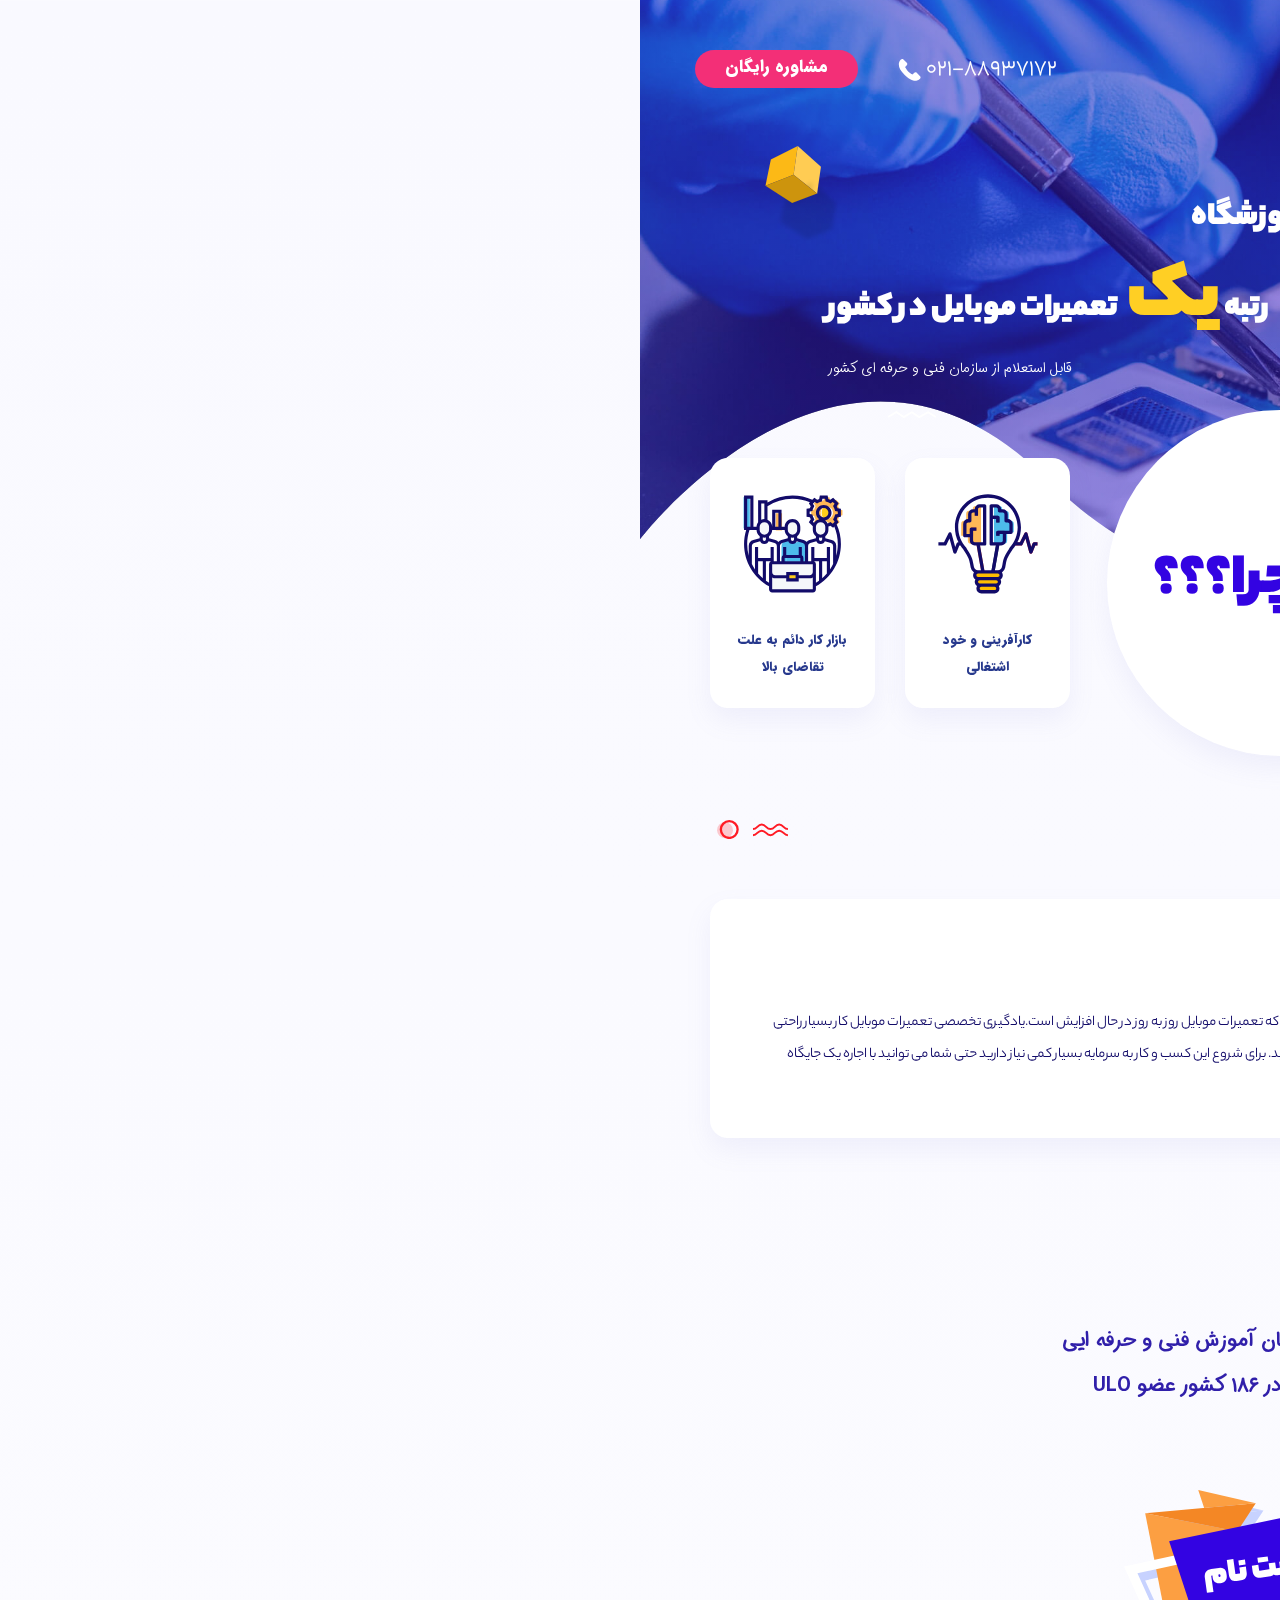
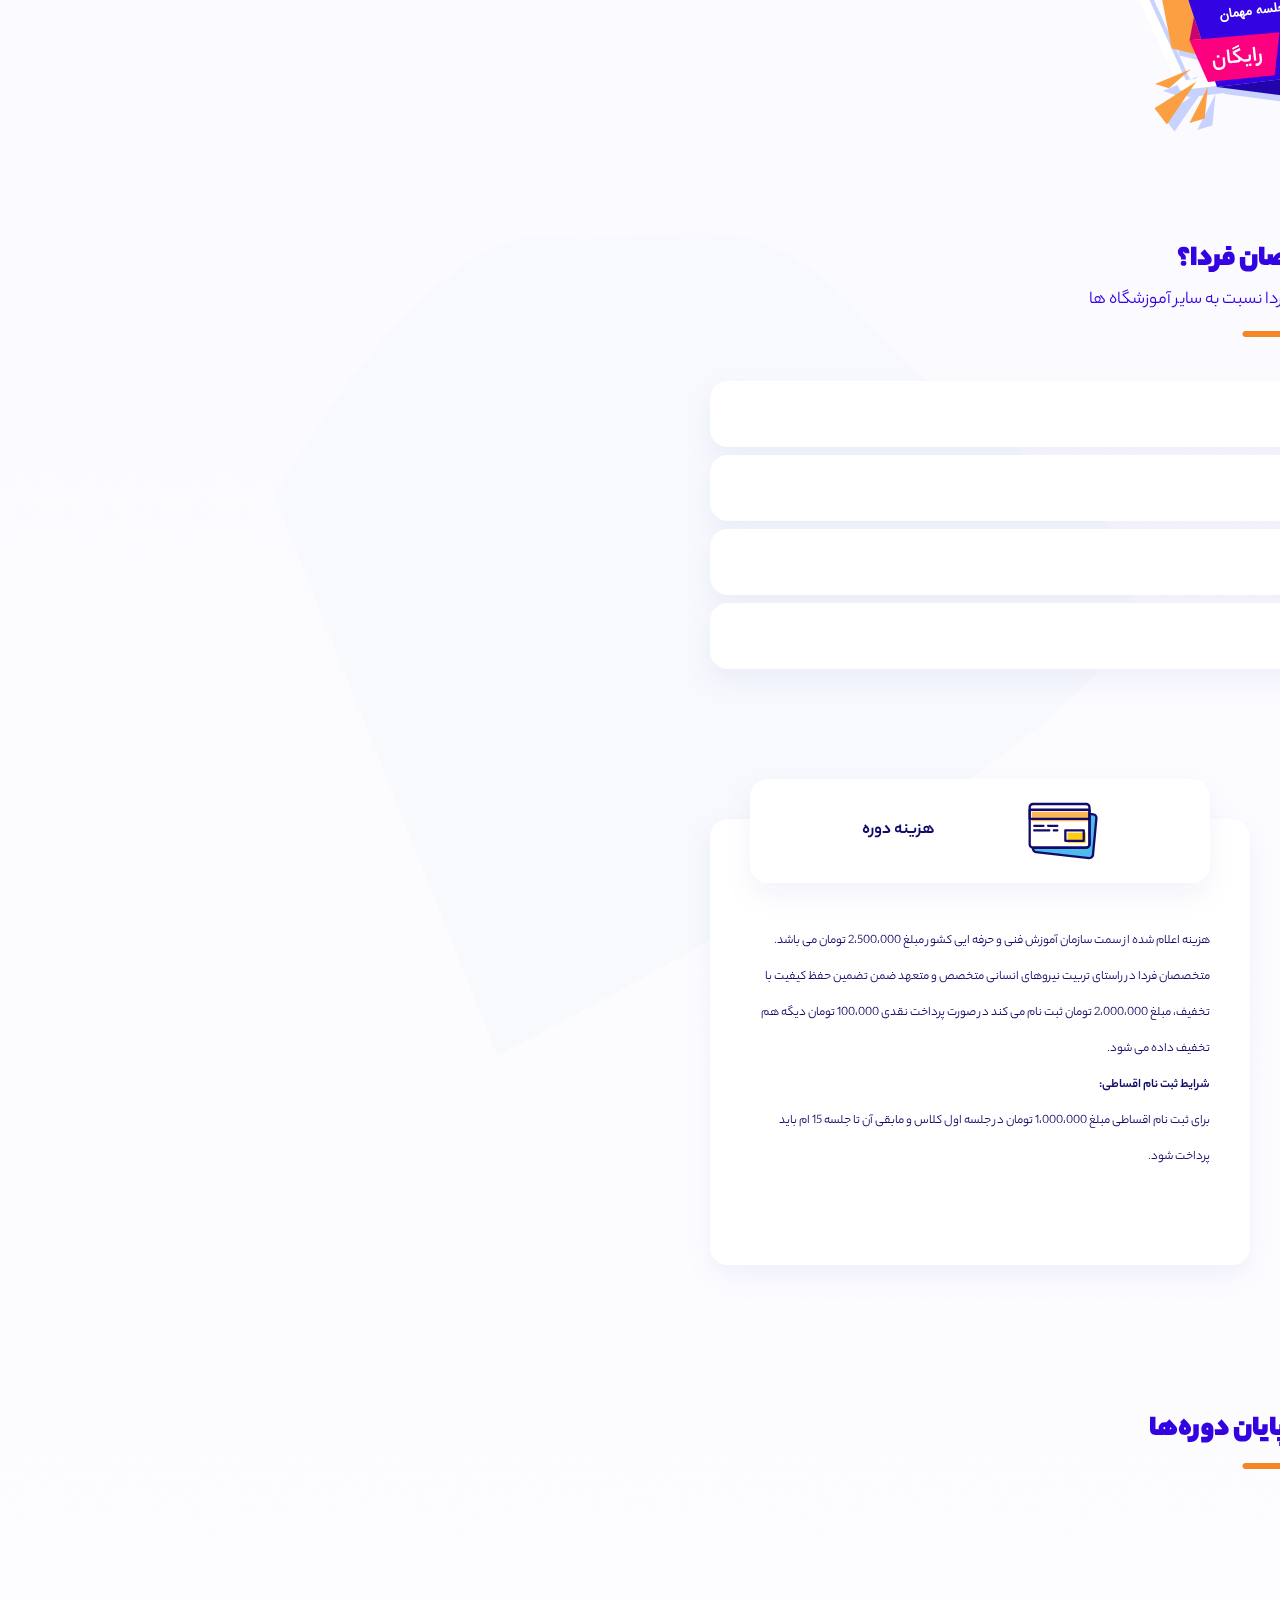
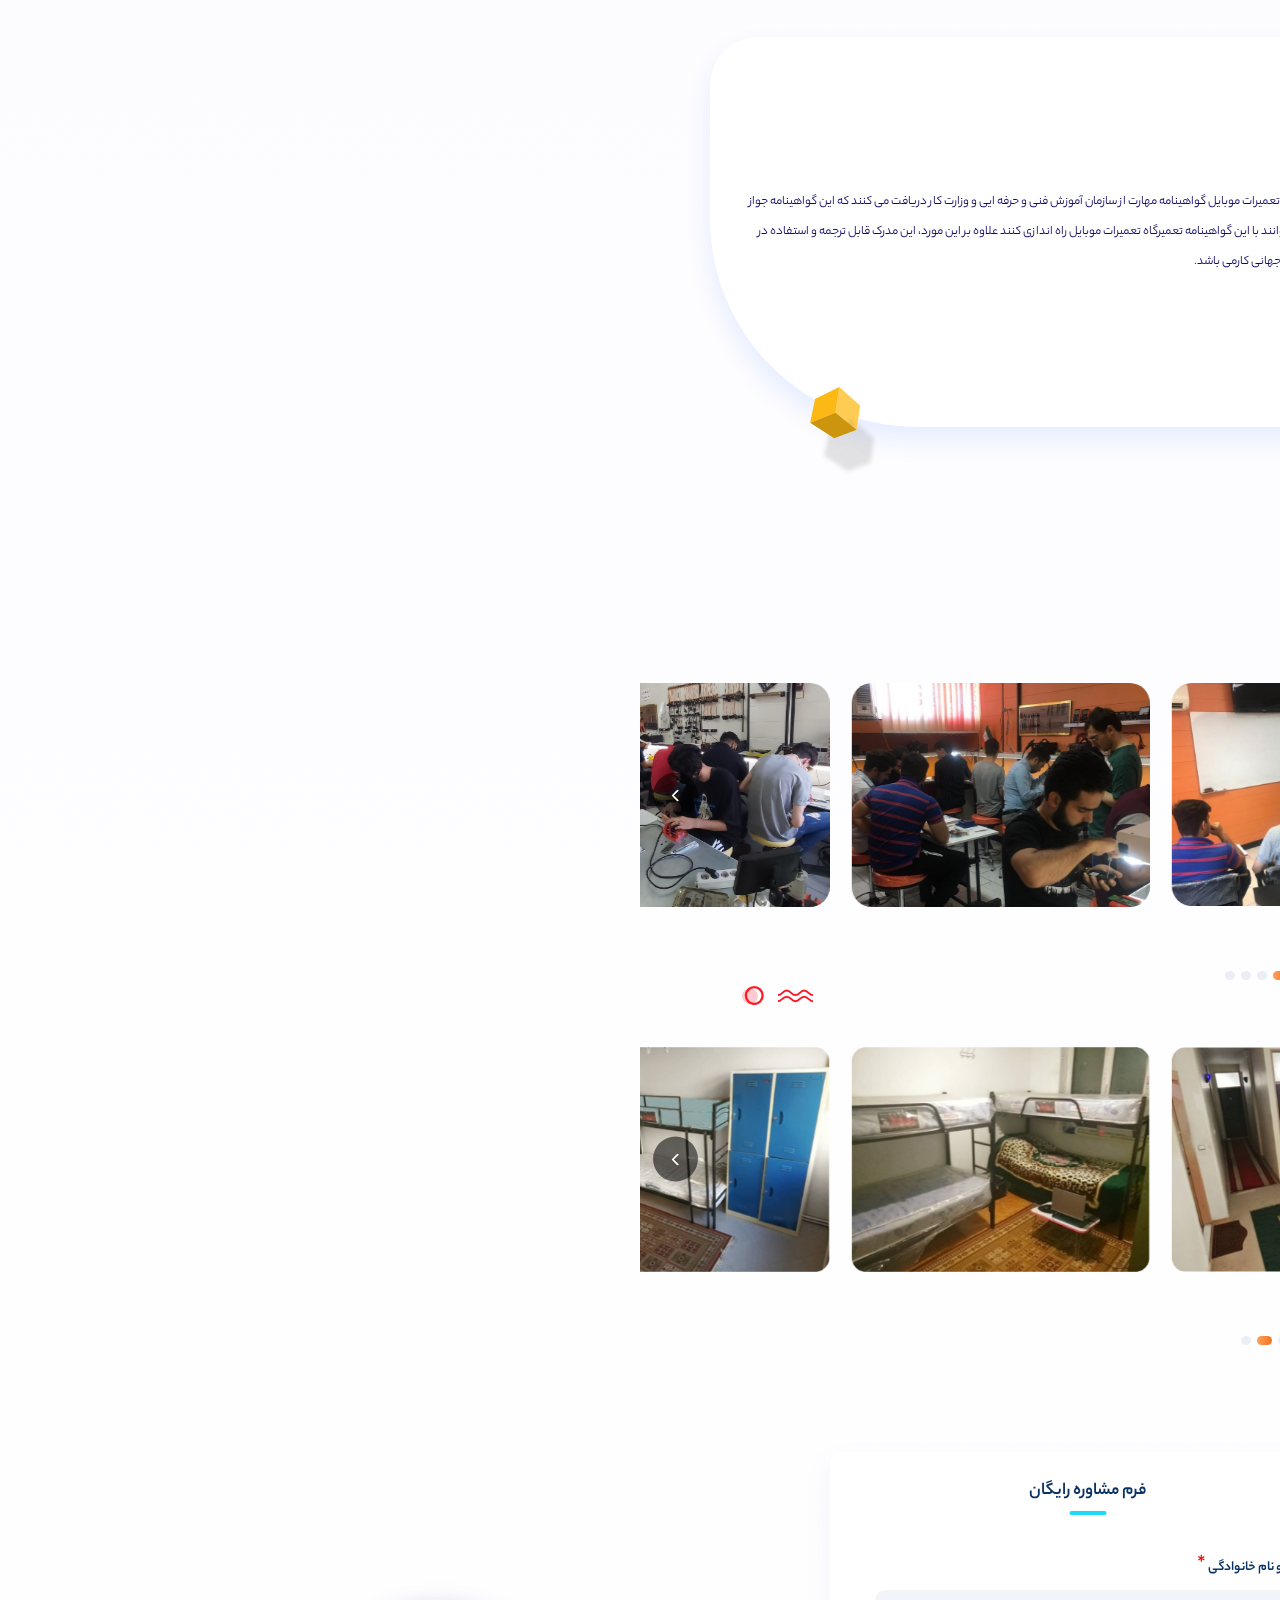
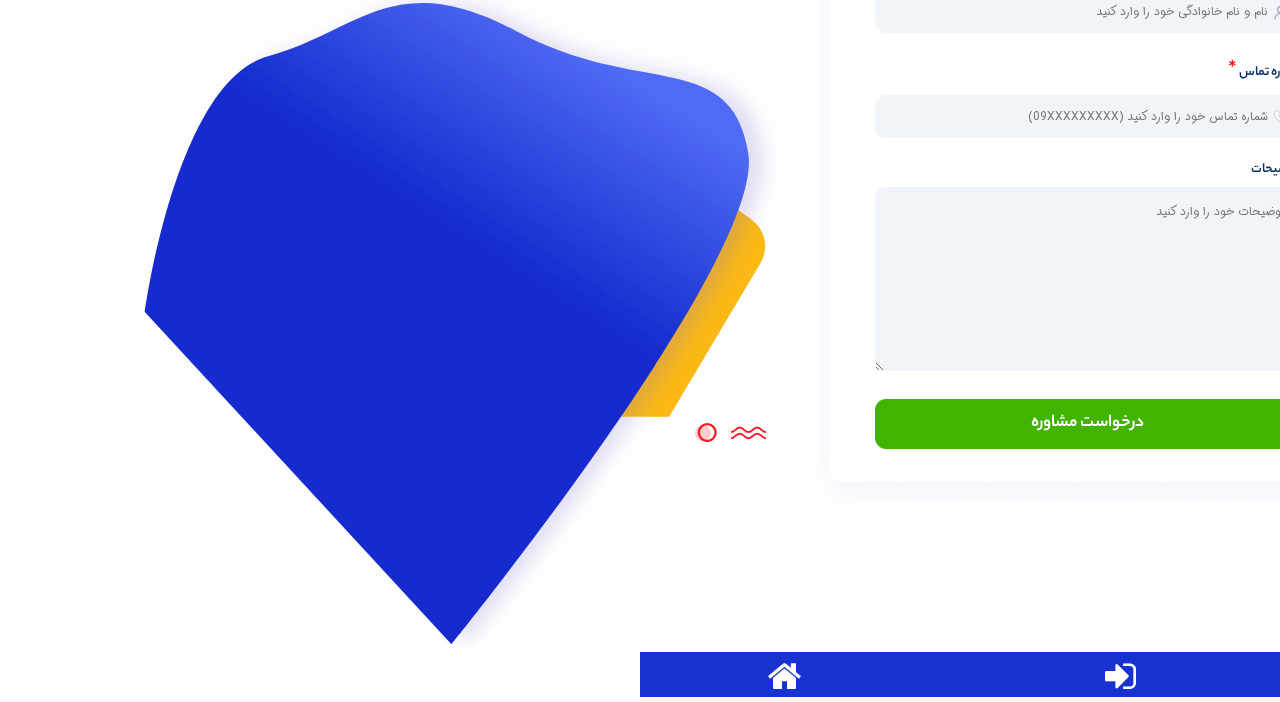
<file: index.html>
<!DOCTYPE html>
<html class="no-js" lang="fa-IR" dir="rtl">

<head>
  <title>آموزشگاه تعمیرات موبایل متخصصان فردا</title>
  <meta charset="UTF-8">
  <meta http-equiv="X-UA-Compatible" content="IE=edge">
  <meta name="viewport" content="width=device-width, initial-scale=1, minimum-scale=1, user-scalable=no">
  <meta name="Designer" content="Made with love by dornaweb, UI design by ivahid.com">
  <link rel="stylesheet" href="assets/css/plugins.css">
  <link rel="stylesheet" href="assets/css/styles.css">
  <link rel="stylesheet" href="https://stackpath.bootstrapcdn.com/font-awesome/4.7.0/css/font-awesome.min.css">
  <script src="assets/js/jquery-2.2.4.min.js"></script>

  <!-- Global site tag (gtag.js) - Google Analytics -->
  <script async src="https://www.googletagmanager.com/gtag/js?id=UA-168789720-1"></script>
  <script>
    window.dataLayer = window.dataLayer || [];
    function gtag(){dataLayer.push(arguments);}
    gtag('js', new Date());

    gtag('config', 'UA-168789720-1');
  </script>

  <!-- Google Tag Manager -->
  <script>
    (function (w, d, s, l, i) {
      w[l] = w[l] || [];
      w[l].push({
        'gtm.start': new Date().getTime(),
        event: 'gtm.js'
      });
      var f = d.getElementsByTagName(s)[0],
        j = d.createElement(s),
        dl = l != 'dataLayer' ? '&l=' + l : '';
      j.async = true;
      j.src =
        'https://www.googletagmanager.com/gtm.js?id=' + i + dl;
      f.parentNode.insertBefore(j, f);
    })(window, document, 'script', 'dataLayer', 'GTM-5TWN5MF');
  </script>
  <!-- End Google Tag Manager -->
</head>

<body class="home">

  <svg xmlns="http://www.w3.org/2000/svg" xmlns:xlink="http://www.w3.org/1999/xlink" width="0" height="0"
    style="position:absolute">

    <symbol id="LinkedIn" viewBox="0 0 19 17">
      <path
        d="M.926 16.747h3.756v-11.3H.926zM2.829 0C1.543 0 .702.843.702 1.952c0 1.085.817 1.953 2.077 1.953h.025c1.31 0 2.125-.868 2.125-1.953C4.904.843 4.114 0 2.83 0zm15.399 10.267c0-3.47-1.853-5.085-4.325-5.085-1.996 0-2.887 1.098-3.387 1.867v.036h-.024l.024-.036V5.447H6.76c.05 1.06 0 11.3 0 11.3h3.758v-6.31c0-.339.025-.675.124-.917.272-.675.89-1.374 1.928-1.374 1.36 0 1.903 1.037 1.903 2.555v6.046h3.756v-6.48z">
      </path>
    </symbol>

    <symbol id="arrow" viewBox="0 0 11 18">
      <path
        d="M10.585 9.87l-7.723 7.723a1.257 1.257 0 1 1-1.78-1.778L7.918 8.98 1.083 2.147A1.258 1.258 0 0 1 2.863.368l7.722 7.724a1.253 1.253 0 0 1 0 1.778z">
      </path>
    </symbol>

    <symbol id="arrowleft" viewBox="0 0 11 18">
      <path
        d="M1.075 9.87l7.723 7.724a1.257 1.257 0 1 0 1.779-1.78L3.743 8.982l6.834-6.834A1.258 1.258 0 0 0 8.797.37L1.075 8.092a1.253 1.253 0 0 0 0 1.778z">
      </path>
    </symbol>

    <symbol id="bg_1" viewBox="0 0 66.795 86.479">
      <defs>
        <filter id="a" x="0" y="0" width="44.246" height="76.932" filterUnits="userSpaceOnUse">
          <feOffset dx="10" dy="28"></feOffset>
          <feGaussianBlur stdDeviation="3" result="blur"></feGaussianBlur>
          <feFlood flood-opacity=".09"></feFlood>
          <feComposite operator="in" in2="blur"></feComposite>
          <feComposite in="SourceGraphic"></feComposite>
        </filter>
        <filter id="b" x="19.122" y="1.625" width="47.673" height="71.146" filterUnits="userSpaceOnUse">
          <feOffset dx="10" dy="28"></feOffset>
          <feGaussianBlur stdDeviation="3" result="blur-2"></feGaussianBlur>
          <feFlood flood-opacity=".09"></feFlood>
          <feComposite operator="in" in2="blur-2"></feComposite>
          <feComposite in="SourceGraphic"></feComposite>
        </filter>
        <filter id="c" x="2.396" y="23.232" width="62.391" height="63.248" filterUnits="userSpaceOnUse">
          <feOffset dx="10" dy="28"></feOffset>
          <feGaussianBlur stdDeviation="3" result="blur-3"></feGaussianBlur>
          <feFlood flood-opacity=".09"></feFlood>
          <feComposite operator="in" in2="blur-3"></feComposite>
          <feComposite in="SourceGraphic"></feComposite>
        </filter>
      </defs>
      <g data-name="Group 5740" transform="matrix(1 0 0 1 .002 .003)">
        <path data-name="Path 11" d="M0 15.107L3.347 38.16 22 21.516 18.934 0z" transform="rotate(-175 11.832 19.486)"
          fill="#ff5895" filter="url(#a)"></path>
        <path data-name="Path 12" d="M0 0l4.339 21.184L25.982 32 22.635 8.951z" transform="rotate(-175 23.286 16.902)"
          fill="#ff6fa4" filter="url(#b)"></path>
        <path data-name="Path 13" d="M22.635 22.711L41.569 7.6 21.484 0 0 13.76z" transform="rotate(-175 22.985 23.784)"
          fill="#c32961" filter="url(#c)"></path>
      </g>
    </symbol>

    <symbol id="card" viewBox="0 0 98 80">
      <path fill="#4dbbeb"
        d="M91.416 16.556l-5.314-.483v42.512c0 2.737-2.094 4.83-4.831 4.83H7.037l-.161.806c-.323 2.576 1.61 4.992 4.347 5.314l74.396 8.373c2.576.322 4.991-1.61 5.314-4.348l4.83-51.69c.322-2.576-1.61-4.992-4.347-5.314">
      </path>
      <path fill="#fff"
        d="M81.27 63.416H7.198c-2.737 0-4.83-2.094-4.83-4.831V7.055c0-2.737 2.093-4.83 4.83-4.83h74.074c2.737 0 4.83 2.093 4.83 4.83v51.53c0 2.737-2.093 4.83-4.83 4.83">
      </path>
      <path fill="#feb756" d="M5.367 26.437h81.668V12.909H5.367z"></path>
      <path fill="#ffcd19" d="M55.286 56.754H81.05V42.26H55.286z"></path>
      <path fill="#120b69"
        d="M81.27 3.835a3.23 3.23 0 0 1 3.221 3.22v51.53a3.23 3.23 0 0 1-3.22 3.22H7.197a3.23 3.23 0 0 1-3.22-3.22V7.055a3.23 3.23 0 0 1 3.22-3.22zm0 61.191c3.543 0 6.442-2.898 6.442-6.441V7.055c0-3.542-2.899-6.44-6.441-6.44H7.197c-3.542 0-6.44 2.898-6.44 6.44v51.53c0 3.543 2.898 6.441 6.44 6.441h74.074z">
      </path>
      <path fill="#120b69"
        d="M3.977 11.887h80.514v9.661H3.978zm83.735 11.272V10.276c0-.966-.644-1.61-1.61-1.61H2.367c-.967 0-1.61.644-1.61 1.61V23.16c0 .966.643 1.61 1.61 1.61h83.735c.966 0 1.61-.644 1.61-1.61zM53.896 40.872H76.44v11.272H53.896zM79.66 53.754V39.262c0-.967-.644-1.61-1.61-1.61H52.286c-.967 0-1.61.643-1.61 1.61v14.492c0 .966.643 1.61 1.61 1.61H78.05c.966 0 1.61-.644 1.61-1.61zM21.69 34.43H8.808c-.966 0-1.61-.644-1.61-1.61 0-.966.644-1.61 1.61-1.61H21.69c.966 0 1.61.644 1.61 1.61 0 .966-.644 1.61-1.61 1.61zM41.014 34.43H28.13c-.966 0-1.61-.644-1.61-1.61 0-.966.644-1.61 1.61-1.61h12.882c.967 0 1.61.644 1.61 1.61 0 .966-.643 1.61-1.61 1.61zM29.742 40.872H8.808c-.966 0-1.61-.644-1.61-1.61 0-.967.644-1.61 1.61-1.61h20.934c.966 0 1.61.643 1.61 1.61 0 .966-.644 1.61-1.61 1.61zM41.014 40.872h-4.831c-.967 0-1.61-.644-1.61-1.61 0-.967.643-1.61 1.61-1.61h4.83c.967 0 1.61.643 1.61 1.61.001.966-.643 1.61-1.61 1.61z">
      </path>
      <path fill="#120b69"
        d="M8.647 65.026H81.27c3.542 0 6.44-2.899 6.44-6.441v-40.74l3.705.322c.805 0 1.61.483 2.093 1.127.483.644.805 1.61.644 2.415l-4.83 51.69c-.162 1.772-1.772 3.06-3.543 2.899l-74.235-8.373c-1.61-.161-2.737-1.45-2.898-2.899zm77.455 14.493c3.22 0 6.119-2.416 6.441-5.475l4.83-51.69c.162-1.611-.321-3.382-1.448-4.67-1.128-1.45-2.577-2.255-4.348-2.416l-5.314-.644c-.483-.161-.966 0-1.288.322-.323.161-.484.644-.484 1.127v42.512a3.23 3.23 0 0 1-3.22 3.22H7.036c-.805 0-1.449.645-1.449 1.45l-.16.805a6.266 6.266 0 0 0 5.635 7.085l74.396 8.374h.644z">
      </path>
    </symbol>

    <symbol id="condominium" viewBox="0 0 64 64">
      <g data-name="Condominium">
        <path d="M9 11h46v47H9z" fill="#c6c5ca"></path>
        <path d="M27 29h10v10H27z" fill="#c2dff6"></path>
        <g fill="#83d8f4">
          <path d="M13 29h10v10H13zM41 29h10v10H41zM27 15h10v10H27z"></path>
        </g>
        <path d="M13 15h10v10H13z" fill="#c2dff6"></path>
        <path d="M41 15h10v10H41zM13 43h10v10H13zM27 43h10v10H27z" fill="#83d8f4"></path>
        <path d="M42 43h8v12h-8z" fill="#898890"></path>
        <path d="M40 55h12v3H40z" fill="#57565c"></path>
        <path d="M6 7h52v4H6z" fill="#ed1c24"></path>
        <path
          d="M62 57h-1a1 1 0 0 0 0 2h1a1 1 0 0 0 0-2zM27 40h10a1 1 0 0 0 1-1V29a1 1 0 0 0-1-1H27a1 1 0 0 0-1 1v10a1 1 0 0 0 1 1zm1-2v-2h3v2zm8 0h-3v-2h3zm-8-8h8v4h-8zM13 40h10a1 1 0 0 0 1-1V29a1 1 0 0 0-1-1H13a1 1 0 0 0-1 1v10a1 1 0 0 0 1 1zm1-2v-2h3v2zm8 0h-3v-2h3zm-8-8h8v4h-8zM41 40h10a1 1 0 0 0 1-1V29a1 1 0 0 0-1-1H41a1 1 0 0 0-1 1v10a1 1 0 0 0 1 1zm1-2v-2h3v2zm8 0h-3v-2h3zm-8-8h8v4h-8zM27 26h10a1 1 0 0 0 1-1V15a1 1 0 0 0-1-1H27a1 1 0 0 0-1 1v10a1 1 0 0 0 1 1zm1-2v-2h3v2zm8 0h-3v-2h3zm-8-8h8v4h-8zM13 26h10a1 1 0 0 0 1-1V15a1 1 0 0 0-1-1H13a1 1 0 0 0-1 1v10a1 1 0 0 0 1 1zm1-2v-2h3v2zm8 0h-3v-2h3zm-8-8h8v4h-8zM41 26h10a1 1 0 0 0 1-1V15a1 1 0 0 0-1-1H41a1 1 0 0 0-1 1v10a1 1 0 0 0 1 1zm1-2v-2h3v2zm8 0h-3v-2h3zm-8-8h8v4h-8zM13 54h10a1 1 0 0 0 1-1V43a1 1 0 0 0-1-1H13a1 1 0 0 0-1 1v10a1 1 0 0 0 1 1zm1-2v-2h3v2zm8 0h-3v-2h3zm-8-8h8v4h-8zM27 54h10a1 1 0 0 0 1-1V43a1 1 0 0 0-1-1H27a1 1 0 0 0-1 1v10a1 1 0 0 0 1 1zm1-2v-2h3v2zm8 0h-3v-2h3zm-8-8h8v4h-8z">
        </path>
        <path
          d="M58 6H6a1 1 0 0 0-1 1v4a1 1 0 0 0 1 1h2v45H2a1 1 0 0 0 0 2h56a1 1 0 0 0 0-2h-2V12h2a1 1 0 0 0 1-1V7a1 1 0 0 0-1-1zM41 57v-1h10v1zm8-3h-6V44h6zm5 3h-1v-2a1 1 0 0 0-1-1h-1V43a1 1 0 0 0-1-1h-8a1 1 0 0 0-1 1v11h-1a1 1 0 0 0-1 1v2H10V12h44zm3-47H7V8h50z">
        </path>
      </g>
    </symbol>

    <symbol id="deg-icon" viewBox="0 0 95 97">
      <path fill="#fff"
        d="M30.757 9.353a1.405 1.405 0 1 1 2.152-1.806 1.405 1.405 0 0 1-2.152 1.806zM20.097 18.298a1.181 1.181 0 1 1 1.81-1.52 1.181 1.181 0 0 1-1.81 1.52zM55.063 15.597a1.628 1.628 0 1 1 2.302-2.303 1.628 1.628 0 0 1-2.302 2.303zM45.223 25.435a1.405 1.405 0 1 1 1.987-1.987 1.405 1.405 0 0 1-1.987 1.987zM35.384 35.276a1.18 1.18 0 0 1 0-1.67 1.181 1.181 0 1 1 0 1.67zM87.87 8.218a2.074 2.074 0 1 1 2.667-3.177 2.074 2.074 0 0 1-2.667 3.177zM78.925 18.876a1.85 1.85 0 1 1 2.378-2.834 1.85 1.85 0 0 1-2.378 2.834zM69.981 29.537a1.627 1.627 0 1 1 2.092-2.494 1.627 1.627 0 0 1-2.092 2.494zM61.036 40.196a1.405 1.405 0 1 1 1.806-2.152 1.405 1.405 0 0 1-1.806 2.153zM52.092 50.856a1.182 1.182 0 1 1 1.519-1.811 1.182 1.182 0 0 1-1.52 1.81zM102.02 19.327a2.073 2.073 0 1 1 2.378-3.397 2.073 2.073 0 0 1-2.377 3.397zM94.038 30.726a1.85 1.85 0 1 1 2.124-3.032 1.85 1.85 0 0 1-2.124 3.032zM86.057 42.124a1.627 1.627 0 1 1 1.865-2.666 1.627 1.627 0 0 1-1.865 2.666zM78.076 53.523a1.404 1.404 0 1 1 1.609-2.301 1.404 1.404 0 0 1-1.61 2.301zM70.094 64.92a1.182 1.182 0 1 1 1.356-1.936 1.182 1.182 0 0 1-1.356 1.936zM103.17 53.264a1.63 1.63 0 0 1-.596-2.225 1.628 1.628 0 1 1 .596 2.225zM96.212 65.315a1.406 1.406 0 0 1 1.405-2.435 1.405 1.405 0 0 1-1.405 2.435zM89.254 77.365a1.183 1.183 0 1 1 1.184-2.048 1.183 1.183 0 0 1-1.184 2.048z"
        opacity=".34"></path>
      <path fill="#fff"
        d="M30.033 11.759H73.26a6.65 6.65 0 0 1 6.65 6.65v71.488a6.65 6.65 0 0 1-6.65 6.65H30.033a6.65 6.65 0 0 1-6.65-6.65V18.409a6.65 6.65 0 0 1 6.65-6.65z">
      </path>
      <path fill="#ffcd19" d="M84.983 18.409a6.65 6.65 0 1 1-13.3 0 6.65 6.65 0 0 1 13.3 0z"></path>
      <path fill="#649454"
        d="M64.946 43.347H36.683a1.663 1.663 0 0 1 0-3.326h28.263a1.662 1.662 0 1 1 0 3.326zM64.946 51.659H41.67a1.663 1.663 0 1 1 0-3.325h23.275a1.662 1.662 0 1 1 0 3.325zM64.946 59.972H53.308a1.663 1.663 0 1 1 0-3.326h11.638a1.662 1.662 0 1 1 0 3.326z">
      </path>
      <path fill="#d87d00"
        d="M31.099 96.291l-1.097-4.1a.832.832 0 0 0-1.01-.582l-4.098 1.1a.83.83 0 0 1-.926-1.208l9.39-16.566 8.645 4.987-9.39 16.567a.831.831 0 0 1-1.514-.198z">
      </path>
      <path fill="#2695c6" d="M15.16 39l30.093 26.015L79.95 76.406l-7.481 12.96L7.678 51.96z"></path>
      <path fill="#4dbbeb"
        d="M58.44 92.64l-26.317-17L4.242 61.35a7.822 7.822 0 0 1-2.864-10.686l.783-1.355a7.824 7.824 0 0 1 10.686-2.865l26.317 17.008 27.881 14.29a7.823 7.823 0 0 1 2.865 10.685l-.001.002-.783 1.354A7.822 7.822 0 0 1 58.44 92.64z">
      </path>
      <path fill="#feb756"
        d="M39.101 60.3l5.759 3.325a1.663 1.663 0 0 1 .609 2.271L34.663 84.613a1.663 1.663 0 0 1-2.271.61l-5.76-3.326a1.663 1.663 0 0 1-.608-2.271L36.83 60.909a1.663 1.663 0 0 1 2.271-.61z">
      </path>
      <path fill="#120b69"
        d="M89.402 18.92l1.792 5.539-5.184 2.649a1.659 1.659 0 0 0-.723.724l-2.652 5.183-5.54-1.792a1.638 1.638 0 0 0-1.022 0l-5.54 1.792-2.648-5.183a1.656 1.656 0 0 0-.725-.724l-5.184-2.65 1.792-5.538c.11-.332.11-.69 0-1.023l-1.792-5.538 5.185-2.649c.311-.159.565-.413.724-.724l2.649-5.184 5.54 1.793c.331.107.69.107 1.022 0l5.54-1.793 2.647 5.184c.16.311.412.565.724.724l5.184 2.65-1.793 5.537a1.67 1.67 0 0 0 0 1.023zm3.324-.511l2.063-6.374c.252-.78-.1-1.626-.831-1.995l-5.96-3.046-3.048-5.967a1.661 1.661 0 0 0-1.994-.831l-6.373 2.07L70.207.201a1.663 1.663 0 0 0-1.995.832l-3.043 5.96-5.967 3.047c-.027.015-.046.04-.072.055H30.033a8.323 8.323 0 0 0-8.313 8.313v22.86a1.662 1.662 0 0 0 3.326 0v-22.86a4.988 4.988 0 0 1 4.987-4.988h28.793l1.615 4.988-2.063 6.373c-.253.78.1 1.626.83 1.995l5.967 3.048 3.048 5.967a1.663 1.663 0 0 0 1.995.831l6.366-2.071 1.663.539v36.518a1.662 1.662 0 1 0 3.325 0V36.166l1.388.449c.778.252 1.625-.1 1.995-.83l3.048-5.968 5.966-3.048a1.662 1.662 0 0 0 .832-1.994z">
      </path>
      <path fill="#120b69"
        d="M76.583 23.396a4.987 4.987 0 1 1 0-9.974 4.987 4.987 0 0 1 0 9.974zm0-13.3a8.312 8.312 0 1 0 8.313 8.312 8.323 8.323 0 0 0-8.313-8.312zM36.683 43.347h28.263a1.663 1.663 0 0 0 0-3.326H36.683a1.663 1.663 0 1 0 0 3.326zM64.946 48.334H41.67a1.663 1.663 0 1 0 0 3.326h23.275a1.663 1.663 0 0 0 0-3.326z">
      </path>
      <g>
        <path fill="#120b69" d="M64.946 56.646H53.308a1.663 1.663 0 0 0 0 3.326h11.638a1.662 1.662 0 1 0 0-3.326z">
        </path>
      </g>
      <g>
        <path fill="#120b69"
          d="M40.008 26.722h9.975a1.663 1.663 0 0 0 0-3.326h-9.975a4.988 4.988 0 0 0 0 9.975h9.975a1.663 1.663 0 1 0 0-3.325h-9.975a1.662 1.662 0 0 1 0-3.324z">
        </path>
      </g>
    </symbol>

    <symbol id="facebook-icon" viewBox="0 0 10 17">
      <path
        d="M8.946.003L6.774 0c-2.44 0-4.016 1.617-4.016 4.121v1.9H.575a.341.341 0 0 0-.342.342v2.753c0 .188.153.341.342.341h2.183v6.947c0 .188.153.341.342.341h2.848a.341.341 0 0 0 .342-.341V9.457h2.552a.341.341 0 0 0 .342-.341V6.363a.342.342 0 0 0-.34-.342H6.29v-1.61c0-.775.184-1.168 1.193-1.168h1.462a.341.341 0 0 0 .342-.342V.345a.342.342 0 0 0-.341-.342z">
      </path>
    </symbol>

    <symbol id="glub-icon" viewBox="0 0 111 111">
      <path fill="#fff"
        d="M80.805 60.875h.293c-7.332 10.997-6.58 11.987-8.358 20.547-.605 2.95-3.116 5.113-6.14 5.113H44.275c-3.024 0-5.535-2.162-6.14-5.113-1.778-8.56-1.026-9.55-8.358-20.547h.294a34.611 34.611 0 0 1-9.458-23.827c0-19.227 15.598-34.825 34.825-34.825 19.226 0 34.824 15.598 34.824 34.825 0 9.22-3.592 17.614-9.457 23.827z">
      </path>
      <path fill="#feb756"
        d="M47.772 55.377V13.22h-5.499a3.666 3.666 0 0 0-3.665 3.665v1.833h-3.666a3.666 3.666 0 0 0-3.666 3.666v7.331h-1.833a3.666 3.666 0 0 0-3.666 3.666v12.83h7.332v5.499a3.666 3.666 0 0 0 3.666 3.666z">
      </path>
      <path fill="#4dbbeb"
        d="M62.103 55.377V13.22h5.499a3.666 3.666 0 0 1 3.666 3.665v1.833h3.665a3.666 3.666 0 0 1 3.666 3.666v7.331h1.833a3.666 3.666 0 0 1 3.666 3.666v9.164h-7.332v9.165a3.666 3.666 0 0 1-3.665 3.666z">
      </path>
      <path fill="#2e5166"
        d="M68.268 46.212h-3.666v-3.665c0-1.013.82-1.833 1.833-1.833h7.331v3.665h-5.498zM68.268 31.55h-3.666v-3.666h-5.499v-3.666h7.332c1.013 0 1.833.82 1.833 1.833z">
      </path>
      <path fill="#e15d2d"
        d="M38.942 46.212h-3.666v-7.331c0-1.012.82-1.833 1.833-1.833h5.499v3.666h-3.666zM40.775 24.218v-5.499h3.665v5.499z">
      </path>
      <path fill="#ffbe00" d="M44.44 86.535h21.995a3.666 3.666 0 1 1 0 7.331H44.44a3.666 3.666 0 1 1 0-7.331z"></path>
      <path fill="#ffbe00" d="M46.273 93.867h18.329a3.666 3.666 0 1 1 0 7.331H46.273a3.666 3.666 0 1 1 0-7.331z"></path>
      <path fill="#ffbe00" d="M48.106 101.198H62.77a3.666 3.666 0 1 1 0 7.331H48.106a3.666 3.666 0 1 1 0-7.331z"></path>
      <g>
        <path fill="#e15d2d" d="M46.242 55.057l5.5 31.16-3.61.636-5.498-31.16z"></path>
      </g>
      <g>
        <path fill="#2e5166" d="M64.63 55.057l3.608.638-5.503 31.16-3.608-.638z"></path>
      </g>
      <g>
        <path fill="#e7343a"
          d="M103.092 66.374a1.835 1.835 0 0 1-1.768-1.35l-4.237-15.535-3.353 6.707a1.833 1.833 0 0 1-1.639 1.013h-7.332v-3.666h6.199l4.992-9.984a1.813 1.813 0 0 1 1.82-1.004 1.835 1.835 0 0 1 1.588 1.342l4.06 14.885 1.634-4.087c.284-.708 1.02-1.128 1.74-1.152l3.665.074-.075 3.666-2.396-.049-3.195 7.988a1.834 1.834 0 0 1-1.703 1.152z">
        </path>
      </g>
      <g>
        <path fill="#120b69"
          d="M38.942 46.212v-5.498h3.666v-3.666h-5.5c-1.012 0-1.832.82-1.832 1.833v5.498H31.61V33.382c0-1.01.822-1.833 1.833-1.833h1.833c1.013 0 1.833-.82 1.833-1.833v-7.331c0-1.01.821-1.833 1.833-1.833h1.833v3.666h3.665v-7.332c0-1.01.822-1.833 1.833-1.833h3.666v38.49h-9.164a1.835 1.835 0 0 1-1.833-1.832zm21.994-18.328h3.666v3.665h3.666v-5.498c0-1.013-.82-1.833-1.833-1.833h-5.499v-9.165h3.666c1.011 0 1.833.823 1.833 1.833v1.833c0 1.012.82 1.833 1.833 1.833h3.665c1.012 0 1.833.823 1.833 1.833v7.331c0 1.013.82 1.833 1.833 1.833h1.833c1.011 0 1.833.823 1.833 1.833v7.332h-12.83c-1.013 0-1.833.82-1.833 1.832v3.666h3.666V44.38h3.665v7.332c0 1.01-.821 1.833-1.832 1.833h-9.165zm18.535 31.733a1.84 1.84 0 0 0-.496 1.144c-5.862 8.898-6.315 11.313-7.366 16.896-.187 1-.397 2.11-.664 3.397-.44 2.148-2.228 3.648-4.345 3.648h-3.48l4.852-27.493H70.1a5.505 5.505 0 0 0 5.498-5.498v-7.332h5.499c1.013 0 1.833-.82 1.833-1.832v-9.165a5.505 5.505 0 0 0-5.499-5.498v-5.499a5.505 5.505 0 0 0-5.499-5.499H70.1a5.505 5.505 0 0 0-5.5-5.498h-5.498c-1.013 0-1.833.82-1.833 1.833v42.156c0 1.012.82 1.832 1.833 1.832h5.148l-4.852 27.493h-7.923L46.624 57.21h5.148c1.013 0 1.833-.82 1.833-1.832V13.22c0-1.013-.82-1.833-1.833-1.833h-5.499a5.505 5.505 0 0 0-5.498 5.498h-1.833a5.505 5.505 0 0 0-5.499 5.499v5.499a5.505 5.505 0 0 0-5.498 5.498v12.83c0 1.012.82 1.833 1.832 1.833h5.5v3.666a5.505 5.505 0 0 0 5.498 5.498h2.129l4.851 27.493h-3.48c-2.117 0-3.905-1.5-4.345-3.653a173.455 173.455 0 0 1-.664-3.392c-1.05-5.583-1.504-7.998-7.366-16.896a1.84 1.84 0 0 0-.495-1.144c-5.778-6.12-8.959-14.134-8.959-22.57 0-18.19 14.8-32.99 32.992-32.99 18.19 0 32.991 14.8 32.991 32.99 0 8.436-3.18 16.45-8.958 22.57zm-16.702 47.08H48.106a1.835 1.835 0 0 1-1.833-1.833c0-1.01.822-1.833 1.833-1.833H62.77c1.011 0 1.833.823 1.833 1.833s-.822 1.833-1.833 1.833zm3.666-9.164c0 1.01-.822 1.832-1.833 1.832H46.273a1.835 1.835 0 0 1-1.833-1.832c0-1.01.822-1.833 1.833-1.833h18.329c1.011 0 1.833.822 1.833 1.833zm0-9.165c1.011 0 1.833.823 1.833 1.833s-.822 1.833-1.833 1.833H44.44a1.835 1.835 0 0 1-1.832-1.833c0-1.01.821-1.833 1.832-1.833zm40.36-34.824c-.72.023-1.455.444-1.74 1.151l-1.634 4.088-4.06-14.886a1.835 1.835 0 0 0-1.587-1.342 1.813 1.813 0 0 0-1.82 1.005l-4.992 9.984h-2.807a36.457 36.457 0 0 0 3.94-16.496C92.095 16.835 75.65.39 55.437.39S18.78 16.835 18.78 37.048a36.46 36.46 0 0 0 3.942 16.5l-.239-.004c-.737.023-1.455.444-1.74 1.151l-1.634 4.088-4.06-14.886a1.835 1.835 0 0 0-1.587-1.342 1.807 1.807 0 0 0-1.82 1.005L6.65 53.544H.452v3.665h7.331c.694 0 1.328-.392 1.64-1.013l3.352-6.706 4.237 15.533a1.835 1.835 0 0 0 3.47.2l3.195-7.988 1.23.025c.94 1.413 1.952 2.786 3.095 4.07.05.197.134.388.25.562 6.016 9.023 6.367 10.893 7.41 16.443.194 1.02.407 2.152.677 3.455a8.208 8.208 0 0 0 3.59 5.282 5.46 5.46 0 0 0-.987 3.13c0 1.952 1.03 3.66 2.568 4.635a5.433 5.433 0 0 0-.735 2.696c0 1.953 1.03 3.66 2.568 4.636a5.433 5.433 0 0 0-.735 2.696 5.505 5.505 0 0 0 5.498 5.498H62.77a5.505 5.505 0 0 0 5.499-5.498c0-.985-.281-1.896-.736-2.696 1.538-.976 2.569-2.683 2.569-4.636 0-.984-.281-1.896-.736-2.696 1.538-.976 2.568-2.683 2.568-4.635 0-1.164-.368-2.24-.987-3.13a8.203 8.203 0 0 0 3.59-5.278c.27-1.307.483-2.44.676-3.459 1.044-5.55 1.395-7.42 7.41-16.443.117-.174.201-.365.251-.562 1.157-1.3 2.18-2.689 3.129-4.12h6.093c.694 0 1.328-.392 1.64-1.013l3.352-6.707 4.237 15.534a1.835 1.835 0 0 0 3.47.199l3.195-7.988 2.397.049.075-3.666z">
        </path>
      </g>
    </symbol>

    <symbol id="handd-icon" viewBox="0 0 94 86">
      <path fill="#fff"
        d="M-9.657 22.222a2.52 2.52 0 1 1 .44-5.02 2.52 2.52 0 0 1-.44 5.02zM5.88 23.1a2.518 2.518 0 1 1 0-5.039 2.52 2.52 0 0 1 0 5.039zM5.88 37.013a2.295 2.295 0 1 1-.001-4.591 2.296 2.296 0 1 1 0 4.591zM5.88 50.93a2.074 2.074 0 1 1 .001-4.147 2.074 2.074 0 0 1-.001 4.147zM5.88 64.846a1.85 1.85 0 1 1 0-3.7 1.85 1.85 0 1 1 0 3.7zM5.88 78.76a1.628 1.628 0 1 1 0-3.255 1.628 1.628 0 0 1 0 3.255zM21.435 22.62a2.518 2.518 0 1 1-.44-5.019 2.518 2.518 0 0 1 2.73 2.29 2.521 2.521 0 0 1-2.29 2.73zM22.648 36.481a2.296 2.296 0 1 1-.402-4.573 2.296 2.296 0 0 1 .402 4.573zM23.862 50.344a2.074 2.074 0 0 1-2.247-1.884 2.07 2.07 0 0 1 1.883-2.246 2.072 2.072 0 1 1 .364 4.13zM25.073 64.206a1.85 1.85 0 1 1-.321-3.687 1.85 1.85 0 0 1 .321 3.687zM26.287 78.07a1.628 1.628 0 1 1-.285-3.245 1.628 1.628 0 0 1 .285 3.245zM36.888 20.786a2.517 2.517 0 0 1-2.918-2.042 2.518 2.518 0 1 1 2.918 2.042zM39.305 34.491a2.296 2.296 0 1 1-.797-4.522 2.296 2.296 0 0 1 .797 4.522zM41.722 48.193a2.073 2.073 0 1 1-.721-4.083 2.073 2.073 0 0 1 .721 4.083zM44.137 61.898a1.852 1.852 0 0 1-2.143-1.502 1.85 1.85 0 1 1 2.143 1.502zM46.554 75.602a1.627 1.627 0 1 1-.567-3.203 1.627 1.627 0 0 1 .567 3.203zM52.125 17.614a2.52 2.52 0 1 1-1.304-4.867 2.52 2.52 0 0 1 1.304 4.867zM55.726 31.054a2.297 2.297 0 1 1-1.189-4.436 2.297 2.297 0 0 1 1.189 4.436zM59.327 44.496a2.074 2.074 0 1 1-1.071-4.006 2.074 2.074 0 0 1 1.071 4.006zM62.929 57.937a1.85 1.85 0 1 1-.958-3.574 1.85 1.85 0 0 1 .958 3.574zM66.53 71.377a1.627 1.627 0 1 1-.841-3.144 1.628 1.628 0 0 1 .841 3.144zM71.785 26.2a2.296 2.296 0 1 1-1.572-4.315 2.296 2.296 0 0 1 1.572 4.315zM76.543 39.277a2.073 2.073 0 1 1-1.418-3.896 2.074 2.074 0 1 1 1.417 3.896zM81.303 52.352a1.85 1.85 0 1 1-1.266-3.476 1.85 1.85 0 0 1 1.266 3.476zM86.063 65.428a1.626 1.626 0 1 1-1.114-3.058 1.628 1.628 0 0 1 1.114 3.058zM90.822 78.506a1.406 1.406 0 0 1-.96-2.642 1.405 1.405 0 0 1 .96 2.642zM87.358 19.965a2.297 2.297 0 1 1-1.94-4.164 2.297 2.297 0 0 1 1.94 4.164zM93.24 32.578a2.073 2.073 0 1 1-1.752-3.759 2.073 2.073 0 0 1 1.751 3.76zM99.12 45.191a1.852 1.852 0 0 1-1.563-3.356 1.85 1.85 0 0 1 1.564 3.356z"
        opacity=".34"></path>
      <path fill="#feb756"
        d="M75.815 31.679a9.151 9.151 0 0 0-5.946 8.57 9.151 9.151 0 0 0 5.946 8.57 9.151 9.151 0 0 0 5.946-8.57 9.151 9.151 0 0 0-5.946-8.57zM68.497 2.407a9.151 9.151 0 0 0-5.946 8.57 9.151 9.151 0 0 0 5.946 8.57 9.151 9.151 0 0 0 5.946-8.57 9.151 9.151 0 0 0-5.946-8.57zM46.183 25.63a9.148 9.148 0 0 0-5.305 8.3 9.148 9.148 0 0 0 5.305 8.302 9.148 9.148 0 0 0 5.306-8.301 9.148 9.148 0 0 0-5.306-8.302z">
      </path>
      <path fill="#4dbbeb" d="M1.995 50.122v28.546h15.184V50.122z"></path>
      <path fill="#120b69" d="M9.862 51.226a1.83 1.83 0 1 0 .001 3.66 1.83 1.83 0 0 0-.001-3.66z"></path>
      <path fill="#120b69"
        d="M88.042 66.208a1.67 1.67 0 0 0-.105.047L58.81 80.102a24.66 24.66 0 0 1-10.275 2.225 24.76 24.76 0 0 1-9.322-1.814l-17.785-7.2a1.836 1.836 0 0 0-.687-.133H19.01V51.226h12.106c1.57 0 3.12.406 4.485 1.175l9.667 5.437a5.5 5.5 0 0 0 2.692.706h11.848a3.663 3.663 0 0 1 3.659 3.659 3.667 3.667 0 0 1-1.743 3.113l-.014.005a1.853 1.853 0 0 0-.382.208 3.646 3.646 0 0 1-1.52.333h-18.6a5.494 5.494 0 0 0-5.488 5.488 1.83 1.83 0 1 0 3.659 0c0-1.009.82-1.83 1.83-1.83h18.598a7.283 7.283 0 0 0 3.496-.894l22.347-8.768a3.355 3.355 0 0 1 3.083.422 3.352 3.352 0 0 1 1.443 2.777 3.378 3.378 0 0 1-2.134 3.151zM15.35 76.838H3.824v-29.27H15.35zm75.486-19.553a7.06 7.06 0 0 0-6.496-.843l-17.29 6.783c.047-.336.074-.677.074-1.022 0-4.035-3.284-7.318-7.318-7.318H47.958a1.83 1.83 0 0 1-.897-.235l-9.666-5.437a12.819 12.819 0 0 0-6.28-1.646H19.009v-1.83a1.83 1.83 0 0 0-1.83-1.83H1.995a1.83 1.83 0 0 0-1.83 1.83v32.931c0 1.01.82 1.83 1.83 1.83h15.184a1.83 1.83 0 0 0 1.83-1.83v-1.83h1.376l17.455 7.066a28.396 28.396 0 0 0 10.695 2.082 28.3 28.3 0 0 0 11.804-2.559l.028-.013 29.092-13.831a7.022 7.022 0 0 0 4.376-6.526 7.06 7.06 0 0 0-3-5.772z">
      </path>
      <path fill="#120b69"
        d="M9.862 58.544a1.83 1.83 0 0 0-1.83 1.83V71.35a1.83 1.83 0 1 0 3.659 0V60.373a1.83 1.83 0 0 0-1.83-1.83zM79.931 40.249c0 4.035-3.283 7.318-7.318 7.318s-7.318-3.283-7.318-7.318 3.283-7.318 7.318-7.318 7.318 3.283 7.318 7.318zm-18.295 0c0 6.053 4.924 10.977 10.977 10.977S83.59 46.302 83.59 40.249s-4.924-10.977-10.977-10.977-10.977 4.924-10.977 10.977zM65.295 3.659c4.035 0 7.318 3.283 7.318 7.318s-3.283 7.318-7.318 7.318-7.318-3.283-7.318-7.318 3.283-7.318 7.318-7.318zm0 18.295c6.053 0 10.977-4.924 10.977-10.977S71.348 0 65.295 0 54.318 4.924 54.318 10.977s4.924 10.977 10.977 10.977zM43.341 25.613c4.035 0 7.318 3.283 7.318 7.318s-3.283 7.318-7.318 7.318-7.318-3.283-7.318-7.318 3.283-7.318 7.318-7.318zm0 18.295c6.053 0 10.977-4.924 10.977-10.977s-4.924-10.977-10.977-10.977-10.977 4.924-10.977 10.977 4.924 10.977 10.977 10.977z">
      </path>
    </symbol>

    <symbol id="insta-icon" viewBox="0 0 18 18">
      <path
        d="M9.121 5.048a3.542 3.542 0 0 0-3.538 3.538 3.542 3.542 0 0 0 3.538 3.538 3.542 3.542 0 0 0 3.539-3.538 3.542 3.542 0 0 0-3.54-3.538z">
      </path>
      <path
        d="M14.156 4.263a.507.507 0 0 1-.712 0 .506.506 0 0 1 0-.712.506.506 0 0 1 .712 0 .506.506 0 0 1 0 .712zM9.12 13.13a4.55 4.55 0 0 1-4.544-4.544A4.55 4.55 0 0 1 9.12 4.04a4.55 4.55 0 0 1 4.545 4.545A4.55 4.55 0 0 1 9.12 13.13zm6.856-11.4A5.85 5.85 0 0 0 11.816 0h-5.39a5.85 5.85 0 0 0-4.16 1.73 5.85 5.85 0 0 0-1.73 4.162v5.388a5.85 5.85 0 0 0 1.73 4.162 5.85 5.85 0 0 0 4.16 1.73h5.39a5.85 5.85 0 0 0 4.16-1.73 5.85 5.85 0 0 0 1.731-4.162V5.892a5.85 5.85 0 0 0-1.73-4.162z">
      </path>
    </symbol>

    <symbol id="line-icon" viewBox="0 0 64 10">
      <path fill="none" stroke="#fff" stroke-miterlimit="50" stroke-width="2.31"
        d="M1.324 8.333L12.01 1.757l9.453 6.576L31.74 2.168l9.453 6.165L52.7 2.168l9.864 6.165"></path>
    </symbol>

    <symbol id="linee-icon" viewBox="0 0 35 13">
      <path fill="none" stroke="#ff1b25" stroke-miterlimit="50" stroke-width="2"
        d="M34.944 12.046c-4.369 0-4.369-4.474-8.738-4.474-4.37 0-4.37 4.474-8.738 4.474-4.37 0-4.37-4.474-8.739-4.474-4.37 0-4.37 4.474-8.74 4.474M34.944 5.993c-4.369 0-4.369-4.475-8.738-4.475-4.37 0-4.37 4.475-8.738 4.475-4.37 0-4.37-4.475-8.739-4.475-4.37 0-4.37 4.475-8.74 4.475">
      </path>
    </symbol>

    <symbol id="notee" viewBox="0 0 98 98">
      <path fill="#fff"
        d="M96.464 21.94v64.868H75.896v-9.493h11.075V21.941zM63.24 82.062v4.746H41.864a22.112 22.112 0 0 0 3.75-9.493h17.624zM17.357 52.001l.238.855a22.22 22.22 0 0 0-9.572 5.631l-.158-.157V21.94h9.492z">
      </path>
      <path fill="#fff"
        d="M52.164 77.315h-6.55c.143-1.029.222-2.089.222-3.164 0-7.056-3.307-13.338-8.449-17.388v-.015h5.285V44.09H23.686V52c-2.12 0-4.16.3-6.091.855L17.357 52V14.03h22.15c6.993 0 12.657 5.663 12.657 12.656zM79.06 14.03H64.821c-6.993 0-12.657 5.664-12.657 12.657v50.628H63.24v-37.97l6.329-9.493 1.218 1.819 5.11 7.673v37.971h11.075V14.03z">
      </path>
      <path fill="#4dbbeb" d="M79.06 2.955V14.03h-9.492V2.955l4.746 3.165z"></path>
      <path fill="#ffcd19" d="M46.148 46.698v12.657h-5.284v.015a21.98 21.98 0 0 0-13.702-4.762v-7.91z"></path>
      <path fill="#4dbbeb"
        d="M48.221 79.053a22.112 22.112 0 0 1-3.749 9.493C40.47 94.29 33.808 98.04 26.293 98.04c-12.23 0-22.15-9.92-22.15-22.15 0-6.107 2.484-11.645 6.487-15.663a22.219 22.219 0 0 1 9.572-5.632 22.044 22.044 0 0 1 6.091-.855c5.174 0 9.92 1.772 13.702 4.762 5.142 4.05 8.448 10.332 8.448 17.388 0 1.076-.079 2.135-.222 3.164z">
      </path>
      <path fill="#fff"
        d="M39.507 74.151c0 8.737-7.083 15.821-15.821 15.821S7.865 82.888 7.865 74.152c0-8.739 7.083-15.822 15.821-15.822s15.821 7.083 15.821 15.821zM75.896 86.808v3.164a6.327 6.327 0 0 1-6.328 6.329 6.327 6.327 0 0 1-6.329-6.329v-7.91h12.657z">
      </path>
      <path fill="#feb756" d="M72.175 82.061h-6.328V39.344h12.656V82.06z"></path>
      <path fill="#120b69" d="M22.104 66.24v9.493h6.328V72.57h-3.164v-6.33z"></path>
      <path fill="#120b69"
        d="M23.686 56.748a17.438 17.438 0 0 0-11.013 3.931l2.005 2.447a14.256 14.256 0 0 1 7.426-3.114v3.064h3.164v-3.071c6.588.733 11.831 5.974 12.564 12.564H34.76v3.164h3.064a14.241 14.241 0 0 1-3.115 7.425l2.45 2.006a17.437 17.437 0 0 0 3.93-11.013c0-9.595-7.809-17.403-17.404-17.403zM25.268 88.29v-3.064h-3.164v3.07c-6.588-.732-11.831-5.973-12.564-12.563h3.071V72.57H9.547a14.244 14.244 0 0 1 3.115-7.426l-2.45-2.005a17.435 17.435 0 0 0-3.93 11.013c0 9.596 7.808 17.403 17.404 17.403a17.44 17.44 0 0 0 11.013-3.932l-2.005-2.447a14.258 14.258 0 0 1-7.426 3.115z">
      </path>
      <path fill="#120b69"
        d="M94.882 85.226H77.478v-6.329h11.075V23.523h6.329zm-25.314 9.493a4.753 4.753 0 0 1-4.747-4.747v-6.328h9.493v6.328a4.753 4.753 0 0 1-4.746 4.747zm-24.91-9.493a23.49 23.49 0 0 0 2.28-6.329h14.719v6.329zm-20.972 9.493c-11.34 0-20.568-9.227-20.568-20.568 0-11.34 9.227-20.568 20.568-20.568 11.34 0 20.568 9.227 20.568 20.568 0 11.34-9.227 20.568-20.568 20.568zm-7.91-71.196v28.28a23.658 23.658 0 0 0-6.33 3.407V23.523zm25.313 31.643h-3.224a23.556 23.556 0 0 0-12.597-4.667v-4.826H41.09zm-1.582-39.554c6.107 0 11.075 4.97 11.075 11.075v49.046h-3.244c.034-.525.08-1.047.08-1.582 0-6.082-2.32-11.618-6.093-15.821h2.929V42.509h-22.15v7.99c-1.073.072-2.135.189-3.164.4V15.611zm30.06 17.092l3.373 5.058h-6.744zm-1.581 28.79V80.48H64.82V40.926h3.165V58.33h3.164V40.926h3.164V80.48H71.15V61.494zm17.403-45.882v60.121h-7.91V38.864l-3.9-5.848h8.646V29.85H71.47L69.568 27l-1.902 2.852h-7.591v3.165h5.482l-3.9 5.848v36.87h-7.91V26.686c0-6.106 4.967-11.075 11.074-11.075zM71.149 5.91l3.165 2.11 3.164-2.11v6.538H71.15zm26.898 14.45h-9.493v-7.91h-7.91V-.002l-6.329 4.219L67.986 0v12.448H64.82c-5.51 0-10.291 3.153-12.657 7.746-2.365-4.593-7.146-7.746-12.657-7.746H15.775v7.91H6.283V58.07C2.368 62.304-.046 67.944-.046 74.151c0 13.086 10.646 23.732 23.732 23.732 7.74 0 14.606-3.742 18.941-9.493h19.03v1.582c0 4.362 3.549 7.911 7.91 7.911 4.362 0 7.911-3.549 7.911-7.91V88.39h20.568z">
      </path>
      <path fill="#120b69"
        d="M22.104 23.523h3.164v3.164h-3.164zM28.432 23.523h15.822v3.164H28.432zM22.104 29.852h3.164v3.164h-3.164zM28.432 29.852h15.822v3.164H28.432zM22.104 36.18h22.15v3.164h-22.15z">
      </path>
    </symbol>

    <symbol id="pepolee-icon" viewBox="0 0 97 94">
      <path fill="#fff"
        d="M93.461 47c0 25.107-20.354 45.46-45.461 45.46C22.892 92.461 2.538 72.107 2.538 47 2.538 21.892 22.892 1.538 48 1.538c25.107 0 45.46 20.354 45.46 45.462z">
      </path>
      <path fill="#f5f7fa"
        d="M61.638 65.184H67.7a1.52 1.52 0 0 1 1.515 1.516v7.577a4.54 4.54 0 0 1-4.546 4.546H52.546v-3.031h-9.092v3.03H31.33a4.54 4.54 0 0 1-4.547-4.545V66.7a1.52 1.52 0 0 1 1.516-1.516z">
      </path>
      <path fill="#f5f7fa"
        d="M31.33 78.823h12.124v3.03h9.092v-3.03H64.67a4.54 4.54 0 0 0 4.546-4.546v16.669A1.52 1.52 0 0 1 67.7 92.46H28.3a1.52 1.52 0 0 1-1.515-1.515v-16.67a4.54 4.54 0 0 0 4.546 4.547z">
      </path>
      <path fill="#ffcd19" d="M52.546 78.823v3.03h-9.092v-6.06h9.092z"></path>
      <path fill="#4dbbeb"
        d="M60.092 59.638v4.546H41.908v-4.546a1.52 1.52 0 0 1 1.515-1.515h15.154a1.52 1.52 0 0 1 1.515 1.515z"></path>
      <path fill="#4dbbeb"
        d="M64.638 48.909v16.275h-4.546v-4.546a1.52 1.52 0 0 0-1.515-1.515H43.423a1.52 1.52 0 0 0-1.515 1.515v4.546H37.36V48.91a4.542 4.542 0 0 1 3.304-4.364l7.304-2.091s0 3.03 3.03 3.03c3.032 0 3.032-3.03 3.032-3.03l7.304 2.09a4.542 4.542 0 0 1 3.303 4.365z">
      </path>
      <path fill="#fff"
        d="M88.976 66.73a46.253 46.253 0 0 1-5.926 9.228l-.196-.166V62.154H67.7v3.03h-6.062V48.91a4.542 4.542 0 0 1 3.304-4.364l7.304-2.091s0 3.03 3.03 3.03c3.032 0 3.032-3.03 3.032-3.03l7.303 2.09a4.542 4.542 0 0 1 3.304 4.365V66.7zM28.3 62.154H13.146v13.638l-.197.167a46.253 46.253 0 0 1-5.925-9.229l.06-.03V48.909a4.542 4.542 0 0 1 3.304-4.364l7.304-2.091s0 3.03 3.03 3.03c3.032 0 3.032-3.03 3.032-3.03l7.304 2.09a4.542 4.542 0 0 1 3.303 4.365v16.275H28.3z">
      </path>
      <path fill="#fff"
        d="M82.854 75.792l.197.167a45.548 45.548 0 0 1-7.774 7.41V62.154h7.577zM67.7 62.154h7.577v21.215a45.013 45.013 0 0 1-6.062 3.85v-20.52a1.52 1.52 0 0 0-1.515-1.515zM20.723 62.154v21.215a45.55 45.55 0 0 1-7.774-7.41l.197-.167V62.154zM28.3 62.154v3.03a1.52 1.52 0 0 0-1.516 1.516v20.518a45.008 45.008 0 0 1-6.061-3.85V62.155z">
      </path>
      <path fill="#feb756"
        d="M87.748 27.542a12.464 12.464 0 0 1-3.334 1.379l-.227.06a6.054 6.054 0 0 0-1.622-2.94 6.101 6.101 0 0 0-4.288-1.772 6.05 6.05 0 0 0-5.94 4.88l-3.531-3.531 1.651-2.486a12.464 12.464 0 0 1-1.378-3.334l-2.925-.575V14.16l2.925-.575a12.464 12.464 0 0 1 1.378-3.334l-1.651-2.486 1.788-1.787 1.788-1.789 2.485 1.652a12.464 12.464 0 0 1 3.334-1.379l.576-2.925h5.061l.576 2.925c1.197.303 2.319.773 3.334 1.379l2.485-1.652 3.577 3.576-1.652 2.486a12.464 12.464 0 0 1 1.378 3.334l2.925.575v5.062l-2.925.575a12.464 12.464 0 0 1-1.378 3.334l1.652 2.486-1.789 1.788-1.788 1.788zm-6.44-4.788a6.06 6.06 0 0 0 6.061-6.062 6.06 6.06 0 0 0-6.061-6.061 6.06 6.06 0 0 0-6.062 6.061 6.06 6.06 0 0 0 6.062 6.062z">
      </path>
      <path fill="#ffcd19"
        d="M84.37 16.692c0 3.348-1.81 6.062-4.042 6.062-2.232 0-4.041-2.714-4.041-6.062 0-3.347 1.81-6.061 4.041-6.061 2.232 0 4.041 2.714 4.041 6.061z">
      </path>
      <path fill="#f5f7fa"
        d="M78.308 38.605v3.849s0 3.03-3.031 3.03-3.031-3.03-3.031-3.03v-3.85a6.047 6.047 0 0 0 3.03.819 6.047 6.047 0 0 0 3.032-.818z">
      </path>
      <path fill="#f5f7fa"
        d="M78.308 38.605a6.047 6.047 0 0 1-3.031.818 6.047 6.047 0 0 1-3.031-.818 6.03 6.03 0 0 1-3.03-5.244v-3.03c0-.41.044-.803.12-1.182a6.05 6.05 0 0 1 5.94-4.88c1.668 0 3.183.682 4.29 1.773a6.054 6.054 0 0 1 1.62 2.94c.107.424.152.879.152 1.349v3.03a6.03 6.03 0 0 1-3.03 5.244zM51.03 38.605v3.849s0 3.03-3.03 3.03-3.03-3.03-3.03-3.03v-3.85a6.047 6.047 0 0 0 3.03.819 6.047 6.047 0 0 0 3.03-.818z">
      </path>
      <path fill="#f5f7fa"
        d="M51.03 38.605a6.047 6.047 0 0 1-3.03.818 6.047 6.047 0 0 1-3.03-.818 6.03 6.03 0 0 1-3.032-5.244v-3.03A6.06 6.06 0 0 1 48 24.269c1.667 0 3.182.682 4.289 1.773a6.101 6.101 0 0 1 1.772 4.289v3.03a6.03 6.03 0 0 1-3.03 5.244zM23.754 38.605v3.849s0 3.03-3.031 3.03c-3.03 0-3.03-3.03-3.03-3.03v-3.85a6.047 6.047 0 0 0 3.03.819 6.047 6.047 0 0 0 3.03-.818z">
      </path>
      <path fill="#f5f7fa"
        d="M23.754 38.605a6.048 6.048 0 0 1-3.031.818 6.048 6.048 0 0 1-3.03-.818 6.03 6.03 0 0 1-3.032-5.244v-3.03c0-1.668.683-3.183 1.773-4.29a6.101 6.101 0 0 1 4.289-1.772c.5 0 1 .06 1.47.182a6.216 6.216 0 0 1 2.819 1.59 6.101 6.101 0 0 1 1.772 4.29v3.03a6.03 6.03 0 0 1-3.03 5.244z">
      </path>
      <g>
        <path fill="#feb756" d="M31.815 17.177h6.062v16.669h-6.062z"></path>
      </g>
      <g>
        <path fill="#fff"
          d="M22.238 9.54v14.729l-.045.182a5.915 5.915 0 0 0-1.47-.182 6.101 6.101 0 0 0-4.289 1.773l-.257-.258v-19.7h6.061z">
        </path>
      </g>
      <g>
        <path fill="#4dbbeb" d="M6.6 1.538v30.308H.538V1.538z"></path>
      </g>
      <g>
        <path fill="#120b69"
          d="M89.3 18.504l-.235.927a11.052 11.052 0 0 1-1.214 2.932l-.489.821 1.497 2.246-1.815 1.815-2.246-1.497-.821.49c-.593.353-1.226.627-1.877.862a7.613 7.613 0 0 0-2.486-2.963c3.555-.624 6.27-3.716 6.27-7.445 0-4.177-3.399-7.577-7.576-7.577-4.178 0-7.577 3.4-7.577 7.577 0 2.563 1.285 4.822 3.238 6.193a7.557 7.557 0 0 0-5.173 3.582l-1.038-1.038 1.496-2.246-.489-.821a11.09 11.09 0 0 1-1.214-2.933l-.234-.926-2.648-.527V15.41l2.646-.53.235-.926c.262-1.035.672-2.02 1.214-2.933l.489-.821-1.497-2.246 1.815-1.815 2.246 1.497.821-.489c.911-.543 1.898-.95 2.933-1.214l.926-.235.527-2.644h2.566l.53 2.646.926.234c1.035.263 2.02.672 2.932 1.215l.822.489 2.246-1.497 1.815 1.815-1.497 2.245.489.822c.543.91.95 1.898 1.214 2.932l.235.927 2.644.526v2.567zM91.946 47c0 3.919-.53 7.752-1.515 11.426v-9.512a6.086 6.086 0 0 0-4.396-5.828l-6.212-1.775v-1.926c1.83-1.385 3.03-3.558 3.03-6.022v-3.03c0-.092-.024-.178-.027-.269a14.027 14.027 0 0 0 1.851-.756l2.753 1.835 1.115-1.116c2.256 5.37 3.401 11.068 3.401 16.973zM76.792 80.185V63.67h4.546v11.947a43.945 43.945 0 0 1-4.546 4.57zM70.731 66.7a3.021 3.021 0 0 0-1.516-2.61v-.42h4.546v18.94a44.41 44.41 0 0 1-3.03 1.994zM28.3 90.946v-11.45c.895.521 1.921.842 3.03.842h10.608v3.031h12.123v-3.03H64.67c1.11 0 2.137-.322 3.032-.845v11.452zm-6.062-27.277h4.546v.421a3.021 3.021 0 0 0-1.515 2.61v17.904a44.404 44.404 0 0 1-3.03-1.994zm-7.577 11.947V63.67h4.547v16.516a43.944 43.944 0 0 1-4.547-4.569zM6.245 33.361h6.901c0 2.466 1.202 4.64 3.03 6.023v1.926l-6.21 1.774a6.088 6.088 0 0 0-4.397 5.83v9.512A44.101 44.101 0 0 1 4.054 47c0-4.67.757-9.247 2.19-13.639zM4.054 3.054h3.03V30.33h-3.03zM20.723 7.6v15.154a7.5 7.5 0 0 0-3.03.642V7.6zm56.07 34.835c-.02.7-.296 1.534-1.516 1.534s-1.497-.833-1.516-1.534v-1.65a7.584 7.584 0 0 0 3.031 0zm-56.07-1.497c.518 0 1.025-.053 1.515-.153v1.65c-.018.7-.295 1.534-1.515 1.534s-1.497-.833-1.515-1.534v-1.65c.49.1.997.153 1.515.153zM48 37.908a4.552 4.552 0 0 1-4.546-4.547v-3.03A4.552 4.552 0 0 1 48 25.784a4.552 4.552 0 0 1 4.546 4.547v3.03A4.552 4.552 0 0 1 48 37.908zm1.515 4.527c-.018.7-.295 1.534-1.515 1.534s-1.497-.833-1.515-1.534v-1.65a7.584 7.584 0 0 0 3.03 0zm-9.092 18.203h15.154v3.031H40.423zm19.7 3.031h-1.515v-3.03a3.021 3.021 0 0 0-1.516-2.61V50.03h-3.03v7.577H41.937V50.03h-3.03v7.998a3.021 3.021 0 0 0-1.516 2.61v3.03h-1.515V48.914c0-1.346.903-2.545 2.199-2.915l5.791-1.654C44.454 45.73 45.722 47 48 47c2.277 0 3.546-1.27 4.134-2.655l5.791 1.654a3.044 3.044 0 0 1 2.198 2.915zM28.3 33.361zm12.123 0c0 2.466 1.202 4.64 3.03 6.023v1.926l-6.211 1.774a6.01 6.01 0 0 0-2.88 1.857 6.01 6.01 0 0 0-2.881-1.857l-6.212-1.773v-1.926C27.1 38 28.3 35.827 28.3 33.361zm-6.062-3.03h-3.03V16.692h3.03zm-9.092 0v3.03a4.552 4.552 0 0 1-4.546 4.547 4.552 4.552 0 0 1-4.546-4.547v-3.03a4.552 4.552 0 0 1 4.546-4.547 4.552 4.552 0 0 1 4.546 4.547zM14.661 60.638V50.031h-3.03v21.637a43.904 43.904 0 0 1-3.031-5.21V48.913c0-1.346.903-2.545 2.199-2.915l5.791-1.654C17.177 45.73 18.445 47 20.723 47c2.277 0 3.546-1.27 4.134-2.655l5.791 1.654a3.044 3.044 0 0 1 2.198 2.915v14.755h-3.03V50.031h-3.032v10.607zm36.37 16.67v3.03h-6.062v-3.03zm-9.093-3.031v3.03H31.331a3.034 3.034 0 0 1-3.031-3.03V66.7h39.4v7.577c0 1.671-1.36 3.03-3.03 3.03H54.06v-3.03zm45.462-7.82a43.902 43.902 0 0 1-3.03 5.212V50.03h-3.032v10.607H69.215V50.031h-3.03v13.638h-3.031V48.914c0-1.346.903-2.544 2.199-2.914l5.791-1.655C71.731 45.73 73 47 75.277 47s3.546-1.27 4.134-2.655L85.202 46a3.044 3.044 0 0 1 2.198 2.914zm-7.577-36.126v3.03a4.552 4.552 0 0 1-4.546 4.547 4.552 4.552 0 0 1-4.546-4.547v-3.03a4.552 4.552 0 0 1 4.546-4.547 4.552 4.552 0 0 1 4.546 4.547zm-6.062-13.639a4.552 4.552 0 0 1 4.547-4.546 4.552 4.552 0 0 1 4.546 4.546 4.552 4.552 0 0 1-4.546 4.546 4.552 4.552 0 0 1-4.547-4.546zM48 3.054c5.908 0 11.606 1.144 16.974 3.399l-1.117 1.116 1.835 2.754a13.91 13.91 0 0 0-.808 1.952l-3.246.65v7.536l3.246.65c.222.671.49 1.323.808 1.952l-1.835 2.753 3.905 3.906c-.017.202-.062.4-.062.609v3.03c0 2.466 1.202 4.639 3.03 6.023v1.926l-6.211 1.774a6.01 6.01 0 0 0-2.88 1.857 6.01 6.01 0 0 0-2.881-1.857l-6.212-1.773v-1.926c1.83-1.385 3.03-3.558 3.03-6.022v-3.03c0-4.179-3.398-7.578-7.576-7.578-4.178 0-7.577 3.4-7.577 7.577h-3.03v-16.67H28.3V30.33c0-3.1-1.874-5.762-4.546-6.935V10.369A43.674 43.674 0 0 1 48 3.054zm46.977 17.405v-7.534l-3.246-.65a14.092 14.092 0 0 0-.808-1.952l1.835-2.754-5.328-5.328-2.753 1.835a13.912 13.912 0 0 0-1.952-.807l-.65-3.246h-7.536l-.65 3.246c-.671.221-1.323.49-1.952.807l-2.752-1.835-1.922 1.922A46.492 46.492 0 0 0 48 .023 46.69 46.69 0 0 0 23.754 6.78V4.57H14.66v21.215h.04c-.962 1.27-1.555 2.834-1.555 4.547h-3.03V.023H1.022V33.36h2.055C1.74 37.77 1.023 42.341 1.023 47c0 17.154 9.274 32.802 24.246 41.094v2.852c0 1.671 1.36 3.03 3.03 3.03h39.4a3.034 3.034 0 0 0 3.032-3.03v-2.852C85.703 79.802 94.977 64.154 94.977 47a46.54 46.54 0 0 0-4.139-19.265l1.92-1.92-1.835-2.754c.319-.629.588-1.28.808-1.952z">
        </path>
      </g>
    </symbol>

    <symbol id="phone-icon" viewBox="0 0 23 22">
      <path fill="#fff"
        d="M22.081 17.159l-3.355-3.356c-.668-.665-1.774-.645-2.466.047l-1.69 1.69-.334-.186c-1.067-.591-2.528-1.402-4.065-2.94-1.542-1.542-2.353-3.005-2.947-4.073a26.537 26.537 0 0 0-.181-.326l1.134-1.133.558-.558c.692-.693.711-1.799.045-2.467L5.425.502C4.758-.165 3.65-.145 2.958.548l-.945.951.026.026a5.468 5.468 0 0 0-.78 1.374 5.698 5.698 0 0 0-.346 1.394c-.443 3.673 1.235 7.03 5.79 11.584 6.296 6.295 11.37 5.82 11.588 5.796.477-.057.934-.17 1.398-.35a5.45 5.45 0 0 0 1.37-.777l.02.019.958-.938c.69-.693.71-1.8.044-2.468z">
      </path>
    </symbol>

    <symbol id="twitter-icon" viewBox="0 0 21 17">
      <path
        d="M20.858 1.983a8.81 8.81 0 0 1-2.435.667A4.202 4.202 0 0 0 20.282.314a8.444 8.444 0 0 1-2.68 1.023 4.224 4.224 0 0 0-7.31 2.89c.001.335.03.657.099.963C6.878 5.02 3.77 3.335 1.681.77a4.254 4.254 0 0 0-.578 2.136c0 1.464.754 2.76 1.877 3.512a4.173 4.173 0 0 1-1.91-.52v.046a4.245 4.245 0 0 0 3.386 4.152 4.22 4.22 0 0 1-1.108.139c-.27 0-.543-.015-.8-.072.548 1.673 2.101 2.903 3.949 2.943a8.49 8.49 0 0 1-5.24 1.803 7.99 7.99 0 0 1-1.01-.058 11.896 11.896 0 0 0 6.482 1.896c7.775 0 12.026-6.441 12.026-12.024 0-.187-.006-.368-.015-.547a8.43 8.43 0 0 0 2.118-2.193z">
      </path>
    </symbol>

    <symbol id="user-icon" viewBox="0 0 18 19">
      <path
        d="M8.619 2.394a3.528 3.528 0 0 1 3.523 3.524 3.5 3.5 0 0 1-1.032 2.49 3.5 3.5 0 0 1-2.49 1.034 3.527 3.527 0 0 1-3.524-3.523A3.527 3.527 0 0 1 8.62 2.394zM.755 18.254c.451 0 .83-.339.878-.789a7.04 7.04 0 0 1 7.003-6.26 7.041 7.041 0 0 1 7.003 6.26.879.879 0 0 0 .875.784h.103a.883.883 0 0 0 .775-.968 8.792 8.792 0 0 0-5.506-7.215 5.288 5.288 0 0 0 1.727-5.882A5.29 5.29 0 0 0 8.619.628a5.29 5.29 0 0 0-4.995 3.556 5.29 5.29 0 0 0 1.727 5.882 8.796 8.796 0 0 0-5.48 7.206.88.88 0 0 0 .19.651.88.88 0 0 0 .693.332z">
      </path>
    </symbol>

  </svg>


  <svg width="0" height="0" style="position: absolute;">

    <defs>
      <clipPath id="header_background" clipPathUnits="objectBoundingBox"
        transform="scale(5.205622071837585e-4  0.0012870012870013 )">
        <path fill="#1042c9"
          d="M1919.913 481.499c-196.925-110.36-422.057-23.486-550.878 105.745-128.821 129.232-452.516 316.31-759.39 65.642C302.771 402.217 0 727.963 0 727.963V.895l1920.176.186z" />
      </clipPath>
    </defs>

    <defs>
      <clipPath id="mainright_background" clipPathUnits="objectBoundingBox"
        transform="scale(6.596306068601583e-4 6.891798759476223e-4)">
        <path fill="#f7f9fd"
          d="M392.993 1450.859L.673 464.879S261.99-13.599 485.768 8.15c223.778 21.748 350.95-92.985 567.353 155.958 216.403 248.943 469.643 269.638 462.268 496.832-7.374 227.195-1122.395 789.918-1122.395 789.918z" />
      </clipPath>
    </defs>

    <defs>
      <clipPath id="mainleft_background" clipPathUnits="objectBoundingBox"
        transform="scale(‭0.0011695906432749‬  ‭0.0011086474501109‬)">
        <path
          d="M413.235 886.46L.733 439.397S42.286 129.654 166.51 95.323C290.735 60.99 335.222-26.534 502.173 62.235c166.95 88.769 286.697 21.955 310.432 163.153 23.736 141.198-399.37 661.072-399.37 661.072z" />
      </clipPath>
    </defs>

    <defs>
      <clipPath id="yellow_background" clipPathUnits="objectBoundingBox"
        transform="scale(‭‭‭0.0040322580645161‬ ‭‭0.0031446540880503‬)">
        <path fill="#fcb913"
          d="M118.308 317.266l122.95-206.881c11.635-19.58 6.446-44.798-11.972-58.191l-71.5-52L.478 317.265z" />
      </clipPath>
    </defs>

    <defs>
      <clipPath id="blue_background" clipPathUnits="objectBoundingBox"
        transform="scale(‭‭‭0.0011695906432749‬ ‭‭0.0011086474501109‬‬‬)">
        <path
          d="M413.235 886.46L.733 439.397S42.286 129.654 166.51 95.323C290.735 60.99 335.222-26.534 502.173 62.235c166.95 88.769 286.697 21.955 310.432 163.153 23.736 141.198-399.37 661.072-399.37 661.072z" />
      </clipPath>
    </defs>

  </svg>
  <!-------------------------------start-announcement---------------------------------
  <div id="alert" class="alert alert-info text-center draw" role="alert">
    به قسمت ثبت‌نام خوش آمدید
    <button type="button" class="close" data-dismiss="alert" aria-label="Close">
      <span aria-hidden="true" style="font-size: 28px;">&times;</span>
    </button>
  </div>

  <div class="site-wrap" id="site_wrap">
  -->
    <!-------------------------------start-header----------------------------------->
    <header class="site-header">
      <div class="head-item container grid-row">
        <a href="https://academymobileset.com"><h1 class="site-logo">
          <img src="assets/images/logo-site.png" alt="img">
        </h1></a>

        <div class="left-top-header grid-row center-md">
          <div class="phone-number">
            <a href="tel:+982188937172">
              <h5><span class="text ">۰۲۱-۸۸۹۳۷۱۷۲</span></h5>
            </a>
            <svg class="icon phone-icon">
              <use xlink:href="#phone-icon"></use>
            </svg>
          </div>
          <!--phone-number-->
          <a href="#section_register" class="login-head scroll_link bounce-in-fwd">
           مشاوره رایگان
          </a>
        </div>
        <!--left-top-header-->
      </div>
      <!--head-item-->

      <div class="header-body container grid-row">
          <div class="right-head-body col-lg-4 hidden-sm hidden-xs">
              <img src="assets/images/onenumber.png" alt="img">
          </div><!--right-head-body-->
  
          <div class="left-head-body">
            <div class="col-12 p-0">
              <h2 class="dd-767"> تنها آموزشگاه </h2>
              <h2 class="text-head dd-767">  رتبه <span> یک </span> تعمیرات موبایل در کشور </h2>
              <div class="d-767">
                <h2> تنها آموزشگاه رتبه <span> یک </span> تعمیرات موبایل در کشور </h2>
              </div>
              <span class="bottom-txt text-nowarp"> قابل استعلام از سازمان فنی و حرفه ای کشور </span>
              <svg class="icon visible-xl visible-xxl line-icon"><use xlink:href="#line-icon"></use></svg>
              <span class="mokaab1 visible-xl visible-xxl">
                  <svg id="Group_5741" data-name="Group 5741" xmlns="http://www.w3.org/2000/svg" xmlns:xlink="http://www.w3.org/1999/xlink" width="102.33" height="132.176" viewBox="0 0 102.33 132.176">
                      <defs>
                        <filter id="Path_11" x="37.184" y="0" width="300px" height="250px" filterUnits="userSpaceOnUse">
                          <feOffset dx="20" dy="48" input="SourceAlpha"></feOffset>
                          <feGaussianBlur stdDeviation="3" result="blur"></feGaussianBlur>
                          <feFlood flood-opacity="0.11"></feFlood>
                          <feComposite operator="in" in2="blur"></feComposite>
                          <feComposite in="SourceGraphic"></feComposite>
                        </filter>
                        <filter id="Path_12" x="0" y="0" width="71.682" height="109.573" filterUnits="userSpaceOnUse">
                          <feOffset dx="20" dy="48" input="SourceAlpha"></feOffset>
                          <feGaussianBlur stdDeviation="3" result="blur-2"></feGaussianBlur>
                          <feFlood flood-opacity="0.11"></feFlood>
                          <feComposite operator="in" in2="blur-2"></feComposite>
                          <feComposite in="SourceGraphic"></feComposite>
                        </filter>
                        <filter id="Path_13" x="0" y="37.869" width="97.287" height="94.308" filterUnits="userSpaceOnUse">
                          <feOffset dx="20" dy="48" input="SourceAlpha"></feOffset>
                          <feGaussianBlur stdDeviation="3" result="blur-3"></feGaussianBlur>
                          <feFlood flood-opacity="0.11"></feFlood>
                          <feComposite operator="in" in2="blur-3"></feComposite>
                          <feComposite in="SourceGraphic"></feComposite>
                        </filter>
                      </defs>
                      <g transform="matrix(1, 0, 0, 1, 0, 0)" filter="url(#Path_11)">
                        <path id="Path_11-2" data-name="Path 11" d="M54.99,301.094l5.5-37.869,30.648,27.34-5.043,35.345Z" transform="translate(-17.81 -263.23)" fill="#ffcc53"></path>
                      </g>
                      <g transform="matrix(1, 0, 0, 1, 0, 0)" filter="url(#Path_12)">
                        <path id="Path_12-2" data-name="Path 12" d="M23.29,315.8,30.417,281l35.555-17.773-5.5,37.869Z" transform="translate(-23.29 -263.23)" fill="#fcb913"></path>
                      </g>
                      <g transform="matrix(1, 0, 0, 1, 0, 0)" filter="url(#Path_13)">
                        <path id="Path_13-2" data-name="Path 13" d="M60.474,295.509l31.1,24.817-33,12.491-35.292-22.6Z" transform="translate(-23.29 -257.64)" fill="#cd9407"></path>
                      </g>
                    </svg>
              </span>
            </div>
              
          </div><!--left-head-body-->
      </div>
      
      <!--header-body-->
      <div class="bg-header"></div>
    </header>

    <!-------------------------------end(header)------------------------->
    <!-- <div class="branch-address">

      <div class="icon-address grid-row" data-modal="#login_register_model">
        <span class="icon-apartment"><img src="assets/images/location.png" height="50" width="50"
            alt="location icon"></span>
        <h3 class="title-branch"> آدرس شعبه ها</h3>
      </div>
      
    -->
      <div id="login_register_model" hidden>
        <div class="login-modal-inner">

          <h3> آدرس شعبه ها</h3>
          <div class="address-modal">
            <span>
              شعبه انقلاب:
            </span>

            <p>
              تهران، خیابان انقلاب، روبروی درب اصلی دانشگاه تهران، ابتدای خیابان فخر رازی، پلاک 85، طبقه چهارم، واحد 10،
              آموزشگاه تعمیرات موبایل متخصصان فردا
            </p>
          </div>
          <!--address-modal-->

          <div class="address-modal">
            <span>
              شعبه اصلی ولیعصر:
            </span>

            <p>
              تهران، بالاتر از میدان ولیعصر، بعد از سینما استقلال، پلاک 1706، طبقه سوم، آموزشگاه تعمیرات موبایل متخصصان
              فردا
            </p>
          </div>
          <!--address-modal-->

        </div>
      </div>
      <!--share-model-content-->
    </div>
    <!--branch-address-->
    <!--------------------------------------end(branch-address)------------->
    
    <section class="job-condition container trans-y-250">
      <div class="row">

        <div class="job-condition-wrap  col-md-6 col-lg-2">
          <div class="job-item">
            <svg class="icon handd-icon">
              <use xlink:href="#handd-icon"></use>
            </svg>
            <h2 class="about-job">
              دریافت وام تا سقف
              ۴۰میلیون تومان
            </h2>
          </div>
          <!--job-item-->
        </div>
        <!--job-condition-wrap-->

        <div class="job-condition-wrap  col-md-6 col-lg-2">
          <div class="job-item">
            <svg class="deg-icon" xmlns="http://www.w3.org/2000/svg" width="99.76" height="99.757"
              viewBox="0 0 99.76 99.757">
              <g id="diploma" transform="translate(-0.001 -0.228)">
                <path id="Path_10966" data-name="Path 10966"
                  d="M125.069,49.016h43.225a6.65,6.65,0,0,1,6.65,6.65v71.488a6.65,6.65,0,0,1-6.65,6.65H125.069a6.65,6.65,0,0,1-6.651-6.65V55.665a6.651,6.651,0,0,1,6.651-6.65Zm0,0"
                  transform="translate(-90.156 -37.144)" fill="#fff" />
                <path id="Path_10969" data-name="Path 10969"
                  d="M287.642,10.274l4.35-1.493a1.407,1.407,0,0,1,1.725.762l2.08,4.322a1.484,1.484,0,0,0,.626.663l4.071,2.208a1.563,1.563,0,0,1,.712,1.831L299.8,23.185a1.6,1.6,0,0,0,0,.937l1.407,4.617a1.563,1.563,0,0,1-.712,1.831l-4.071,2.208a1.482,1.482,0,0,0-.626.664l-2.08,4.321a1.408,1.408,0,0,1-1.725.763l-4.35-1.494a1.346,1.346,0,0,0-.883,0l-4.351,1.494a1.408,1.408,0,0,1-1.725-.763l-2.08-4.321a1.486,1.486,0,0,0-.626-.664l-4.071-2.208a1.564,1.564,0,0,1-.712-1.831l1.408-4.617a1.6,1.6,0,0,0,0-.937L273.2,18.568a1.564,1.564,0,0,1,.712-1.831l4.071-2.208a1.484,1.484,0,0,0,.626-.663l2.08-4.322a1.407,1.407,0,0,1,1.725-.762l4.351,1.493A1.346,1.346,0,0,0,287.642,10.274Zm0,0"
                  transform="translate(-204.323 -5.117)" fill="#feb756" />
                <path id="Path_10970" data-name="Path 10970"
                  d="M326.768,55.665a6.65,6.65,0,1,1-6.65-6.65,6.649,6.649,0,0,1,6.65,6.65Zm0,0"
                  transform="translate(-236.905 -37.144)" fill="#ffcd19" />
                <g id="Group_5635" data-name="Group 5635" transform="translate(39.899 40.134)">
                  <path id="Path_10971" data-name="Path 10971"
                    d="M197.105,170.763H168.842a1.663,1.663,0,1,1,0-3.325h28.263a1.663,1.663,0,0,1,0,3.325Zm0,0"
                    transform="translate(-167.179 -167.437)" fill="#649454" />
                  <path id="Path_10972" data-name="Path 10972"
                    d="M213.016,205.594H189.741a1.662,1.662,0,1,1,0-3.324h23.275a1.662,1.662,0,1,1,0,3.324Zm0,0"
                    transform="translate(-183.09 -193.956)" fill="#649454" />
                  <path id="Path_10973" data-name="Path 10973"
                    d="M250.14,240.423H238.5a1.663,1.663,0,1,1,0-3.325H250.14a1.663,1.663,0,0,1,0,3.325Zm0,0"
                    transform="translate(-220.214 -220.472)" fill="#649454" />
                </g>
                <path id="Path_10975" data-name="Path 10975"
                  d="M127.676,335.083l-1.1-4.1a.832.832,0,0,0-1.01-.582l-4.1,1.1a.832.832,0,0,1-.926-1.207l9.39-16.566,8.645,4.988-9.39,16.566a.83.83,0,0,1-1.514-.2Zm0,0"
                  transform="translate(-91.698 -238.679)" fill="#d87d00" />
                <path id="Path_10976" data-name="Path 10976"
                  d="M52.763,174.16l30.094,26.015,34.7,11.391-7.481,12.959L45.281,187.12Zm0,0"
                  transform="translate(-32.724 -135.047)" fill="#2695c6" />
                <path id="Path_10977" data-name="Path 10977"
                  d="M65.068,240.866l-26.317-17L10.869,209.576A7.822,7.822,0,0,1,8.006,198.89l.783-1.355a7.824,7.824,0,0,1,10.686-2.865h0l26.317,17.008,27.881,14.289a7.823,7.823,0,0,1,2.864,10.686v0l-.783,1.355a7.822,7.822,0,0,1-10.686,2.857Zm0,0"
                  transform="translate(-1.748 -148.114)" fill="#4dbbeb" />
                <path id="Path_10978" data-name="Path 10978"
                  d="M141.851,251.7l5.759,3.325a1.663,1.663,0,0,1,.609,2.271l-10.806,18.717a1.663,1.663,0,0,1-2.271.609l-5.76-3.325a1.663,1.663,0,0,1-.609-2.271L139.58,252.3a1.663,1.663,0,0,1,2.271-.609Zm0,0"
                  transform="translate(-97.87 -191.283)" fill="#feb756" />
                <path id="Path_10979" data-name="Path 10979"
                  d="M83.6,204.686l-32.618-10.71a6.583,6.583,0,0,0-8.831-6.693L19.37,167.6a1.663,1.663,0,0,0-2.346.17,1.761,1.761,0,0,0-.182.255l-2.56,4.448A9.957,9.957,0,0,0,2.17,176.83l-.832,1.438A9.976,9.976,0,0,0,4.99,191.895l.073.041,25.383,13.011a6.658,6.658,0,0,0,1.2,5.609l-5.236,9.067a1.663,1.663,0,0,0,1.87,2.438l5.209-1.4,1.395,5.209a1.664,1.664,0,0,0,1.387,1.217,1.537,1.537,0,0,0,.217.015,1.66,1.66,0,0,0,1.441-.831L45.1,213.856l17.478,11.29A9.975,9.975,0,0,0,76.208,221.5l.006-.009.831-1.438,7.481-12.959a1.663,1.663,0,0,0-.609-2.271,1.682,1.682,0,0,0-.313-.14ZM46.023,190.635a3.325,3.325,0,0,1,1.216,4.542l-7.481,12.968A3.325,3.325,0,0,1,34,204.819l7.481-12.958a3.324,3.324,0,0,1,4.536-1.235l.015.008Zm-27.3-19.2,16.648,14.39-18.18-11.741ZM3.552,184.978a6.617,6.617,0,0,1,.665-5.047l.832-1.438a6.651,6.651,0,0,1,9.012-2.477l23.844,15.4L31.84,201.921,6.649,189.015a6.6,6.6,0,0,1-3.1-4.037Zm33.507,36.156-.785-2.936a1.663,1.663,0,0,0-2.036-1.176h0l-2.938.787,3.009-5.21a6.612,6.612,0,0,0,7.01-1.186l.985.636Zm27.255,1.176L43.27,208.716,49.5,197.921l22.222,11.4a6.65,6.65,0,0,1,2.433,9.084l-.831,1.438a6.651,6.651,0,0,1-9.013,2.472ZM77.85,212a9.932,9.932,0,0,0-4.534-5.613L64.735,202l15.88,5.214Zm0,0"
                  transform="translate(0 -127.12)" fill="#120b69" />
                <path id="Path_10980" data-name="Path 10980"
                  d="M182.46,18.521l2.063-6.374a1.662,1.662,0,0,0-.832-2l-5.96-3.046L174.684,1.14a1.661,1.661,0,0,0-1.994-.832l-6.373,2.07L159.941.315a1.663,1.663,0,0,0-2,.832L154.9,7.107l-5.966,3.048c-.027.015-.046.04-.072.055h-29.1a8.323,8.323,0,0,0-8.313,8.312v22.86a1.663,1.663,0,0,0,3.325,0V18.521a4.988,4.988,0,0,1,4.988-4.988H148.56l1.615,4.988L148.111,24.9a1.662,1.662,0,0,0,.831,2l5.966,3.048,3.048,5.967a1.663,1.663,0,0,0,2,.832l6.366-2.071,1.662.539V71.722a1.663,1.663,0,0,0,3.325,0V36.279l1.388.448a1.663,1.663,0,0,0,2-.831l3.048-5.967,5.967-3.048a1.662,1.662,0,0,0,.832-1.994Zm-3.324.512,1.792,5.539-5.183,2.649a1.661,1.661,0,0,0-.723.724l-2.652,5.183-5.54-1.792a1.636,1.636,0,0,0-1.022,0l-5.54,1.792-2.649-5.183a1.656,1.656,0,0,0-.725-.724l-5.183-2.649,1.792-5.539a1.629,1.629,0,0,0,0-1.024l-1.792-5.538,5.184-2.649a1.668,1.668,0,0,0,.724-.724l2.649-5.184,5.54,1.793a1.666,1.666,0,0,0,1.023,0l5.54-1.793L175.016,9.1a1.666,1.666,0,0,0,.723.724l5.184,2.649-1.793,5.538a1.669,1.669,0,0,0,0,1.024Zm0,0"
                  transform="translate(-84.854 0)" fill="#120b69" />
                <path id="Path_10981" data-name="Path 10981"
                  d="M314.816,42.051a8.313,8.313,0,1,0,8.313,8.312A8.312,8.312,0,0,0,314.816,42.051Zm0,13.3a4.988,4.988,0,1,1,4.988-4.988A4.987,4.987,0,0,1,314.816,55.351Zm0,0"
                  transform="translate(-233.353 -31.842)" fill="#120b69" />
                <path id="Path_10982" data-name="Path 10982"
                  d="M168.842,170.763h28.263a1.663,1.663,0,0,0,0-3.325H168.842a1.663,1.663,0,1,0,0,3.325Zm0,0"
                  transform="translate(-127.28 -127.303)" fill="#120b69" />
                <path id="Path_10983" data-name="Path 10983"
                  d="M213.016,202.27H189.741a1.663,1.663,0,1,0,0,3.325h23.275a1.663,1.663,0,0,0,0-3.325Zm0,0"
                  transform="translate(-143.191 -153.823)" fill="#120b69" />
                <path id="Path_10984" data-name="Path 10984"
                  d="M250.14,237.1H238.5a1.663,1.663,0,1,0,0,3.325H250.14a1.663,1.663,0,0,0,0-3.325Zm0,0"
                  transform="translate(-180.315 -180.339)" fill="#120b69" />
                <path id="Path_10985" data-name="Path 10985"
                  d="M172.167,101.1h9.975a1.663,1.663,0,1,0,0-3.325h-9.975a4.988,4.988,0,0,0,0,9.975h9.975a1.663,1.663,0,1,0,0-3.325h-9.975a1.662,1.662,0,1,1,0-3.324Zm0,0"
                  transform="translate(-127.28 -74.268)" fill="#120b69" />
              </g>
            </svg>
            <h2 class="about-job">
              دریافت مدرک معتبر
              از سازمان آموزش فنی
              و حرفه ای کشور
            </h2>
          </div>
          <!--job-item-->
        </div>
        <!--job-condition-wrap-->


        <div class="job-condition-wraper  col-md-12 col-lg-4">
          <div class="job-item-circule">
            <h2 class="about-jobs">
              بیکار چرا؟؟؟
            </h2>
          </div><!-- .job-item-circule -->
        </div>
        <!--job-condition-wraper-->

        <div class="job-condition-wrap   col-md-6 col-lg-2">
          <div class="job-item">
            <svg class="icon glub-icon">
              <use xlink:href="#glub-icon"></use>
            </svg>
            <h2 class="about-job">
              کارآفرینی و
              خود اشتغالی
            </h2>
          </div>
          <!--job-item-->
        </div>
        <!--job-condition-wrap-->

        <div class="job-condition-wrap   col-md-6 col-lg-2">
          <div class="job-item">
            <svg class="icon pepolee-icon">
              <use xlink:href="#pepolee-icon"></use>
            </svg>
            <h2 class="about-job">
              بازار کار دائم به
              علت تقاضای بالا
            </h2>
          </div>
          <!--job-item-->
        </div>
        <!--job-condition-wrap-->
      </div>

    </section>
    <!--job-condition-->
    <!-----------------------------------end(job-condition)--------------------------->
    
    <section class="main-product trans-y-150">
      <div class="left-icons visible-xl visible-xxl visible-lg">
        <svg class="left-iconns" xmlns="http://www.w3.org/2000/svg" width="70.939" height="19.089"
          viewBox="0 0 70.939 19.089">
          <g id="Group_5744" data-name="Group 5744" transform="translate(0 1.157)">
            <g id="Group_5589" data-name="Group 5589" transform="translate(0)">
              <ellipse id="Ellipse_14" data-name="Ellipse 14" cx="8.387" cy="8.387" rx="8.387" ry="8.387"
                transform="translate(3.84)" fill="none" stroke="#ff1b25" stroke-miterlimit="10" stroke-width="2.314" />
              <ellipse id="Ellipse_30" data-name="Ellipse 30" cx="7.972" cy="7.972" rx="7.972" ry="7.972"
                transform="translate(0 1.039)" fill="#ff1b25" opacity="0.22" />
            </g>
            <g id="Group_5590" data-name="Group 5590" transform="translate(35.985 3.451)">
              <g id="Group_609" data-name="Group 609" transform="translate(0 0)">
                <path id="Path_1799" data-name="Path 1799"
                  d="M295.968,94.978c-4.368,0-4.368-4.474-8.738-4.474s-4.369,4.474-8.739,4.474-4.369-4.474-8.739-4.474-4.37,4.474-8.739,4.474"
                  transform="translate(-261.014 -84.45)" fill="none" stroke="#ff1b25" stroke-miterlimit="10"
                  stroke-width="2" />
                <path id="Path_1800" data-name="Path 1800"
                  d="M295.968,87.17c-4.368,0-4.368-4.475-8.738-4.475s-4.369,4.475-8.739,4.475-4.369-4.475-8.739-4.475-4.37,4.475-8.739,4.475"
                  transform="translate(-261.014 -82.695)" fill="none" stroke="#ff1b25" stroke-miterlimit="10"
                  stroke-width="2" />
              </g>
            </g>
          </g>
        </svg>
      </div>
      <!--left-icons-->

      <div class="container">
        <div class="product-wrap">
          <h2 class="title-product">
            چگونه با تعمیرات موبایل درآمد زایی کنیم؟
          </h2>
          <!--title-product-->
          <p>
            امروزه به دلیل قیمت های بالای گوشی تقاضای خرید نسبت به تعمیرات موبایل بسیار کاهش یافته در حالی که تعمیرات
            موبایل روز به روز در حال افزایش است.یادگیری تخصصی تعمیرات موبایل کار بسیار راحتی بوده و با گذراندن این دوره
            فشرده می توانید جواز کسب و کار و مدرک معتبر سازمان جهانی کار را دریافت کنید. برای شروع این کسب و کار به
            سرمایه بسیار کمی نیاز دارید حتی شما می توانید با اجاره یک جایگاه تعمیرات موبایل در مغازه، کسب و کار خودتان
            را ایجاد کنید.
          </p>
        </div>
        <!--product-wrap-->
      </div>
    </section>
    <!--main-product-->
    <!---------------------------end(main-product)------------------------------------------>
    <section class="global-organization container">
      <!--  <span class="job-global-organ"> مدرک قابل ترجمه و معتبر در سازمان جهانی کار</span>-->

      <h3 class="about-organ">
        دارای مدرک مهارت از سازمان آموزش فنی و حرفه ایی<br>
        و قابل ترجمه جهت کار در ۱۸۶ کشور عضو
        ULO
      </h3>
      <a href="#section_register" class="scroll_link">
        <svg xmlns="http://www.w3.org/2000/svg" width="404.398" height="323.242" viewBox="0 0 404.398 323.242">
            <g id="Group_5745" data-name="Group 5745" transform="translate(-1381 -1350)">
            <g id="Group_5631" data-name="Group 5631" transform="translate(1341.199 1273.621)">
                <g id="Group_5617" data-name="Group 5617">
                <path id="Path_10937" data-name="Path 10937" d="M153.295,119.765l66.719-5.948L145.685,96.781Z" fill="#c7d2ff"></path>
                <g id="Group_5616" data-name="Group 5616">
                    <path id="Path_10938" data-name="Path 10938" d="M435.5,234.256l8.7-35.089-8.7-1.721V111.468l-40.234,8.779,1.675-17.337-24.7,5.13L359.759,85.557l-23.12,29.876-23.7,4.923,6.878-6.058L308.9,91.569l-7.385,31.159-19.754,4.1,1.854-37.994-22.961,20.739,9.8,19.6L200.4,143.728l19.609-29.912-142.9,12.74,11.871,60.521-39.214,8.556,64.214,141.641L89.89,347.242l17.993,5.609,9.406-8.286,4.844,10.684,4.761-.557L89.156,378.721l16,20.9,31.6-46.085,32.666-3.826.434,1.321,96.08,12.558-8.989,34.1,65.919-26.664-10.045-22.111,89.017,21.018,12.121-48.868,21.532-2.522ZM423.275,126.644v68.384L388.7,188.189l5.328-55.164ZM125.283,332.6,67.14,204.352l24.2-5.28L111.4,301.36l30.911,7.3,13.394,30.354-26.127,3.061-2.7-5.956,8.939-7.876Zm291.824-24.2,6.168-24.868v24.145Z" fill="#c7d2ff"></path>
                    <path id="Path_10939" data-name="Path 10939" d="M154,391.768l4.143-40.736-23.77,46.662Z" fill="#c7d2ff"></path>
                </g>
                </g>
                <g id="Group_5630" data-name="Group 5630">
                <g id="Group_5618" data-name="Group 5618">
                    <path id="Path_10940" data-name="Path 10940" d="M67.144,117.379,434.231,189.99,391.875,360.759,101.432,292.182Z" fill="#fc9f42"></path>
                    <path id="Path_10941" data-name="Path 10941" d="M67.144,117.379l142.9-12.74-23.8,36.3Z" fill="#f48725"></path>
                    <path id="Path_10942" data-name="Path 10942" d="M210.046,104.639,135.717,87.6l7.609,22.983Z" fill="#fc9f42"></path>
                </g>
                <g id="Group_5619" data-name="Group 5619">
                    <path id="Path_10943" data-name="Path 10943" d="M112.165,346.072,39.8,186.456l385.727-84.165V309.368Zm-54.993-150.9L119.61,332.895l293.7-34.4V117.466Z" fill="#fff"></path>
                </g>
                <g id="Group_5620" data-name="Group 5620">
                    <path id="Path_10944" data-name="Path 10944" d="M125.848,319.064l-45.925,19,17.993,5.609Z" fill="#fc9f42"></path>
                    <path id="Path_10945" data-name="Path 10945" d="M79.188,369.544l16,20.9,37.844-55.186Z" fill="#fc9f42"></path>
                    <path id="Path_10946" data-name="Path 10946" d="M124.4,388.516l19.627-5.925,4.143-40.736Z" fill="#fc9f42"></path>
                </g>
                <g id="Group_5628" data-name="Group 5628">
                    <g id="Group_5627" data-name="Group 5627">
                    <g id="Group_5624" data-name="Group 5624">
                        <g id="Group_5621" data-name="Group 5621">
                        <path id="Path_10947" data-name="Path 10947" d="M386.969,93.732,98.111,153.726l61.782,188.128,205.472-24.442Z" fill="#3303e2"></path>
                        <path id="Path_10948" data-name="Path 10948" d="M159.893,341.854l153.01,20-16.465-36.241Z" fill="#2105aa"></path>
                        <path id="Path_10949" data-name="Path 10949" d="M312.9,361.852l-65.919,26.664,8.989-34.1Z" fill="#3303e2"></path>
                        </g>
                    </g>
                    <g id="Group_5626" data-name="Group 5626">
                        <path id="Path_10950" data-name="Path 10950" d="M124.4,281.489,240.688,271.12l-6.142,55.549-86.284,8.888Z" fill="#fc007f"></path>
                        <path id="Path_10951" data-name="Path 10951" d="M124.4,281.489l5.788-30.073,9.43,28.715Z" fill="#c6056f"></path>
                    </g>
                    </g>
                </g>
                <g id="Group_5629" data-name="Group 5629">
                    <path id="Path_10952" data-name="Path 10952" d="M297.945,143.377l51.846-67,17.035,30.7Z" fill="#fc007f"></path>
                    <path id="Path_10953" data-name="Path 10953" d="M270.685,140.394l-20-40L273.648,79.66Z" fill="#fc007f"></path>
                    <path id="Path_10954" data-name="Path 10954" d="M289.246,123.266l9.687-40.874,10.915,22.729Z" fill="#fc007f"></path>
                </g>
                </g>
            </g>
            <path id="Path_12129" data-name="Path 12129" d="M-92.12-9.823q0-.658.023-.987a1.884,1.884,0,0,1,.118-.564h-.893a.769.769,0,0,0-.564.235.719.719,0,0,0-.235.517V9.823h-8.507V-10.105a12.513,12.513,0,0,1,.54-3.689A8.411,8.411,0,0,1-99.9-16.92a8.673,8.673,0,0,1,3.055-2.186,11.043,11.043,0,0,1,4.489-.823h9.823a11.24,11.24,0,0,1,4.183.681,6.752,6.752,0,0,1,2.7,1.88,7.09,7.09,0,0,1,1.434,2.8,13.368,13.368,0,0,1,.423,3.431v2.35a9.081,9.081,0,0,1-.8,4,7.856,7.856,0,0,1-2.138,2.726A8.59,8.59,0,0,1-79.783-.494,12.771,12.771,0,0,1-83.331,0,11.163,11.163,0,0,1-86.88-.541a7.818,7.818,0,0,1-2.8-1.6,6.935,6.935,0,0,1-1.81-2.679,10.205,10.205,0,0,1-.634-3.737Zm9.071,1.551a1.65,1.65,0,0,0,.893-.235.868.868,0,0,0,.376-.8v-1.316a.851.851,0,0,0-.4-.8,1.685,1.685,0,0,0-.869-.235,1.773,1.773,0,0,0-.916.235.851.851,0,0,0-.4.8v1.316a.851.851,0,0,0,.4.8A1.773,1.773,0,0,0-83.049-8.272Zm23.218-.8a1,1,0,0,1,.493.117.845.845,0,0,1,.329.541A6.67,6.67,0,0,1-58.844-7.1q.047.893.047,2.444,0,1.645-.047,2.585a7.9,7.9,0,0,1-.165,1.41q-.118.47-.329.564A1.206,1.206,0,0,1-59.831,0h-2.3a10.278,10.278,0,0,1-4.112-.729,7.287,7.287,0,0,1-2.7-1.951,7.6,7.6,0,0,1-1.5-2.891,12.854,12.854,0,0,1-.47-3.5v-19.6h8.554V-9.823a.665.665,0,0,0,.752.752Zm2.867,0a.757.757,0,0,0,.517-.212.7.7,0,0,0,.235-.54v-7h8.507v7.755a11.22,11.22,0,0,1-.634,3.948A7.789,7.789,0,0,1-50.1-2.3,7.451,7.451,0,0,1-52.8-.588,9.671,9.671,0,0,1-56.212,0h-3.619a1.206,1.206,0,0,1-.493-.094q-.212-.094-.329-.541a7.147,7.147,0,0,1-.165-1.34q-.047-.893-.047-2.444,0-1.645.047-2.585a7.4,7.4,0,0,1,.165-1.387.868.868,0,0,1,.329-.564,1,1,0,0,1,.493-.117Zm9.306-10.34h-8.554V-25.85h8.554ZM-31.114,0a10.278,10.278,0,0,1-4.112-.729,7.287,7.287,0,0,1-2.7-1.951,7.6,7.6,0,0,1-1.5-2.891,12.854,12.854,0,0,1-.47-3.5v-7.755H-31.4v7a.7.7,0,0,0,.235.54.814.814,0,0,0,.564.212h11.891a.757.757,0,0,0,.517-.212.7.7,0,0,0,.235-.54v-7h8.507v7a.7.7,0,0,0,.235.54.814.814,0,0,0,.564.212h1.833a.872.872,0,0,1,.47.117,1,1,0,0,1,.329.541A5.4,5.4,0,0,1-5.828-7.1q.047.893.047,2.444,0,1.645-.047,2.585a6.37,6.37,0,0,1-.188,1.41q-.141.47-.329.564A1.046,1.046,0,0,1-6.815,0h-1.5A14.184,14.184,0,0,1-11.28-.282a4.55,4.55,0,0,1-2.3-1.269,5.857,5.857,0,0,1-2.3,1.269A8.582,8.582,0,0,1-17.954,0Zm13.16-19.411H-31.4V-25.85h13.442ZM-5.029-9.071a.814.814,0,0,0,.564-.212.7.7,0,0,0,.235-.54v-7H4.324v7a.665.665,0,0,0,.752.752H6.862a1,1,0,0,1,.494.117.845.845,0,0,1,.329.541A6.67,6.67,0,0,1,7.849-7.1Q7.9-6.2,7.9-4.653q0,1.645-.047,2.585a7.9,7.9,0,0,1-.164,1.41q-.118.47-.329.564A1.206,1.206,0,0,1,6.862,0H5.4A14.273,14.273,0,0,1,2.467-.282,4.556,4.556,0,0,1,.141-1.551,5.483,5.483,0,0,1-2.139-.282,8.866,8.866,0,0,1-4.23,0H-6.815a1.206,1.206,0,0,1-.494-.094q-.211-.094-.329-.541A7.147,7.147,0,0,1-7.8-1.974q-.047-.893-.047-2.444,0-1.645.047-2.585A7.4,7.4,0,0,1-7.638-8.39a.868.868,0,0,1,.329-.564,1,1,0,0,1,.494-.117Zm9.588,18.1H-4V2.538H4.559Zm5.17-18.1a.757.757,0,0,0,.517-.212.7.7,0,0,0,.235-.54v-7h8.507v7.755a11.22,11.22,0,0,1-.634,3.948A7.789,7.789,0,0,1,16.591-2.3a7.451,7.451,0,0,1-2.7,1.716A9.671,9.671,0,0,1,10.481,0H6.862a1.206,1.206,0,0,1-.494-.094q-.211-.094-.329-.541a7.147,7.147,0,0,1-.164-1.34q-.047-.893-.047-2.444,0-1.645.047-2.585A7.4,7.4,0,0,1,6.039-8.39a.868.868,0,0,1,.329-.564,1,1,0,0,1,.494-.117Zm7.191-18.1H10.2v-6.439H16.92ZM20.3-19.411H6.862V-25.85H20.3Zm33.84,2.585v7a.7.7,0,0,0,.235.54.814.814,0,0,0,.564.212.665.665,0,0,0,.752-.752v-7h8.319v7a.665.665,0,0,0,.752.752.814.814,0,0,0,.564-.212.7.7,0,0,0,.235-.54v-7H73.79v7a.7.7,0,0,0,.235.54.814.814,0,0,0,.564.212h1.786a1,1,0,0,1,.493.117.845.845,0,0,1,.329.541A6.67,6.67,0,0,1,77.362-7.1q.047.893.047,2.444,0,1.645-.047,2.585A7.9,7.9,0,0,1,77.2-.658q-.118.47-.329.564A1.206,1.206,0,0,1,76.375,0H74.918a12.305,12.305,0,0,1-2.8-.282,4.545,4.545,0,0,1-2.186-1.269A5.725,5.725,0,0,1,67.445-.282,12.75,12.75,0,0,1,64.766,0a11.7,11.7,0,0,1-2.3-.282,4.564,4.564,0,0,1-2.35-1.269A5.967,5.967,0,0,1,57.881-.282,6.911,6.911,0,0,1,56.212,0a9.215,9.215,0,0,1-1.857-.188,4.177,4.177,0,0,1-1.48-.564l1.269-2.115A15.282,15.282,0,0,1,53.3,2.256,12.427,12.427,0,0,1,50.83,6.463a11.441,11.441,0,0,1-3.971,2.844A13.182,13.182,0,0,1,41.5,10.34h-2.35a14.155,14.155,0,0,1-5.194-.893A10.684,10.684,0,0,1,30.08,6.886,11.153,11.153,0,0,1,27.636,2.82a16.173,16.173,0,0,1-.846-5.405v-9.823H35.3V-2.35A3.5,3.5,0,0,0,36.331.376a4.881,4.881,0,0,0,3.337.94h1.551A5.149,5.149,0,0,0,44.838.282,3.484,3.484,0,0,0,45.919-2.35V-16.826Zm8.789-10.34H56.212v-6.439h6.721Zm3.384,7.755H52.875V-25.85H66.317ZM78.161-9.071a.814.814,0,0,0,.564-.212.7.7,0,0,0,.235-.54v-7h8.554v7a.665.665,0,0,0,.752.752h1.786a1,1,0,0,1,.493.117.845.845,0,0,1,.329.541A6.67,6.67,0,0,1,91.039-7.1q.047.893.047,2.444,0,1.645-.047,2.585a7.9,7.9,0,0,1-.164,1.41q-.117.47-.329.564A1.206,1.206,0,0,1,90.052,0H88.6a14.273,14.273,0,0,1-2.937-.282,4.556,4.556,0,0,1-2.326-1.269,5.483,5.483,0,0,1-2.28,1.269A8.866,8.866,0,0,1,78.96,0H76.375a1.206,1.206,0,0,1-.493-.094q-.211-.094-.329-.541a7.147,7.147,0,0,1-.164-1.34q-.047-.893-.047-2.444,0-1.645.047-2.585a7.4,7.4,0,0,1,.164-1.387.868.868,0,0,1,.329-.564,1,1,0,0,1,.493-.117Zm11.656,18.1H76.375V2.538H89.817Zm3.1-18.1a.757.757,0,0,0,.517-.212.7.7,0,0,0,.235-.54v-7h8.507v7.755a11.22,11.22,0,0,1-.634,3.948A7.789,7.789,0,0,1,99.781-2.3a7.451,7.451,0,0,1-2.7,1.716A9.671,9.671,0,0,1,93.671,0H90.052a1.206,1.206,0,0,1-.493-.094q-.211-.094-.329-.541a7.147,7.147,0,0,1-.164-1.34q-.047-.893-.047-2.444,0-1.645.047-2.585a7.4,7.4,0,0,1,.164-1.387.868.868,0,0,1,.329-.564,1,1,0,0,1,.493-.117Zm7.191,25.85H93.389V10.293h6.721Zm3.384-7.755H90.052V2.538h13.442Z" transform="translate(1588 1470) rotate(-8)" fill="#fff"></path>
            <path id="Path_12130" data-name="Path 12130" d="M-15.848-.725a8.951,8.951,0,0,1-.507,3.06,7.32,7.32,0,0,1-1.45,2.451A6.666,6.666,0,0,1-20.1,6.424a7.362,7.362,0,0,1-3,.595h-1.827a6.434,6.434,0,0,1-5.046-2,7.9,7.9,0,0,1-1.8-5.481V-5.655h2.929V-.58a6.649,6.649,0,0,0,.232,1.827,3.57,3.57,0,0,0,.74,1.392,3.323,3.323,0,0,0,1.334.9,5.616,5.616,0,0,0,2.016.319h1.276a5.308,5.308,0,0,0,2.074-.362,3.707,3.707,0,0,0,1.392-.986,3.743,3.743,0,0,0,.769-1.45A6.465,6.465,0,0,0-18.777-.7V-8.5h2.929Zm-6.815-8.207H-25.94V-11.89h3.277ZM-8.424,0A5.47,5.47,0,0,1-9.976-.218a3.135,3.135,0,0,1-1.291-.74,3.585,3.585,0,0,1-.87-1.378,6.152,6.152,0,0,1-.319-2.132V-17.98H-9.5V-5.191a2.315,2.315,0,0,0,.421,1.464,1.5,1.5,0,0,0,1.261.536h.667q.638,0,.638,1.537Q-6.51,0-7.148,0Zm3.393-19.314L3.7-22.62l.464,2.088-9.048,3.48ZM.044-3.19a1.476,1.476,0,0,0,1.088-.319,1.091,1.091,0,0,0,.3-.783,2.394,2.394,0,0,0-.159-.856,2.621,2.621,0,0,0-.681-.914l-5.481-5.481v-3.306l9.6-3.625.667,2.958-7.395,2.726L2.248-8.468q1.305,1.3,2.248,2.2T6.148-4.785A12.347,12.347,0,0,0,7.4-3.872a4.43,4.43,0,0,0,1,.479,3.9,3.9,0,0,0,.914.174q.449.029,1.029.029a.5.5,0,0,1,.507.392,3.829,3.829,0,0,1,.13,1.145,4.388,4.388,0,0,1-.13,1.247A.506.506,0,0,1,10.339,0,13.08,13.08,0,0,1,8.758-.087,5.27,5.27,0,0,1,7.381-.45,6.637,6.637,0,0,1,5.96-1.291,16.535,16.535,0,0,1,4.249-2.813,2.786,2.786,0,0,1,2.958-.653,4.894,4.894,0,0,1,.392,0h-7.54a.5.5,0,0,1-.508-.391,3.828,3.828,0,0,1-.13-1.146,4.388,4.388,0,0,1,.13-1.247.506.506,0,0,1,.508-.406Zm12.963,0A1.692,1.692,0,0,0,14.95-5.075V-8.5h2.958v3.625a4.972,4.972,0,0,1-1.218,3.64A4.6,4.6,0,0,1,13.268,0H10.339a.5.5,0,0,1-.507-.391A3.828,3.828,0,0,1,9.7-1.537a4.388,4.388,0,0,1,.131-1.247.506.506,0,0,1,.507-.406ZM17.5,6.09H14.515V3.248H17.5Zm-4.176,0H10.339V3.248h2.987ZM21.3-17.98h2.958V0H21.3ZM31.625-.464a7.925,7.925,0,0,1-.537,2.929,7.483,7.483,0,0,1-1.479,2.378,6.838,6.838,0,0,1-2.233,1.6,6.677,6.677,0,0,1-2.769.58H22.78l-.145-3.161h1.218a6.024,6.024,0,0,0,2.219-.362,4.128,4.128,0,0,0,1.494-.971,3.688,3.688,0,0,0,.841-1.392,5.013,5.013,0,0,0,.261-1.6V-8.5h2.958Z" transform="matrix(0.995, -0.105, 0.105, 0.995, 1527.844, 1584.019)" fill="#fff"></path>
            <path id="Path_12128" data-name="Path 12128" d="M-84.723,5.048A5.63,5.63,0,0,1-88.9,3.467,4.515,4.515,0,0,1-90.259.148a6.559,6.559,0,0,1,.4-2.188A6.51,6.51,0,0,1-88.788-4a1.026,1.026,0,0,1,.732-.4,1.057,1.057,0,0,1,.806.229,1.078,1.078,0,0,1,.407.739,1.082,1.082,0,0,1-.237.806,4.5,4.5,0,0,0-.71,1.316A4.61,4.61,0,0,0-88.071.155a2.4,2.4,0,0,0,.717,1.767,3.557,3.557,0,0,0,2.631.939,3.34,3.34,0,0,0,2.949-1.175,4,4,0,0,0,.554-2.424,10.108,10.108,0,0,0-.7-3.252,1.045,1.045,0,0,1,.03-.843,1.059,1.059,0,0,1,.613-.569,1.029,1.029,0,0,1,.835.03,1.056,1.056,0,0,1,.577.613,12.631,12.631,0,0,1,.843,3.947,6.043,6.043,0,0,1-.953,3.74A4.489,4.489,0,0,1-81.885,4.5,6.815,6.815,0,0,1-84.723,5.048Zm1.53-9.912a1.326,1.326,0,0,1-.4.931,1.212,1.212,0,0,1-.88.407,1.886,1.886,0,0,1-1.064-.4,1.351,1.351,0,0,1-.4-.939,1.307,1.307,0,0,1,.429-.9,1.291,1.291,0,0,1,.924-.443,1.363,1.363,0,0,1,.939.414A1.256,1.256,0,0,1-83.193-4.863ZM-73.946,0q-.606-.007-.806-.03a3.679,3.679,0,0,1-.924-.222A2.63,2.63,0,0,1-76.6-.88a2.847,2.847,0,0,1-.7-1.353,23.616,23.616,0,0,1-.148-3.681v-1.4q-.007-.791-.022-1.4a19.928,19.928,0,0,0-.17-2.41,1.084,1.084,0,0,1,.2-.82,1.066,1.066,0,0,1,.717-.429,1.061,1.061,0,0,1,.813.2,1.057,1.057,0,0,1,.436.717,22.259,22.259,0,0,1,.192,2.609q.015.643.022,1.478v2.424q0,.547.007.931a8.937,8.937,0,0,0,.081,1.279.6.6,0,0,0,.281.436,2.539,2.539,0,0,0,.946.111,1.059,1.059,0,0,1,.772.318,1.05,1.05,0,0,1,.322.776,1.053,1.053,0,0,1-.322.772A1.053,1.053,0,0,1-73.946,0ZM-68.7-2.077q1.005,0,1.005-1.19a1.59,1.59,0,0,0-.3-.887,1.062,1.062,0,0,0-.924-.554.6.6,0,0,0-.451.31A7.632,7.632,0,0,0-69.933-3.3l-.081.177-.089.185A1.993,1.993,0,0,0-68.7-2.077Zm3.725-.118a1.065,1.065,0,0,1,.769.3,1.061,1.061,0,0,1,.333.769,1.083,1.083,0,0,1-.3.783,1.112,1.112,0,0,1-.813.333,2.806,2.806,0,0,1-1.767-.577,2.889,2.889,0,0,1-1.9.7l-.17-.007a3.99,3.99,0,0,1-2.5-1.168A3.6,3.6,0,0,1-73.961.007a1.072,1.072,0,0,1-.776-.318,1.056,1.056,0,0,1-.318-.776,1.072,1.072,0,0,1,.318-.776,1.072,1.072,0,0,1,.776-.318,1.492,1.492,0,0,0,1.146-.488,6.541,6.541,0,0,0,.887-1.545l.2-.436q.118-.237.222-.429a5.218,5.218,0,0,1,.51-.8A2.6,2.6,0,0,1-68.913-6.9a2.8,2.8,0,0,1,2.55,1.486,4.049,4.049,0,0,1,.48,1.242,3.539,3.539,0,0,1,.081.517q.022.192.03.37a1.434,1.434,0,0,0,.288.917l.022.015.03.03a.389.389,0,0,0,.1.059A.776.776,0,0,0-64.973-2.2Zm4.087-2.993L-61-5.137a2.291,2.291,0,0,0-.88,1.146,5.444,5.444,0,0,0-.392,1.663,1.864,1.864,0,0,0,1.641-1.234,2.161,2.161,0,0,0-.007-1.05A2.07,2.07,0,0,0-60.768-5l-.067-.118Q-60.864-5.159-60.886-5.189Zm1.227,9.771a1.722,1.722,0,0,1-.384-.067,5.32,5.32,0,0,1-2.846-2.084,8.779,8.779,0,0,1-.828-1.345A5.959,5.959,0,0,1-64.153.007h-.865a1.059,1.059,0,0,1-.776-.325,1.056,1.056,0,0,1-.318-.776,1.047,1.047,0,0,1,.318-.769,1.059,1.059,0,0,1,.776-.325h.384l.155.007a7.274,7.274,0,0,1,.628-2.764,4.255,4.255,0,0,1,1.781-2.107,2.491,2.491,0,0,1,1.316-.333,2.056,2.056,0,0,1,1.2.451,3.121,3.121,0,0,1,1.05,1.826,4.253,4.253,0,0,1-.022,2.129,3.622,3.622,0,0,1-.813,1.493,4.205,4.205,0,0,1-2.033,1.2q-.1.022-.325.067l-.177.037-.148.022A4.845,4.845,0,0,0-61.514,1,4.08,4.08,0,0,0-60.7,2.07a3.3,3.3,0,0,1,1.042-3.156,4.15,4.15,0,0,1,2.5-1.094,1.056,1.056,0,0,1,.8.251,1.059,1.059,0,0,1,.384.747,1.03,1.03,0,0,1-.251.8A1.146,1.146,0,0,1-57.2,0,1.824,1.824,0,0,0-58.68.946a2.323,2.323,0,0,0-.011,2.033,1.085,1.085,0,0,1,.118.636,1.086,1.086,0,0,1-.266.591A1.037,1.037,0,0,1-59.659,4.583Zm6.438-7.576q.8.968,1.449.968a.912.912,0,0,0,.71-.414,1.3,1.3,0,0,0,.3-.806,1.927,1.927,0,0,0-.281-1.027A.851.851,0,0,0-52-4.723a.8.8,0,0,0-.466.34A7.1,7.1,0,0,0-53.073-3.3ZM-51.9.163a3.356,3.356,0,0,1-1.471-.443,5.123,5.123,0,0,1-1.087-.82A3.671,3.671,0,0,1-57.168,0a1.059,1.059,0,0,1-.776-.325,1.056,1.056,0,0,1-.318-.776,1.047,1.047,0,0,1,.318-.769,1.059,1.059,0,0,1,.776-.325,1.582,1.582,0,0,0,1.2-.488,6.67,6.67,0,0,0,.924-1.56l.207-.429q.118-.244.222-.429a4.875,4.875,0,0,1,.532-.8A2.6,2.6,0,0,1-52-6.918a2.9,2.9,0,0,1,2.58,1.456,4.165,4.165,0,0,1,.65,2.18,3.4,3.4,0,0,1-.865,2.528,2.861,2.861,0,0,1-2.1.924ZM-34.388,0a3.128,3.128,0,0,1-3.023-1.951,6.543,6.543,0,0,1-.458-1.478q-.067-.34-.126-.761l-.052-.37-.044-.37-.015-.1-.015-.111-.03-.229q-.037-.273-.067-.458a5.72,5.72,0,0,0-1.471,1.36,3.938,3.938,0,0,0-.584,1,1.394,1.394,0,0,0-.1.325.666.666,0,0,0,0,.2l.007.015.007.022a.5.5,0,0,0,.081.059.657.657,0,0,0,.118.052,2.044,2.044,0,0,0,.207.067,3.646,3.646,0,0,0,.724.074,1.035,1.035,0,0,1,.769.325,1.055,1.055,0,0,1,.31.783,1.061,1.061,0,0,1-.333.769,1.046,1.046,0,0,1-.776.31,4.327,4.327,0,0,1-2.114-.48A2.274,2.274,0,0,1-42.511-2.5,4.1,4.1,0,0,1-41.425-5.81,7.281,7.281,0,0,1-38.7-8.064a1.965,1.965,0,0,1,.946-.192,1.6,1.6,0,0,1,.658.2,1.764,1.764,0,0,1,.7.761,2.251,2.251,0,0,1,.163.384q.022.074.052.163l.03.118q.1.429.229,1.441a8.052,8.052,0,0,0,.532,2.38,1.051,1.051,0,0,0,1,.621,1.089,1.089,0,0,1,.791.318,1.056,1.056,0,0,1,.318.776,1.072,1.072,0,0,1-.318.776A1.089,1.089,0,0,1-34.388,0Zm4.568.007A2.8,2.8,0,0,1-32.052-.82,3.681,3.681,0,0,1-34.358,0a1.059,1.059,0,0,1-.776-.325,1.047,1.047,0,0,1-.318-.769,1.056,1.056,0,0,1,.318-.776,1.034,1.034,0,0,1,.776-.318,1.927,1.927,0,0,0,1.67-1.02,4.434,4.434,0,0,0,.407-.88q.067-.192.133-.414.03-.089.052-.185l.03-.089.022-.081a1.044,1.044,0,0,1,.5-.658,1.048,1.048,0,0,1,.82-.118.9.9,0,0,1,.621.488,1.153,1.153,0,0,1,.067.828q-.022.1-.081.3l-.044.163-.052.17a4.044,4.044,0,0,0-.133.68q-.074.769.532.843a1.028,1.028,0,0,0,.946-.325,5.362,5.362,0,0,0,.865-2.439,1.033,1.033,0,0,1,.443-.7,1.063,1.063,0,0,1,.813-.185,1.007,1.007,0,0,1,.695.443,1.071,1.071,0,0,1,.177.813l-.059.377q-.03.222-.052.4A3.6,3.6,0,0,0-26-3.016q.1.828.783.828a.761.761,0,0,0,.835-.643A8.2,8.2,0,0,0-24.4-4.708a1.038,1.038,0,0,1,.244-.776,1.06,1.06,0,0,1,.717-.392,1.041,1.041,0,0,1,.783.214,1.045,1.045,0,0,1,.429.695,7.645,7.645,0,0,0,.569,2.21,1.108,1.108,0,0,0,.5.436,2.225,2.225,0,0,0,.761.133,1.014,1.014,0,0,1,.791.31,1.035,1.035,0,0,1,.325.769,1.044,1.044,0,0,1-.325.776A1.086,1.086,0,0,1-20.4,0a3.479,3.479,0,0,1-2.594-1.035,1.588,1.588,0,0,1-.148.17A2.7,2.7,0,0,1-25.215,0a2.58,2.58,0,0,1-2.07-.924l-.044-.052A3.329,3.329,0,0,1-29.82.007Zm14.413-2.2a1.072,1.072,0,0,1,.776.318,1.056,1.056,0,0,1,.318.776,1.072,1.072,0,0,1-.318.776A1.072,1.072,0,0,1-15.407,0a3.074,3.074,0,0,1-2.18-.791,2.809,2.809,0,0,1-1.39.687,5.9,5.9,0,0,1-.724.081l-.355.015h-.355a1.072,1.072,0,0,1-.776-.318,1.072,1.072,0,0,1-.318-.776,1.056,1.056,0,0,1,.318-.776,1.072,1.072,0,0,1,.776-.318q1.153,0,1.36-.222a.563.563,0,0,0,.1-.148,1.3,1.3,0,0,0,.118-.273,4.273,4.273,0,0,0,.163-1.146V-4.4q.007-.259,0-.362-.052-2.047.022-6.105l.007-.355a1.045,1.045,0,0,1,.333-.769,1.055,1.055,0,0,1,.783-.31,1.05,1.05,0,0,1,.769.34,1.058,1.058,0,0,1,.3.776l-.007.355q-.074,4.013-.015,6.009.015.451,0,.843a5.241,5.241,0,0,0,.074.887,1.289,1.289,0,0,0,.288.68l.03.022.037.037a.942.942,0,0,0,.126.074A1.33,1.33,0,0,0-15.407-2.188ZM-15.333,0a1.072,1.072,0,0,1-.776-.318,1.072,1.072,0,0,1-.318-.776,1.056,1.056,0,0,1,.318-.776,1.072,1.072,0,0,1,.776-.318,20.937,20.937,0,0,0,4.62-.54,13.548,13.548,0,0,0,4.5-1.767q-.443-.059-1.293-.222-.288-.059-.769-.148l-.384-.074-.384-.081a12.245,12.245,0,0,0-2.143-.31,1.517,1.517,0,0,0-.673.2,2.429,2.429,0,0,0-.355.924,1.066,1.066,0,0,1-.5.673,1.08,1.08,0,0,1-.828.126,1.066,1.066,0,0,1-.673-.5,1.087,1.087,0,0,1-.126-.828A4.35,4.35,0,0,1-13.6-6.357a3.207,3.207,0,0,1,1.959-1.116q1.4-.3,7.162,1.412.207.067.288.089a1.025,1.025,0,0,1,.739.754,1.032,1.032,0,0,1-.237,1.027,12.106,12.106,0,0,1-5.6,3.3A20.574,20.574,0,0,1-15.333,0Zm7.1,2.439A1.217,1.217,0,0,1-8.6,3.3a1.111,1.111,0,0,1-.813.384,1.724,1.724,0,0,1-.99-.377,1.242,1.242,0,0,1-.37-.872,1.192,1.192,0,0,1,.4-.828,1.176,1.176,0,0,1,.85-.414,1.265,1.265,0,0,1,.872.377A1.181,1.181,0,0,1-8.23,2.439ZM18.925-2.188a1.072,1.072,0,0,1,.776.318,1.056,1.056,0,0,1,.318.776,1.072,1.072,0,0,1-.318.776A1.072,1.072,0,0,1,18.925,0,4.351,4.351,0,0,1,16.39-.85a7.278,7.278,0,0,1-1.271-1.168,4.66,4.66,0,0,1-2.41,1.53,11.078,11.078,0,0,1-3.252.436A16.106,16.106,0,0,1,5.466-.466,4.647,4.647,0,0,1,2.709-2.151,3.085,3.085,0,0,1,2.155-3.8a4.566,4.566,0,0,1,.318-1.826,1.056,1.056,0,0,1,.569-.621,1.068,1.068,0,0,1,.835-.03,1.029,1.029,0,0,1,.613.569,1.049,1.049,0,0,1,.037.835A2.225,2.225,0,0,0,4.35-3.814a.759.759,0,0,0,.074.266.262.262,0,0,0,.044.081l.022.037.015.022a2.632,2.632,0,0,0,1.523.82,13.721,13.721,0,0,0,3.43.347,9.006,9.006,0,0,0,2.52-.318A2.528,2.528,0,0,0,13.412-3.4l.015-.022.022-.03a.517.517,0,0,1,.037-.074.817.817,0,0,0,.059-.222,1.706,1.706,0,0,0-.148-.8Q13.035-5.181,12.628-6q-.163-.318-.355-.717l-.17-.362-.17-.347-.429-.9a1.025,1.025,0,0,1-.089-.7h-.007a1.072,1.072,0,0,1-.355.059,1.059,1.059,0,0,1-.628-.2,1.063,1.063,0,0,1-.407-.54,1.049,1.049,0,0,1,.052-.835,1.032,1.032,0,0,1,.621-.554,23.325,23.325,0,0,0,7.524-4.154,1.054,1.054,0,0,1,.8-.259,1.059,1.059,0,0,1,.747.384,1.054,1.054,0,0,1,.259.8,1.059,1.059,0,0,1-.384.747,24.681,24.681,0,0,1-6.5,3.9,1.05,1.05,0,0,1,.333.4q.148.3.443.917l.133.273.133.281.266.554q.31.636.577,1.131A16.309,16.309,0,0,0,16.3-4.043Q17.662-2.188,18.925-2.188ZM18.94,0a1.072,1.072,0,0,1-.776-.318,1.072,1.072,0,0,1-.318-.776,1.056,1.056,0,0,1,.318-.776,1.072,1.072,0,0,1,.776-.318,15.7,15.7,0,0,0,2.291-.1,1.458,1.458,0,0,0,1.042-.577.817.817,0,0,0,.081-.37,3.286,3.286,0,0,0-.074-.835,8.233,8.233,0,0,0-.71-2.055,1.069,1.069,0,0,1-.044-.835,1.059,1.059,0,0,1,.554-.628,1.047,1.047,0,0,1,.843-.044,1.032,1.032,0,0,1,.621.554q.1.192.185.4.118.273.229.547a10.7,10.7,0,0,1,.421,1.412,4.01,4.01,0,0,1-.237,3A3.406,3.406,0,0,1,21.978-.214a7.131,7.131,0,0,1-1.286.185q-.288.022-.783.03Zm.953,3.688a.936.936,0,0,1-.525-.155A.922.922,0,0,1,19,3.1a.958.958,0,0,1-.022-.747.945.945,0,0,1,.517-.54,8.832,8.832,0,0,1,2.018-.591,6.486,6.486,0,0,1,2.21.044.942.942,0,0,1,.636.4.926.926,0,0,1,.17.724.942.942,0,0,1-.4.636.926.926,0,0,1-.724.17,4.393,4.393,0,0,0-1.545-.044,6.325,6.325,0,0,0-1.567.451A1.014,1.014,0,0,1,19.894,3.688ZM31.173,5.447a1.026,1.026,0,0,1-.968-.584,1.052,1.052,0,0,1-.081-.835,1.062,1.062,0,0,1,.532-.643A6.5,6.5,0,0,0,33.4.828a10.9,10.9,0,0,0,1.042-5.24,1.056,1.056,0,0,1,.318-.776,1.044,1.044,0,0,1,.776-.325,1.059,1.059,0,0,1,.776.325,1.056,1.056,0,0,1,.318.776A13.179,13.179,0,0,1,35.378,1.8a8.689,8.689,0,0,1-3.7,3.526A1.071,1.071,0,0,1,31.173,5.447ZM39.6.074A5.58,5.58,0,0,1,37.241-.4a1.056,1.056,0,0,1-.569-.621,1.029,1.029,0,0,1,.03-.835,1.056,1.056,0,0,1,.621-.569,1.049,1.049,0,0,1,.835.037,3.377,3.377,0,0,0,1.419.266,3.971,3.971,0,0,0,1.508-.259,2.292,2.292,0,0,0,.525-.281,1.242,1.242,0,0,0,.421-.466,1.018,1.018,0,0,0-.044-.192,2.928,2.928,0,0,0-.126-.333,5.953,5.953,0,0,0-.65-1.064,10.506,10.506,0,0,0-2.38-2.313,1.059,1.059,0,0,1-.443-.71,1.036,1.036,0,0,1,.185-.82,1.064,1.064,0,0,1,.71-.451,1.047,1.047,0,0,1,.813.192,12.362,12.362,0,0,1,3.053,3.045q1.478,2.107.924,3.437a3.649,3.649,0,0,1-2.188,2A6.171,6.171,0,0,1,39.6.074ZM51.137,5.447a1.026,1.026,0,0,1-.968-.584,1.052,1.052,0,0,1-.081-.835,1.062,1.062,0,0,1,.532-.643A6.5,6.5,0,0,0,53.369.828a10.9,10.9,0,0,0,1.042-5.24,1.056,1.056,0,0,1,.318-.776,1.044,1.044,0,0,1,.776-.325,1.059,1.059,0,0,1,.776.325,1.056,1.056,0,0,1,.318.776A13.179,13.179,0,0,1,55.342,1.8a8.689,8.689,0,0,1-3.7,3.526A1.071,1.071,0,0,1,51.137,5.447ZM59.319-4.568a1.791,1.791,0,0,0-.443,1.36.735.735,0,0,0,.347.665,1.739,1.739,0,0,0,.584.229,5.055,5.055,0,0,0,1.138.111H61.6a4.61,4.61,0,0,0-.547-1.715q-.517-.909-1.168-.909A.791.791,0,0,0,59.319-4.568ZM64-2.188a1.052,1.052,0,0,1,.643.325,1.025,1.025,0,0,1,.3.761,1.056,1.056,0,0,1-.318.776A.91.91,0,0,1,64-.007h-.51a6.616,6.616,0,0,1-.244.658,6.989,6.989,0,0,1-1.338,2.025A7.866,7.866,0,0,1,57.8,5a.972.972,0,0,1-.237.03,1.077,1.077,0,0,1-.68-.237,1.1,1.1,0,0,1-.392-.621,1.068,1.068,0,0,1,.148-.828,1.047,1.047,0,0,1,.687-.48,5.8,5.8,0,0,0,2.188-1.005,5.2,5.2,0,0,0,1.619-1.87h-.251a4.485,4.485,0,0,1-3.54-1.227,2.674,2.674,0,0,1-.577-1.035,3.363,3.363,0,0,1-.148-.894A3.9,3.9,0,0,1,57.7-6.105a2.873,2.873,0,0,1,2.129-.917,3.081,3.081,0,0,1,1.744.532,4.433,4.433,0,0,1,1.36,1.537,6.653,6.653,0,0,1,.813,2.764Zm6.608-.155a.086.086,0,0,0,.022.015.116.116,0,0,0,.03.022.837.837,0,0,0,.133.067,2.692,2.692,0,0,0,.584.126,5.333,5.333,0,0,0,.613.044q.251,0,.577-.007a8.9,8.9,0,0,0,.887-.214,5.331,5.331,0,0,0,.636-.222,4.862,4.862,0,0,0,.68-.333,1.625,1.625,0,0,0,.857-1.1.885.885,0,0,0-.222-.769,1.272,1.272,0,0,0-1.087-.325,4.287,4.287,0,0,0-1.937.695,5.09,5.09,0,0,0-1.456,1.293,2.3,2.3,0,0,0-.266.48,1.2,1.2,0,0,0-.044.148A.611.611,0,0,0,70.605-2.343ZM71.271.251q-.229,0-.443-.015a5.169,5.169,0,0,1-2.9-.99,4.037,4.037,0,0,1-.739-.739A3.836,3.836,0,0,1,63.99,0a1.053,1.053,0,0,1-.772-.322A1.062,1.062,0,0,1,62.9-1.1a1.053,1.053,0,0,1,.322-.772,1.028,1.028,0,0,1,.772-.314,2.913,2.913,0,0,0,.728-.1,1.663,1.663,0,0,0,.506-.318,3.625,3.625,0,0,0,.924-2.572,1.047,1.047,0,0,1,.362-.739,1.084,1.084,0,0,1,.783-.281,1.057,1.057,0,0,1,.747.347,1.072,1.072,0,0,1,.3.776,4.093,4.093,0,0,0,.3,1.789,3.245,3.245,0,0,1,.229-.5,6.37,6.37,0,0,1,2.188-2.277A6.589,6.589,0,0,1,74.2-7.229a3.363,3.363,0,0,1,2.86,1.02,2.984,2.984,0,0,1,.783,2.587,3.37,3.37,0,0,1-.577,1.441q.636-.007,1.234-.007a1.053,1.053,0,0,1,.772.322,1.062,1.062,0,0,1,.322.78,1.053,1.053,0,0,1-.322.772A1.046,1.046,0,0,1,78.492,0q-2.277.007-5.329.1-.052,0-.2.007h-.1A9.043,9.043,0,0,1,71.271.251Zm4.42-9.623a1.326,1.326,0,0,1-.4.931,1.212,1.212,0,0,1-.88.407,1.886,1.886,0,0,1-1.064-.4,1.351,1.351,0,0,1-.4-.939,1.307,1.307,0,0,1,.429-.9,1.291,1.291,0,0,1,.924-.443,1.363,1.363,0,0,1,.939.414A1.256,1.256,0,0,1,75.691-9.372ZM78.573,0A1.072,1.072,0,0,1,77.8-.318a1.072,1.072,0,0,1-.318-.776A1.056,1.056,0,0,1,77.8-1.87a1.072,1.072,0,0,1,.776-.318,20.937,20.937,0,0,0,4.62-.54,13.548,13.548,0,0,0,4.5-1.767q-.443-.059-1.293-.222-.288-.059-.769-.148l-.384-.074-.384-.081a12.245,12.245,0,0,0-2.143-.31,1.517,1.517,0,0,0-.673.2,2.43,2.43,0,0,0-.355.924,1.066,1.066,0,0,1-.5.673,1.08,1.08,0,0,1-.828.126,1.066,1.066,0,0,1-.673-.5,1.087,1.087,0,0,1-.126-.828A4.35,4.35,0,0,1,80.3-6.357a3.207,3.207,0,0,1,1.959-1.116q1.4-.3,7.162,1.412.207.067.288.089a1.025,1.025,0,0,1,.739.754,1.032,1.032,0,0,1-.237,1.027,12.106,12.106,0,0,1-5.6,3.3A20.574,20.574,0,0,1,78.573,0Z" transform="translate(1595.015 1516.256) rotate(-7)" fill="#fff"></path>
            </g>
        </svg>
      </a>
    </section>
    <!--global-organization-->

    <!--------------------------------end(global-organization)-------------------------------->
    <section class="why-experts container">
      <div class="title-experts">
        <h2>
          چرا متخصصان فردا؟
        </h2>
        <span> مزیت آموزشگاه متخصصان فردا نسبت به سایر آموزشگاه ها </span>
      </div>
      <!--title-experts-->

      <div class="experts-wrapper">
        <div class="experts-items">
          <div class="experts-content">
            <span>۱</span>
            <div class="txt-experts">
              <h3> گارگاه عملی:</h3>
              <p>برگزاری کارگاه های عملی همزمان با کلاس های تئوری</p>
            </div>
          </div>
          <!--experts-content-->
        </div>
        <!--experts-item-->

        <div class="experts-items">
          <div class="experts-content">
            <span> ۲ </span>
            <div class="txt-experts">
              <h3> پشتیبانی:</h3>
              <p>پشتیبانی نامحدود توسط اساتید دوره بعد از اتمام دوره </p>
            </div>
          </div>
          <!--experts-content-->
        </div>
        <!--experts-item-->

        <div class="experts-items">
          <div class="experts-content">
            <span> ۳ </span>
            <div class="txt-experts">
              <h3> خوابگاه:</h3>
              <p> کارآموزان غیر مقیم تهران می توانند از خوابگاه های مورد تایید اماکن استفاده کنند.</p>
            </div>
          </div>
          <!--experts-content-->
        </div>
        <!--experts-item-->

        <div class="experts-items">
          <div class="experts-content">
            <span> ۴ </span>
            <div class="txt-experts">
              <h3> یادگیری بیشتر و بهتر: </h3>
              <p> ارائه فایل های آموزشی و تعمیرات گوشی در حضور کارآموزان جهت ارتقا کیفیت آموزش</p>
            </div>
          </div>
          <!--experts-content-->
        </div>
        <!--experts-item-->

      </div>
      <!--experts-wrap-->
    </section>
    <!--why-experts-->
    <!-------------------------------------end(why-experts)------------------->

    <section class="about-course container">
      <div class="row">
        <div class="course-wrap col-lg-6">
          <div class="course-item">
            <div class="title-course">
              <div class="title-item grid-row">
                <svg class="icon notee">
                  <use xlink:href="#notee"></use>
                </svg>
                <h2 class="sbs-content"> زمان برگزاری و محتوا دوره </h2>
              </div>
            </div>
            <!--title-course-->
            <p>
              <b>-متخصصان فردا در دوره های تعمیرات موبایل چه سر فصل هایی دارد؟ </b><br>
              این دوره شامل الکترونیک، سخت افزار، نرم افزار، اندروید و IOS در 78 ساعت تدریس می شود.<br>
              <b>
                -در چه تایم هایی از روز می توانم در کلاس حضور پیدا کنم؟<br>
              </b>
              شما در این دوره حق انتخاب یکی از تایم های 9 تا 12 ، 13 تا 16 و 17 تا 20 را دارید.<br>
              <b>
                -مدت زمان دوره چند روزه می باشد؟<br>
              </b>
              این دوره فشرده 26 جلسه 3 ساعته از شنبه تا چهارشنبه در یک ماه و یک هفته برگزار می شود. </p>
          </div>
          <!--course-item-->
        </div>
        <!--course-wrap-->

        <div class="course-wrap col-lg-6">
          <div class="course-item">
            <div class="title-course">
              <div class="title-item grid-row">
                <svg class="icon card">
                  <use xlink:href="#card"></use>
                </svg>
                <h2 class="sbs-content"> هزینه دوره </h2>
              </div>
            </div>
            <!--title-course-->
            <p>
              هزینه اعلام شده از سمت سازمان آموزش فنی و حرفه ایی کشور مبلغ 2،500،000 تومان می باشد. متخصصان فردا در
              راستای تربیت نیروهای انسانی متخصص و متعهد ضمن تضمین حفظ کیفیت با تخفیف، مبلغ 2،000،000 تومان ثبت نام می کند
              در صورت پرداخت نقدی 100،000 تومان دیگه هم تخفیف داده می شود.<br>
              <b>شرایط ثبت نام اقساطی:</b>
              <br>
              برای ثبت نام اقساطی مبلغ 1،000،000 تومان در جلسه اول کلاس و مابقی آن تا جلسه 15 ام باید پرداخت شود.
            </p>
          </div>
          <!--course-item-->
        </div>
        <!--course-wrap-->
      </div>
      <span class="circule visible-xxl visible-xl">
        <svg xmlns="http://www.w3.org/2000/svg" width="25" height="22" viewBox="0 0 25 22">
          <g>
            <g>
              <path fill="none" stroke="#7f74c7" stroke-miterlimit="50" stroke-width="2.31"
                d="M5.02 10.661a9.36 9.36 0 1 1 18.72 0 9.36 9.36 0 0 1-18.72 0z" />
            </g>
            <g opacity=".22">
              <path fill="#7f74c7" d="M.733 11.358a8.897
            8.897 0 1 1 17.795 0 8.897 8.897 0 0 1-17.795 0z" />
            </g>
          </g>
        </svg>
      </span>
    </section>
    <!--about-course-->
    <!-------------------------------------end(about-course)--------------->
    <section class="license-course container">
      <div class="title-experts">
        <h2>
          گواهی‌نامه پایان دوره‌ها
        </h2>
        <span></span>
      </div>
      <!--title-experts-->

      <div class="license-wrap">
        <div class="license-items grid-row">
          <div class="right-license-slide">
            <div class="swiper-container license-sliders" id="license_slide">
              <div class="swiper-wrapper">

                <div class="swiper-slide license-slide-item">
                  <img src="assets/images/Image_1.png" alt="imh">
                </div>
                <!--license-slide-item-->

              </div><!-- .swiper-wrapper -->
            </div><!-- #license-sliders-->
            <div class="license-slide-pagination"></div>
          </div>
          <!--right-license-slide-->


          <div class="left-license">
            <p>

              کار آموزان پس از گذراندن دوره تعمیرات موبایل گواهینامه مهارت از سازمان آموزش فنی و حرفه ایی و وزارت کار
              دریافت می کنند که این گواهینامه جواز کسب محسوب میشود و می توانند با این گواهینامه تعمیرگاه تعمیرات موبایل
              راه اندازی کنند علاوه بر این مورد، این مدرک قابل ترجمه و استفاده در 186 کشوره عضو ULO سازمان جهانی کارمی
              باشد.
            </p>

          </div>
          <!--left-license-slide-->

        </div>
        <!--license-items-->

      </div>
      <!--license-wrap-->
      <span class="mokaab1 mokaab4 visible-xl visible-xxl visible-lg">
        <svg id="Group_5741" data-name="Group 5741" xmlns="http://www.w3.org/2000/svg"
          xmlns:xlink="http://www.w3.org/1999/xlink" width="102.33" height="132.176" viewBox="0 0 102.33 132.176">
          <defs>
            <filter id="Path_11" x="37.184" y="0" width="300px" height="250px" filterUnits="userSpaceOnUse">
              <feOffset dx="20" dy="48" input="SourceAlpha" />
              <feGaussianBlur stdDeviation="3" result="blur" />
              <feFlood flood-opacity="0.11" />
              <feComposite operator="in" in2="blur" />
              <feComposite in="SourceGraphic" />
            </filter>
            <filter id="Path_12" x="0" y="0" width="71.682" height="109.573" filterUnits="userSpaceOnUse">
              <feOffset dx="20" dy="48" input="SourceAlpha" />
              <feGaussianBlur stdDeviation="3" result="blur-2" />
              <feFlood flood-opacity="0.11" />
              <feComposite operator="in" in2="blur-2" />
              <feComposite in="SourceGraphic" />
            </filter>
            <filter id="Path_13" x="0" y="37.869" width="97.287" height="94.308" filterUnits="userSpaceOnUse">
              <feOffset dx="20" dy="48" input="SourceAlpha" />
              <feGaussianBlur stdDeviation="3" result="blur-3" />
              <feFlood flood-opacity="0.11" />
              <feComposite operator="in" in2="blur-3" />
              <feComposite in="SourceGraphic" />
            </filter>
          </defs>
          <g transform="matrix(1, 0, 0, 1, 0, 0)" filter="url(#Path_11)">
            <path id="Path_11-2" data-name="Path 11" d="M54.99,301.094l5.5-37.869,30.648,27.34-5.043,35.345Z"
              transform="translate(-17.81 -263.23)" fill="#ffcc53" />
          </g>
          <g transform="matrix(1, 0, 0, 1, 0, 0)" filter="url(#Path_12)">
            <path id="Path_12-2" data-name="Path 12" d="M23.29,315.8,30.417,281l35.555-17.773-5.5,37.869Z"
              transform="translate(-23.29 -263.23)" fill="#fcb913" />
          </g>
          <g transform="matrix(1, 0, 0, 1, 0, 0)" filter="url(#Path_13)">
            <path id="Path_13-2" data-name="Path 13" d="M60.474,295.509l31.1,24.817-33,12.491-35.292-22.6Z"
              transform="translate(-23.29 -257.64)" fill="#cd9407" />
          </g>
        </svg>
      </span>

    </section>
    <!--license-course-->
    <!--------------------------------------end(license-course)------------------------->
    <div class="picture-sliders2">
      <!--left-icons-->
      <div class="swiper-container picture-sliders2" id="picture_slide2">
        <div class="swiper-wrapper">
          <div class="swiper-slide pic-slide-item radius20px">
            <img src="assets/images/Image_001.jpeg" alt="imh">
          </div>
          <!--pic-slide-item-->

          <div class="swiper-slide pic-slide-item radius20px">
            <img src="assets/images/Image_002.jpeg" alt="imh">
          </div>
          <!--pic-slide-item-->

          <div class="swiper-slide pic-slide-item radius20px">
            <img src="assets/images/Image_003.jpg" alt="imh">
          </div>
          <!--pic-slide-item-->

          <div class="swiper-slide pic-slide-item radius20px">
            <img src="assets/images/Image_004.jpg" alt="imh">
          </div>
          <!--pic-slide-item-->

          <div class="swiper-slide pic-slide-item radius20px">
            <img src="assets/images/Image_005.jpeg" alt="imh">
          </div>
          <!--pic-slide-item-->

          <div class="swiper-slide pic-slide-item radius20px">
            <img src="assets/images/Image_006.jpeg" alt="imh">
          </div>
          <!--pic-slide-item-->


          <div class="swiper-slide pic-slide-item radius20px">
            <img src="assets/images/Image_007.jpg" alt="imh">
          </div>
          <!--pic-slide-item-->
        </div>
        <div class="swiper-buttons-next2 swiper-buttons-nexts">
          <span> <svg class="icon arrowleft">
              <use xlink:href="#arrowleft"></use>
            </svg> </span>
        </div>
        <!--swiper-button-next-->

        <div class="swiper-buttons-prev2">
          <span> <svg class="icon arrow">
              <use xlink:href="#arrow"></use>
            </svg> </span>
        </div>
        <!--swiper-button-prev-->

      </div>
      <!--picture-sliders-->
      <div class="pic-slide-pagination2"></div>
    </div>
    <!--picture-sliders-->
    <div class="picture-sliders">
      <div class="left-icons left-iconn visible-xl visible-xxl visible-lg">
        <svg class="left-iconns" xmlns="http://www.w3.org/2000/svg" width="70.939" height="19.089"
          viewBox="0 0 70.939 19.089">
          <g id="Group_5744" data-name="Group 5744" transform="translate(0 1.157)">
            <g id="Group_5589" data-name="Group 5589" transform="translate(0)">
              <ellipse id="Ellipse_14" data-name="Ellipse 14" cx="8.387" cy="8.387" rx="8.387" ry="8.387"
                transform="translate(3.84)" fill="none" stroke="#ff1b25" stroke-miterlimit="10" stroke-width="2.314" />
              <ellipse id="Ellipse_30" data-name="Ellipse 30" cx="7.972" cy="7.972" rx="7.972" ry="7.972"
                transform="translate(0 1.039)" fill="#ff1b25" opacity="0.22" />
            </g>
            <g id="Group_5590" data-name="Group 5590" transform="translate(35.985 3.451)">
              <g id="Group_609" data-name="Group 609" transform="translate(0 0)">
                <path id="Path_1799" data-name="Path 1799"
                  d="M295.968,94.978c-4.368,0-4.368-4.474-8.738-4.474s-4.369,4.474-8.739,4.474-4.369-4.474-8.739-4.474-4.37,4.474-8.739,4.474"
                  transform="translate(-261.014 -84.45)" fill="none" stroke="#ff1b25" stroke-miterlimit="10"
                  stroke-width="2" />
                <path id="Path_1800" data-name="Path 1800"
                  d="M295.968,87.17c-4.368,0-4.368-4.475-8.738-4.475s-4.369,4.475-8.739,4.475-4.369-4.475-8.739-4.475-4.37,4.475-8.739,4.475"
                  transform="translate(-261.014 -82.695)" fill="none" stroke="#ff1b25" stroke-miterlimit="10"
                  stroke-width="2" />
              </g>
            </g>
          </g>
        </svg>
      </div>
      <!--left-icons-->
      <div class="swiper-container picture-sliders" id="picture_slide">
        <div class="swiper-wrapper">
          <div class="swiper-slide pic-slide-item">
            <img src="assets/images/Image_10.png" alt="imh">
          </div>
          <!--pic-slide-item-->

          <div class="swiper-slide pic-slide-item">
            <img src="assets/images/Image_9.png" alt="imh">
          </div>
          <!--pic-slide-item-->

          <div class="swiper-slide pic-slide-item">
            <img src="assets/images/Image_12.png" alt="imh">
          </div>
          <!--pic-slide-item-->

          <div class="swiper-slide pic-slide-item">
            <img src="assets/images/Image_11.png" alt="imh">
          </div>
          <!--pic-slide-item-->

          <div class="swiper-slide pic-slide-item">
            <img src="assets/images/Image_6.png" alt="imh">
          </div>
          <!--pic-slide-item-->
        </div>
        <div class="swiper-buttons-next swiper-buttons-nexts">
          <span> <svg class="icon arrowleft">
              <use xlink:href="#arrowleft"></use>
            </svg> </span>
        </div>
        <!--swiper-button-next-->

        <div class="swiper-buttons-prev">
          <span> <svg class="icon arrow">
              <use xlink:href="#arrow"></use>
            </svg> </span>
        </div>
        <!--swiper-button-prev-->

      </div>
      <!--picture-sliders-->
      <div class="pic-slide-pagination"></div>
    </div>
    <!--picture-sliders-->

    <!---------------------------picture-sliders------------------------------->

    <section class="register-form">
      <div class="container">
        <div class="register-form-wrap grid-row">

          <div class="right-form-address col-lg-5 col-md-6">
            <img src="assets/images/logo-site.png" alt="img">
            <div class="phone-number">
              <span> ۰۲۱-۸۸۹۳۷۱۷۲ </span>
              <svg class="icon phone-icon">
                <use xlink:href="#phone-icon"></use>
              </svg>

              <p>
                شعبه مرکزی: میدان ولیعصر، بالاتر از سینما استقلال، پلاک 1706، طبقه 4، واحد 11
                <br>
                شعبه 1، خیابان انقلاب، روبروی درب اصلی، دانشگاه تهران، ابتدای خیابان فخر رازی، پلاک، ۸۵،طبقه 4، واحد ۱۰
              </p>
            </div>
            <!--phone-number-->
          </div>
          <!--right-form-address-->

          <div class="left-form col-lg-7 col-md-6" id="section_register">
            <h3 class="title-form"> فرم مشاوره رایگان </h3>

            <form id="register_form" class="form-wrapper">
              <div class="form-item">
                <span class="required-star"> نام و نام خانوادگی </span>
                <label>
                  <input name="name" type="text" pattern=".{3,30}" oninvalid="setCustomValidity('فرمت وارد شده صحیح نیست. ')" onchange="try{setCustomValidity('')}catch(e){}" placeholder="نام و نام خانوادگی خود را وارد کنید" autocomplete="off" required>
                  <svg class="icon user-icon">
                    <use xlink:href="#user-icon"></use>
                  </svg>
                </label>
              </div>
              <!--form-item-->


              <div class="form-item">
                <span class="required-star"> شماره تماس </span>
                <label>
                  <input name="phone" type="text" pattern=".{8,11}" oninvalid="setCustomValidity('فرمت وارد شده صحیح نیست. ')" onchange="try{setCustomValidity('')}catch(e){}" placeholder="شماره تماس خود را وارد کنید (09XXXXXXXXX)" autocomplete="off" required>
                  <svg class="icon phone-icon">
                    <use xlink:href="#phone-icon"></use>
                  </svg>
                </label>
              </div>

              <label>
                <span> توضیحات </span>
                <textarea name="question" placeholder="توضیحات خود را وارد کنید" autocomplete="off"></textarea>
              </label>

              <p class="success-message" style="display: none;">پیغام شما با موفقیت ارسال شد در اولین فرصت کارشناسان ما
                با شما تماس حاصل خواهند کرد.</p>
              <p class="error-registeration" style="display: none;">اشکال در ثبت اطلاعات لطفا دوباره تلاش نمایید و یا با
                ما تماس حاصل فرمایید.</p>
              <p class="error-phone-number-needed" style="display: none;">شماره همراه اشتباه است لطفا دوباره تلاش
                فرمایید.</p>
              <p class="error-repeated-phone" style="display: none;">شماره تلفن وارد شده تکراری است لطفا دوباره تلاش
                فرمایید.</p>
              <p class="error-name_needed" style="display: none;">نام و نام خانوادگی وارد شده اشتباه است لطفا دوباره
                تلاش فرمایید.</p>
              <p class="error-server" style="display: none;">مشکلی از طرف سرور رخ داده لطفا دوباره تلاش نمایید و یا با
                ما تماس حاصل فرمایید.</p>
              <p class="error-message" style="display: none;">متاسفیم. ارتباط با سرور موفقیت آمیز نبود لطفا دوباره تلاش
                نمایید و یا با ما تماس حاصل فرمایید.</p>

              <button type="submit" class="send-form "> درخواست مشاوره </button>
            </form>
            <!--form-items-->
          </div>
          <!--left-form-->

        </div>
        <!--register-form-wrap-->
        <svg class="icon bg_1">
          <use xlink:href="#bg_1"></use>
        </svg>
        <svg class="left-icn visible-xl visible-xxl visible-lg" xmlns="http://www.w3.org/2000/svg" width="70.939"
          height="19.089" viewBox="0 0 70.939 19.089">
          <g id="Group_5744" data-name="Group 5744" transform="translate(0 1.157)">
            <g id="Group_5589" data-name="Group 5589" transform="translate(0)">
              <ellipse id="Ellipse_14" data-name="Ellipse 14" cx="8.387" cy="8.387" rx="8.387" ry="8.387"
                transform="translate(3.84)" fill="none" stroke="#ff1b25" stroke-miterlimit="10" stroke-width="2.314" />
              <ellipse id="Ellipse_30" data-name="Ellipse 30" cx="7.972" cy="7.972" rx="7.972" ry="7.972"
                transform="translate(0 1.039)" fill="#ff1b25" opacity="0.22" />
            </g>
            <g id="Group_5590" data-name="Group 5590" transform="translate(35.985 3.451)">
              <g id="Group_609" data-name="Group 609" transform="translate(0 0)">
                <path id="Path_1799" data-name="Path 1799"
                  d="M295.968,94.978c-4.368,0-4.368-4.474-8.738-4.474s-4.369,4.474-8.739,4.474-4.369-4.474-8.739-4.474-4.37,4.474-8.739,4.474"
                  transform="translate(-261.014 -84.45)" fill="none" stroke="#ff1b25" stroke-miterlimit="10"
                  stroke-width="2" />
                <path id="Path_1800" data-name="Path 1800"
                  d="M295.968,87.17c-4.368,0-4.368-4.475-8.738-4.475s-4.369,4.475-8.739,4.475-4.369-4.475-8.739-4.475-4.37,4.475-8.739,4.475"
                  transform="translate(-261.014 -82.695)" fill="none" stroke="#ff1b25" stroke-miterlimit="10"
                  stroke-width="2" />
              </g>
            </g>
          </g>
        </svg>
        <!-- <svg xmlns="http://www.w3.org/2000/svg" width="1311" height="1286" viewBox="0 0 1660.684 1648.354">
            <path id="Path_12132" data-name="Path 12132" d="M164.1,1235.275,1030.109,931.96s164.01-441.972,22.868-575.671S914.568,74.51,629.343,74.51,186.951-79.015,42.868,54.684,164.1,1235.275,164.1,1235.275Z" transform="translate(0 837.94) rotate(-49)" fill="#f7f9fd"/>
          </svg> -->
      </div>
    </section>
    <!--register-form-->
    <!--------------------------------------end-register-form------------------------------------------>
    <svg class="bg-color visible-xl visible-xxl" xmlns="http://www.w3.org/2000/svg"
      xmlns:xlink="http://www.w3.org/1999/xlink" width="1081.352" height="1131.584" viewBox="0 0 1081.352 1131.584">
      <defs>
        <linearGradient id="linear-gradient" x1="0.083" y1="0.937" x2="0.108" y2="0.582"
          gradientUnits="objectBoundingBox">
          <stop offset="0" stop-color="#4f6af4" />
          <stop offset="1" stop-color="#122cce" />
        </linearGradient>
        <filter id="Path_2004" x="0" y="0" width="1081.352" height="1131.584" filterUnits="userSpaceOnUse">
          <feOffset dx="20" dy="-2" input="SourceAlpha" />
          <feGaussianBlur stdDeviation="13" result="blur" />
          <feFlood flood-color="#7f74c7" flood-opacity="0.239" />
          <feComposite operator="in" in2="blur" />
          <feComposite in="SourceGraphic" />
        </filter>
      </defs>
      <g id="Group_5743" data-name="Group 5743" transform="translate(1554.298 -2223.834)">
        <path id="Path_2005" data-name="Path 2005"
          d="M0,117.829l206.882,122.95a44.1,44.1,0,0,0,58.191-11.972l52-71.5L0,0Z"
          transform="translate(-806.226 2978.201) rotate(-90)" fill="#fcb913" />
        <g transform="matrix(1, 0, 0, 1, -1554.3, 2223.83)" filter="url(#Path_2004)">
          <path id="Path_2004-2" data-name="Path 2004"
            d="M72.473,0l574.1,201.075S755.3,494.07,661.734,582.7,569.978,769.5,380.9,769.5,117.449,884.713,30.2,771.185,72.473,0,72.473,0Z"
            transform="translate(636.82 1094.58) rotate(-152)" fill="url(#linear-gradient)" />
        </g>
      </g>
    </svg>

    <svg class="right-bg visible-xl visible-xxl" xmlns="http://www.w3.org/2000/svg" width="1920.527" height="1906.267"
      viewBox="0 0 1920.527 1906.267">
      <path id="Path_12133" data-name="Path 12133"
        d="M73.688-689.782,1075.2-339.008s189.672,511.126,26.446,665.745S941.581,652.605,611.728,652.605,100.116,830.151-66.512,675.532,73.688-689.782,73.688-689.782Z"
        transform="matrix(-0.656, -0.755, 0.755, -0.656, 1286.809, 1366.118)" fill="#f7f9fd" opacity="0.65" />
    </svg>

    <svg class="left-bg visible-xl visible-xxl" xmlns="http://www.w3.org/2000/svg" width="1660.684" height="1648.354"
      viewBox="0 0 1660.684 1648.354">
      <path id="Path_12132" data-name="Path 12132"
        d="M164.1,1235.275,1030.109,931.96s164.01-441.972,22.868-575.671S914.568,74.51,629.343,74.51,186.951-79.015,42.868,54.684,164.1,1235.275,164.1,1235.275Z"
        transform="translate(0 837.94) rotate(-49)" fill="#f7f9fd" />
    </svg>

    <!--------------------------start(footer)--------------------------------->
    <footer id="footer" class="container-fluid footer-wrap">
      <div class="row py-2 ">
        <div class="col-12 d-flex justify-content-between pad-faccess" style="direction: ltr;">
          <a href="https://academymobileset.com"><i class="fa fa-home fa-3x" aria-hidden="true" style="color: white;"></i></a>
          <a href="#section_register"><i class="fa fa-sign-in fa-3x" aria-hidden="true" style="color: white;"></i></a>
          <a href="tel:+982188937172"><i class="fa fa-phone fa-3x" aria-hidden="true" style="color: white;"></i></a>
          <a href="#" data-modal="#login_register_model"><i class="fa fa-map-marker fa-3x" aria-hidden="true" style="color: white;"></i></a>
        </div>

      </div>
    </footer>

  </div>
  <!--site-wrap-->
  <script src="assets/js/plugins.js"></script>
  <script src="assets/js/main.js"></script>

  <!-- Google Tag Manager (noscript) -->
  <noscript><iframe src="https://www.googletagmanager.com/ns.html?id=GTM-5TWN5MF" height="0" width="0"
      style="display:none;visibility:hidden"></iframe></noscript>
  <!-- End Google Tag Manager (noscript) -->
</body>

</html>
</file>
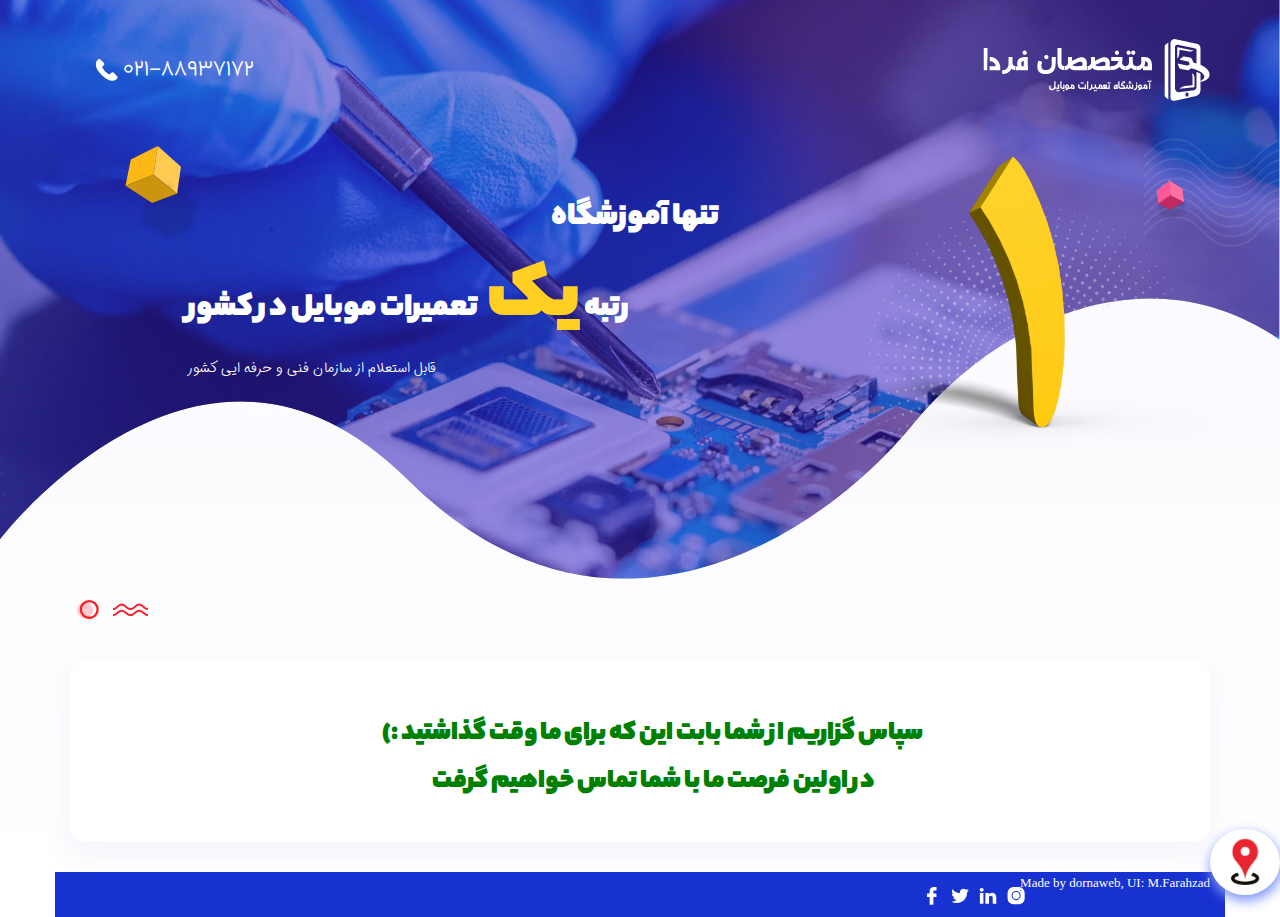
<file: thanks.html>
<!DOCTYPE html>
<html class="no-js" lang="fa-IR" dir="rtl">

<head>
    <title>آموزشگاه تعمیرات موبایل متخصصان فردا</title>
    <meta charset="UTF-8">
    <meta http-equiv="X-UA-Compatible" content="IE=edge">
    <meta name="viewport" content="width=device-width, initial-scale=1, minimum-scale=1, user-scalable=no">
    <meta name="Designer" content="Made with love by dornaweb, UI design by ivahid.com">
    <link rel="stylesheet" href="assets/css/plugins.css">
    <link rel="stylesheet" href="assets/css/styles.css">
    <script src="assets/js/jquery-2.2.4.min.js"></script>
    
	    <!-- Global site tag (gtag.js) - Google Analytics -->
	<script async src="https://www.googletagmanager.com/gtag/js?id=UA-147371536-1"></script>
	<script>
	  window.dataLayer = window.dataLayer || [];
	  function gtag(){dataLayer.push(arguments);}
	  gtag('js', new Date());

	  gtag('config', 'UA-147371536-1');
	</script>

</head>

<body class="home">

<svg xmlns="http://www.w3.org/2000/svg" xmlns:xlink="http://www.w3.org/1999/xlink" width="0" height="0" style="position:absolute">

		<symbol id="LinkedIn" viewBox="0 0 19 17">
			<path d="M.926 16.747h3.756v-11.3H.926zM2.829 0C1.543 0 .702.843.702 1.952c0 1.085.817 1.953 2.077 1.953h.025c1.31 0 2.125-.868 2.125-1.953C4.904.843 4.114 0 2.83 0zm15.399 10.267c0-3.47-1.853-5.085-4.325-5.085-1.996 0-2.887 1.098-3.387 1.867v.036h-.024l.024-.036V5.447H6.76c.05 1.06 0 11.3 0 11.3h3.758v-6.31c0-.339.025-.675.124-.917.272-.675.89-1.374 1.928-1.374 1.36 0 1.903 1.037 1.903 2.555v6.046h3.756v-6.48z"></path>
		</symbol>

		<symbol id="arrow" viewBox="0 0 11 18">
			<path d="M10.585 9.87l-7.723 7.723a1.257 1.257 0 1 1-1.78-1.778L7.918 8.98 1.083 2.147A1.258 1.258 0 0 1 2.863.368l7.722 7.724a1.253 1.253 0 0 1 0 1.778z"></path>
		</symbol>

		<symbol id="arrowleft" viewBox="0 0 11 18">
			<path d="M1.075 9.87l7.723 7.724a1.257 1.257 0 1 0 1.779-1.78L3.743 8.982l6.834-6.834A1.258 1.258 0 0 0 8.797.37L1.075 8.092a1.253 1.253 0 0 0 0 1.778z"></path>
		</symbol>

		<symbol id="bg_1" viewBox="0 0 66.795 86.479">
			<defs><filter id="a" x="0" y="0" width="44.246" height="76.932" filterUnits="userSpaceOnUse"><feOffset dx="10" dy="28"></feOffset><feGaussianBlur stdDeviation="3" result="blur"></feGaussianBlur><feFlood flood-opacity=".09"></feFlood><feComposite operator="in" in2="blur"></feComposite><feComposite in="SourceGraphic"></feComposite></filter><filter id="b" x="19.122" y="1.625" width="47.673" height="71.146" filterUnits="userSpaceOnUse"><feOffset dx="10" dy="28"></feOffset><feGaussianBlur stdDeviation="3" result="blur-2"></feGaussianBlur><feFlood flood-opacity=".09"></feFlood><feComposite operator="in" in2="blur-2"></feComposite><feComposite in="SourceGraphic"></feComposite></filter><filter id="c" x="2.396" y="23.232" width="62.391" height="63.248" filterUnits="userSpaceOnUse"><feOffset dx="10" dy="28"></feOffset><feGaussianBlur stdDeviation="3" result="blur-3"></feGaussianBlur><feFlood flood-opacity=".09"></feFlood><feComposite operator="in" in2="blur-3"></feComposite><feComposite in="SourceGraphic"></feComposite></filter></defs><g data-name="Group 5740" transform="matrix(1 0 0 1 .002 .003)"><path data-name="Path 11" d="M0 15.107L3.347 38.16 22 21.516 18.934 0z" transform="rotate(-175 11.832 19.486)" fill="#ff5895" filter="url(#a)"></path><path data-name="Path 12" d="M0 0l4.339 21.184L25.982 32 22.635 8.951z" transform="rotate(-175 23.286 16.902)" fill="#ff6fa4" filter="url(#b)"></path><path data-name="Path 13" d="M22.635 22.711L41.569 7.6 21.484 0 0 13.76z" transform="rotate(-175 22.985 23.784)" fill="#c32961" filter="url(#c)"></path></g>
		</symbol>

		<symbol id="card" viewBox="0 0 98 80">
			<path fill="#4dbbeb" d="M91.416 16.556l-5.314-.483v42.512c0 2.737-2.094 4.83-4.831 4.83H7.037l-.161.806c-.323 2.576 1.61 4.992 4.347 5.314l74.396 8.373c2.576.322 4.991-1.61 5.314-4.348l4.83-51.69c.322-2.576-1.61-4.992-4.347-5.314"></path><path fill="#fff" d="M81.27 63.416H7.198c-2.737 0-4.83-2.094-4.83-4.831V7.055c0-2.737 2.093-4.83 4.83-4.83h74.074c2.737 0 4.83 2.093 4.83 4.83v51.53c0 2.737-2.093 4.83-4.83 4.83"></path><path fill="#feb756" d="M5.367 26.437h81.668V12.909H5.367z"></path><path fill="#ffcd19" d="M55.286 56.754H81.05V42.26H55.286z"></path><path fill="#120b69" d="M81.27 3.835a3.23 3.23 0 0 1 3.221 3.22v51.53a3.23 3.23 0 0 1-3.22 3.22H7.197a3.23 3.23 0 0 1-3.22-3.22V7.055a3.23 3.23 0 0 1 3.22-3.22zm0 61.191c3.543 0 6.442-2.898 6.442-6.441V7.055c0-3.542-2.899-6.44-6.441-6.44H7.197c-3.542 0-6.44 2.898-6.44 6.44v51.53c0 3.543 2.898 6.441 6.44 6.441h74.074z"></path><path fill="#120b69" d="M3.977 11.887h80.514v9.661H3.978zm83.735 11.272V10.276c0-.966-.644-1.61-1.61-1.61H2.367c-.967 0-1.61.644-1.61 1.61V23.16c0 .966.643 1.61 1.61 1.61h83.735c.966 0 1.61-.644 1.61-1.61zM53.896 40.872H76.44v11.272H53.896zM79.66 53.754V39.262c0-.967-.644-1.61-1.61-1.61H52.286c-.967 0-1.61.643-1.61 1.61v14.492c0 .966.643 1.61 1.61 1.61H78.05c.966 0 1.61-.644 1.61-1.61zM21.69 34.43H8.808c-.966 0-1.61-.644-1.61-1.61 0-.966.644-1.61 1.61-1.61H21.69c.966 0 1.61.644 1.61 1.61 0 .966-.644 1.61-1.61 1.61zM41.014 34.43H28.13c-.966 0-1.61-.644-1.61-1.61 0-.966.644-1.61 1.61-1.61h12.882c.967 0 1.61.644 1.61 1.61 0 .966-.643 1.61-1.61 1.61zM29.742 40.872H8.808c-.966 0-1.61-.644-1.61-1.61 0-.967.644-1.61 1.61-1.61h20.934c.966 0 1.61.643 1.61 1.61 0 .966-.644 1.61-1.61 1.61zM41.014 40.872h-4.831c-.967 0-1.61-.644-1.61-1.61 0-.967.643-1.61 1.61-1.61h4.83c.967 0 1.61.643 1.61 1.61.001.966-.643 1.61-1.61 1.61z"></path><path fill="#120b69" d="M8.647 65.026H81.27c3.542 0 6.44-2.899 6.44-6.441v-40.74l3.705.322c.805 0 1.61.483 2.093 1.127.483.644.805 1.61.644 2.415l-4.83 51.69c-.162 1.772-1.772 3.06-3.543 2.899l-74.235-8.373c-1.61-.161-2.737-1.45-2.898-2.899zm77.455 14.493c3.22 0 6.119-2.416 6.441-5.475l4.83-51.69c.162-1.611-.321-3.382-1.448-4.67-1.128-1.45-2.577-2.255-4.348-2.416l-5.314-.644c-.483-.161-.966 0-1.288.322-.323.161-.484.644-.484 1.127v42.512a3.23 3.23 0 0 1-3.22 3.22H7.036c-.805 0-1.449.645-1.449 1.45l-.16.805a6.266 6.266 0 0 0 5.635 7.085l74.396 8.374h.644z"></path>
		</symbol>

		<symbol id="condominium" viewBox="0 0 64 64">
			<g data-name="Condominium"><path d="M9 11h46v47H9z" fill="#c6c5ca"></path><path d="M27 29h10v10H27z" fill="#c2dff6"></path><g fill="#83d8f4"><path d="M13 29h10v10H13zM41 29h10v10H41zM27 15h10v10H27z"></path></g><path d="M13 15h10v10H13z" fill="#c2dff6"></path><path d="M41 15h10v10H41zM13 43h10v10H13zM27 43h10v10H27z" fill="#83d8f4"></path><path d="M42 43h8v12h-8z" fill="#898890"></path><path d="M40 55h12v3H40z" fill="#57565c"></path><path d="M6 7h52v4H6z" fill="#ed1c24"></path><path d="M62 57h-1a1 1 0 0 0 0 2h1a1 1 0 0 0 0-2zM27 40h10a1 1 0 0 0 1-1V29a1 1 0 0 0-1-1H27a1 1 0 0 0-1 1v10a1 1 0 0 0 1 1zm1-2v-2h3v2zm8 0h-3v-2h3zm-8-8h8v4h-8zM13 40h10a1 1 0 0 0 1-1V29a1 1 0 0 0-1-1H13a1 1 0 0 0-1 1v10a1 1 0 0 0 1 1zm1-2v-2h3v2zm8 0h-3v-2h3zm-8-8h8v4h-8zM41 40h10a1 1 0 0 0 1-1V29a1 1 0 0 0-1-1H41a1 1 0 0 0-1 1v10a1 1 0 0 0 1 1zm1-2v-2h3v2zm8 0h-3v-2h3zm-8-8h8v4h-8zM27 26h10a1 1 0 0 0 1-1V15a1 1 0 0 0-1-1H27a1 1 0 0 0-1 1v10a1 1 0 0 0 1 1zm1-2v-2h3v2zm8 0h-3v-2h3zm-8-8h8v4h-8zM13 26h10a1 1 0 0 0 1-1V15a1 1 0 0 0-1-1H13a1 1 0 0 0-1 1v10a1 1 0 0 0 1 1zm1-2v-2h3v2zm8 0h-3v-2h3zm-8-8h8v4h-8zM41 26h10a1 1 0 0 0 1-1V15a1 1 0 0 0-1-1H41a1 1 0 0 0-1 1v10a1 1 0 0 0 1 1zm1-2v-2h3v2zm8 0h-3v-2h3zm-8-8h8v4h-8zM13 54h10a1 1 0 0 0 1-1V43a1 1 0 0 0-1-1H13a1 1 0 0 0-1 1v10a1 1 0 0 0 1 1zm1-2v-2h3v2zm8 0h-3v-2h3zm-8-8h8v4h-8zM27 54h10a1 1 0 0 0 1-1V43a1 1 0 0 0-1-1H27a1 1 0 0 0-1 1v10a1 1 0 0 0 1 1zm1-2v-2h3v2zm8 0h-3v-2h3zm-8-8h8v4h-8z"></path><path d="M58 6H6a1 1 0 0 0-1 1v4a1 1 0 0 0 1 1h2v45H2a1 1 0 0 0 0 2h56a1 1 0 0 0 0-2h-2V12h2a1 1 0 0 0 1-1V7a1 1 0 0 0-1-1zM41 57v-1h10v1zm8-3h-6V44h6zm5 3h-1v-2a1 1 0 0 0-1-1h-1V43a1 1 0 0 0-1-1h-8a1 1 0 0 0-1 1v11h-1a1 1 0 0 0-1 1v2H10V12h44zm3-47H7V8h50z"></path></g>
		</symbol>

		<symbol id="deg-icon" viewBox="0 0 95 97">
			<path fill="#fff" d="M30.757 9.353a1.405 1.405 0 1 1 2.152-1.806 1.405 1.405 0 0 1-2.152 1.806zM20.097 18.298a1.181 1.181 0 1 1 1.81-1.52 1.181 1.181 0 0 1-1.81 1.52zM55.063 15.597a1.628 1.628 0 1 1 2.302-2.303 1.628 1.628 0 0 1-2.302 2.303zM45.223 25.435a1.405 1.405 0 1 1 1.987-1.987 1.405 1.405 0 0 1-1.987 1.987zM35.384 35.276a1.18 1.18 0 0 1 0-1.67 1.181 1.181 0 1 1 0 1.67zM87.87 8.218a2.074 2.074 0 1 1 2.667-3.177 2.074 2.074 0 0 1-2.667 3.177zM78.925 18.876a1.85 1.85 0 1 1 2.378-2.834 1.85 1.85 0 0 1-2.378 2.834zM69.981 29.537a1.627 1.627 0 1 1 2.092-2.494 1.627 1.627 0 0 1-2.092 2.494zM61.036 40.196a1.405 1.405 0 1 1 1.806-2.152 1.405 1.405 0 0 1-1.806 2.153zM52.092 50.856a1.182 1.182 0 1 1 1.519-1.811 1.182 1.182 0 0 1-1.52 1.81zM102.02 19.327a2.073 2.073 0 1 1 2.378-3.397 2.073 2.073 0 0 1-2.377 3.397zM94.038 30.726a1.85 1.85 0 1 1 2.124-3.032 1.85 1.85 0 0 1-2.124 3.032zM86.057 42.124a1.627 1.627 0 1 1 1.865-2.666 1.627 1.627 0 0 1-1.865 2.666zM78.076 53.523a1.404 1.404 0 1 1 1.609-2.301 1.404 1.404 0 0 1-1.61 2.301zM70.094 64.92a1.182 1.182 0 1 1 1.356-1.936 1.182 1.182 0 0 1-1.356 1.936zM103.17 53.264a1.63 1.63 0 0 1-.596-2.225 1.628 1.628 0 1 1 .596 2.225zM96.212 65.315a1.406 1.406 0 0 1 1.405-2.435 1.405 1.405 0 0 1-1.405 2.435zM89.254 77.365a1.183 1.183 0 1 1 1.184-2.048 1.183 1.183 0 0 1-1.184 2.048z" opacity=".34"></path><path fill="#fff" d="M30.033 11.759H73.26a6.65 6.65 0 0 1 6.65 6.65v71.488a6.65 6.65 0 0 1-6.65 6.65H30.033a6.65 6.65 0 0 1-6.65-6.65V18.409a6.65 6.65 0 0 1 6.65-6.65z"></path><path fill="#ffcd19" d="M84.983 18.409a6.65 6.65 0 1 1-13.3 0 6.65 6.65 0 0 1 13.3 0z"></path><path fill="#649454" d="M64.946 43.347H36.683a1.663 1.663 0 0 1 0-3.326h28.263a1.662 1.662 0 1 1 0 3.326zM64.946 51.659H41.67a1.663 1.663 0 1 1 0-3.325h23.275a1.662 1.662 0 1 1 0 3.325zM64.946 59.972H53.308a1.663 1.663 0 1 1 0-3.326h11.638a1.662 1.662 0 1 1 0 3.326z"></path><path fill="#d87d00" d="M31.099 96.291l-1.097-4.1a.832.832 0 0 0-1.01-.582l-4.098 1.1a.83.83 0 0 1-.926-1.208l9.39-16.566 8.645 4.987-9.39 16.567a.831.831 0 0 1-1.514-.198z"></path><path fill="#2695c6" d="M15.16 39l30.093 26.015L79.95 76.406l-7.481 12.96L7.678 51.96z"></path><path fill="#4dbbeb" d="M58.44 92.64l-26.317-17L4.242 61.35a7.822 7.822 0 0 1-2.864-10.686l.783-1.355a7.824 7.824 0 0 1 10.686-2.865l26.317 17.008 27.881 14.29a7.823 7.823 0 0 1 2.865 10.685l-.001.002-.783 1.354A7.822 7.822 0 0 1 58.44 92.64z"></path><path fill="#feb756" d="M39.101 60.3l5.759 3.325a1.663 1.663 0 0 1 .609 2.271L34.663 84.613a1.663 1.663 0 0 1-2.271.61l-5.76-3.326a1.663 1.663 0 0 1-.608-2.271L36.83 60.909a1.663 1.663 0 0 1 2.271-.61z"></path><path fill="#120b69" d="M89.402 18.92l1.792 5.539-5.184 2.649a1.659 1.659 0 0 0-.723.724l-2.652 5.183-5.54-1.792a1.638 1.638 0 0 0-1.022 0l-5.54 1.792-2.648-5.183a1.656 1.656 0 0 0-.725-.724l-5.184-2.65 1.792-5.538c.11-.332.11-.69 0-1.023l-1.792-5.538 5.185-2.649c.311-.159.565-.413.724-.724l2.649-5.184 5.54 1.793c.331.107.69.107 1.022 0l5.54-1.793 2.647 5.184c.16.311.412.565.724.724l5.184 2.65-1.793 5.537a1.67 1.67 0 0 0 0 1.023zm3.324-.511l2.063-6.374c.252-.78-.1-1.626-.831-1.995l-5.96-3.046-3.048-5.967a1.661 1.661 0 0 0-1.994-.831l-6.373 2.07L70.207.201a1.663 1.663 0 0 0-1.995.832l-3.043 5.96-5.967 3.047c-.027.015-.046.04-.072.055H30.033a8.323 8.323 0 0 0-8.313 8.313v22.86a1.662 1.662 0 0 0 3.326 0v-22.86a4.988 4.988 0 0 1 4.987-4.988h28.793l1.615 4.988-2.063 6.373c-.253.78.1 1.626.83 1.995l5.967 3.048 3.048 5.967a1.663 1.663 0 0 0 1.995.831l6.366-2.071 1.663.539v36.518a1.662 1.662 0 1 0 3.325 0V36.166l1.388.449c.778.252 1.625-.1 1.995-.83l3.048-5.968 5.966-3.048a1.662 1.662 0 0 0 .832-1.994z"></path><path fill="#120b69" d="M76.583 23.396a4.987 4.987 0 1 1 0-9.974 4.987 4.987 0 0 1 0 9.974zm0-13.3a8.312 8.312 0 1 0 8.313 8.312 8.323 8.323 0 0 0-8.313-8.312zM36.683 43.347h28.263a1.663 1.663 0 0 0 0-3.326H36.683a1.663 1.663 0 1 0 0 3.326zM64.946 48.334H41.67a1.663 1.663 0 1 0 0 3.326h23.275a1.663 1.663 0 0 0 0-3.326z"></path><g><path fill="#120b69" d="M64.946 56.646H53.308a1.663 1.663 0 0 0 0 3.326h11.638a1.662 1.662 0 1 0 0-3.326z"></path></g><g><path fill="#120b69" d="M40.008 26.722h9.975a1.663 1.663 0 0 0 0-3.326h-9.975a4.988 4.988 0 0 0 0 9.975h9.975a1.663 1.663 0 1 0 0-3.325h-9.975a1.662 1.662 0 0 1 0-3.324z"></path></g>
		</symbol>

		<symbol id="facebook-icon" viewBox="0 0 10 17">
			<path d="M8.946.003L6.774 0c-2.44 0-4.016 1.617-4.016 4.121v1.9H.575a.341.341 0 0 0-.342.342v2.753c0 .188.153.341.342.341h2.183v6.947c0 .188.153.341.342.341h2.848a.341.341 0 0 0 .342-.341V9.457h2.552a.341.341 0 0 0 .342-.341V6.363a.342.342 0 0 0-.34-.342H6.29v-1.61c0-.775.184-1.168 1.193-1.168h1.462a.341.341 0 0 0 .342-.342V.345a.342.342 0 0 0-.341-.342z"></path>
		</symbol>

		<symbol id="glub-icon" viewBox="0 0 111 111">
			<path fill="#fff" d="M80.805 60.875h.293c-7.332 10.997-6.58 11.987-8.358 20.547-.605 2.95-3.116 5.113-6.14 5.113H44.275c-3.024 0-5.535-2.162-6.14-5.113-1.778-8.56-1.026-9.55-8.358-20.547h.294a34.611 34.611 0 0 1-9.458-23.827c0-19.227 15.598-34.825 34.825-34.825 19.226 0 34.824 15.598 34.824 34.825 0 9.22-3.592 17.614-9.457 23.827z"></path><path fill="#feb756" d="M47.772 55.377V13.22h-5.499a3.666 3.666 0 0 0-3.665 3.665v1.833h-3.666a3.666 3.666 0 0 0-3.666 3.666v7.331h-1.833a3.666 3.666 0 0 0-3.666 3.666v12.83h7.332v5.499a3.666 3.666 0 0 0 3.666 3.666z"></path><path fill="#4dbbeb" d="M62.103 55.377V13.22h5.499a3.666 3.666 0 0 1 3.666 3.665v1.833h3.665a3.666 3.666 0 0 1 3.666 3.666v7.331h1.833a3.666 3.666 0 0 1 3.666 3.666v9.164h-7.332v9.165a3.666 3.666 0 0 1-3.665 3.666z"></path><path fill="#2e5166" d="M68.268 46.212h-3.666v-3.665c0-1.013.82-1.833 1.833-1.833h7.331v3.665h-5.498zM68.268 31.55h-3.666v-3.666h-5.499v-3.666h7.332c1.013 0 1.833.82 1.833 1.833z"></path><path fill="#e15d2d" d="M38.942 46.212h-3.666v-7.331c0-1.012.82-1.833 1.833-1.833h5.499v3.666h-3.666zM40.775 24.218v-5.499h3.665v5.499z"></path><path fill="#ffbe00" d="M44.44 86.535h21.995a3.666 3.666 0 1 1 0 7.331H44.44a3.666 3.666 0 1 1 0-7.331z"></path><path fill="#ffbe00" d="M46.273 93.867h18.329a3.666 3.666 0 1 1 0 7.331H46.273a3.666 3.666 0 1 1 0-7.331z"></path><path fill="#ffbe00" d="M48.106 101.198H62.77a3.666 3.666 0 1 1 0 7.331H48.106a3.666 3.666 0 1 1 0-7.331z"></path><g><path fill="#e15d2d" d="M46.242 55.057l5.5 31.16-3.61.636-5.498-31.16z"></path></g><g><path fill="#2e5166" d="M64.63 55.057l3.608.638-5.503 31.16-3.608-.638z"></path></g><g><path fill="#e7343a" d="M103.092 66.374a1.835 1.835 0 0 1-1.768-1.35l-4.237-15.535-3.353 6.707a1.833 1.833 0 0 1-1.639 1.013h-7.332v-3.666h6.199l4.992-9.984a1.813 1.813 0 0 1 1.82-1.004 1.835 1.835 0 0 1 1.588 1.342l4.06 14.885 1.634-4.087c.284-.708 1.02-1.128 1.74-1.152l3.665.074-.075 3.666-2.396-.049-3.195 7.988a1.834 1.834 0 0 1-1.703 1.152z"></path></g><g><path fill="#120b69" d="M38.942 46.212v-5.498h3.666v-3.666h-5.5c-1.012 0-1.832.82-1.832 1.833v5.498H31.61V33.382c0-1.01.822-1.833 1.833-1.833h1.833c1.013 0 1.833-.82 1.833-1.833v-7.331c0-1.01.821-1.833 1.833-1.833h1.833v3.666h3.665v-7.332c0-1.01.822-1.833 1.833-1.833h3.666v38.49h-9.164a1.835 1.835 0 0 1-1.833-1.832zm21.994-18.328h3.666v3.665h3.666v-5.498c0-1.013-.82-1.833-1.833-1.833h-5.499v-9.165h3.666c1.011 0 1.833.823 1.833 1.833v1.833c0 1.012.82 1.833 1.833 1.833h3.665c1.012 0 1.833.823 1.833 1.833v7.331c0 1.013.82 1.833 1.833 1.833h1.833c1.011 0 1.833.823 1.833 1.833v7.332h-12.83c-1.013 0-1.833.82-1.833 1.832v3.666h3.666V44.38h3.665v7.332c0 1.01-.821 1.833-1.832 1.833h-9.165zm18.535 31.733a1.84 1.84 0 0 0-.496 1.144c-5.862 8.898-6.315 11.313-7.366 16.896-.187 1-.397 2.11-.664 3.397-.44 2.148-2.228 3.648-4.345 3.648h-3.48l4.852-27.493H70.1a5.505 5.505 0 0 0 5.498-5.498v-7.332h5.499c1.013 0 1.833-.82 1.833-1.832v-9.165a5.505 5.505 0 0 0-5.499-5.498v-5.499a5.505 5.505 0 0 0-5.499-5.499H70.1a5.505 5.505 0 0 0-5.5-5.498h-5.498c-1.013 0-1.833.82-1.833 1.833v42.156c0 1.012.82 1.832 1.833 1.832h5.148l-4.852 27.493h-7.923L46.624 57.21h5.148c1.013 0 1.833-.82 1.833-1.832V13.22c0-1.013-.82-1.833-1.833-1.833h-5.499a5.505 5.505 0 0 0-5.498 5.498h-1.833a5.505 5.505 0 0 0-5.499 5.499v5.499a5.505 5.505 0 0 0-5.498 5.498v12.83c0 1.012.82 1.833 1.832 1.833h5.5v3.666a5.505 5.505 0 0 0 5.498 5.498h2.129l4.851 27.493h-3.48c-2.117 0-3.905-1.5-4.345-3.653a173.455 173.455 0 0 1-.664-3.392c-1.05-5.583-1.504-7.998-7.366-16.896a1.84 1.84 0 0 0-.495-1.144c-5.778-6.12-8.959-14.134-8.959-22.57 0-18.19 14.8-32.99 32.992-32.99 18.19 0 32.991 14.8 32.991 32.99 0 8.436-3.18 16.45-8.958 22.57zm-16.702 47.08H48.106a1.835 1.835 0 0 1-1.833-1.833c0-1.01.822-1.833 1.833-1.833H62.77c1.011 0 1.833.823 1.833 1.833s-.822 1.833-1.833 1.833zm3.666-9.164c0 1.01-.822 1.832-1.833 1.832H46.273a1.835 1.835 0 0 1-1.833-1.832c0-1.01.822-1.833 1.833-1.833h18.329c1.011 0 1.833.822 1.833 1.833zm0-9.165c1.011 0 1.833.823 1.833 1.833s-.822 1.833-1.833 1.833H44.44a1.835 1.835 0 0 1-1.832-1.833c0-1.01.821-1.833 1.832-1.833zm40.36-34.824c-.72.023-1.455.444-1.74 1.151l-1.634 4.088-4.06-14.886a1.835 1.835 0 0 0-1.587-1.342 1.813 1.813 0 0 0-1.82 1.005l-4.992 9.984h-2.807a36.457 36.457 0 0 0 3.94-16.496C92.095 16.835 75.65.39 55.437.39S18.78 16.835 18.78 37.048a36.46 36.46 0 0 0 3.942 16.5l-.239-.004c-.737.023-1.455.444-1.74 1.151l-1.634 4.088-4.06-14.886a1.835 1.835 0 0 0-1.587-1.342 1.807 1.807 0 0 0-1.82 1.005L6.65 53.544H.452v3.665h7.331c.694 0 1.328-.392 1.64-1.013l3.352-6.706 4.237 15.533a1.835 1.835 0 0 0 3.47.2l3.195-7.988 1.23.025c.94 1.413 1.952 2.786 3.095 4.07.05.197.134.388.25.562 6.016 9.023 6.367 10.893 7.41 16.443.194 1.02.407 2.152.677 3.455a8.208 8.208 0 0 0 3.59 5.282 5.46 5.46 0 0 0-.987 3.13c0 1.952 1.03 3.66 2.568 4.635a5.433 5.433 0 0 0-.735 2.696c0 1.953 1.03 3.66 2.568 4.636a5.433 5.433 0 0 0-.735 2.696 5.505 5.505 0 0 0 5.498 5.498H62.77a5.505 5.505 0 0 0 5.499-5.498c0-.985-.281-1.896-.736-2.696 1.538-.976 2.569-2.683 2.569-4.636 0-.984-.281-1.896-.736-2.696 1.538-.976 2.568-2.683 2.568-4.635 0-1.164-.368-2.24-.987-3.13a8.203 8.203 0 0 0 3.59-5.278c.27-1.307.483-2.44.676-3.459 1.044-5.55 1.395-7.42 7.41-16.443.117-.174.201-.365.251-.562 1.157-1.3 2.18-2.689 3.129-4.12h6.093c.694 0 1.328-.392 1.64-1.013l3.352-6.707 4.237 15.534a1.835 1.835 0 0 0 3.47.199l3.195-7.988 2.397.049.075-3.666z"></path></g>
		</symbol>

		<symbol id="handd-icon" viewBox="0 0 94 86">
			<path fill="#fff" d="M-9.657 22.222a2.52 2.52 0 1 1 .44-5.02 2.52 2.52 0 0 1-.44 5.02zM5.88 23.1a2.518 2.518 0 1 1 0-5.039 2.52 2.52 0 0 1 0 5.039zM5.88 37.013a2.295 2.295 0 1 1-.001-4.591 2.296 2.296 0 1 1 0 4.591zM5.88 50.93a2.074 2.074 0 1 1 .001-4.147 2.074 2.074 0 0 1-.001 4.147zM5.88 64.846a1.85 1.85 0 1 1 0-3.7 1.85 1.85 0 1 1 0 3.7zM5.88 78.76a1.628 1.628 0 1 1 0-3.255 1.628 1.628 0 0 1 0 3.255zM21.435 22.62a2.518 2.518 0 1 1-.44-5.019 2.518 2.518 0 0 1 2.73 2.29 2.521 2.521 0 0 1-2.29 2.73zM22.648 36.481a2.296 2.296 0 1 1-.402-4.573 2.296 2.296 0 0 1 .402 4.573zM23.862 50.344a2.074 2.074 0 0 1-2.247-1.884 2.07 2.07 0 0 1 1.883-2.246 2.072 2.072 0 1 1 .364 4.13zM25.073 64.206a1.85 1.85 0 1 1-.321-3.687 1.85 1.85 0 0 1 .321 3.687zM26.287 78.07a1.628 1.628 0 1 1-.285-3.245 1.628 1.628 0 0 1 .285 3.245zM36.888 20.786a2.517 2.517 0 0 1-2.918-2.042 2.518 2.518 0 1 1 2.918 2.042zM39.305 34.491a2.296 2.296 0 1 1-.797-4.522 2.296 2.296 0 0 1 .797 4.522zM41.722 48.193a2.073 2.073 0 1 1-.721-4.083 2.073 2.073 0 0 1 .721 4.083zM44.137 61.898a1.852 1.852 0 0 1-2.143-1.502 1.85 1.85 0 1 1 2.143 1.502zM46.554 75.602a1.627 1.627 0 1 1-.567-3.203 1.627 1.627 0 0 1 .567 3.203zM52.125 17.614a2.52 2.52 0 1 1-1.304-4.867 2.52 2.52 0 0 1 1.304 4.867zM55.726 31.054a2.297 2.297 0 1 1-1.189-4.436 2.297 2.297 0 0 1 1.189 4.436zM59.327 44.496a2.074 2.074 0 1 1-1.071-4.006 2.074 2.074 0 0 1 1.071 4.006zM62.929 57.937a1.85 1.85 0 1 1-.958-3.574 1.85 1.85 0 0 1 .958 3.574zM66.53 71.377a1.627 1.627 0 1 1-.841-3.144 1.628 1.628 0 0 1 .841 3.144zM71.785 26.2a2.296 2.296 0 1 1-1.572-4.315 2.296 2.296 0 0 1 1.572 4.315zM76.543 39.277a2.073 2.073 0 1 1-1.418-3.896 2.074 2.074 0 1 1 1.417 3.896zM81.303 52.352a1.85 1.85 0 1 1-1.266-3.476 1.85 1.85 0 0 1 1.266 3.476zM86.063 65.428a1.626 1.626 0 1 1-1.114-3.058 1.628 1.628 0 0 1 1.114 3.058zM90.822 78.506a1.406 1.406 0 0 1-.96-2.642 1.405 1.405 0 0 1 .96 2.642zM87.358 19.965a2.297 2.297 0 1 1-1.94-4.164 2.297 2.297 0 0 1 1.94 4.164zM93.24 32.578a2.073 2.073 0 1 1-1.752-3.759 2.073 2.073 0 0 1 1.751 3.76zM99.12 45.191a1.852 1.852 0 0 1-1.563-3.356 1.85 1.85 0 0 1 1.564 3.356z" opacity=".34"></path><path fill="#feb756" d="M75.815 31.679a9.151 9.151 0 0 0-5.946 8.57 9.151 9.151 0 0 0 5.946 8.57 9.151 9.151 0 0 0 5.946-8.57 9.151 9.151 0 0 0-5.946-8.57zM68.497 2.407a9.151 9.151 0 0 0-5.946 8.57 9.151 9.151 0 0 0 5.946 8.57 9.151 9.151 0 0 0 5.946-8.57 9.151 9.151 0 0 0-5.946-8.57zM46.183 25.63a9.148 9.148 0 0 0-5.305 8.3 9.148 9.148 0 0 0 5.305 8.302 9.148 9.148 0 0 0 5.306-8.301 9.148 9.148 0 0 0-5.306-8.302z"></path><path fill="#4dbbeb" d="M1.995 50.122v28.546h15.184V50.122z"></path><path fill="#120b69" d="M9.862 51.226a1.83 1.83 0 1 0 .001 3.66 1.83 1.83 0 0 0-.001-3.66z"></path><path fill="#120b69" d="M88.042 66.208a1.67 1.67 0 0 0-.105.047L58.81 80.102a24.66 24.66 0 0 1-10.275 2.225 24.76 24.76 0 0 1-9.322-1.814l-17.785-7.2a1.836 1.836 0 0 0-.687-.133H19.01V51.226h12.106c1.57 0 3.12.406 4.485 1.175l9.667 5.437a5.5 5.5 0 0 0 2.692.706h11.848a3.663 3.663 0 0 1 3.659 3.659 3.667 3.667 0 0 1-1.743 3.113l-.014.005a1.853 1.853 0 0 0-.382.208 3.646 3.646 0 0 1-1.52.333h-18.6a5.494 5.494 0 0 0-5.488 5.488 1.83 1.83 0 1 0 3.659 0c0-1.009.82-1.83 1.83-1.83h18.598a7.283 7.283 0 0 0 3.496-.894l22.347-8.768a3.355 3.355 0 0 1 3.083.422 3.352 3.352 0 0 1 1.443 2.777 3.378 3.378 0 0 1-2.134 3.151zM15.35 76.838H3.824v-29.27H15.35zm75.486-19.553a7.06 7.06 0 0 0-6.496-.843l-17.29 6.783c.047-.336.074-.677.074-1.022 0-4.035-3.284-7.318-7.318-7.318H47.958a1.83 1.83 0 0 1-.897-.235l-9.666-5.437a12.819 12.819 0 0 0-6.28-1.646H19.009v-1.83a1.83 1.83 0 0 0-1.83-1.83H1.995a1.83 1.83 0 0 0-1.83 1.83v32.931c0 1.01.82 1.83 1.83 1.83h15.184a1.83 1.83 0 0 0 1.83-1.83v-1.83h1.376l17.455 7.066a28.396 28.396 0 0 0 10.695 2.082 28.3 28.3 0 0 0 11.804-2.559l.028-.013 29.092-13.831a7.022 7.022 0 0 0 4.376-6.526 7.06 7.06 0 0 0-3-5.772z"></path><path fill="#120b69" d="M9.862 58.544a1.83 1.83 0 0 0-1.83 1.83V71.35a1.83 1.83 0 1 0 3.659 0V60.373a1.83 1.83 0 0 0-1.83-1.83zM79.931 40.249c0 4.035-3.283 7.318-7.318 7.318s-7.318-3.283-7.318-7.318 3.283-7.318 7.318-7.318 7.318 3.283 7.318 7.318zm-18.295 0c0 6.053 4.924 10.977 10.977 10.977S83.59 46.302 83.59 40.249s-4.924-10.977-10.977-10.977-10.977 4.924-10.977 10.977zM65.295 3.659c4.035 0 7.318 3.283 7.318 7.318s-3.283 7.318-7.318 7.318-7.318-3.283-7.318-7.318 3.283-7.318 7.318-7.318zm0 18.295c6.053 0 10.977-4.924 10.977-10.977S71.348 0 65.295 0 54.318 4.924 54.318 10.977s4.924 10.977 10.977 10.977zM43.341 25.613c4.035 0 7.318 3.283 7.318 7.318s-3.283 7.318-7.318 7.318-7.318-3.283-7.318-7.318 3.283-7.318 7.318-7.318zm0 18.295c6.053 0 10.977-4.924 10.977-10.977s-4.924-10.977-10.977-10.977-10.977 4.924-10.977 10.977 4.924 10.977 10.977 10.977z"></path>
		</symbol>

		<symbol id="insta-icon" viewBox="0 0 18 18">
			<path d="M9.121 5.048a3.542 3.542 0 0 0-3.538 3.538 3.542 3.542 0 0 0 3.538 3.538 3.542 3.542 0 0 0 3.539-3.538 3.542 3.542 0 0 0-3.54-3.538z"></path><path d="M14.156 4.263a.507.507 0 0 1-.712 0 .506.506 0 0 1 0-.712.506.506 0 0 1 .712 0 .506.506 0 0 1 0 .712zM9.12 13.13a4.55 4.55 0 0 1-4.544-4.544A4.55 4.55 0 0 1 9.12 4.04a4.55 4.55 0 0 1 4.545 4.545A4.55 4.55 0 0 1 9.12 13.13zm6.856-11.4A5.85 5.85 0 0 0 11.816 0h-5.39a5.85 5.85 0 0 0-4.16 1.73 5.85 5.85 0 0 0-1.73 4.162v5.388a5.85 5.85 0 0 0 1.73 4.162 5.85 5.85 0 0 0 4.16 1.73h5.39a5.85 5.85 0 0 0 4.16-1.73 5.85 5.85 0 0 0 1.731-4.162V5.892a5.85 5.85 0 0 0-1.73-4.162z"></path>
		</symbol>

		<symbol id="line-icon" viewBox="0 0 64 10">
			<path fill="none" stroke="#fff" stroke-miterlimit="50" stroke-width="2.31" d="M1.324 8.333L12.01 1.757l9.453 6.576L31.74 2.168l9.453 6.165L52.7 2.168l9.864 6.165"></path>
		</symbol>

		<symbol id="linee-icon" viewBox="0 0 35 13">
			<path fill="none" stroke="#ff1b25" stroke-miterlimit="50" stroke-width="2" d="M34.944 12.046c-4.369 0-4.369-4.474-8.738-4.474-4.37 0-4.37 4.474-8.738 4.474-4.37 0-4.37-4.474-8.739-4.474-4.37 0-4.37 4.474-8.74 4.474M34.944 5.993c-4.369 0-4.369-4.475-8.738-4.475-4.37 0-4.37 4.475-8.738 4.475-4.37 0-4.37-4.475-8.739-4.475-4.37 0-4.37 4.475-8.74 4.475"></path>
		</symbol>

		<symbol id="notee" viewBox="0 0 98 98">
			<path fill="#fff" d="M96.464 21.94v64.868H75.896v-9.493h11.075V21.941zM63.24 82.062v4.746H41.864a22.112 22.112 0 0 0 3.75-9.493h17.624zM17.357 52.001l.238.855a22.22 22.22 0 0 0-9.572 5.631l-.158-.157V21.94h9.492z"></path><path fill="#fff" d="M52.164 77.315h-6.55c.143-1.029.222-2.089.222-3.164 0-7.056-3.307-13.338-8.449-17.388v-.015h5.285V44.09H23.686V52c-2.12 0-4.16.3-6.091.855L17.357 52V14.03h22.15c6.993 0 12.657 5.663 12.657 12.656zM79.06 14.03H64.821c-6.993 0-12.657 5.664-12.657 12.657v50.628H63.24v-37.97l6.329-9.493 1.218 1.819 5.11 7.673v37.971h11.075V14.03z"></path><path fill="#4dbbeb" d="M79.06 2.955V14.03h-9.492V2.955l4.746 3.165z"></path><path fill="#ffcd19" d="M46.148 46.698v12.657h-5.284v.015a21.98 21.98 0 0 0-13.702-4.762v-7.91z"></path><path fill="#4dbbeb" d="M48.221 79.053a22.112 22.112 0 0 1-3.749 9.493C40.47 94.29 33.808 98.04 26.293 98.04c-12.23 0-22.15-9.92-22.15-22.15 0-6.107 2.484-11.645 6.487-15.663a22.219 22.219 0 0 1 9.572-5.632 22.044 22.044 0 0 1 6.091-.855c5.174 0 9.92 1.772 13.702 4.762 5.142 4.05 8.448 10.332 8.448 17.388 0 1.076-.079 2.135-.222 3.164z"></path><path fill="#fff" d="M39.507 74.151c0 8.737-7.083 15.821-15.821 15.821S7.865 82.888 7.865 74.152c0-8.739 7.083-15.822 15.821-15.822s15.821 7.083 15.821 15.821zM75.896 86.808v3.164a6.327 6.327 0 0 1-6.328 6.329 6.327 6.327 0 0 1-6.329-6.329v-7.91h12.657z"></path><path fill="#feb756" d="M72.175 82.061h-6.328V39.344h12.656V82.06z"></path><path fill="#120b69" d="M22.104 66.24v9.493h6.328V72.57h-3.164v-6.33z"></path><path fill="#120b69" d="M23.686 56.748a17.438 17.438 0 0 0-11.013 3.931l2.005 2.447a14.256 14.256 0 0 1 7.426-3.114v3.064h3.164v-3.071c6.588.733 11.831 5.974 12.564 12.564H34.76v3.164h3.064a14.241 14.241 0 0 1-3.115 7.425l2.45 2.006a17.437 17.437 0 0 0 3.93-11.013c0-9.595-7.809-17.403-17.404-17.403zM25.268 88.29v-3.064h-3.164v3.07c-6.588-.732-11.831-5.973-12.564-12.563h3.071V72.57H9.547a14.244 14.244 0 0 1 3.115-7.426l-2.45-2.005a17.435 17.435 0 0 0-3.93 11.013c0 9.596 7.808 17.403 17.404 17.403a17.44 17.44 0 0 0 11.013-3.932l-2.005-2.447a14.258 14.258 0 0 1-7.426 3.115z"></path><path fill="#120b69" d="M94.882 85.226H77.478v-6.329h11.075V23.523h6.329zm-25.314 9.493a4.753 4.753 0 0 1-4.747-4.747v-6.328h9.493v6.328a4.753 4.753 0 0 1-4.746 4.747zm-24.91-9.493a23.49 23.49 0 0 0 2.28-6.329h14.719v6.329zm-20.972 9.493c-11.34 0-20.568-9.227-20.568-20.568 0-11.34 9.227-20.568 20.568-20.568 11.34 0 20.568 9.227 20.568 20.568 0 11.34-9.227 20.568-20.568 20.568zm-7.91-71.196v28.28a23.658 23.658 0 0 0-6.33 3.407V23.523zm25.313 31.643h-3.224a23.556 23.556 0 0 0-12.597-4.667v-4.826H41.09zm-1.582-39.554c6.107 0 11.075 4.97 11.075 11.075v49.046h-3.244c.034-.525.08-1.047.08-1.582 0-6.082-2.32-11.618-6.093-15.821h2.929V42.509h-22.15v7.99c-1.073.072-2.135.189-3.164.4V15.611zm30.06 17.092l3.373 5.058h-6.744zm-1.581 28.79V80.48H64.82V40.926h3.165V58.33h3.164V40.926h3.164V80.48H71.15V61.494zm17.403-45.882v60.121h-7.91V38.864l-3.9-5.848h8.646V29.85H71.47L69.568 27l-1.902 2.852h-7.591v3.165h5.482l-3.9 5.848v36.87h-7.91V26.686c0-6.106 4.967-11.075 11.074-11.075zM71.149 5.91l3.165 2.11 3.164-2.11v6.538H71.15zm26.898 14.45h-9.493v-7.91h-7.91V-.002l-6.329 4.219L67.986 0v12.448H64.82c-5.51 0-10.291 3.153-12.657 7.746-2.365-4.593-7.146-7.746-12.657-7.746H15.775v7.91H6.283V58.07C2.368 62.304-.046 67.944-.046 74.151c0 13.086 10.646 23.732 23.732 23.732 7.74 0 14.606-3.742 18.941-9.493h19.03v1.582c0 4.362 3.549 7.911 7.91 7.911 4.362 0 7.911-3.549 7.911-7.91V88.39h20.568z"></path><path fill="#120b69" d="M22.104 23.523h3.164v3.164h-3.164zM28.432 23.523h15.822v3.164H28.432zM22.104 29.852h3.164v3.164h-3.164zM28.432 29.852h15.822v3.164H28.432zM22.104 36.18h22.15v3.164h-22.15z"></path>
		</symbol>

		<symbol id="pepolee-icon" viewBox="0 0 97 94">
			<path fill="#fff" d="M93.461 47c0 25.107-20.354 45.46-45.461 45.46C22.892 92.461 2.538 72.107 2.538 47 2.538 21.892 22.892 1.538 48 1.538c25.107 0 45.46 20.354 45.46 45.462z"></path><path fill="#f5f7fa" d="M61.638 65.184H67.7a1.52 1.52 0 0 1 1.515 1.516v7.577a4.54 4.54 0 0 1-4.546 4.546H52.546v-3.031h-9.092v3.03H31.33a4.54 4.54 0 0 1-4.547-4.545V66.7a1.52 1.52 0 0 1 1.516-1.516z"></path><path fill="#f5f7fa" d="M31.33 78.823h12.124v3.03h9.092v-3.03H64.67a4.54 4.54 0 0 0 4.546-4.546v16.669A1.52 1.52 0 0 1 67.7 92.46H28.3a1.52 1.52 0 0 1-1.515-1.515v-16.67a4.54 4.54 0 0 0 4.546 4.547z"></path><path fill="#ffcd19" d="M52.546 78.823v3.03h-9.092v-6.06h9.092z"></path><path fill="#4dbbeb" d="M60.092 59.638v4.546H41.908v-4.546a1.52 1.52 0 0 1 1.515-1.515h15.154a1.52 1.52 0 0 1 1.515 1.515z"></path><path fill="#4dbbeb" d="M64.638 48.909v16.275h-4.546v-4.546a1.52 1.52 0 0 0-1.515-1.515H43.423a1.52 1.52 0 0 0-1.515 1.515v4.546H37.36V48.91a4.542 4.542 0 0 1 3.304-4.364l7.304-2.091s0 3.03 3.03 3.03c3.032 0 3.032-3.03 3.032-3.03l7.304 2.09a4.542 4.542 0 0 1 3.303 4.365z"></path><path fill="#fff" d="M88.976 66.73a46.253 46.253 0 0 1-5.926 9.228l-.196-.166V62.154H67.7v3.03h-6.062V48.91a4.542 4.542 0 0 1 3.304-4.364l7.304-2.091s0 3.03 3.03 3.03c3.032 0 3.032-3.03 3.032-3.03l7.303 2.09a4.542 4.542 0 0 1 3.304 4.365V66.7zM28.3 62.154H13.146v13.638l-.197.167a46.253 46.253 0 0 1-5.925-9.229l.06-.03V48.909a4.542 4.542 0 0 1 3.304-4.364l7.304-2.091s0 3.03 3.03 3.03c3.032 0 3.032-3.03 3.032-3.03l7.304 2.09a4.542 4.542 0 0 1 3.303 4.365v16.275H28.3z"></path><path fill="#fff" d="M82.854 75.792l.197.167a45.548 45.548 0 0 1-7.774 7.41V62.154h7.577zM67.7 62.154h7.577v21.215a45.013 45.013 0 0 1-6.062 3.85v-20.52a1.52 1.52 0 0 0-1.515-1.515zM20.723 62.154v21.215a45.55 45.55 0 0 1-7.774-7.41l.197-.167V62.154zM28.3 62.154v3.03a1.52 1.52 0 0 0-1.516 1.516v20.518a45.008 45.008 0 0 1-6.061-3.85V62.155z"></path><path fill="#feb756" d="M87.748 27.542a12.464 12.464 0 0 1-3.334 1.379l-.227.06a6.054 6.054 0 0 0-1.622-2.94 6.101 6.101 0 0 0-4.288-1.772 6.05 6.05 0 0 0-5.94 4.88l-3.531-3.531 1.651-2.486a12.464 12.464 0 0 1-1.378-3.334l-2.925-.575V14.16l2.925-.575a12.464 12.464 0 0 1 1.378-3.334l-1.651-2.486 1.788-1.787 1.788-1.789 2.485 1.652a12.464 12.464 0 0 1 3.334-1.379l.576-2.925h5.061l.576 2.925c1.197.303 2.319.773 3.334 1.379l2.485-1.652 3.577 3.576-1.652 2.486a12.464 12.464 0 0 1 1.378 3.334l2.925.575v5.062l-2.925.575a12.464 12.464 0 0 1-1.378 3.334l1.652 2.486-1.789 1.788-1.788 1.788zm-6.44-4.788a6.06 6.06 0 0 0 6.061-6.062 6.06 6.06 0 0 0-6.061-6.061 6.06 6.06 0 0 0-6.062 6.061 6.06 6.06 0 0 0 6.062 6.062z"></path><path fill="#ffcd19" d="M84.37 16.692c0 3.348-1.81 6.062-4.042 6.062-2.232 0-4.041-2.714-4.041-6.062 0-3.347 1.81-6.061 4.041-6.061 2.232 0 4.041 2.714 4.041 6.061z"></path><path fill="#f5f7fa" d="M78.308 38.605v3.849s0 3.03-3.031 3.03-3.031-3.03-3.031-3.03v-3.85a6.047 6.047 0 0 0 3.03.819 6.047 6.047 0 0 0 3.032-.818z"></path><path fill="#f5f7fa" d="M78.308 38.605a6.047 6.047 0 0 1-3.031.818 6.047 6.047 0 0 1-3.031-.818 6.03 6.03 0 0 1-3.03-5.244v-3.03c0-.41.044-.803.12-1.182a6.05 6.05 0 0 1 5.94-4.88c1.668 0 3.183.682 4.29 1.773a6.054 6.054 0 0 1 1.62 2.94c.107.424.152.879.152 1.349v3.03a6.03 6.03 0 0 1-3.03 5.244zM51.03 38.605v3.849s0 3.03-3.03 3.03-3.03-3.03-3.03-3.03v-3.85a6.047 6.047 0 0 0 3.03.819 6.047 6.047 0 0 0 3.03-.818z"></path><path fill="#f5f7fa" d="M51.03 38.605a6.047 6.047 0 0 1-3.03.818 6.047 6.047 0 0 1-3.03-.818 6.03 6.03 0 0 1-3.032-5.244v-3.03A6.06 6.06 0 0 1 48 24.269c1.667 0 3.182.682 4.289 1.773a6.101 6.101 0 0 1 1.772 4.289v3.03a6.03 6.03 0 0 1-3.03 5.244zM23.754 38.605v3.849s0 3.03-3.031 3.03c-3.03 0-3.03-3.03-3.03-3.03v-3.85a6.047 6.047 0 0 0 3.03.819 6.047 6.047 0 0 0 3.03-.818z"></path><path fill="#f5f7fa" d="M23.754 38.605a6.048 6.048 0 0 1-3.031.818 6.048 6.048 0 0 1-3.03-.818 6.03 6.03 0 0 1-3.032-5.244v-3.03c0-1.668.683-3.183 1.773-4.29a6.101 6.101 0 0 1 4.289-1.772c.5 0 1 .06 1.47.182a6.216 6.216 0 0 1 2.819 1.59 6.101 6.101 0 0 1 1.772 4.29v3.03a6.03 6.03 0 0 1-3.03 5.244z"></path><g><path fill="#feb756" d="M31.815 17.177h6.062v16.669h-6.062z"></path></g><g><path fill="#fff" d="M22.238 9.54v14.729l-.045.182a5.915 5.915 0 0 0-1.47-.182 6.101 6.101 0 0 0-4.289 1.773l-.257-.258v-19.7h6.061z"></path></g><g><path fill="#4dbbeb" d="M6.6 1.538v30.308H.538V1.538z"></path></g><g><path fill="#120b69" d="M89.3 18.504l-.235.927a11.052 11.052 0 0 1-1.214 2.932l-.489.821 1.497 2.246-1.815 1.815-2.246-1.497-.821.49c-.593.353-1.226.627-1.877.862a7.613 7.613 0 0 0-2.486-2.963c3.555-.624 6.27-3.716 6.27-7.445 0-4.177-3.399-7.577-7.576-7.577-4.178 0-7.577 3.4-7.577 7.577 0 2.563 1.285 4.822 3.238 6.193a7.557 7.557 0 0 0-5.173 3.582l-1.038-1.038 1.496-2.246-.489-.821a11.09 11.09 0 0 1-1.214-2.933l-.234-.926-2.648-.527V15.41l2.646-.53.235-.926c.262-1.035.672-2.02 1.214-2.933l.489-.821-1.497-2.246 1.815-1.815 2.246 1.497.821-.489c.911-.543 1.898-.95 2.933-1.214l.926-.235.527-2.644h2.566l.53 2.646.926.234c1.035.263 2.02.672 2.932 1.215l.822.489 2.246-1.497 1.815 1.815-1.497 2.245.489.822c.543.91.95 1.898 1.214 2.932l.235.927 2.644.526v2.567zM91.946 47c0 3.919-.53 7.752-1.515 11.426v-9.512a6.086 6.086 0 0 0-4.396-5.828l-6.212-1.775v-1.926c1.83-1.385 3.03-3.558 3.03-6.022v-3.03c0-.092-.024-.178-.027-.269a14.027 14.027 0 0 0 1.851-.756l2.753 1.835 1.115-1.116c2.256 5.37 3.401 11.068 3.401 16.973zM76.792 80.185V63.67h4.546v11.947a43.945 43.945 0 0 1-4.546 4.57zM70.731 66.7a3.021 3.021 0 0 0-1.516-2.61v-.42h4.546v18.94a44.41 44.41 0 0 1-3.03 1.994zM28.3 90.946v-11.45c.895.521 1.921.842 3.03.842h10.608v3.031h12.123v-3.03H64.67c1.11 0 2.137-.322 3.032-.845v11.452zm-6.062-27.277h4.546v.421a3.021 3.021 0 0 0-1.515 2.61v17.904a44.404 44.404 0 0 1-3.03-1.994zm-7.577 11.947V63.67h4.547v16.516a43.944 43.944 0 0 1-4.547-4.569zM6.245 33.361h6.901c0 2.466 1.202 4.64 3.03 6.023v1.926l-6.21 1.774a6.088 6.088 0 0 0-4.397 5.83v9.512A44.101 44.101 0 0 1 4.054 47c0-4.67.757-9.247 2.19-13.639zM4.054 3.054h3.03V30.33h-3.03zM20.723 7.6v15.154a7.5 7.5 0 0 0-3.03.642V7.6zm56.07 34.835c-.02.7-.296 1.534-1.516 1.534s-1.497-.833-1.516-1.534v-1.65a7.584 7.584 0 0 0 3.031 0zm-56.07-1.497c.518 0 1.025-.053 1.515-.153v1.65c-.018.7-.295 1.534-1.515 1.534s-1.497-.833-1.515-1.534v-1.65c.49.1.997.153 1.515.153zM48 37.908a4.552 4.552 0 0 1-4.546-4.547v-3.03A4.552 4.552 0 0 1 48 25.784a4.552 4.552 0 0 1 4.546 4.547v3.03A4.552 4.552 0 0 1 48 37.908zm1.515 4.527c-.018.7-.295 1.534-1.515 1.534s-1.497-.833-1.515-1.534v-1.65a7.584 7.584 0 0 0 3.03 0zm-9.092 18.203h15.154v3.031H40.423zm19.7 3.031h-1.515v-3.03a3.021 3.021 0 0 0-1.516-2.61V50.03h-3.03v7.577H41.937V50.03h-3.03v7.998a3.021 3.021 0 0 0-1.516 2.61v3.03h-1.515V48.914c0-1.346.903-2.545 2.199-2.915l5.791-1.654C44.454 45.73 45.722 47 48 47c2.277 0 3.546-1.27 4.134-2.655l5.791 1.654a3.044 3.044 0 0 1 2.198 2.915zM28.3 33.361zm12.123 0c0 2.466 1.202 4.64 3.03 6.023v1.926l-6.211 1.774a6.01 6.01 0 0 0-2.88 1.857 6.01 6.01 0 0 0-2.881-1.857l-6.212-1.773v-1.926C27.1 38 28.3 35.827 28.3 33.361zm-6.062-3.03h-3.03V16.692h3.03zm-9.092 0v3.03a4.552 4.552 0 0 1-4.546 4.547 4.552 4.552 0 0 1-4.546-4.547v-3.03a4.552 4.552 0 0 1 4.546-4.547 4.552 4.552 0 0 1 4.546 4.547zM14.661 60.638V50.031h-3.03v21.637a43.904 43.904 0 0 1-3.031-5.21V48.913c0-1.346.903-2.545 2.199-2.915l5.791-1.654C17.177 45.73 18.445 47 20.723 47c2.277 0 3.546-1.27 4.134-2.655l5.791 1.654a3.044 3.044 0 0 1 2.198 2.915v14.755h-3.03V50.031h-3.032v10.607zm36.37 16.67v3.03h-6.062v-3.03zm-9.093-3.031v3.03H31.331a3.034 3.034 0 0 1-3.031-3.03V66.7h39.4v7.577c0 1.671-1.36 3.03-3.03 3.03H54.06v-3.03zm45.462-7.82a43.902 43.902 0 0 1-3.03 5.212V50.03h-3.032v10.607H69.215V50.031h-3.03v13.638h-3.031V48.914c0-1.346.903-2.544 2.199-2.914l5.791-1.655C71.731 45.73 73 47 75.277 47s3.546-1.27 4.134-2.655L85.202 46a3.044 3.044 0 0 1 2.198 2.914zm-7.577-36.126v3.03a4.552 4.552 0 0 1-4.546 4.547 4.552 4.552 0 0 1-4.546-4.547v-3.03a4.552 4.552 0 0 1 4.546-4.547 4.552 4.552 0 0 1 4.546 4.547zm-6.062-13.639a4.552 4.552 0 0 1 4.547-4.546 4.552 4.552 0 0 1 4.546 4.546 4.552 4.552 0 0 1-4.546 4.546 4.552 4.552 0 0 1-4.547-4.546zM48 3.054c5.908 0 11.606 1.144 16.974 3.399l-1.117 1.116 1.835 2.754a13.91 13.91 0 0 0-.808 1.952l-3.246.65v7.536l3.246.65c.222.671.49 1.323.808 1.952l-1.835 2.753 3.905 3.906c-.017.202-.062.4-.062.609v3.03c0 2.466 1.202 4.639 3.03 6.023v1.926l-6.211 1.774a6.01 6.01 0 0 0-2.88 1.857 6.01 6.01 0 0 0-2.881-1.857l-6.212-1.773v-1.926c1.83-1.385 3.03-3.558 3.03-6.022v-3.03c0-4.179-3.398-7.578-7.576-7.578-4.178 0-7.577 3.4-7.577 7.577h-3.03v-16.67H28.3V30.33c0-3.1-1.874-5.762-4.546-6.935V10.369A43.674 43.674 0 0 1 48 3.054zm46.977 17.405v-7.534l-3.246-.65a14.092 14.092 0 0 0-.808-1.952l1.835-2.754-5.328-5.328-2.753 1.835a13.912 13.912 0 0 0-1.952-.807l-.65-3.246h-7.536l-.65 3.246c-.671.221-1.323.49-1.952.807l-2.752-1.835-1.922 1.922A46.492 46.492 0 0 0 48 .023 46.69 46.69 0 0 0 23.754 6.78V4.57H14.66v21.215h.04c-.962 1.27-1.555 2.834-1.555 4.547h-3.03V.023H1.022V33.36h2.055C1.74 37.77 1.023 42.341 1.023 47c0 17.154 9.274 32.802 24.246 41.094v2.852c0 1.671 1.36 3.03 3.03 3.03h39.4a3.034 3.034 0 0 0 3.032-3.03v-2.852C85.703 79.802 94.977 64.154 94.977 47a46.54 46.54 0 0 0-4.139-19.265l1.92-1.92-1.835-2.754c.319-.629.588-1.28.808-1.952z"></path></g>
		</symbol>

		<symbol id="phone-icon" viewBox="0 0 23 22">
			<path fill="#fff" d="M22.081 17.159l-3.355-3.356c-.668-.665-1.774-.645-2.466.047l-1.69 1.69-.334-.186c-1.067-.591-2.528-1.402-4.065-2.94-1.542-1.542-2.353-3.005-2.947-4.073a26.537 26.537 0 0 0-.181-.326l1.134-1.133.558-.558c.692-.693.711-1.799.045-2.467L5.425.502C4.758-.165 3.65-.145 2.958.548l-.945.951.026.026a5.468 5.468 0 0 0-.78 1.374 5.698 5.698 0 0 0-.346 1.394c-.443 3.673 1.235 7.03 5.79 11.584 6.296 6.295 11.37 5.82 11.588 5.796.477-.057.934-.17 1.398-.35a5.45 5.45 0 0 0 1.37-.777l.02.019.958-.938c.69-.693.71-1.8.044-2.468z"></path>
		</symbol>

		<symbol id="twitter-icon" viewBox="0 0 21 17">
			<path d="M20.858 1.983a8.81 8.81 0 0 1-2.435.667A4.202 4.202 0 0 0 20.282.314a8.444 8.444 0 0 1-2.68 1.023 4.224 4.224 0 0 0-7.31 2.89c.001.335.03.657.099.963C6.878 5.02 3.77 3.335 1.681.77a4.254 4.254 0 0 0-.578 2.136c0 1.464.754 2.76 1.877 3.512a4.173 4.173 0 0 1-1.91-.52v.046a4.245 4.245 0 0 0 3.386 4.152 4.22 4.22 0 0 1-1.108.139c-.27 0-.543-.015-.8-.072.548 1.673 2.101 2.903 3.949 2.943a8.49 8.49 0 0 1-5.24 1.803 7.99 7.99 0 0 1-1.01-.058 11.896 11.896 0 0 0 6.482 1.896c7.775 0 12.026-6.441 12.026-12.024 0-.187-.006-.368-.015-.547a8.43 8.43 0 0 0 2.118-2.193z"></path>
		</symbol>

		<symbol id="user-icon" viewBox="0 0 18 19">
			<path d="M8.619 2.394a3.528 3.528 0 0 1 3.523 3.524 3.5 3.5 0 0 1-1.032 2.49 3.5 3.5 0 0 1-2.49 1.034 3.527 3.527 0 0 1-3.524-3.523A3.527 3.527 0 0 1 8.62 2.394zM.755 18.254c.451 0 .83-.339.878-.789a7.04 7.04 0 0 1 7.003-6.26 7.041 7.041 0 0 1 7.003 6.26.879.879 0 0 0 .875.784h.103a.883.883 0 0 0 .775-.968 8.792 8.792 0 0 0-5.506-7.215 5.288 5.288 0 0 0 1.727-5.882A5.29 5.29 0 0 0 8.619.628a5.29 5.29 0 0 0-4.995 3.556 5.29 5.29 0 0 0 1.727 5.882 8.796 8.796 0 0 0-5.48 7.206.88.88 0 0 0 .19.651.88.88 0 0 0 .693.332z"></path>
		</symbol>

</svg>


<svg width="0" height="0" style="position: absolute;">

    <defs>
        <clipPath id="header_background" clipPathUnits="objectBoundingBox" transform="scale(5.205622071837585e-4  0.0012870012870013 )">
            <path fill="#1042c9" d="M1919.913 481.499c-196.925-110.36-422.057-23.486-550.878 105.745-128.821 129.232-452.516 316.31-759.39 65.642C302.771 402.217 0 727.963 0 727.963V.895l1920.176.186z"/>
        </clipPath>
    </defs>

    <defs>
        <clipPath id="mainright_background" clipPathUnits="objectBoundingBox" transform="scale(6.596306068601583e-4 6.891798759476223e-4)">
            <path fill="#f7f9fd" d="M392.993 1450.859L.673 464.879S261.99-13.599 485.768 8.15c223.778 21.748 350.95-92.985 567.353 155.958 216.403 248.943 469.643 269.638 462.268 496.832-7.374 227.195-1122.395 789.918-1122.395 789.918z"/>
        </clipPath>
    </defs>

    <defs>
        <clipPath id="mainleft_background" clipPathUnits="objectBoundingBox" transform="scale(‭0.0011695906432749‬  ‭0.0011086474501109‬)">
            <path d="M413.235 886.46L.733 439.397S42.286 129.654 166.51 95.323C290.735 60.99 335.222-26.534 502.173 62.235c166.95 88.769 286.697 21.955 310.432 163.153 23.736 141.198-399.37 661.072-399.37 661.072z"/>
        </clipPath>
    </defs>

    <defs>
        <clipPath id="yellow_background" clipPathUnits="objectBoundingBox" transform="scale(‭‭‭0.0040322580645161‬ ‭‭0.0031446540880503‬)">
            <path fill="#fcb913" d="M118.308 317.266l122.95-206.881c11.635-19.58 6.446-44.798-11.972-58.191l-71.5-52L.478 317.265z"/>
        </clipPath>
    </defs>

    <defs>
        <clipPath id="blue_background" clipPathUnits="objectBoundingBox" transform="scale(‭‭‭0.0011695906432749‬ ‭‭0.0011086474501109‬‬‬)">
                <path d="M413.235 886.46L.733 439.397S42.286 129.654 166.51 95.323C290.735 60.99 335.222-26.534 502.173 62.235c166.95 88.769 286.697 21.955 310.432 163.153 23.736 141.198-399.37 661.072-399.37 661.072z"/>
        </clipPath>
    </defs>

</svg>

<div class="site-wrap" id="site_wrap">

<!-------------------------------start-header----------------------------------->
    <header class="site-header">
      <div class="head-item container grid-row">
        <a href="https://academymobileset.com"><h1 class="site-logo">
          <img src="assets/images/logo-site.png" alt="img">
        </h1></a>

        <div class="left-top-header grid-row center-md">
          <div class="phone-number">
            <span> ۰۲۱-۸۸۹۳۷۱۷۲ </span>
            <svg class="icon phone-icon">
              <use xlink:href="#phone-icon"></use>
            </svg>
          </div>
           <!--phone-number-->
          <!-- <a href="#section_register" class="login-head scroll_link bounce-in-fwd">
           ثبت نام کنید
          </a> -->
        </div> 
        <!--left-top-header-->
      </div>
      <!--head-item-->

      <div class="header-body container grid-row">
          <div class="right-head-body col-lg-4 hidden-sm hidden-xs">
              <img src="assets/images/onenumber.png" alt="img">
          </div><!--right-head-body-->
  
          <div class="left-head-body">
            <div class="col-12 p-0">
              <h2 class="dd-767"> تنها آموزشگاه </h2>
              <h2 class="text-head dd-767">  رتبه <span> یک </span> تعمیرات موبایل در کشور </h2>
              <div class="d-767">
                <h2> تنها آموزشگاه رتبه <span> یک </span> تعمیرات موبایل در کشور </h2>
              </div>
              <span class="bottom-txt text-nowarp"> قابل استعلام از سازمان فنی و حرفه ایی کشور </span>
              <svg class="icon visible-xl visible-xxl line-icon"><use xlink:href="#line-icon"></use></svg>
              <span class="mokaab1 visible-xl visible-xxl">
                  <svg id="Group_5741" data-name="Group 5741" xmlns="http://www.w3.org/2000/svg" xmlns:xlink="http://www.w3.org/1999/xlink" width="102.33" height="132.176" viewBox="0 0 102.33 132.176">
                      <defs>
                        <filter id="Path_11" x="37.184" y="0" width="300px" height="250px" filterUnits="userSpaceOnUse">
                          <feOffset dx="20" dy="48" input="SourceAlpha"></feOffset>
                          <feGaussianBlur stdDeviation="3" result="blur"></feGaussianBlur>
                          <feFlood flood-opacity="0.11"></feFlood>
                          <feComposite operator="in" in2="blur"></feComposite>
                          <feComposite in="SourceGraphic"></feComposite>
                        </filter>
                        <filter id="Path_12" x="0" y="0" width="71.682" height="109.573" filterUnits="userSpaceOnUse">
                          <feOffset dx="20" dy="48" input="SourceAlpha"></feOffset>
                          <feGaussianBlur stdDeviation="3" result="blur-2"></feGaussianBlur>
                          <feFlood flood-opacity="0.11"></feFlood>
                          <feComposite operator="in" in2="blur-2"></feComposite>
                          <feComposite in="SourceGraphic"></feComposite>
                        </filter>
                        <filter id="Path_13" x="0" y="37.869" width="97.287" height="94.308" filterUnits="userSpaceOnUse">
                          <feOffset dx="20" dy="48" input="SourceAlpha"></feOffset>
                          <feGaussianBlur stdDeviation="3" result="blur-3"></feGaussianBlur>
                          <feFlood flood-opacity="0.11"></feFlood>
                          <feComposite operator="in" in2="blur-3"></feComposite>
                          <feComposite in="SourceGraphic"></feComposite>
                        </filter>
                      </defs>
                      <g transform="matrix(1, 0, 0, 1, 0, 0)" filter="url(#Path_11)">
                        <path id="Path_11-2" data-name="Path 11" d="M54.99,301.094l5.5-37.869,30.648,27.34-5.043,35.345Z" transform="translate(-17.81 -263.23)" fill="#ffcc53"></path>
                      </g>
                      <g transform="matrix(1, 0, 0, 1, 0, 0)" filter="url(#Path_12)">
                        <path id="Path_12-2" data-name="Path 12" d="M23.29,315.8,30.417,281l35.555-17.773-5.5,37.869Z" transform="translate(-23.29 -263.23)" fill="#fcb913"></path>
                      </g>
                      <g transform="matrix(1, 0, 0, 1, 0, 0)" filter="url(#Path_13)">
                        <path id="Path_13-2" data-name="Path 13" d="M60.474,295.509l31.1,24.817-33,12.491-35.292-22.6Z" transform="translate(-23.29 -257.64)" fill="#cd9407"></path>
                      </g>
                    </svg>
              </span>
            </div>
              
          </div><!--left-head-body-->
      </div>
      
      <!--header-body-->
      <div class="bg-header"></div>
    </header>

    <!-------------------------------end(header)------------------------->
    <div class="branch-address">

      <div class="icon-address grid-row" data-modal="#login_register_model">
        <span class="icon-apartment"><img src="assets/images/location.png" height="50" width="50"
            alt="location icon"></span>
        <h3 class="title-branch"> آدرس شعبه ها</h3>
      </div>
      <!--icon-address-->

      <div id="login_register_model" hidden>
        <div class="login-modal-inner">

          <h3> آدرس شعبه ها</h3>
          <div class="address-modal">
            <span>
              شعبه انقلاب:
            </span>

            <p>
              تهران، خیابان انقلاب، روبروی درب اصلی دانشگاه تهران، ابتدای خیابان فخر رازی، پلاک 85، طبقه چهارم، واحد 10،
              آموزشگاه تعمیرات موبایل متخصصان فردا
            </p>
          </div>
          <!--address-modal-->

          <div class="address-modal">
            <span>
              شعبه اصلی ولیعصر:
            </span>

            <p>
              تهران، بالاتر از میدان ولیعصر، بعد از سینما استقلال، پلاک 1706، طبقه سوم، آموزشگاه تعمیرات موبایل متخصصان
              فردا
            </p>
          </div>
          <!--address-modal-->

        </div>
      </div>
      <!--share-model-content-->
    </div>
    <!--branch-address-->
    <!--------------------------------------end(branch-address)------------->
<section class="main-product">
    <div class="left-icons visible-xl visible-xxl visible-lg">
        <svg class="left-iconns" xmlns="http://www.w3.org/2000/svg" width="70.939" height="19.089" viewBox="0 0 70.939 19.089">
            <g id="Group_5744" data-name="Group 5744" transform="translate(0 1.157)">
                <g id="Group_5589" data-name="Group 5589" transform="translate(0)">
                <ellipse id="Ellipse_14" data-name="Ellipse 14" cx="8.387" cy="8.387" rx="8.387" ry="8.387" transform="translate(3.84)" fill="none" stroke="#ff1b25" stroke-miterlimit="10" stroke-width="2.314"/>
                <ellipse id="Ellipse_30" data-name="Ellipse 30" cx="7.972" cy="7.972" rx="7.972" ry="7.972" transform="translate(0 1.039)" fill="#ff1b25" opacity="0.22"/>
                </g>
                <g id="Group_5590" data-name="Group 5590" transform="translate(35.985 3.451)">
                <g id="Group_609" data-name="Group 609" transform="translate(0 0)">
                    <path id="Path_1799" data-name="Path 1799" d="M295.968,94.978c-4.368,0-4.368-4.474-8.738-4.474s-4.369,4.474-8.739,4.474-4.369-4.474-8.739-4.474-4.37,4.474-8.739,4.474" transform="translate(-261.014 -84.45)" fill="none" stroke="#ff1b25" stroke-miterlimit="10" stroke-width="2"/>
                    <path id="Path_1800" data-name="Path 1800" d="M295.968,87.17c-4.368,0-4.368-4.475-8.738-4.475s-4.369,4.475-8.739,4.475-4.369-4.475-8.739-4.475-4.37,4.475-8.739,4.475" transform="translate(-261.014 -82.695)" fill="none" stroke="#ff1b25" stroke-miterlimit="10" stroke-width="2"/>
                </g>
                </g>
            </g>
        </svg>
    </div><!--left-icons-->

    <div class="container">
        <div class="product-wrap">
           <h2 class="title-product" style="text-align:center;margin:12px 0px 0px 0px; color:green;">
                سپاس گزاریم از شما بابت این که برای ما وقت گذاشتید :) <br>
                در اولین فرصت ما با شما تماس خواهیم گرفت
            </h2>
            <p>
            </p>
        </div>
    </div>
</section>
<footer class="site-footer">

    <div class="container grid-row footer-wrap">
        <span class="right-foot">Made by dornaweb, UI: M.Farahzad</span>

        <div class="social-network grid-row">
            <a href="#"><svg class="icon insta-icon"><use xlink:href="#insta-icon"></use></svg></a>
            <a href="#"><svg class="icon LinkedIn"><use xlink:href="#LinkedIn"></use></svg></a>
            <a href="#"><svg class="icon twitter-icon"><use xlink:href="#twitter-icon"></use></svg></a>
            <a href="#"><svg class="icon facebook-icon"><use xlink:href="#facebook-icon"></use></svg></a>
        </div><!--social-network-->

    </div><!--footer-wrap-->

</footer>

</div><!--site-wrap-->
<script src="assets/js/plugins.js"></script>
<script src="assets/js/main.js"></script>
<div id="dwtoast"></div>

<!-- Google Tag Manager (noscript) -->
<noscript><iframe src="https://www.googletagmanager.com/ns.html?id=GTM-5TWN5MF"
height="0" width="0" style="display:none;visibility:hidden"></iframe></noscript>
<!-- End Google Tag Manager (noscript) -->
</body>
</html>
</file>
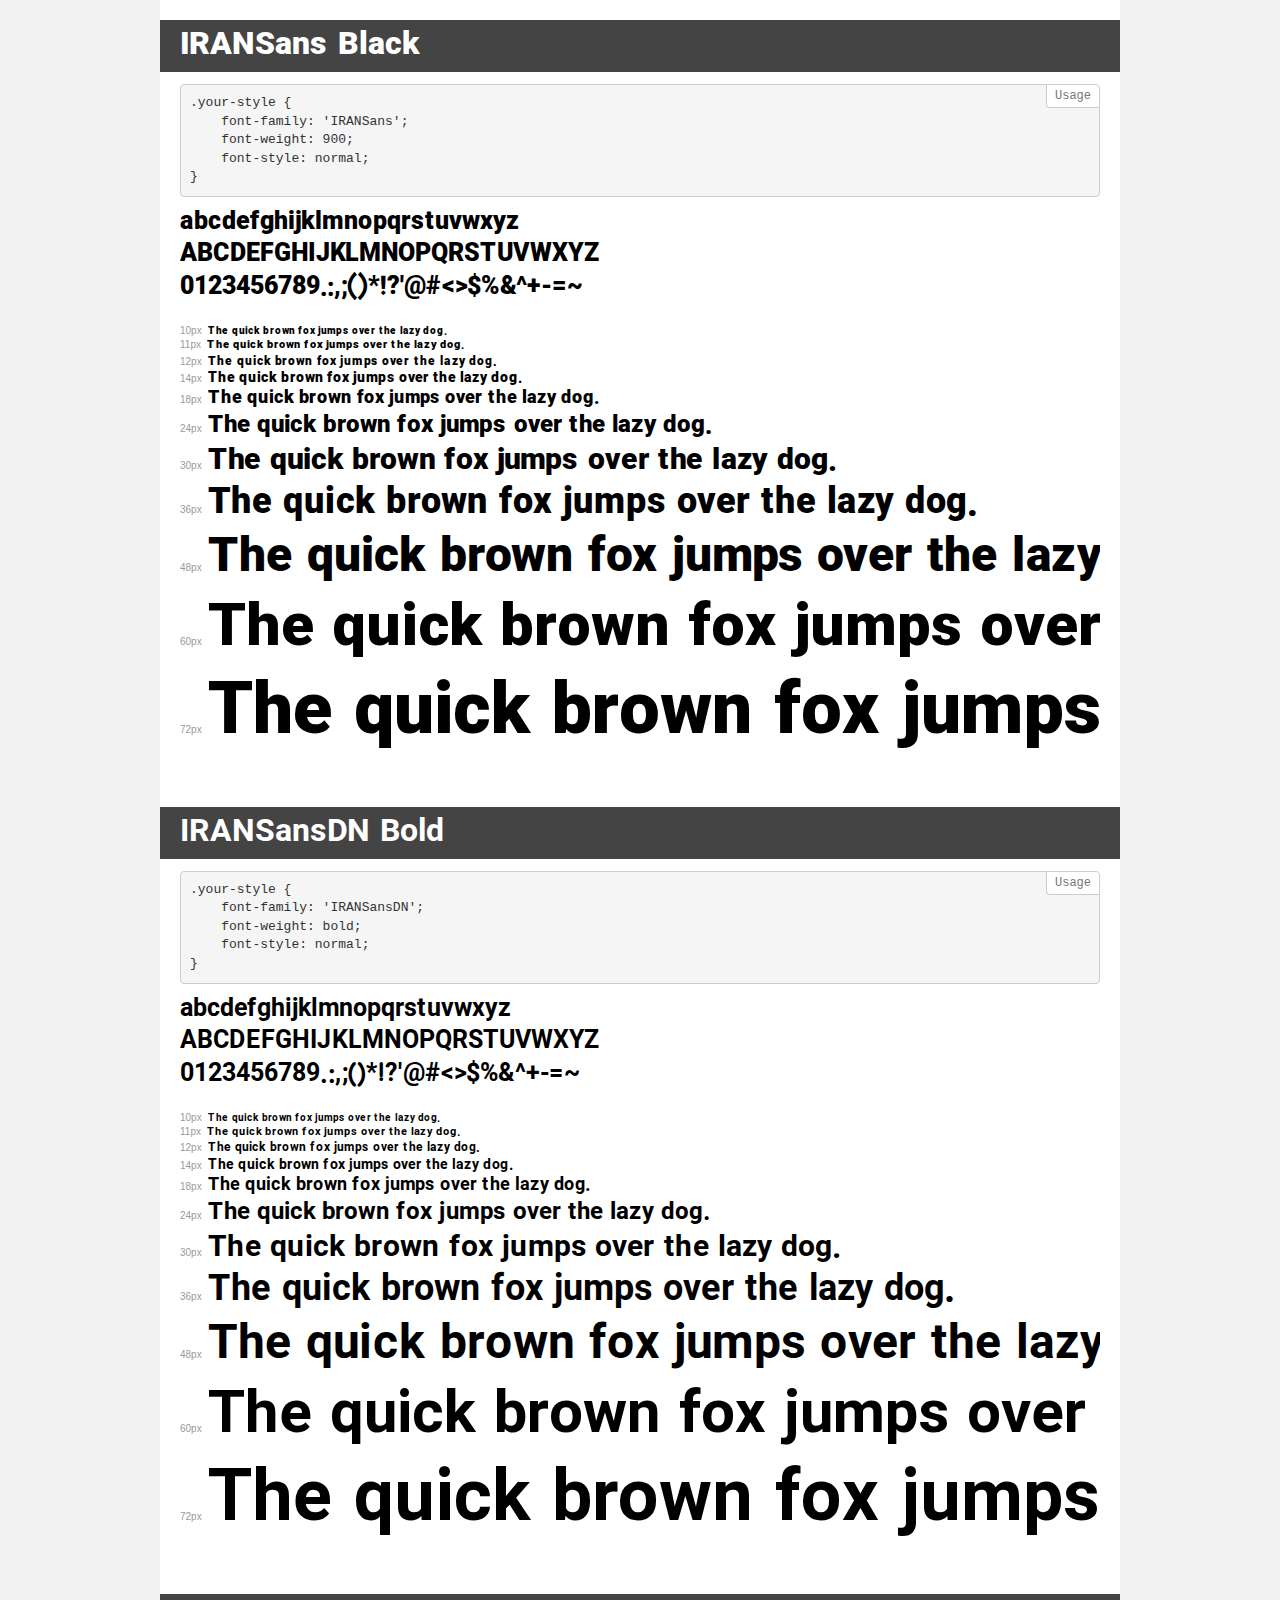
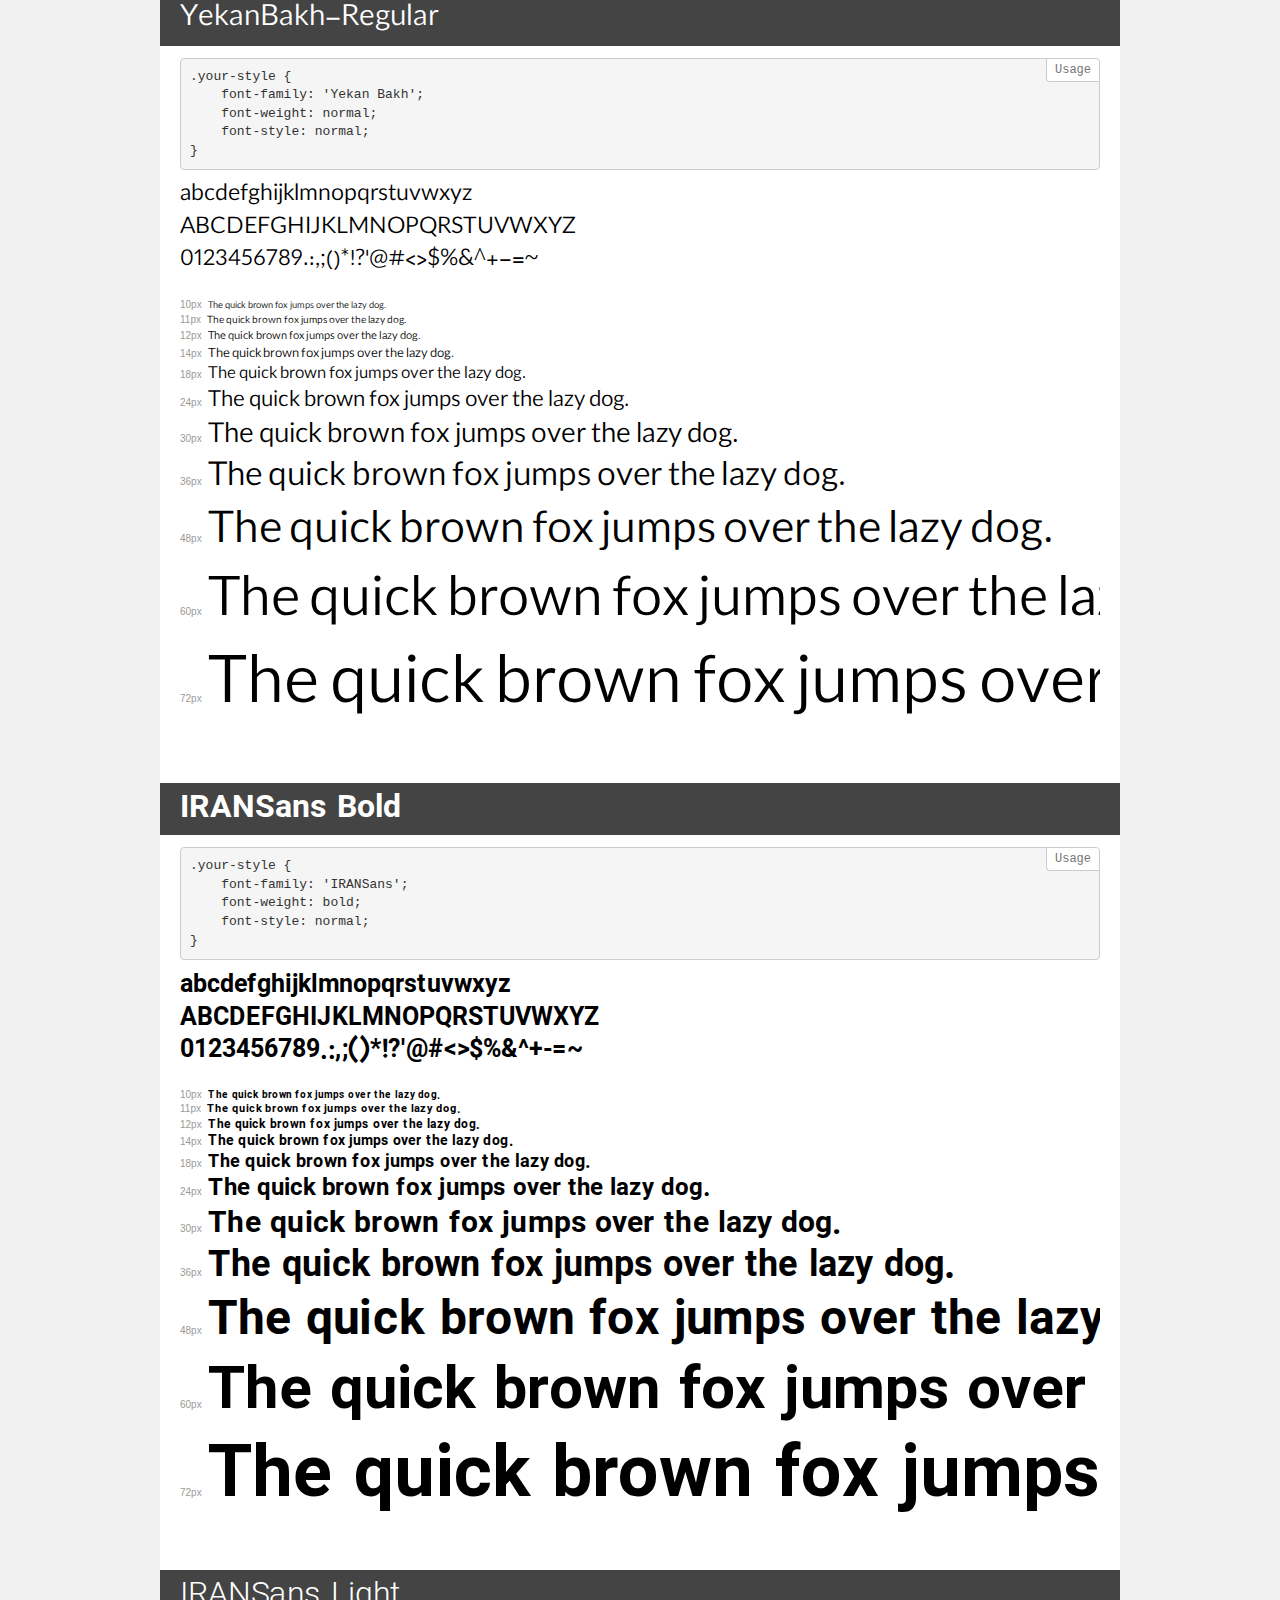
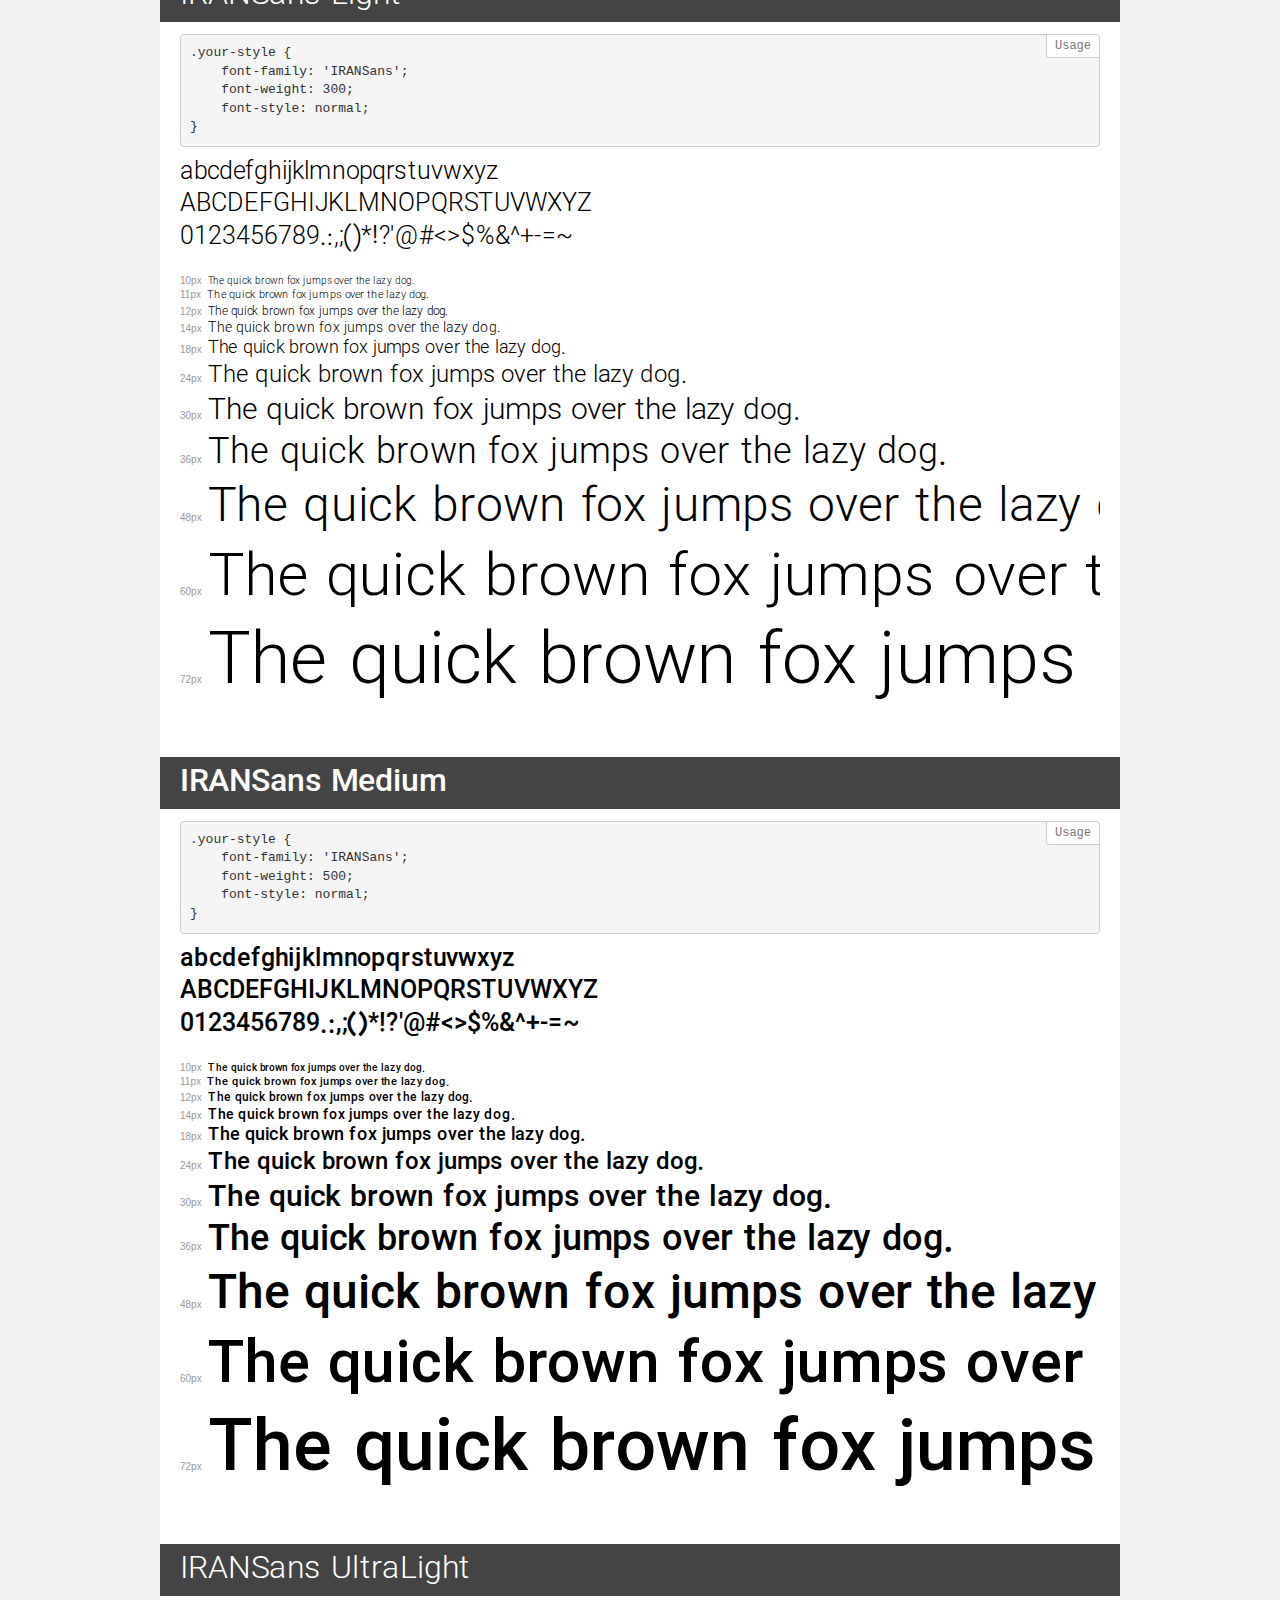
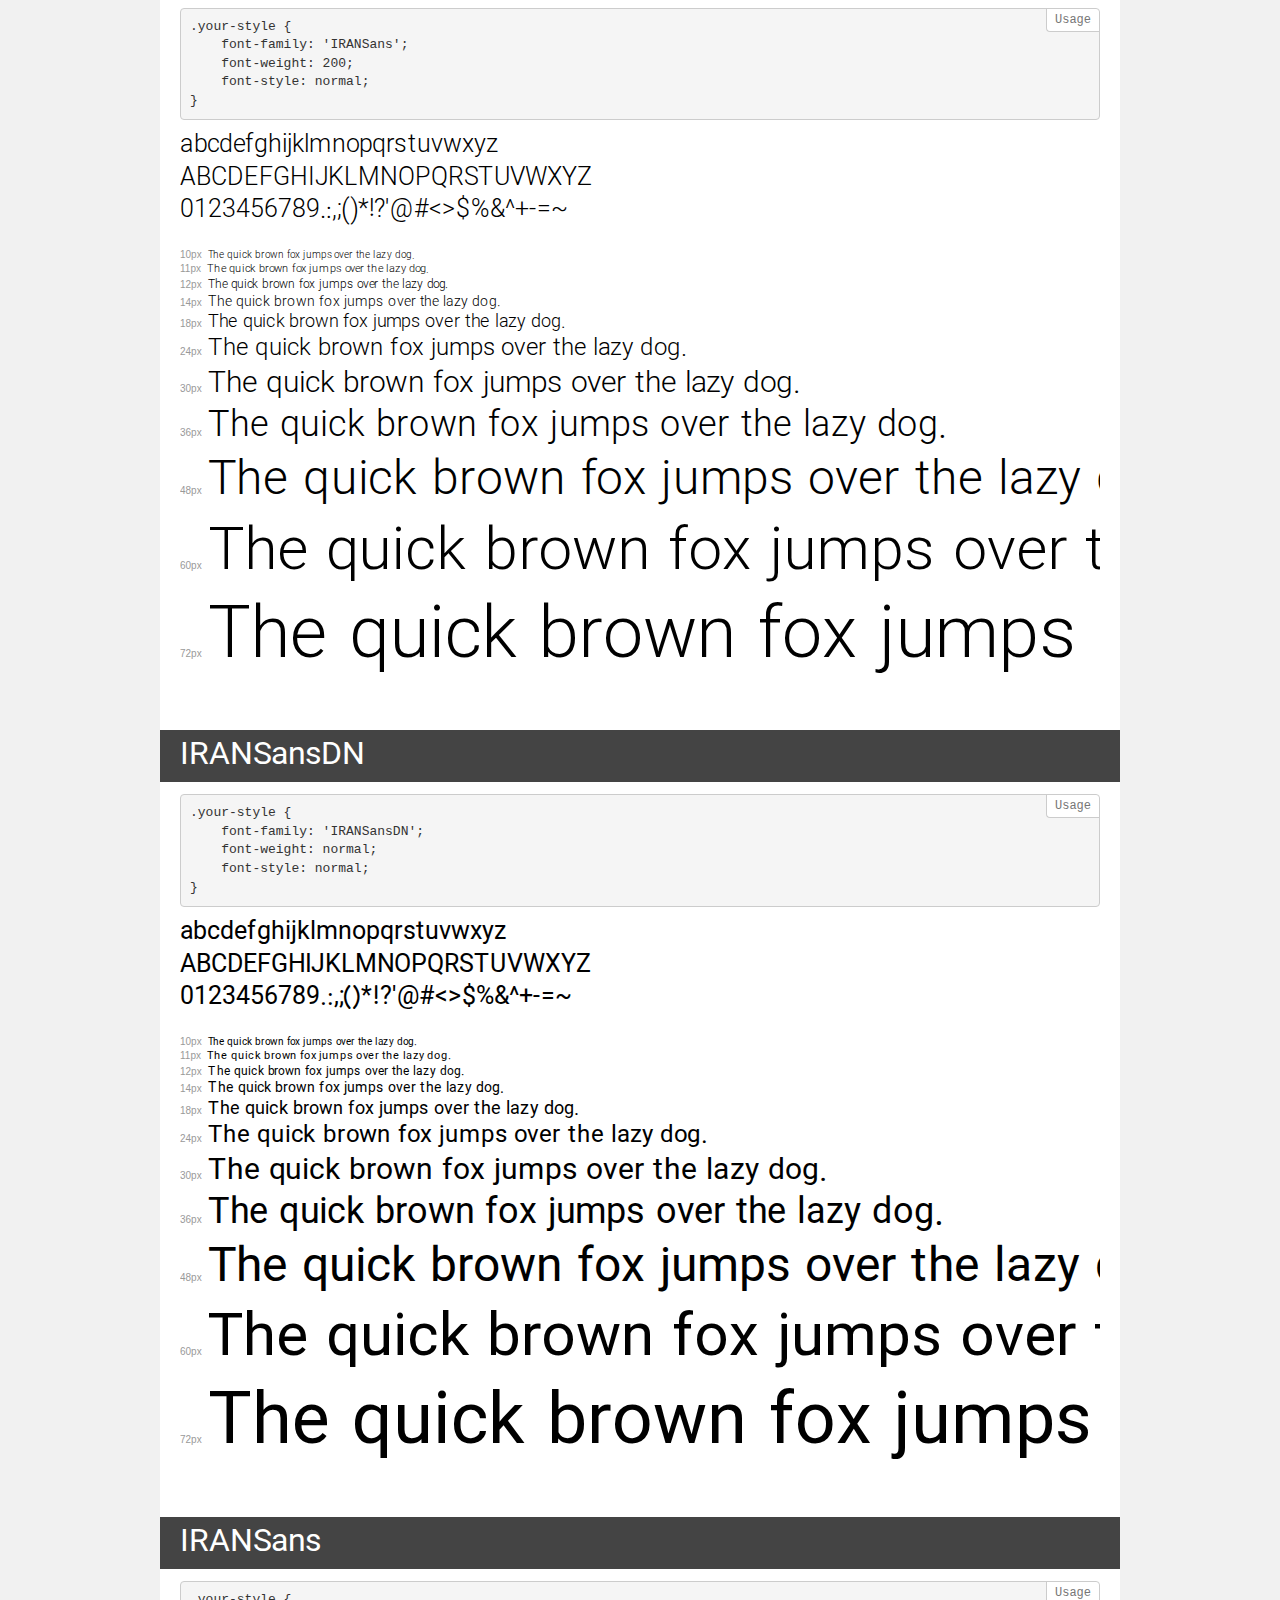
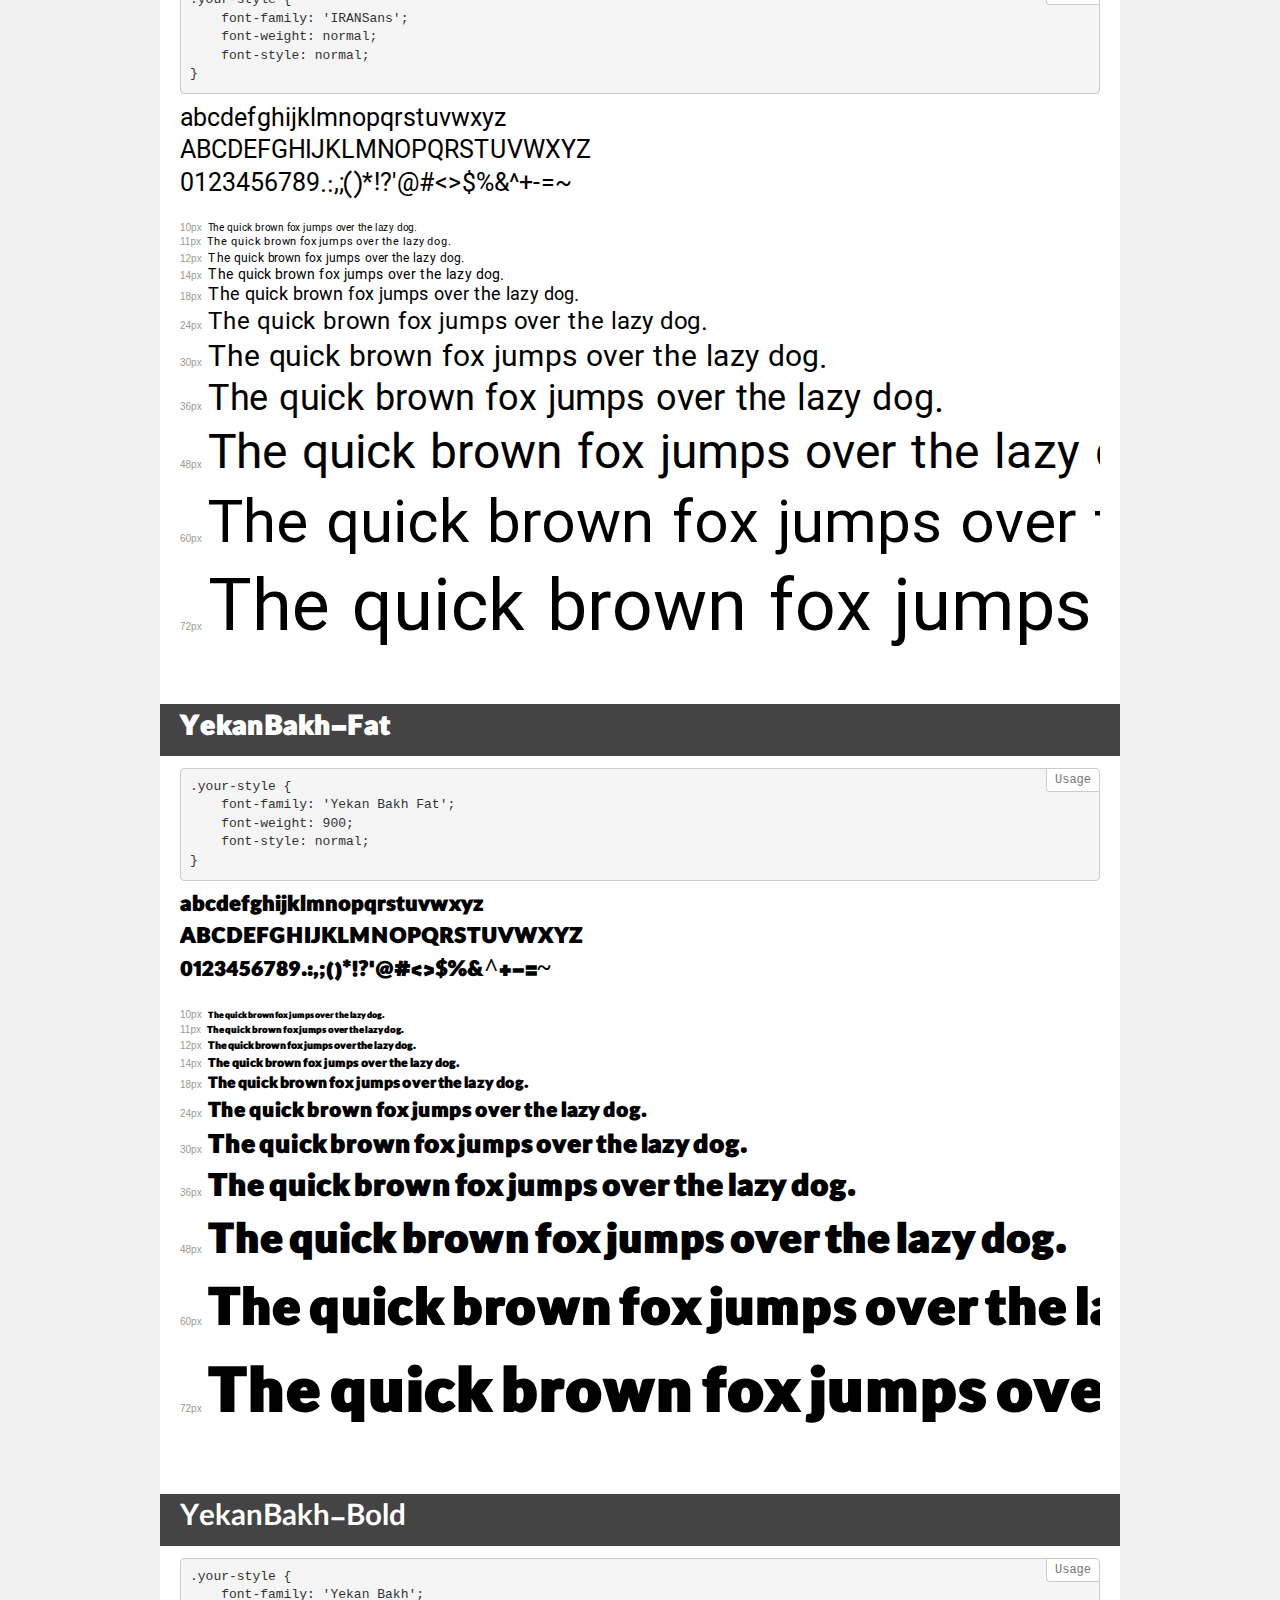
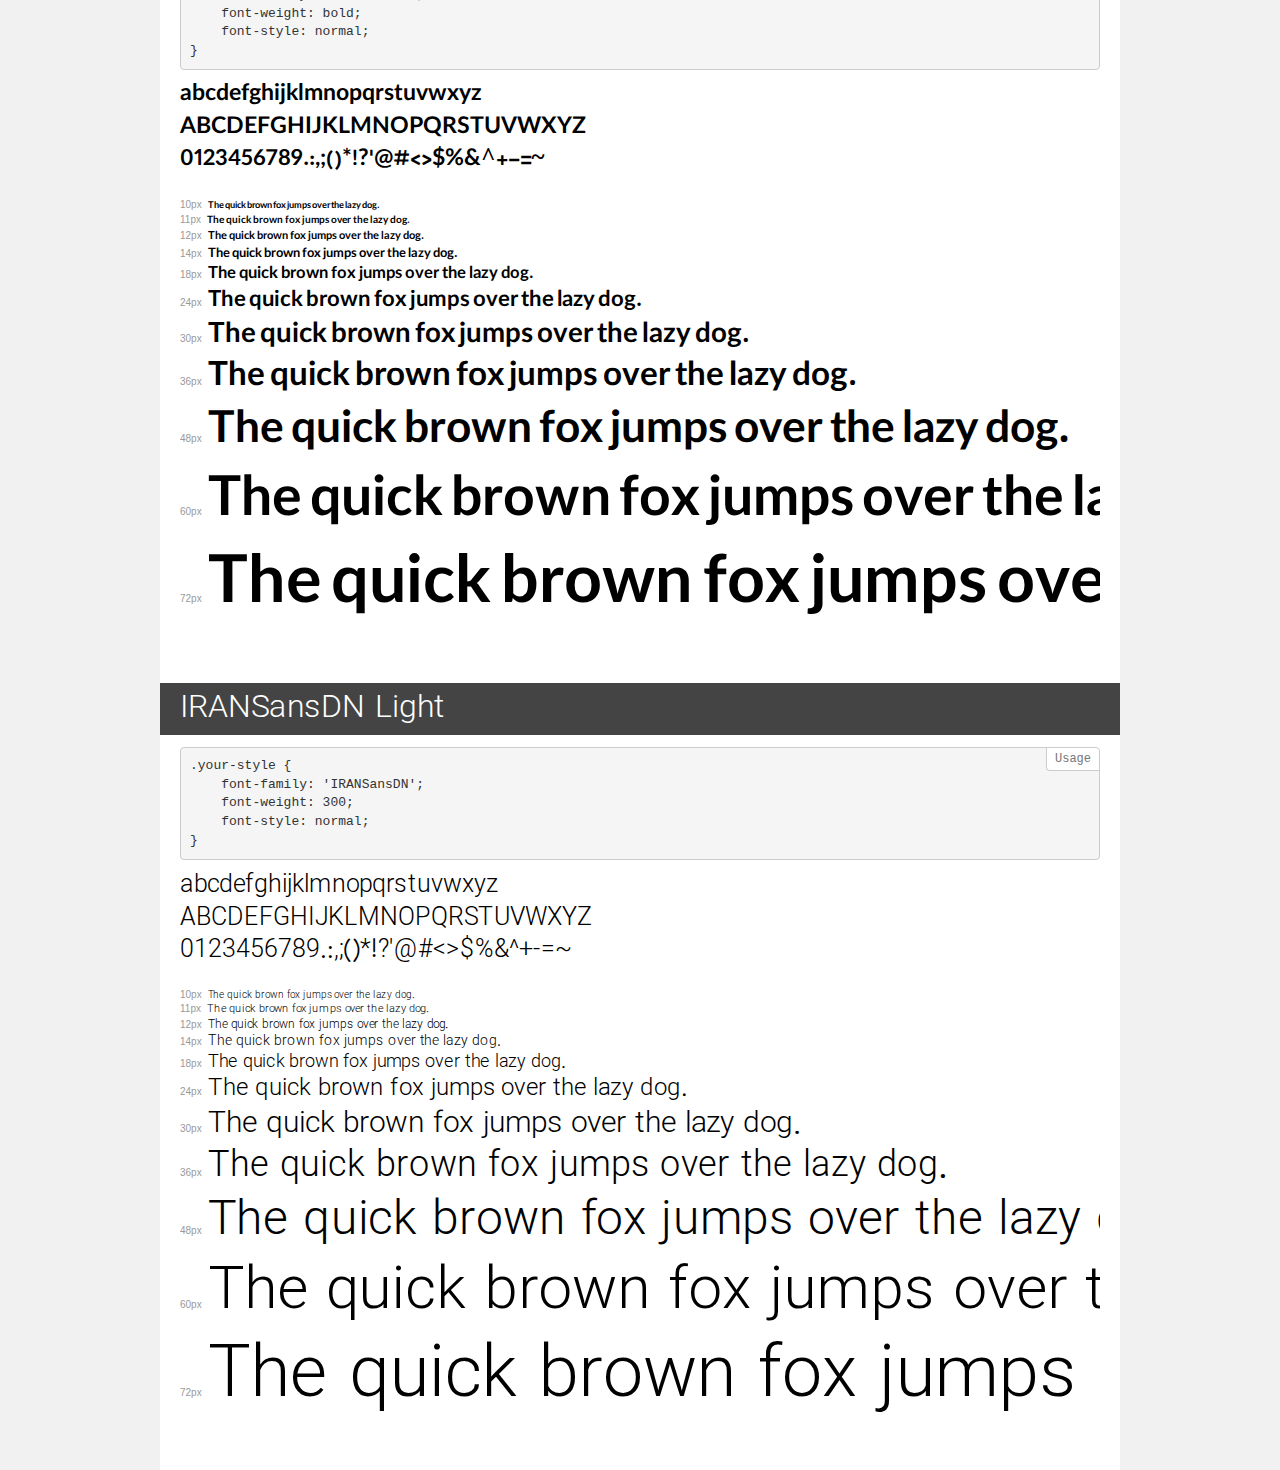
<file: assets/fonts/demo.html>
<!DOCTYPE html>
<html>
<head>
    <meta charset="utf-8">
    <meta http-equiv="X-UA-Compatible" content="IE=edge">
    <meta name="viewport" content="width=device-width, initial-scale=1">
    <meta name="robots" content="noindex, noarchive">
    <meta name="format-detection" content="telephone=no">
    <title>Transfonter demo</title>
    <link href="stylesheet.css" rel="stylesheet">
    <style>
        /*
        http://meyerweb.com/eric/tools/css/reset/
        v2.0 | 20110126
        License: none (public domain)
        */
        html, body, div, span, applet, object, iframe,
        h1, h2, h3, h4, h5, h6, p, blockquote, pre,
        a, abbr, acronym, address, big, cite, code,
        del, dfn, em, img, ins, kbd, q, s, samp,
        small, strike, strong, sub, sup, tt, var,
        b, u, i, center,
        dl, dt, dd, ol, ul, li,
        fieldset, form, label, legend,
        table, caption, tbody, tfoot, thead, tr, th, td,
        article, aside, canvas, details, embed,
        figure, figcaption, footer, header, hgroup,
        menu, nav, output, ruby, section, summary,
        time, mark, audio, video {
            margin: 0;
            padding: 0;
            border: 0;
            font-size: 100%;
            font: inherit;
            vertical-align: baseline;
        }
        /* HTML5 display-role reset for older browsers */
        article, aside, details, figcaption, figure,
        footer, header, hgroup, menu, nav, section {
            display: block;
        }
        body {
            line-height: 1;
        }
        ol, ul {
            list-style: none;
        }
        blockquote, q {
            quotes: none;
        }
        blockquote:before, blockquote:after,
        q:before, q:after {
            content: '';
            content: none;
        }
        table {
            border-collapse: collapse;
            border-spacing: 0;
        }
        /* common styles */
        body {
            background: #f1f1f1;
            color: #000;
        }
        .page {
            background: #fff;
            width: 920px;
            margin: 0 auto;
            padding: 20px 20px 0 20px;
            overflow: hidden;
        }
        .font-container {
            overflow-x: auto;
            overflow-y: hidden;
            margin-bottom: 40px;
            line-height: 1.3;
            white-space: nowrap;
            padding-bottom: 5px;
        }
        h1 {
            position: relative;
            background: #444;
            font-size: 32px;
            color: #fff;
            padding: 10px 20px;
            margin: 0 -20px 12px -20px;
        }
        .letters {
            font-size: 25px;
            margin-bottom: 20px;
        }
        .s10:before {
            content: '10px';
        }
        .s11:before {
            content: '11px';
        }
        .s12:before {
            content: '12px';
        }
        .s14:before {
            content: '14px';
        }
        .s18:before {
            content: '18px';
        }
        .s24:before {
            content: '24px';
        }
        .s30:before {
            content: '30px';
        }
        .s36:before {
            content: '36px';
        }
        .s48:before {
            content: '48px';
        }
        .s60:before {
            content: '60px';
        }
        .s72:before {
            content: '72px';
        }
        .s10:before, .s11:before, .s12:before, .s14:before,
        .s18:before, .s24:before, .s30:before, .s36:before,
        .s48:before, .s60:before, .s72:before {
            font-family: Arial, sans-serif;
            font-size: 10px;
            font-weight: normal;
            font-style: normal;
            color: #999;
            padding-right: 6px;
        }
        pre {
            display: block;
            position: relative;
            padding: 9px;
            margin: 0 0 10px;
            font-family: Monaco, Menlo, Consolas, "Courier New", monospace !important;
            font-size: 13px;
            line-height: 1.428571429;
            color: #333;
            font-weight: normal !important;
            font-style: normal !important;
            background-color: #f5f5f5;
            border: 1px solid #ccc;
            overflow-x: auto;
            border-radius: 4px;
        }
        pre:after {
            display: block;
            position: absolute;
            right: 0;
            top: 0;
            content: 'Usage';
            line-height: 1;
            padding: 5px 8px;
            font-size: 12px;
            color: #767676;
            background-color: #fff;
            border: 1px solid #ccc;
            border-right: none;
            border-top: none;
            border-radius: 0 4px 0 4px;
            z-index: 10;
        }
        /* responsive */
        @media (max-width: 959px) {
            .page {
                width: auto;
                margin: 0;
            }
        }
    </style>
</head>
<body>
<div class="page">
    <div class="demo" style="font-family: 'IRANSans'; font-weight: 900; font-style: normal;">
        <h1>IRANSans Black</h1>
        <pre>.your-style {
    font-family: 'IRANSans';
    font-weight: 900;
    font-style: normal;
}</pre>
        <div class="font-container">
            <p class="letters">
                abcdefghijklmnopqrstuvwxyz<br>
ABCDEFGHIJKLMNOPQRSTUVWXYZ<br>
                0123456789.:,;()*!?'@#<>$%&^+-=~
            </p>
            <p class="s10" style="font-size: 10px;">The quick brown fox jumps over the lazy dog.</p>
            <p class="s11" style="font-size: 11px;">The quick brown fox jumps over the lazy dog.</p>
            <p class="s12" style="font-size: 12px;">The quick brown fox jumps over the lazy dog.</p>
            <p class="s14" style="font-size: 14px;">The quick brown fox jumps over the lazy dog.</p>
            <p class="s18" style="font-size: 18px;">The quick brown fox jumps over the lazy dog.</p>
            <p class="s24" style="font-size: 24px;">The quick brown fox jumps over the lazy dog.</p>
            <p class="s30" style="font-size: 30px;">The quick brown fox jumps over the lazy dog.</p>
            <p class="s36" style="font-size: 36px;">The quick brown fox jumps over the lazy dog.</p>
            <p class="s48" style="font-size: 48px;">The quick brown fox jumps over the lazy dog.</p>
            <p class="s60" style="font-size: 60px;">The quick brown fox jumps over the lazy dog.</p>
            <p class="s72" style="font-size: 72px;">The quick brown fox jumps over the lazy dog.</p>
        </div>
    </div>
    <div class="demo" style="font-family: 'IRANSansDN'; font-weight: bold; font-style: normal;">
        <h1>IRANSansDN Bold</h1>
        <pre>.your-style {
    font-family: 'IRANSansDN';
    font-weight: bold;
    font-style: normal;
}</pre>
        <div class="font-container">
            <p class="letters">
                abcdefghijklmnopqrstuvwxyz<br>
ABCDEFGHIJKLMNOPQRSTUVWXYZ<br>
                0123456789.:,;()*!?'@#<>$%&^+-=~
            </p>
            <p class="s10" style="font-size: 10px;">The quick brown fox jumps over the lazy dog.</p>
            <p class="s11" style="font-size: 11px;">The quick brown fox jumps over the lazy dog.</p>
            <p class="s12" style="font-size: 12px;">The quick brown fox jumps over the lazy dog.</p>
            <p class="s14" style="font-size: 14px;">The quick brown fox jumps over the lazy dog.</p>
            <p class="s18" style="font-size: 18px;">The quick brown fox jumps over the lazy dog.</p>
            <p class="s24" style="font-size: 24px;">The quick brown fox jumps over the lazy dog.</p>
            <p class="s30" style="font-size: 30px;">The quick brown fox jumps over the lazy dog.</p>
            <p class="s36" style="font-size: 36px;">The quick brown fox jumps over the lazy dog.</p>
            <p class="s48" style="font-size: 48px;">The quick brown fox jumps over the lazy dog.</p>
            <p class="s60" style="font-size: 60px;">The quick brown fox jumps over the lazy dog.</p>
            <p class="s72" style="font-size: 72px;">The quick brown fox jumps over the lazy dog.</p>
        </div>
    </div>
    <div class="demo" style="font-family: 'Yekan Bakh'; font-weight: normal; font-style: normal;">
        <h1>YekanBakh-Regular</h1>
        <pre>.your-style {
    font-family: 'Yekan Bakh';
    font-weight: normal;
    font-style: normal;
}</pre>
        <div class="font-container">
            <p class="letters">
                abcdefghijklmnopqrstuvwxyz<br>
ABCDEFGHIJKLMNOPQRSTUVWXYZ<br>
                0123456789.:,;()*!?'@#<>$%&^+-=~
            </p>
            <p class="s10" style="font-size: 10px;">The quick brown fox jumps over the lazy dog.</p>
            <p class="s11" style="font-size: 11px;">The quick brown fox jumps over the lazy dog.</p>
            <p class="s12" style="font-size: 12px;">The quick brown fox jumps over the lazy dog.</p>
            <p class="s14" style="font-size: 14px;">The quick brown fox jumps over the lazy dog.</p>
            <p class="s18" style="font-size: 18px;">The quick brown fox jumps over the lazy dog.</p>
            <p class="s24" style="font-size: 24px;">The quick brown fox jumps over the lazy dog.</p>
            <p class="s30" style="font-size: 30px;">The quick brown fox jumps over the lazy dog.</p>
            <p class="s36" style="font-size: 36px;">The quick brown fox jumps over the lazy dog.</p>
            <p class="s48" style="font-size: 48px;">The quick brown fox jumps over the lazy dog.</p>
            <p class="s60" style="font-size: 60px;">The quick brown fox jumps over the lazy dog.</p>
            <p class="s72" style="font-size: 72px;">The quick brown fox jumps over the lazy dog.</p>
        </div>
    </div>
    <div class="demo" style="font-family: 'IRANSans'; font-weight: bold; font-style: normal;">
        <h1>IRANSans Bold</h1>
        <pre>.your-style {
    font-family: 'IRANSans';
    font-weight: bold;
    font-style: normal;
}</pre>
        <div class="font-container">
            <p class="letters">
                abcdefghijklmnopqrstuvwxyz<br>
ABCDEFGHIJKLMNOPQRSTUVWXYZ<br>
                0123456789.:,;()*!?'@#<>$%&^+-=~
            </p>
            <p class="s10" style="font-size: 10px;">The quick brown fox jumps over the lazy dog.</p>
            <p class="s11" style="font-size: 11px;">The quick brown fox jumps over the lazy dog.</p>
            <p class="s12" style="font-size: 12px;">The quick brown fox jumps over the lazy dog.</p>
            <p class="s14" style="font-size: 14px;">The quick brown fox jumps over the lazy dog.</p>
            <p class="s18" style="font-size: 18px;">The quick brown fox jumps over the lazy dog.</p>
            <p class="s24" style="font-size: 24px;">The quick brown fox jumps over the lazy dog.</p>
            <p class="s30" style="font-size: 30px;">The quick brown fox jumps over the lazy dog.</p>
            <p class="s36" style="font-size: 36px;">The quick brown fox jumps over the lazy dog.</p>
            <p class="s48" style="font-size: 48px;">The quick brown fox jumps over the lazy dog.</p>
            <p class="s60" style="font-size: 60px;">The quick brown fox jumps over the lazy dog.</p>
            <p class="s72" style="font-size: 72px;">The quick brown fox jumps over the lazy dog.</p>
        </div>
    </div>
    <div class="demo" style="font-family: 'IRANSans'; font-weight: 300; font-style: normal;">
        <h1>IRANSans Light</h1>
        <pre>.your-style {
    font-family: 'IRANSans';
    font-weight: 300;
    font-style: normal;
}</pre>
        <div class="font-container">
            <p class="letters">
                abcdefghijklmnopqrstuvwxyz<br>
ABCDEFGHIJKLMNOPQRSTUVWXYZ<br>
                0123456789.:,;()*!?'@#<>$%&^+-=~
            </p>
            <p class="s10" style="font-size: 10px;">The quick brown fox jumps over the lazy dog.</p>
            <p class="s11" style="font-size: 11px;">The quick brown fox jumps over the lazy dog.</p>
            <p class="s12" style="font-size: 12px;">The quick brown fox jumps over the lazy dog.</p>
            <p class="s14" style="font-size: 14px;">The quick brown fox jumps over the lazy dog.</p>
            <p class="s18" style="font-size: 18px;">The quick brown fox jumps over the lazy dog.</p>
            <p class="s24" style="font-size: 24px;">The quick brown fox jumps over the lazy dog.</p>
            <p class="s30" style="font-size: 30px;">The quick brown fox jumps over the lazy dog.</p>
            <p class="s36" style="font-size: 36px;">The quick brown fox jumps over the lazy dog.</p>
            <p class="s48" style="font-size: 48px;">The quick brown fox jumps over the lazy dog.</p>
            <p class="s60" style="font-size: 60px;">The quick brown fox jumps over the lazy dog.</p>
            <p class="s72" style="font-size: 72px;">The quick brown fox jumps over the lazy dog.</p>
        </div>
    </div>
    <div class="demo" style="font-family: 'IRANSans'; font-weight: 500; font-style: normal;">
        <h1>IRANSans Medium</h1>
        <pre>.your-style {
    font-family: 'IRANSans';
    font-weight: 500;
    font-style: normal;
}</pre>
        <div class="font-container">
            <p class="letters">
                abcdefghijklmnopqrstuvwxyz<br>
ABCDEFGHIJKLMNOPQRSTUVWXYZ<br>
                0123456789.:,;()*!?'@#<>$%&^+-=~
            </p>
            <p class="s10" style="font-size: 10px;">The quick brown fox jumps over the lazy dog.</p>
            <p class="s11" style="font-size: 11px;">The quick brown fox jumps over the lazy dog.</p>
            <p class="s12" style="font-size: 12px;">The quick brown fox jumps over the lazy dog.</p>
            <p class="s14" style="font-size: 14px;">The quick brown fox jumps over the lazy dog.</p>
            <p class="s18" style="font-size: 18px;">The quick brown fox jumps over the lazy dog.</p>
            <p class="s24" style="font-size: 24px;">The quick brown fox jumps over the lazy dog.</p>
            <p class="s30" style="font-size: 30px;">The quick brown fox jumps over the lazy dog.</p>
            <p class="s36" style="font-size: 36px;">The quick brown fox jumps over the lazy dog.</p>
            <p class="s48" style="font-size: 48px;">The quick brown fox jumps over the lazy dog.</p>
            <p class="s60" style="font-size: 60px;">The quick brown fox jumps over the lazy dog.</p>
            <p class="s72" style="font-size: 72px;">The quick brown fox jumps over the lazy dog.</p>
        </div>
    </div>
    <div class="demo" style="font-family: 'IRANSans'; font-weight: 200; font-style: normal;">
        <h1>IRANSans UltraLight</h1>
        <pre>.your-style {
    font-family: 'IRANSans';
    font-weight: 200;
    font-style: normal;
}</pre>
        <div class="font-container">
            <p class="letters">
                abcdefghijklmnopqrstuvwxyz<br>
ABCDEFGHIJKLMNOPQRSTUVWXYZ<br>
                0123456789.:,;()*!?'@#<>$%&^+-=~
            </p>
            <p class="s10" style="font-size: 10px;">The quick brown fox jumps over the lazy dog.</p>
            <p class="s11" style="font-size: 11px;">The quick brown fox jumps over the lazy dog.</p>
            <p class="s12" style="font-size: 12px;">The quick brown fox jumps over the lazy dog.</p>
            <p class="s14" style="font-size: 14px;">The quick brown fox jumps over the lazy dog.</p>
            <p class="s18" style="font-size: 18px;">The quick brown fox jumps over the lazy dog.</p>
            <p class="s24" style="font-size: 24px;">The quick brown fox jumps over the lazy dog.</p>
            <p class="s30" style="font-size: 30px;">The quick brown fox jumps over the lazy dog.</p>
            <p class="s36" style="font-size: 36px;">The quick brown fox jumps over the lazy dog.</p>
            <p class="s48" style="font-size: 48px;">The quick brown fox jumps over the lazy dog.</p>
            <p class="s60" style="font-size: 60px;">The quick brown fox jumps over the lazy dog.</p>
            <p class="s72" style="font-size: 72px;">The quick brown fox jumps over the lazy dog.</p>
        </div>
    </div>
    <div class="demo" style="font-family: 'IRANSansDN'; font-weight: normal; font-style: normal;">
        <h1>IRANSansDN</h1>
        <pre>.your-style {
    font-family: 'IRANSansDN';
    font-weight: normal;
    font-style: normal;
}</pre>
        <div class="font-container">
            <p class="letters">
                abcdefghijklmnopqrstuvwxyz<br>
ABCDEFGHIJKLMNOPQRSTUVWXYZ<br>
                0123456789.:,;()*!?'@#<>$%&^+-=~
            </p>
            <p class="s10" style="font-size: 10px;">The quick brown fox jumps over the lazy dog.</p>
            <p class="s11" style="font-size: 11px;">The quick brown fox jumps over the lazy dog.</p>
            <p class="s12" style="font-size: 12px;">The quick brown fox jumps over the lazy dog.</p>
            <p class="s14" style="font-size: 14px;">The quick brown fox jumps over the lazy dog.</p>
            <p class="s18" style="font-size: 18px;">The quick brown fox jumps over the lazy dog.</p>
            <p class="s24" style="font-size: 24px;">The quick brown fox jumps over the lazy dog.</p>
            <p class="s30" style="font-size: 30px;">The quick brown fox jumps over the lazy dog.</p>
            <p class="s36" style="font-size: 36px;">The quick brown fox jumps over the lazy dog.</p>
            <p class="s48" style="font-size: 48px;">The quick brown fox jumps over the lazy dog.</p>
            <p class="s60" style="font-size: 60px;">The quick brown fox jumps over the lazy dog.</p>
            <p class="s72" style="font-size: 72px;">The quick brown fox jumps over the lazy dog.</p>
        </div>
    </div>
    <div class="demo" style="font-family: 'IRANSans'; font-weight: normal; font-style: normal;">
        <h1>IRANSans</h1>
        <pre>.your-style {
    font-family: 'IRANSans';
    font-weight: normal;
    font-style: normal;
}</pre>
        <div class="font-container">
            <p class="letters">
                abcdefghijklmnopqrstuvwxyz<br>
ABCDEFGHIJKLMNOPQRSTUVWXYZ<br>
                0123456789.:,;()*!?'@#<>$%&^+-=~
            </p>
            <p class="s10" style="font-size: 10px;">The quick brown fox jumps over the lazy dog.</p>
            <p class="s11" style="font-size: 11px;">The quick brown fox jumps over the lazy dog.</p>
            <p class="s12" style="font-size: 12px;">The quick brown fox jumps over the lazy dog.</p>
            <p class="s14" style="font-size: 14px;">The quick brown fox jumps over the lazy dog.</p>
            <p class="s18" style="font-size: 18px;">The quick brown fox jumps over the lazy dog.</p>
            <p class="s24" style="font-size: 24px;">The quick brown fox jumps over the lazy dog.</p>
            <p class="s30" style="font-size: 30px;">The quick brown fox jumps over the lazy dog.</p>
            <p class="s36" style="font-size: 36px;">The quick brown fox jumps over the lazy dog.</p>
            <p class="s48" style="font-size: 48px;">The quick brown fox jumps over the lazy dog.</p>
            <p class="s60" style="font-size: 60px;">The quick brown fox jumps over the lazy dog.</p>
            <p class="s72" style="font-size: 72px;">The quick brown fox jumps over the lazy dog.</p>
        </div>
    </div>
    <div class="demo" style="font-family: 'Yekan Bakh Fat'; font-weight: 900; font-style: normal;">
        <h1>YekanBakh-Fat</h1>
        <pre>.your-style {
    font-family: 'Yekan Bakh Fat';
    font-weight: 900;
    font-style: normal;
}</pre>
        <div class="font-container">
            <p class="letters">
                abcdefghijklmnopqrstuvwxyz<br>
ABCDEFGHIJKLMNOPQRSTUVWXYZ<br>
                0123456789.:,;()*!?'@#<>$%&^+-=~
            </p>
            <p class="s10" style="font-size: 10px;">The quick brown fox jumps over the lazy dog.</p>
            <p class="s11" style="font-size: 11px;">The quick brown fox jumps over the lazy dog.</p>
            <p class="s12" style="font-size: 12px;">The quick brown fox jumps over the lazy dog.</p>
            <p class="s14" style="font-size: 14px;">The quick brown fox jumps over the lazy dog.</p>
            <p class="s18" style="font-size: 18px;">The quick brown fox jumps over the lazy dog.</p>
            <p class="s24" style="font-size: 24px;">The quick brown fox jumps over the lazy dog.</p>
            <p class="s30" style="font-size: 30px;">The quick brown fox jumps over the lazy dog.</p>
            <p class="s36" style="font-size: 36px;">The quick brown fox jumps over the lazy dog.</p>
            <p class="s48" style="font-size: 48px;">The quick brown fox jumps over the lazy dog.</p>
            <p class="s60" style="font-size: 60px;">The quick brown fox jumps over the lazy dog.</p>
            <p class="s72" style="font-size: 72px;">The quick brown fox jumps over the lazy dog.</p>
        </div>
    </div>
    <div class="demo" style="font-family: 'Yekan Bakh'; font-weight: bold; font-style: normal;">
        <h1>YekanBakh-Bold</h1>
        <pre>.your-style {
    font-family: 'Yekan Bakh';
    font-weight: bold;
    font-style: normal;
}</pre>
        <div class="font-container">
            <p class="letters">
                abcdefghijklmnopqrstuvwxyz<br>
ABCDEFGHIJKLMNOPQRSTUVWXYZ<br>
                0123456789.:,;()*!?'@#<>$%&^+-=~
            </p>
            <p class="s10" style="font-size: 10px;">The quick brown fox jumps over the lazy dog.</p>
            <p class="s11" style="font-size: 11px;">The quick brown fox jumps over the lazy dog.</p>
            <p class="s12" style="font-size: 12px;">The quick brown fox jumps over the lazy dog.</p>
            <p class="s14" style="font-size: 14px;">The quick brown fox jumps over the lazy dog.</p>
            <p class="s18" style="font-size: 18px;">The quick brown fox jumps over the lazy dog.</p>
            <p class="s24" style="font-size: 24px;">The quick brown fox jumps over the lazy dog.</p>
            <p class="s30" style="font-size: 30px;">The quick brown fox jumps over the lazy dog.</p>
            <p class="s36" style="font-size: 36px;">The quick brown fox jumps over the lazy dog.</p>
            <p class="s48" style="font-size: 48px;">The quick brown fox jumps over the lazy dog.</p>
            <p class="s60" style="font-size: 60px;">The quick brown fox jumps over the lazy dog.</p>
            <p class="s72" style="font-size: 72px;">The quick brown fox jumps over the lazy dog.</p>
        </div>
    </div>
    <div class="demo" style="font-family: 'IRANSansDN'; font-weight: 300; font-style: normal;">
        <h1>IRANSansDN Light</h1>
        <pre>.your-style {
    font-family: 'IRANSansDN';
    font-weight: 300;
    font-style: normal;
}</pre>
        <div class="font-container">
            <p class="letters">
                abcdefghijklmnopqrstuvwxyz<br>
ABCDEFGHIJKLMNOPQRSTUVWXYZ<br>
                0123456789.:,;()*!?'@#<>$%&^+-=~
            </p>
            <p class="s10" style="font-size: 10px;">The quick brown fox jumps over the lazy dog.</p>
            <p class="s11" style="font-size: 11px;">The quick brown fox jumps over the lazy dog.</p>
            <p class="s12" style="font-size: 12px;">The quick brown fox jumps over the lazy dog.</p>
            <p class="s14" style="font-size: 14px;">The quick brown fox jumps over the lazy dog.</p>
            <p class="s18" style="font-size: 18px;">The quick brown fox jumps over the lazy dog.</p>
            <p class="s24" style="font-size: 24px;">The quick brown fox jumps over the lazy dog.</p>
            <p class="s30" style="font-size: 30px;">The quick brown fox jumps over the lazy dog.</p>
            <p class="s36" style="font-size: 36px;">The quick brown fox jumps over the lazy dog.</p>
            <p class="s48" style="font-size: 48px;">The quick brown fox jumps over the lazy dog.</p>
            <p class="s60" style="font-size: 60px;">The quick brown fox jumps over the lazy dog.</p>
            <p class="s72" style="font-size: 72px;">The quick brown fox jumps over the lazy dog.</p>
        </div>
    </div>
</div>
</body>
</html>
</file>
<file: assets/css/styles.css>
.container,
.container-fluid {
  width: 100%;
  margin-left: auto !important;
  margin-right: auto !important;
  padding-right: 15px;
  padding-left: 15px;
}
.col,
[class^="col-"],
[class*=" col-"] {
  position: relative;
  width: 100%;
  min-height: 1px;
  padding-right: 15px;
  padding-left: 15px;
}
.no-gutters .col,
.no-gutters [class^="col-"],
.no-gutters [class*=" col-"],
.grid-row .col,
.grid-row [class^="col-"],
.grid-row [class*=" col-"] {
  padding-left: 0;
  padding-right: 0;
}
.grid-row,
.row {
  display: -webkit-box;
  display: -ms-flexbox;
  display: flex;
  -ms-flex-wrap: wrap;
  flex-wrap: wrap;
  margin-right: -15px;
  margin-left: -15px;
}
.row.mar24 {
  margin-right: -12px;
  margin-left: -12px;
}
.row.mar24 [class*="col-"],
.row.mar24 [class^="col-"] {
  padding-right: 12px;
  padding-left: 12px;
}
.row.mar20 {
  margin-right: -10px;
  margin-left: -10px;
}
.row.mar20 [class*="col-"],
.row.mar20 [class^="col-"] {
  padding-right: 10px;
  padding-left: 10px;
}
.row.mar15 {
  margin-right: -7.5px;
  margin-left: -7.5px;
}
.row.mar15 [class*="col-"],
.row.mar15 [class^="col-"] {
  padding-right: 7.5px;
  padding-left: 7.5px;
}
.row.mar12 {
  margin-right: -6px;
  margin-left: -6px;
}
.row.mar12 .col,
.row.mar12 [class*="col-"],
.row.mar12 [class^="col-"] {
  padding-right: 6px;
  padding-left: 6px;
}
.grid-top {
  -ms-flex-align: start;
  align-items: flex-start;
}
.grid-bottom {
  -ms-flex-align: end;
  align-items: flex-end;
}
.grid-center {
  -ms-flex-align: center;
  align-items: center;
}
.grid-justify-enter {
  -ms-flex-pack: center;
  justify-content: center;
}
.grid-col-top {
  align-self: flex-start;
  -ms-flex-item-align: start;
}
.grid-col-bottom {
  align-self: flex-end;
  -ms-flex-item-align: end;
}
.grid-col--center {
  align-self: center;
  -ms-flex-item-align: center;
}
.grid-col-auto-size {
  box-flex: 0;
  -ms-flex: none;
  flex: none;
}
.no-gutters {
  margin-left: 0;
  margin-right: 0;
}
:root[dir=rtl] [class^="offset-"],
:root[dir=rtl] [class*=" offset-"] {
  margin-left: 0;
}
.col {
  flex-basis: 0;
  -ms-box-flex: 1;
  box-flex: 1;
  flex-grow: 1;
  max-width: 100%;
}
.col-xs-auto {
  box-flex: 1;
  -ms-flex: 0 0 auto;
  flex: 0 0 auto;
  width: auto;
  max-width: none;
}
.col-xs {
  flex-basis: 0;
  -ms-box-flex: 1;
  box-flex: 1;
  flex-grow: 1;
  max-width: 100%;
}
.col-xs-1 {
  box-flex: 1;
  -ms-flex: 0 0 8.333333333333332%;
  flex: 0 0 8.333333333333332%;
  max-width: 8.333333333333332%;
}
.col-xs-2 {
  box-flex: 1;
  -ms-flex: 0 0 16.666666666666664%;
  flex: 0 0 16.666666666666664%;
  max-width: 16.666666666666664%;
}
.col-xs-3 {
  box-flex: 1;
  -ms-flex: 0 0 25%;
  flex: 0 0 25%;
  max-width: 25%;
}
.col-xs-4 {
  box-flex: 1;
  -ms-flex: 0 0 33.33333333333333%;
  flex: 0 0 33.33333333333333%;
  max-width: 33.33333333333333%;
}
.col-xs-5 {
  box-flex: 1;
  -ms-flex: 0 0 41.66666666666667%;
  flex: 0 0 41.66666666666667%;
  max-width: 41.66666666666667%;
}
.col-xs-6 {
  box-flex: 1;
  -ms-flex: 0 0 50%;
  flex: 0 0 50%;
  max-width: 50%;
}
.col-xs-7 {
  box-flex: 1;
  -ms-flex: 0 0 58.333333333333336%;
  flex: 0 0 58.333333333333336%;
  max-width: 58.333333333333336%;
}
.col-xs-8 {
  box-flex: 1;
  -ms-flex: 0 0 66.66666666666666%;
  flex: 0 0 66.66666666666666%;
  max-width: 66.66666666666666%;
}
.col-xs-9 {
  box-flex: 1;
  -ms-flex: 0 0 75%;
  flex: 0 0 75%;
  max-width: 75%;
}
.col-xs-10 {
  box-flex: 1;
  -ms-flex: 0 0 83.33333333333334%;
  flex: 0 0 83.33333333333334%;
  max-width: 83.33333333333334%;
}
.col-xs-11 {
  box-flex: 1;
  -ms-flex: 0 0 91.66666666666666%;
  flex: 0 0 91.66666666666666%;
  max-width: 91.66666666666666%;
}
.col-xs-12 {
  box-flex: 1;
  -ms-flex: 0 0 100%;
  flex: 0 0 100%;
  max-width: 100%;
}
.offset-xs-1 {
  margin-left: 8.333333333333332%;
}
:root[dir=rtl] .offset-xs-1 {
  margin-right: 8.333333333333332%;
}
.offset-xs-2 {
  margin-left: 16.666666666666664%;
}
:root[dir=rtl] .offset-xs-2 {
  margin-right: 16.666666666666664%;
}
.offset-xs-3 {
  margin-left: 25%;
}
:root[dir=rtl] .offset-xs-3 {
  margin-right: 25%;
}
.offset-xs-4 {
  margin-left: 33.33333333333333%;
}
:root[dir=rtl] .offset-xs-4 {
  margin-right: 33.33333333333333%;
}
.offset-xs-5 {
  margin-left: 41.66666666666667%;
}
:root[dir=rtl] .offset-xs-5 {
  margin-right: 41.66666666666667%;
}
.offset-xs-6 {
  margin-left: 50%;
}
:root[dir=rtl] .offset-xs-6 {
  margin-right: 50%;
}
.offset-xs-7 {
  margin-left: 58.333333333333336%;
}
:root[dir=rtl] .offset-xs-7 {
  margin-right: 58.333333333333336%;
}
.offset-xs-8 {
  margin-left: 66.66666666666666%;
}
:root[dir=rtl] .offset-xs-8 {
  margin-right: 66.66666666666666%;
}
.offset-xs-9 {
  margin-left: 75%;
}
:root[dir=rtl] .offset-xs-9 {
  margin-right: 75%;
}
.offset-xs-10 {
  margin-left: 83.33333333333334%;
}
:root[dir=rtl] .offset-xs-10 {
  margin-right: 83.33333333333334%;
}
.offset-xs-11 {
  margin-left: 91.66666666666666%;
}
:root[dir=rtl] .offset-xs-11 {
  margin-right: 91.66666666666666%;
}
.offset-xs-12 {
  margin-left: 100%;
}
:root[dir=rtl] .offset-xs-12 {
  margin-right: 100%;
}
.order-xs-first {
  -ms-flex-order: -1;
  order: -1;
}
.order-xs-1 {
  -ms-flex-order: 1;
  order: 1;
}
.order-xs-2 {
  -ms-flex-order: 2;
  order: 2;
}
.order-xs-3 {
  -ms-flex-order: 3;
  order: 3;
}
.order-xs-4 {
  -ms-flex-order: 4;
  order: 4;
}
.order-xs-5 {
  -ms-flex-order: 5;
  order: 5;
}
.order-xs-6 {
  -ms-flex-order: 6;
  order: 6;
}
.order-xs-7 {
  -ms-flex-order: 7;
  order: 7;
}
.order-xs-8 {
  -ms-flex-order: 8;
  order: 8;
}
.order-xs-9 {
  -ms-flex-order: 9;
  order: 9;
}
.order-xs-10 {
  -ms-flex-order: 10;
  order: 10;
}
.order-xs-11 {
  -ms-flex-order: 11;
  order: 11;
}
.order-xs-12 {
  -ms-flex-order: 12;
  order: 12;
}
@media (min-width: 576px) {
  .container {
    max-width: 540px;
  }
  .col {
    flex-basis: 0;
    -ms-box-flex: 1;
    box-flex: 1;
    flex-grow: 1;
    max-width: 100%;
  }
  .col-sm-auto {
    box-flex: 1;
    -ms-flex: 0 0 auto;
    flex: 0 0 auto;
    width: auto;
    max-width: none;
  }
  .col-sm {
    flex-basis: 0;
    -ms-box-flex: 1;
    box-flex: 1;
    flex-grow: 1;
    max-width: 100%;
  }
  .col-sm-1 {
    box-flex: 1;
    -ms-flex: 0 0 8.333333333333332%;
    flex: 0 0 8.333333333333332%;
    max-width: 8.333333333333332%;
  }
  .col-sm-2 {
    box-flex: 1;
    -ms-flex: 0 0 16.666666666666664%;
    flex: 0 0 16.666666666666664%;
    max-width: 16.666666666666664%;
  }
  .col-sm-3 {
    box-flex: 1;
    -ms-flex: 0 0 25%;
    flex: 0 0 25%;
    max-width: 25%;
  }
  .col-sm-4 {
    box-flex: 1;
    -ms-flex: 0 0 33.33333333333333%;
    flex: 0 0 33.33333333333333%;
    max-width: 33.33333333333333%;
  }
  .col-sm-5 {
    box-flex: 1;
    -ms-flex: 0 0 41.66666666666667%;
    flex: 0 0 41.66666666666667%;
    max-width: 41.66666666666667%;
  }
  .col-sm-6 {
    box-flex: 1;
    -ms-flex: 0 0 50%;
    flex: 0 0 50%;
    max-width: 50%;
  }
  .col-sm-7 {
    box-flex: 1;
    -ms-flex: 0 0 58.333333333333336%;
    flex: 0 0 58.333333333333336%;
    max-width: 58.333333333333336%;
  }
  .col-sm-8 {
    box-flex: 1;
    -ms-flex: 0 0 66.66666666666666%;
    flex: 0 0 66.66666666666666%;
    max-width: 66.66666666666666%;
  }
  .col-sm-9 {
    box-flex: 1;
    -ms-flex: 0 0 75%;
    flex: 0 0 75%;
    max-width: 75%;
  }
  .col-sm-10 {
    box-flex: 1;
    -ms-flex: 0 0 83.33333333333334%;
    flex: 0 0 83.33333333333334%;
    max-width: 83.33333333333334%;
  }
  .col-sm-11 {
    box-flex: 1;
    -ms-flex: 0 0 91.66666666666666%;
    flex: 0 0 91.66666666666666%;
    max-width: 91.66666666666666%;
  }
  .col-sm-12 {
    box-flex: 1;
    -ms-flex: 0 0 100%;
    flex: 0 0 100%;
    max-width: 100%;
  }
  .offset-sm-1 {
    margin-left: 8.333333333333332%;
  }
  :root[dir=rtl] .offset-sm-1 {
    margin-right: 8.333333333333332%;
  }
  .offset-sm-2 {
    margin-left: 16.666666666666664%;
  }
  :root[dir=rtl] .offset-sm-2 {
    margin-right: 16.666666666666664%;
  }
  .offset-sm-3 {
    margin-left: 25%;
  }
  :root[dir=rtl] .offset-sm-3 {
    margin-right: 25%;
  }
  .offset-sm-4 {
    margin-left: 33.33333333333333%;
  }
  :root[dir=rtl] .offset-sm-4 {
    margin-right: 33.33333333333333%;
  }
  .offset-sm-5 {
    margin-left: 41.66666666666667%;
  }
  :root[dir=rtl] .offset-sm-5 {
    margin-right: 41.66666666666667%;
  }
  .offset-sm-6 {
    margin-left: 50%;
  }
  :root[dir=rtl] .offset-sm-6 {
    margin-right: 50%;
  }
  .offset-sm-7 {
    margin-left: 58.333333333333336%;
  }
  :root[dir=rtl] .offset-sm-7 {
    margin-right: 58.333333333333336%;
  }
  .offset-sm-8 {
    margin-left: 66.66666666666666%;
  }
  :root[dir=rtl] .offset-sm-8 {
    margin-right: 66.66666666666666%;
  }
  .offset-sm-9 {
    margin-left: 75%;
  }
  :root[dir=rtl] .offset-sm-9 {
    margin-right: 75%;
  }
  .offset-sm-10 {
    margin-left: 83.33333333333334%;
  }
  :root[dir=rtl] .offset-sm-10 {
    margin-right: 83.33333333333334%;
  }
  .offset-sm-11 {
    margin-left: 91.66666666666666%;
  }
  :root[dir=rtl] .offset-sm-11 {
    margin-right: 91.66666666666666%;
  }
  .offset-sm-12 {
    margin-left: 100%;
  }
  :root[dir=rtl] .offset-sm-12 {
    margin-right: 100%;
  }
  .order-sm-first {
    -ms-flex-order: -1;
    order: -1;
  }
  .order-sm-1 {
    -ms-flex-order: 1;
    order: 1;
  }
  .order-sm-2 {
    -ms-flex-order: 2;
    order: 2;
  }
  .order-sm-3 {
    -ms-flex-order: 3;
    order: 3;
  }
  .order-sm-4 {
    -ms-flex-order: 4;
    order: 4;
  }
  .order-sm-5 {
    -ms-flex-order: 5;
    order: 5;
  }
  .order-sm-6 {
    -ms-flex-order: 6;
    order: 6;
  }
  .order-sm-7 {
    -ms-flex-order: 7;
    order: 7;
  }
  .order-sm-8 {
    -ms-flex-order: 8;
    order: 8;
  }
  .order-sm-9 {
    -ms-flex-order: 9;
    order: 9;
  }
  .order-sm-10 {
    -ms-flex-order: 10;
    order: 10;
  }
  .order-sm-11 {
    -ms-flex-order: 11;
    order: 11;
  }
  .order-sm-12 {
    -ms-flex-order: 12;
    order: 12;
  }
}
@media (min-width: 768px) {
  .container {
    max-width: 720px;
  }
  .col {
    flex-basis: 0;
    -ms-box-flex: 1;
    box-flex: 1;
    flex-grow: 1;
    max-width: 100%;
  }
  .col-md-auto {
    box-flex: 1;
    -ms-flex: 0 0 auto;
    flex: 0 0 auto;
    width: auto;
    max-width: none;
  }
  .col-md {
    flex-basis: 0;
    -ms-box-flex: 1;
    box-flex: 1;
    flex-grow: 1;
    max-width: 100%;
  }
  .col-md-1 {
    box-flex: 1;
    -ms-flex: 0 0 8.333333333333332%;
    flex: 0 0 8.333333333333332%;
    max-width: 8.333333333333332%;
  }
  .col-md-2 {
    box-flex: 1;
    -ms-flex: 0 0 16.666666666666664%;
    flex: 0 0 16.666666666666664%;
    max-width: 16.666666666666664%;
  }
  .col-md-3 {
    box-flex: 1;
    -ms-flex: 0 0 25%;
    flex: 0 0 25%;
    max-width: 25%;
  }
  .col-md-4 {
    box-flex: 1;
    -ms-flex: 0 0 33.33333333333333%;
    flex: 0 0 33.33333333333333%;
    max-width: 33.33333333333333%;
  }
  .col-md-5 {
    box-flex: 1;
    -ms-flex: 0 0 41.66666666666667%;
    flex: 0 0 41.66666666666667%;
    max-width: 41.66666666666667%;
  }
  .col-md-6 {
    box-flex: 1;
    -ms-flex: 0 0 50%;
    flex: 0 0 50%;
    max-width: 50%;
  }
  .col-md-7 {
    box-flex: 1;
    -ms-flex: 0 0 58.333333333333336%;
    flex: 0 0 58.333333333333336%;
    max-width: 58.333333333333336%;
  }
  .col-md-8 {
    box-flex: 1;
    -ms-flex: 0 0 66.66666666666666%;
    flex: 0 0 66.66666666666666%;
    max-width: 66.66666666666666%;
  }
  .col-md-9 {
    box-flex: 1;
    -ms-flex: 0 0 75%;
    flex: 0 0 75%;
    max-width: 75%;
  }
  .col-md-10 {
    box-flex: 1;
    -ms-flex: 0 0 83.33333333333334%;
    flex: 0 0 83.33333333333334%;
    max-width: 83.33333333333334%;
  }
  .col-md-11 {
    box-flex: 1;
    -ms-flex: 0 0 91.66666666666666%;
    flex: 0 0 91.66666666666666%;
    max-width: 91.66666666666666%;
  }
  .col-md-12 {
    box-flex: 1;
    -ms-flex: 0 0 100%;
    flex: 0 0 100%;
    max-width: 100%;
  }
  .offset-md-1 {
    margin-left: 8.333333333333332%;
  }
  :root[dir=rtl] .offset-md-1 {
    margin-right: 8.333333333333332%;
  }
  .offset-md-2 {
    margin-left: 16.666666666666664%;
  }
  :root[dir=rtl] .offset-md-2 {
    margin-right: 16.666666666666664%;
  }
  .offset-md-3 {
    margin-left: 25%;
  }
  :root[dir=rtl] .offset-md-3 {
    margin-right: 25%;
  }
  .offset-md-4 {
    margin-left: 33.33333333333333%;
  }
  :root[dir=rtl] .offset-md-4 {
    margin-right: 33.33333333333333%;
  }
  .offset-md-5 {
    margin-left: 41.66666666666667%;
  }
  :root[dir=rtl] .offset-md-5 {
    margin-right: 41.66666666666667%;
  }
  .offset-md-6 {
    margin-left: 50%;
  }
  :root[dir=rtl] .offset-md-6 {
    margin-right: 50%;
  }
  .offset-md-7 {
    margin-left: 58.333333333333336%;
  }
  :root[dir=rtl] .offset-md-7 {
    margin-right: 58.333333333333336%;
  }
  .offset-md-8 {
    margin-left: 66.66666666666666%;
  }
  :root[dir=rtl] .offset-md-8 {
    margin-right: 66.66666666666666%;
  }
  .offset-md-9 {
    margin-left: 75%;
  }
  :root[dir=rtl] .offset-md-9 {
    margin-right: 75%;
  }
  .offset-md-10 {
    margin-left: 83.33333333333334%;
  }
  :root[dir=rtl] .offset-md-10 {
    margin-right: 83.33333333333334%;
  }
  .offset-md-11 {
    margin-left: 91.66666666666666%;
  }
  :root[dir=rtl] .offset-md-11 {
    margin-right: 91.66666666666666%;
  }
  .offset-md-12 {
    margin-left: 100%;
  }
  :root[dir=rtl] .offset-md-12 {
    margin-right: 100%;
  }
  .order-md-first {
    -ms-flex-order: -1;
    order: -1;
  }
  .order-md-1 {
    -ms-flex-order: 1;
    order: 1;
  }
  .order-md-2 {
    -ms-flex-order: 2;
    order: 2;
  }
  .order-md-3 {
    -ms-flex-order: 3;
    order: 3;
  }
  .order-md-4 {
    -ms-flex-order: 4;
    order: 4;
  }
  .order-md-5 {
    -ms-flex-order: 5;
    order: 5;
  }
  .order-md-6 {
    -ms-flex-order: 6;
    order: 6;
  }
  .order-md-7 {
    -ms-flex-order: 7;
    order: 7;
  }
  .order-md-8 {
    -ms-flex-order: 8;
    order: 8;
  }
  .order-md-9 {
    -ms-flex-order: 9;
    order: 9;
  }
  .order-md-10 {
    -ms-flex-order: 10;
    order: 10;
  }
  .order-md-11 {
    -ms-flex-order: 11;
    order: 11;
  }
  .order-md-12 {
    -ms-flex-order: 12;
    order: 12;
  }
}
@media (min-width: 992px) {
  .container {
    max-width: 960px;
  }
  .col {
    flex-basis: 0;
    -ms-box-flex: 1;
    box-flex: 1;
    flex-grow: 1;
    max-width: 100%;
  }
  .col-lg-auto {
    box-flex: 1;
    -ms-flex: 0 0 auto;
    flex: 0 0 auto;
    width: auto;
    max-width: none;
  }
  .col-lg {
    flex-basis: 0;
    -ms-box-flex: 1;
    box-flex: 1;
    flex-grow: 1;
    max-width: 100%;
  }
  .col-lg-1 {
    box-flex: 1;
    -ms-flex: 0 0 8.333333333333332%;
    flex: 0 0 8.333333333333332%;
    max-width: 8.333333333333332%;
  }
  .col-lg-2 {
    box-flex: 1;
    -ms-flex: 0 0 16.666666666666664%;
    flex: 0 0 16.666666666666664%;
    max-width: 16.666666666666664%;
  }
  .col-lg-3 {
    box-flex: 1;
    -ms-flex: 0 0 25%;
    flex: 0 0 25%;
    max-width: 25%;
  }
  .col-lg-4 {
    box-flex: 1;
    -ms-flex: 0 0 33.33333333333333%;
    flex: 0 0 33.33333333333333%;
    max-width: 33.33333333333333%;
  }
  .col-lg-5 {
    box-flex: 1;
    -ms-flex: 0 0 41.66666666666667%;
    flex: 0 0 41.66666666666667%;
    max-width: 41.66666666666667%;
  }
  .col-lg-6 {
    box-flex: 1;
    -ms-flex: 0 0 50%;
    flex: 0 0 50%;
    max-width: 50%;
  }
  .col-lg-7 {
    box-flex: 1;
    -ms-flex: 0 0 58.333333333333336%;
    flex: 0 0 58.333333333333336%;
    max-width: 58.333333333333336%;
  }
  .col-lg-8 {
    box-flex: 1;
    -ms-flex: 0 0 66.66666666666666%;
    flex: 0 0 66.66666666666666%;
    max-width: 66.66666666666666%;
  }
  .col-lg-9 {
    box-flex: 1;
    -ms-flex: 0 0 75%;
    flex: 0 0 75%;
    max-width: 75%;
  }
  .col-lg-10 {
    box-flex: 1;
    -ms-flex: 0 0 83.33333333333334%;
    flex: 0 0 83.33333333333334%;
    max-width: 83.33333333333334%;
  }
  .col-lg-11 {
    box-flex: 1;
    -ms-flex: 0 0 91.66666666666666%;
    flex: 0 0 91.66666666666666%;
    max-width: 91.66666666666666%;
  }
  .col-lg-12 {
    box-flex: 1;
    -ms-flex: 0 0 100%;
    flex: 0 0 100%;
    max-width: 100%;
  }
  .offset-lg-1 {
    margin-left: 8.333333333333332%;
  }
  :root[dir=rtl] .offset-lg-1 {
    margin-right: 8.333333333333332%;
  }
  .offset-lg-2 {
    margin-left: 16.666666666666664%;
  }
  :root[dir=rtl] .offset-lg-2 {
    margin-right: 16.666666666666664%;
  }
  .offset-lg-3 {
    margin-left: 25%;
  }
  :root[dir=rtl] .offset-lg-3 {
    margin-right: 25%;
  }
  .offset-lg-4 {
    margin-left: 33.33333333333333%;
  }
  :root[dir=rtl] .offset-lg-4 {
    margin-right: 33.33333333333333%;
  }
  .offset-lg-5 {
    margin-left: 41.66666666666667%;
  }
  :root[dir=rtl] .offset-lg-5 {
    margin-right: 41.66666666666667%;
  }
  .offset-lg-6 {
    margin-left: 50%;
  }
  :root[dir=rtl] .offset-lg-6 {
    margin-right: 50%;
  }
  .offset-lg-7 {
    margin-left: 58.333333333333336%;
  }
  :root[dir=rtl] .offset-lg-7 {
    margin-right: 58.333333333333336%;
  }
  .offset-lg-8 {
    margin-left: 66.66666666666666%;
  }
  :root[dir=rtl] .offset-lg-8 {
    margin-right: 66.66666666666666%;
  }
  .offset-lg-9 {
    margin-left: 75%;
  }
  :root[dir=rtl] .offset-lg-9 {
    margin-right: 75%;
  }
  .offset-lg-10 {
    margin-left: 83.33333333333334%;
  }
  :root[dir=rtl] .offset-lg-10 {
    margin-right: 83.33333333333334%;
  }
  .offset-lg-11 {
    margin-left: 91.66666666666666%;
  }
  :root[dir=rtl] .offset-lg-11 {
    margin-right: 91.66666666666666%;
  }
  .offset-lg-12 {
    margin-left: 100%;
  }
  :root[dir=rtl] .offset-lg-12 {
    margin-right: 100%;
  }
  .order-lg-first {
    -ms-flex-order: -1;
    order: -1;
  }
  .order-lg-1 {
    -ms-flex-order: 1;
    order: 1;
  }
  .order-lg-2 {
    -ms-flex-order: 2;
    order: 2;
  }
  .order-lg-3 {
    -ms-flex-order: 3;
    order: 3;
  }
  .order-lg-4 {
    -ms-flex-order: 4;
    order: 4;
  }
  .order-lg-5 {
    -ms-flex-order: 5;
    order: 5;
  }
  .order-lg-6 {
    -ms-flex-order: 6;
    order: 6;
  }
  .order-lg-7 {
    -ms-flex-order: 7;
    order: 7;
  }
  .order-lg-8 {
    -ms-flex-order: 8;
    order: 8;
  }
  .order-lg-9 {
    -ms-flex-order: 9;
    order: 9;
  }
  .order-lg-10 {
    -ms-flex-order: 10;
    order: 10;
  }
  .order-lg-11 {
    -ms-flex-order: 11;
    order: 11;
  }
  .order-lg-12 {
    -ms-flex-order: 12;
    order: 12;
  }
}
@media (min-width: 1200px) {
  .container {
    max-width: 1170px;
  }
  .col {
    flex-basis: 0;
    -ms-box-flex: 1;
    box-flex: 1;
    flex-grow: 1;
    max-width: 100%;
  }
  .col-xl-auto {
    box-flex: 1;
    -ms-flex: 0 0 auto;
    flex: 0 0 auto;
    width: auto;
    max-width: none;
  }
  .col-xl {
    flex-basis: 0;
    -ms-box-flex: 1;
    box-flex: 1;
    flex-grow: 1;
    max-width: 100%;
  }
  .col-xl-1 {
    box-flex: 1;
    -ms-flex: 0 0 8.333333333333332%;
    flex: 0 0 8.333333333333332%;
    max-width: 8.333333333333332%;
  }
  .col-xl-2 {
    box-flex: 1;
    -ms-flex: 0 0 16.666666666666664%;
    flex: 0 0 16.666666666666664%;
    max-width: 16.666666666666664%;
  }
  .col-xl-3 {
    box-flex: 1;
    -ms-flex: 0 0 25%;
    flex: 0 0 25%;
    max-width: 25%;
  }
  .col-xl-4 {
    box-flex: 1;
    -ms-flex: 0 0 33.33333333333333%;
    flex: 0 0 33.33333333333333%;
    max-width: 33.33333333333333%;
  }
  .col-xl-5 {
    box-flex: 1;
    -ms-flex: 0 0 41.66666666666667%;
    flex: 0 0 41.66666666666667%;
    max-width: 41.66666666666667%;
  }
  .col-xl-6 {
    box-flex: 1;
    -ms-flex: 0 0 50%;
    flex: 0 0 50%;
    max-width: 50%;
  }
  .col-xl-7 {
    box-flex: 1;
    -ms-flex: 0 0 58.333333333333336%;
    flex: 0 0 58.333333333333336%;
    max-width: 58.333333333333336%;
  }
  .col-xl-8 {
    box-flex: 1;
    -ms-flex: 0 0 66.66666666666666%;
    flex: 0 0 66.66666666666666%;
    max-width: 66.66666666666666%;
  }
  .col-xl-9 {
    box-flex: 1;
    -ms-flex: 0 0 75%;
    flex: 0 0 75%;
    max-width: 75%;
  }
  .col-xl-10 {
    box-flex: 1;
    -ms-flex: 0 0 83.33333333333334%;
    flex: 0 0 83.33333333333334%;
    max-width: 83.33333333333334%;
  }
  .col-xl-11 {
    box-flex: 1;
    -ms-flex: 0 0 91.66666666666666%;
    flex: 0 0 91.66666666666666%;
    max-width: 91.66666666666666%;
  }
  .col-xl-12 {
    box-flex: 1;
    -ms-flex: 0 0 100%;
    flex: 0 0 100%;
    max-width: 100%;
  }
  .offset-xl-1 {
    margin-left: 8.333333333333332%;
  }
  :root[dir=rtl] .offset-xl-1 {
    margin-right: 8.333333333333332%;
  }
  .offset-xl-2 {
    margin-left: 16.666666666666664%;
  }
  :root[dir=rtl] .offset-xl-2 {
    margin-right: 16.666666666666664%;
  }
  .offset-xl-3 {
    margin-left: 25%;
  }
  :root[dir=rtl] .offset-xl-3 {
    margin-right: 25%;
  }
  .offset-xl-4 {
    margin-left: 33.33333333333333%;
  }
  :root[dir=rtl] .offset-xl-4 {
    margin-right: 33.33333333333333%;
  }
  .offset-xl-5 {
    margin-left: 41.66666666666667%;
  }
  :root[dir=rtl] .offset-xl-5 {
    margin-right: 41.66666666666667%;
  }
  .offset-xl-6 {
    margin-left: 50%;
  }
  :root[dir=rtl] .offset-xl-6 {
    margin-right: 50%;
  }
  .offset-xl-7 {
    margin-left: 58.333333333333336%;
  }
  :root[dir=rtl] .offset-xl-7 {
    margin-right: 58.333333333333336%;
  }
  .offset-xl-8 {
    margin-left: 66.66666666666666%;
  }
  :root[dir=rtl] .offset-xl-8 {
    margin-right: 66.66666666666666%;
  }
  .offset-xl-9 {
    margin-left: 75%;
  }
  :root[dir=rtl] .offset-xl-9 {
    margin-right: 75%;
  }
  .offset-xl-10 {
    margin-left: 83.33333333333334%;
  }
  :root[dir=rtl] .offset-xl-10 {
    margin-right: 83.33333333333334%;
  }
  .offset-xl-11 {
    margin-left: 91.66666666666666%;
  }
  :root[dir=rtl] .offset-xl-11 {
    margin-right: 91.66666666666666%;
  }
  .offset-xl-12 {
    margin-left: 100%;
  }
  :root[dir=rtl] .offset-xl-12 {
    margin-right: 100%;
  }
  .order-xl-first {
    -ms-flex-order: -1;
    order: -1;
  }
  .order-xl-1 {
    -ms-flex-order: 1;
    order: 1;
  }
  .order-xl-2 {
    -ms-flex-order: 2;
    order: 2;
  }
  .order-xl-3 {
    -ms-flex-order: 3;
    order: 3;
  }
  .order-xl-4 {
    -ms-flex-order: 4;
    order: 4;
  }
  .order-xl-5 {
    -ms-flex-order: 5;
    order: 5;
  }
  .order-xl-6 {
    -ms-flex-order: 6;
    order: 6;
  }
  .order-xl-7 {
    -ms-flex-order: 7;
    order: 7;
  }
  .order-xl-8 {
    -ms-flex-order: 8;
    order: 8;
  }
  .order-xl-9 {
    -ms-flex-order: 9;
    order: 9;
  }
  .order-xl-10 {
    -ms-flex-order: 10;
    order: 10;
  }
  .order-xl-11 {
    -ms-flex-order: 11;
    order: 11;
  }
  .order-xl-12 {
    -ms-flex-order: 12;
    order: 12;
  }
}
@media (min-width: 1600px) {
  .container {
    max-width: 1300px;
  }
  .col {
    flex-basis: 0;
    -ms-box-flex: 1;
    box-flex: 1;
    flex-grow: 1;
    max-width: 100%;
  }
  .col-xxl-auto {
    box-flex: 1;
    -ms-flex: 0 0 auto;
    flex: 0 0 auto;
    width: auto;
    max-width: none;
  }
  .col-xxl {
    flex-basis: 0;
    -ms-box-flex: 1;
    box-flex: 1;
    flex-grow: 1;
    max-width: 100%;
  }
  .col-xxl-1 {
    box-flex: 1;
    -ms-flex: 0 0 8.333333333333332%;
    flex: 0 0 8.333333333333332%;
    max-width: 8.333333333333332%;
  }
  .col-xxl-2 {
    box-flex: 1;
    -ms-flex: 0 0 16.666666666666664%;
    flex: 0 0 16.666666666666664%;
    max-width: 16.666666666666664%;
  }
  .col-xxl-3 {
    box-flex: 1;
    -ms-flex: 0 0 25%;
    flex: 0 0 25%;
    max-width: 25%;
  }
  .col-xxl-4 {
    box-flex: 1;
    -ms-flex: 0 0 33.33333333333333%;
    flex: 0 0 33.33333333333333%;
    max-width: 33.33333333333333%;
  }
  .col-xxl-5 {
    box-flex: 1;
    -ms-flex: 0 0 41.66666666666667%;
    flex: 0 0 41.66666666666667%;
    max-width: 41.66666666666667%;
  }
  .col-xxl-6 {
    box-flex: 1;
    -ms-flex: 0 0 50%;
    flex: 0 0 50%;
    max-width: 50%;
  }
  .col-xxl-7 {
    box-flex: 1;
    -ms-flex: 0 0 58.333333333333336%;
    flex: 0 0 58.333333333333336%;
    max-width: 58.333333333333336%;
  }
  .col-xxl-8 {
    box-flex: 1;
    -ms-flex: 0 0 66.66666666666666%;
    flex: 0 0 66.66666666666666%;
    max-width: 66.66666666666666%;
  }
  .col-xxl-9 {
    box-flex: 1;
    -ms-flex: 0 0 75%;
    flex: 0 0 75%;
    max-width: 75%;
  }
  .col-xxl-10 {
    box-flex: 1;
    -ms-flex: 0 0 83.33333333333334%;
    flex: 0 0 83.33333333333334%;
    max-width: 83.33333333333334%;
  }
  .col-xxl-11 {
    box-flex: 1;
    -ms-flex: 0 0 91.66666666666666%;
    flex: 0 0 91.66666666666666%;
    max-width: 91.66666666666666%;
  }
  .col-xxl-12 {
    box-flex: 1;
    -ms-flex: 0 0 100%;
    flex: 0 0 100%;
    max-width: 100%;
  }
  .offset-xxl-1 {
    margin-left: 8.333333333333332%;
  }
  :root[dir=rtl] .offset-xxl-1 {
    margin-right: 8.333333333333332%;
  }
  .offset-xxl-2 {
    margin-left: 16.666666666666664%;
  }
  :root[dir=rtl] .offset-xxl-2 {
    margin-right: 16.666666666666664%;
  }
  .offset-xxl-3 {
    margin-left: 25%;
  }
  :root[dir=rtl] .offset-xxl-3 {
    margin-right: 25%;
  }
  .offset-xxl-4 {
    margin-left: 33.33333333333333%;
  }
  :root[dir=rtl] .offset-xxl-4 {
    margin-right: 33.33333333333333%;
  }
  .offset-xxl-5 {
    margin-left: 41.66666666666667%;
  }
  :root[dir=rtl] .offset-xxl-5 {
    margin-right: 41.66666666666667%;
  }
  .offset-xxl-6 {
    margin-left: 50%;
  }
  :root[dir=rtl] .offset-xxl-6 {
    margin-right: 50%;
  }
  .offset-xxl-7 {
    margin-left: 58.333333333333336%;
  }
  :root[dir=rtl] .offset-xxl-7 {
    margin-right: 58.333333333333336%;
  }
  .offset-xxl-8 {
    margin-left: 66.66666666666666%;
  }
  :root[dir=rtl] .offset-xxl-8 {
    margin-right: 66.66666666666666%;
  }
  .offset-xxl-9 {
    margin-left: 75%;
  }
  :root[dir=rtl] .offset-xxl-9 {
    margin-right: 75%;
  }
  .offset-xxl-10 {
    margin-left: 83.33333333333334%;
  }
  :root[dir=rtl] .offset-xxl-10 {
    margin-right: 83.33333333333334%;
  }
  .offset-xxl-11 {
    margin-left: 91.66666666666666%;
  }
  :root[dir=rtl] .offset-xxl-11 {
    margin-right: 91.66666666666666%;
  }
  .offset-xxl-12 {
    margin-left: 100%;
  }
  :root[dir=rtl] .offset-xxl-12 {
    margin-right: 100%;
  }
  .order-xxl-first {
    -ms-flex-order: -1;
    order: -1;
  }
  .order-xxl-1 {
    -ms-flex-order: 1;
    order: 1;
  }
  .order-xxl-2 {
    -ms-flex-order: 2;
    order: 2;
  }
  .order-xxl-3 {
    -ms-flex-order: 3;
    order: 3;
  }
  .order-xxl-4 {
    -ms-flex-order: 4;
    order: 4;
  }
  .order-xxl-5 {
    -ms-flex-order: 5;
    order: 5;
  }
  .order-xxl-6 {
    -ms-flex-order: 6;
    order: 6;
  }
  .order-xxl-7 {
    -ms-flex-order: 7;
    order: 7;
  }
  .order-xxl-8 {
    -ms-flex-order: 8;
    order: 8;
  }
  .order-xxl-9 {
    -ms-flex-order: 9;
    order: 9;
  }
  .order-xxl-10 {
    -ms-flex-order: 10;
    order: 10;
  }
  .order-xxl-11 {
    -ms-flex-order: 11;
    order: 11;
  }
  .order-xxl-12 {
    -ms-flex-order: 12;
    order: 12;
  }
}
.visible-xs,
.visible-xs-block,
.visible-xs-inline,
.visible-xs-inline-block,
.visible-xs-table,
.visible-xs-table-row,
.visible-xs-table-cell,
.visible-xs-flex,
.visible-xs-inline-flex {
  display: none !important;
}
.visible-sm,
.visible-sm-block,
.visible-sm-inline,
.visible-sm-inline-block,
.visible-sm-table,
.visible-sm-table-row,
.visible-sm-table-cell,
.visible-sm-flex,
.visible-sm-inline-flex {
  display: none !important;
}
.visible-md,
.visible-md-block,
.visible-md-inline,
.visible-md-inline-block,
.visible-md-table,
.visible-md-table-row,
.visible-md-table-cell,
.visible-md-flex,
.visible-md-inline-flex {
  display: none !important;
}
.visible-lg,
.visible-lg-block,
.visible-lg-inline,
.visible-lg-inline-block,
.visible-lg-table,
.visible-lg-table-row,
.visible-lg-table-cell,
.visible-lg-flex,
.visible-lg-inline-flex {
  display: none !important;
}
.visible-xl,
.visible-xl-block,
.visible-xl-inline,
.visible-xl-inline-block,
.visible-xl-table,
.visible-xl-table-row,
.visible-xl-table-cell,
.visible-xl-flex,
.visible-xl-inline-flex {
  display: none !important;
}
.visible-xxl,
.visible-xxl-block,
.visible-xxl-inline,
.visible-xxl-inline-block,
.visible-xxl-table,
.visible-xxl-table-row,
.visible-xxl-table-cell,
.visible-xxl-flex,
.visible-xxl-inline-flex {
  display: none !important;
}
@media (max-width: 575px) {
  .visible-xs {
    display: block !important;
  }
  .visible-xs-inline {
    display: inline !important;
  }
  .visible-xs-inline-block {
    display: inline-block !important;
  }
  .visible-xs-flex {
    display: -ms-flexbox !important;
    display: box !important;
    display: flex !important;
  }
  .visible-xs-inline-flex {
    display: -ms-inline-flexbox !important;
    display: inline-box !important;
    display: inline-flex !important;
  }
  table.visible-xs,
  .visible-xs-table {
    display: table !important;
  }
  tr.visible-xs,
  .visible-xs-table-row {
    display: table-row !important;
  }
  td.visible-xs,
  th.visible-xs,
  .visible-xs-table-cell {
    display: table-cell !important;
  }
  .hidden-xs {
    display: none !important;
  }
}
@media (min-width: 576px) and (max-width: 767px) {
  .visible-sm {
    display: block !important;
  }
  .visible-sm-inline {
    display: inline !important;
  }
  .visible-sm-inline-block {
    display: inline-block !important;
  }
  .visible-sm-flex {
    display: -ms-flexbox !important;
    display: box !important;
    display: flex !important;
  }
  .visible-sm-inline-flex {
    display: -ms-inline-flexbox !important;
    display: inline-box !important;
    display: inline-flex !important;
  }
  table.visible-sm,
  .visible-sm-table {
    display: table !important;
  }
  tr.visible-sm,
  .visible-sm-table-row {
    display: table-row !important;
  }
  td.visible-sm,
  th.visible-sm,
  .visible-sm-table-cell {
    display: table-cell !important;
  }
  .hidden-sm {
    display: none !important;
  }
}
@media (min-width: 768px) and (max-width: 991px) {
  .visible-md {
    display: block !important;
  }
  .visible-md-inline {
    display: inline !important;
  }
  .visible-md-inline-block {
    display: inline-block !important;
  }
  .visible-md-flex {
    display: -ms-flexbox !important;
    display: box !important;
    display: flex !important;
  }
  .visible-md-inline-flex {
    display: -ms-inline-flexbox !important;
    display: inline-box !important;
    display: inline-flex !important;
  }
  table.visible-md,
  .visible-md-table {
    display: table !important;
  }
  tr.visible-md,
  .visible-md-table-row {
    display: table-row !important;
  }
  td.visible-md,
  th.visible-md,
  .visible-md-table-cell {
    display: table-cell !important;
  }
  .hidden-md {
    display: none !important;
  }
}
@media (min-width: 992px) and (max-width: 1199px) {
  .visible-lg {
    display: block !important;
  }
  .visible-lg-inline {
    display: inline !important;
  }
  .visible-lg-inline-block {
    display: inline-block !important;
  }
  .visible-lg-flex {
    display: -ms-flexbox !important;
    display: box !important;
    display: flex !important;
  }
  .visible-lg-inline-flex {
    display: -ms-inline-flexbox !important;
    display: inline-box !important;
    display: inline-flex !important;
  }
  table.visible-lg,
  .visible-lg-table {
    display: table !important;
  }
  tr.visible-lg,
  .visible-lg-table-row {
    display: table-row !important;
  }
  td.visible-lg,
  th.visible-lg,
  .visible-lg-table-cell {
    display: table-cell !important;
  }
  .hidden-lg {
    display: none !important;
  }
}
@media (min-width: 1200px) and (max-width: 1599px) {
  .visible-xl {
    display: block !important;
  }
  .visible-xl-inline {
    display: inline !important;
  }
  .visible-xl-inline-block {
    display: inline-block !important;
  }
  .visible-xl-flex {
    display: -ms-flexbox !important;
    display: box !important;
    display: flex !important;
  }
  .visible-xl-inline-flex {
    display: -ms-inline-flexbox !important;
    display: inline-box !important;
    display: inline-flex !important;
  }
  table.visible-xl,
  .visible-xl-table {
    display: table !important;
  }
  tr.visible-xl,
  .visible-xl-table-row {
    display: table-row !important;
  }
  td.visible-xl,
  th.visible-xl,
  .visible-xl-table-cell {
    display: table-cell !important;
  }
  .hidden-xl {
    display: none !important;
  }
}
@media (min-width: 1600px) {
  .visible-xxl {
    display: block !important;
  }
  .visible-xxl-inline {
    display: inline !important;
  }
  .visible-xxl-inline-block {
    display: inline-block !important;
  }
  .visible-xxl-flex {
    display: -ms-flexbox !important;
    display: box !important;
    display: flex !important;
  }
  .visible-xxl-inline-flex {
    display: -ms-inline-flexbox !important;
    display: inline-box !important;
    display: inline-flex !important;
  }
  table.visible-xxl,
  .visible-xxl-table {
    display: table !important;
  }
  tr.visible-xxl,
  .visible-xxl-table-row {
    display: table-row !important;
  }
  td.visible-xxl,
  th.visible-xxl,
  .visible-xxl-table-cell {
    display: table-cell !important;
  }
  .hidden-xxl {
    display: none !important;
  }
}
html {
  font-family: sans-serif;
  -ms-text-size-adjust: 100%;
  -webkit-text-size-adjust: 100%;
  -ms-overflow-style: scrollbar;
  -webkit-tap-highlight-color: rgba(0,0,0,0);
}
body {
  margin: 0;
}
@-ms-viewport {
  width: device-width;
}
* {
  margin: 0;
  padding: 0;
  outline: 0;
  -webkit-overflow-scrolling: touch;
}
*,
*:before,
*:after {
  box-sizing: border-box;
}
article,
details,
section,
summary,
aside,
main,
menu,
nav,
figcaption,
figure,
footer,
header,
hgroup {
  display: block;
}
audio,
canvas,
progress,
video {
  display: inline-block;
  vertical-align: baseline;
}
audio:not([controls]) {
  display: none;
  height: 0;
}
ul {
  list-style: none;
}
blockquote,
q {
  quotes: none;
}
blockquote:before,
blockquote:after,
q:before,
q:after {
  content: '';
  content: none;
}
[hidden],
template {
  display: none;
}
abbr[title] {
  border-bottom: 1px dotted;
}
dfn {
  font-style: italic;
}
mark {
  background: #ff0;
  color: #000;
}
b,
strong {
  font-weight: bold;
}
small {
  font-size: 80%;
}
sub,
sup {
  font-size: 75%;
  line-height: 0;
  position: relative;
  vertical-align: baseline;
}
sup {
  top: -0.5em;
}
sub {
  bottom: -0.25em;
}
img,
video {
  border: 0;
  max-width: 100%;
  height: auto;
}
img {
  -ms-interpolation-mode: bicubic;
  vertical-align: middle;
}
svg:not(:root) {
  overflow: hidden;
}
button,
input,
optgroup,
select,
textarea {
  color: inherit;
  font: inherit;
  margin: 0;
}
button {
  overflow: visible;
}
button,
select {
  text-transform: none;
}
button,
html input[type='button'],
input[type='reset'],
input[type='submit'] {
  cursor: pointer;
  -webkit-appearance: button;
}
button[disabled],
html input[disabled] {
  cursor: default;
}
button::-moz-focus-inner,
input::-moz-focus-inner {
  border: 0;
  padding: 0;
}
input {
  line-height: normal;
}
input[type='checkbox'],
input[type='radio'] {
  box-sizing: border-box;
  padding: 0;
}
input[type='number']::-webkit-inner-spin-button,
input[type='number']::-webkit-outer-spin-button {
  height: auto;
}
input[type='search'] {
  -webkit-appearance: textfield;
}
input[type='search']::-webkit-search-cancel-button,
input[type='search']::-webkit-search-decoration {
  -webkit-appearance: none;
}
fieldset {
  border: 1px solid #c0c0c0;
  margin: 0 2px;
  padding: 0.35em 0.625em 0.75em;
}
legend {
  border: 0;
  padding: 0;
}
textarea {
  overflow: auto;
}
optgroup {
  font-weight: bold;
}
figure {
  margin: 1em 40px;
}
hr {
  -moz-box-sizing: content-box;
  box-sizing: content-box;
  height: 0;
}
pre {
  overflow: auto;
}
code,
kbd,
pre,
samp {
  font-family: monospace, monospace;
  font-size: 1em;
}
a {
  background-color: transparent;
  -ms-transition: all 200ms ease-in-out;
  transition: all 200ms ease-in-out;
}
a:active,
a:hover {
  outline: 0;
}
h1 a,
h2 a,
h3 a,
.title a,
.entry-title a {
  color: inherit;
}
table {
  border-collapse: collapse;
  border-spacing: 0;
}
td,
th {
  padding: 0;
}
summary {
  display: list-item;
}
output {
  display: inline-block;
}
::-webkit-file-upload-button {
  font: inherit;
  -webkit-appearance: button;
}
code {
  padding: 2px 4px;
  font-size: 90%;
  color: #c7254e;
  background-color: #f9f2f4;
  -webkit-border-radius: 4px;
  -moz-border-radius: 4px;
  border-radius: 4px;
  margin: 2px;
  padding: 2px 4px;
  white-space: nowrap;
  direction: ltr;
  text-align: left;
}
pre {
  display: block;
  padding: 9.5px;
  margin: 0 0 10px;
  font-size: 13px;
  line-height: 1.42857143;
  color: #777;
  word-break: break-all;
  word-wrap: break-word;
  background-color: #fbfbfb;
  border: 1px solid #e4e4e4;
  border-radius: 4px;
  tab-size: 4;
}
pre code {
  padding: 0;
  font-size: inherit;
  color: inherit;
  white-space: pre-wrap;
  background-color: transparent;
  border-radius: 0;
}
li a {
  color: inherit;
}
.clearfix {
  zoom: 1;
}
.clearfix:before,
.clearfix:after {
  content: "";
  display: table;
}
.clearfix:after {
  clear: both;
}
.invisible {
  opacity: 0;
  -ms-filter: "progid:DXImageTransform.Microsoft.Alpha(Opacity=0)";
  filter: alpha(opacity=0);
  visibility: hidden;
}
.visible {
  opacity: 1;
  -ms-filter: none;
  filter: none;
  visibility: visible;
}
.hide,
.hidden {
  display: none;
}
.force-hide {
  display: none !important;
}
.text-hide {
  font: 0/0 a;
  color: transparent;
  text-shadow: none;
  background-color: transparent;
  border: 0;
}
.m-center {
  margin-left: auto;
  margin-right: auto;
}
.middle {
  position: relative;
  top: 50%;
  -ms-transform: translateY(-50%);
  transform: translateY(-50%);
}
.all-middle {
  position: absolute;
  top: 50%;
  -ms-transform: translateY(-50%);
  transform: translateY(-50%);
  left: 50%;
  -ms-transform: translateX(-50%);
  transform: translateX(-50%);
}
.horizental-center {
  position: relative;
  left: 50%;
  -ms-transform: translateX(-50%);
  transform: translateX(-50%);
}
.vertical-center {
  position: relative;
  top: 50%;
  -ms-transform: translateY(-50%);
  transform: translateY(-50%);
}
.self-center {
  align-self: center;
  -ms-flex-item-align: center;
}
.ltr {
  direction: ltr;
}
.rtl {
  direction: rtl;
}
.go-right {
  float: right;
}
.go-left {
  float: left;
}
.circle {
  display: inline-block;
  border-radius: 100%;
}
.grayscale {
  filter: #808080;
  filter: grayscale(1);
}
.ungrayscale {
  filter: none;
}
.flip-h {
  -ms-filter: "progid:DXImageTransform.Microsoft.BasicImage(rotation=0, mirror=1)";
  -ms-transform: scale(-1, 1);
  transform: scale(-1, 1);
}
.flip-v {
  -ms-filter: "progid:DXImageTransform.Microsoft.BasicImage(rotation=2, mirror=1)";
  -ms-transform: scale(1, -1);
  transform: scale(1, -1);
}
.in-height p {
  line-height: inherit;
}
.hr {
  margin-top: 20px;
  margin-bottom: 20px;
  border: 0;
  border-top: 1px solid #eee;
}
.no-p {
  padding: 0px;
}
.says,
.screen-reader-text {
  clip: rect(1px, 1px, 1px, 1px);
  height: 1px;
  overflow: hidden;
  position: absolute !important;
  width: 1px;
  word-wrap: normal !important;
}
.sbs-media {
  display: -ms-flexbox;
  display: box;
  display: flex;
  -ms-flex-wrap: wrap;
  flex-wrap: wrap;
  list-style: none;
}
.sbs-media .sbs-content {
  box-flex: 1;
  -ms-flex: 1;
  flex: 1;
  margin-right: 1em;
  min-width: 0px;
}
.abs-fill {
  width: 100%;
  height: 100%;
  position: absolute;
  top: 0;
  right: 0;
  z-index: 2;
}
html {
  font-family: 'isans', Yekan, 'Open sans', sans-serif, Yekan-font-family;
  font-size: 12px;
}
body {
  margin: 0;
  font-family: 12px;
  font-size: 1rem;
  font-weight: 400;
  line-height: 1.7;
  color: #373737;
  text-align: left;
  background-color: #fff;
  direction: ltr;
}
@font-face {
  font-family: 'isans';
  font-style: normal;
  font-weight: 400;
  src: url("../fonts/IRANSansDN.eot?nqj53a#");
  src: url("../fonts/IRANSansDN.eot?nqj53a#iefix") format("embedded-opentype"), url("../fonts/IRANSansDN.woff2?nqj53a") format('woff2'), url("../fonts/IRANSansDN.woff?nqj53a") format('woff');
}
@font-face {
  font-family: 'isans';
  font-style: normal;
  font-weight: 900;
  src: url("../fonts/IRANSans-Black.eot?nqj53a#");
  src: url("../fonts/IRANSans-Black.eot?nqj53a#iefix") format("embedded-opentype"), url("../fonts/IRANSans-Black.woff2?nqj53a") format('woff2'), url("../fonts/IRANSans-Black.woff?nqj53a") format('woff');
}
@font-face {
  font-family: 'isans';
  font-style: normal;
  font-weight: 700;
  src: url("../fonts/IRANSansDN-Bold.eot?nqj53a#");
  src: url("../fonts/IRANSansDN-Bold.eot?nqj53a#iefix") format('embedded-opentype'), url("../fonts/IRANSansDN-Bold.woff2?nqj53a") format('woff2'), url("../fonts/IRANSansDN-Bold.woff?nqj53a") format('woff');
}
@font-face {
  font-family: 'isans';
  font-style: normal;
  font-weight: 500;
  src: url("../fonts/IRANSans-Medium.eot?nqj53a#");
  src: url("../fonts/IRANSans-Medium.eot?nqj53a#iefix") format('embedded-opentype'), url("../fonts/IRANSans-Medium.woff2?nqj53a") format('woff2'), url("../fonts/IRANSans-Medium.woff?nqj53a") format('woff');
}
@font-face {
  font-family: 'isans';
  font-style: normal;
  font-weight: 300;
  src: url("../fonts/IRANSansDN-Light.eot?nqj53a#");
  src: url("../fonts/IRANSansDN-Light.eot?nqj53a#iefix") format('embedded-opentype'), url("../fonts/IRANSansDN-Light.woff2?nqj53a") format('woff2'), url("../fonts/IRANSansDN-Light.woff?nqj53a") format('woff');
}
@font-face {
  font-family: 'isans';
  font-style: normal;
  font-weight: 200;
  src: url("../fonts/IRANSans-UltraLight.eot?nqj53a#"), src url("../fonts/IRANSans-UltraLight.eot?nqj53a#iefix") format('embedded-opentype'), url("../fonts/IRANSans-UltraLight.woff2?nqj53a") format('woff2'), url("../fonts/IRANSans-UltraLight.woff?nqj53a") format('woff');
}
@font-face {
  font-family: 'yekan';
  font-style: normal;
  font-weight: 700;
  src: url("../fonts/YekanBakh-Bold.eot?nqj53a#");
  src: url("../fonts/YekanBakh-Bold.eot?nqj53a#iefix") format('embedded-opentype'), url("../fonts/YekanBakh-Bold.woff2?nqj53a") format('woff2'), url("../fonts/YekanBakh-Bold.woff?nqj53a") format('woff');
}
@font-face {
  font-family: 'yekan';
  font-style: normal;
  font-weight: 900;
  src: url("../fonts/YekanBakh-Fat.eot?nqj53a#");
  src: url("../fonts/YekanBakh-Fat.eot?nqj53a#iefix") format('embedded-opentype'), url("../fonts/YekanBakh-Fat.woff2?nqj53a") format('woff2'), url("../fonts/YekanBakh-Fat.woff?nqj53a") format('woff');
}
@font-face {
  font-family: 'yekan';
  font-style: normal;
  font-weight: 400;
  src: url("../fonts/YekanBakh-Regular.eot?nqj53a#");
  src: url("../fonts/YekanBakh-Regular.eot?nqj53a#iefix") format('embedded-opentype'), url("../fonts/YekanBakh-Regular.woff2?nqj53a") format('woff2'), url("../fonts/YekanBakh-Regular.woff?nqj53a") format('woff');
}
svg.icon {
  line-height: 1;
  vertical-align: middle;
  display: inline-block;
  width: 1em;
  height: 1em;
  -ms-transition: 200ms all ease-in-out;
  transition: 200ms all ease-in-out;
}
svg.icon path {
  -ms-transition: inherit;
  transition: inherit;
}
::selection {
  background: #aba870;
  color: #fff;
}
::-moz-selection {
  background: #aba870;
  color: #fff;
}
html {
  font-size: 12px;
  min-height: 100%;
}
body {
  font-family: 'isans', Yekan, 'Open sans', sans-serif, Yekan-font-family;
  font-size: 12px;
  color: #373737;
  direction: rtl;
  text-align: right;
  font-weight: 400;
  background-size: 100% auto;
}
a,
ins {
  text-decoration: none;
}
img {
  -ms-backface-visibility: hidden;
  backface-visibility: hidden;
}
.typography,
.post-content {
  font: 400 1.083333333333333rem/2.3 'isans', Yekan, 'Open sans', sans-serif;
  color: #364c4b;
  text-align: justify;
}
.typography p,
.post-content p {
  line-height: inherit;
  margin-bottom: 27px;
}
.typography p:last-child,
.post-content p:last-child {
  margin-bottom: 0;
}
.typography .row,
.post-content .row {
  margin-bottom: 27px;
}
.typography a,
.post-content a {
  color: #0f8881;
  font-weight: 700;
}
.typography a:hover,
.post-content a:hover {
  color: #948cd2;
}
.typography a.gray,
.post-content a.gray {
  color: #8a8a8a;
  font-style: italic;
}
.typography img.aligncenter,
.post-content img.aligncenter {
  display: block;
  margin: 0 auto 27px;
}
.typography img.alignright,
.post-content img.alignright {
  margin-left: 1em;
  float: right;
}
.typography img.alignleft,
.post-content img.alignleft {
  margin-right: 1em;
  float: left;
}
.typography img.alignleft + p + p,
.post-content img.alignleft + p + p,
.typography img.alignright + p + p,
.post-content img.alignright + p + p {
  clear: both;
}
.typography hr,
.post-content hr {
  outline: none;
  border: 0;
  border-top: 1px solid #eee;
  margin-bottom: 27px;
}
.typography h1,
.post-content h1,
.typography h2,
.post-content h2,
.typography h3,
.post-content h3,
.typography h4,
.post-content h4,
.typography h5,
.post-content h5,
.typography h6,
.post-content h6 {
  line-height: 1.94;
  margin-bottom: 10px;
  font-weight: 500;
  color: #0eada4;
}
.typography h1,
.post-content h1 {
  font-size: 1.666666666666667rem;
}
.typography h2,
.post-content h2 {
  font-size: 1.5rem;
}
.typography h3,
.post-content h3 {
  font-size: 1.333333333333333rem;
}
.typography h4,
.post-content h4,
.typography h5,
.post-content h5,
.typography h6,
.post-content h6 {
  font-size: 1.166666666666667rem;
}
.typography ol,
.post-content ol,
.typography ul,
.post-content ul {
  list-style: none;
  margin-bottom: 27px;
  line-height: 2.58;
  color: #646464;
}
.typography ol ul,
.post-content ol ul,
.typography ul ul,
.post-content ul ul,
.typography ol ol,
.post-content ol ol,
.typography ul ol,
.post-content ul ol {
  padding-left: 20px;
}
html[dir="rtl"] .typography ol ul,
html[dir="rtl"] .post-content ol ul,
html[dir="rtl"] .typography ul ul,
html[dir="rtl"] .post-content ul ul,
html[dir="rtl"] .typography ol ol,
html[dir="rtl"] .post-content ol ol,
html[dir="rtl"] .typography ul ol,
html[dir="rtl"] .post-content ul ol,
body.rtl .typography ol ul,
body.rtl .post-content ol ul,
body.rtl .typography ul ul,
body.rtl .post-content ul ul,
body.rtl .typography ol ol,
body.rtl .post-content ol ol,
body.rtl .typography ul ol,
body.rtl .post-content ul ol {
  padding: 0 50px 0;
}
.typography ol,
.post-content ol {
  counter-reset: item;
}
.typography ol li:before,
.post-content ol li:before {
  content: counter(item) ". ";
  counter-increment: item;
  display: inline-block;
  margin-left: 15px;
}
.typography ul li,
.post-content ul li {
  position: relative;
  padding-right: 30px;
}
.typography ul li:before,
.post-content ul li:before {
  content: '\2713';
  display: inline-block;
  color: #60c339;
  font-size: 1.75rem;
  vertical-align: middle;
  margin-left: 15px;
  position: absolute;
  top: -10px;
  right: 0;
}
.typography ins,
.post-content ins {
  background-color: #fff8dc;
  color: #8f7200;
  padding: 0 3px;
}
.typography strong,
.post-content strong {
  font-weight: 700;
}
.typography em,
.post-content em {
  font-style: italic;
}
.typography pre,
.post-content pre {
  margin-bottom: 20px;
}
.typography blockquote,
.post-content blockquote {
  quotes: none;
  margin-bottom: 27px;
  padding: 10px 25px;
  position: relative;
  border-radius: 9px;
  border: 1px solid #4fa913;
  background-color: #dff4d9;
  color: #2c6f0f;
  font-size: 17px;
  display: table;
  width: auto;
}
.typography blockquote h1,
.post-content blockquote h1,
.typography blockquote h2,
.post-content blockquote h2,
.typography blockquote h3,
.post-content blockquote h3,
.typography blockquote h4,
.post-content blockquote h4,
.typography blockquote h5,
.post-content blockquote h5,
.typography blockquote h6,
.post-content blockquote h6 {
  color: #ff6430;
  font-size: 1.166666666666667rem;
  font-weight: 700;
  font-style: normal;
}
.typography blockquote p,
.post-content blockquote p {
  margin: 0;
}
.typography > *:last-child,
.post-content > *:last-child {
  margin-bottom: 0px;
}
.typography figure,
.post-content figure {
  margin: 0 0 20px;
  max-width: 100%;
}
.typography figure.aligncenter,
.post-content figure.aligncenter {
  margin: 0 auto 20px;
  text-align: center;
}
.typography figure.aligncenter img,
.post-content figure.aligncenter img {
  display: inline-block;
}
.typography figure.alignright,
.post-content figure.alignright {
  float: right;
  margin-left: 1em;
}
.typography figure.alignleft,
.post-content figure.alignleft {
  float: left;
  margin-right: 1em;
}
.typography figure.alignnone,
.post-content figure.alignnone {
  width: auto !important;
  margin: 0 -20px 20px;
  max-width: none;
}
.typography figure .wp-caption-text,
.post-content figure .wp-caption-text {
  color: #aaa;
  font-size: 1.166666666666667rem;
  font-weight: 400;
  font-style: italic;
  padding: 10px 10px 0;
}
.typography img.full-size,
.post-content img.full-size {
  width: 100%;
  height: auto;
}
.typography .accordion .accordion-title,
.post-content .accordion .accordion-title {
  background-color: #60c339;
  padding: 5px 12px;
  border-radius: 8px;
  color: #fff;
  font-size: 1.083333333333333rem;
  font-weight: 500;
  display: table;
  cursor: pointer;
}
.typography .accordion .accordion-content,
.post-content .accordion .accordion-content {
  margin-bottom: 27px;
  text-align: justify;
}
.typography .trailer-vid,
.post-content .trailer-vid {
  margin-bottom: 20px;
}
div.wpcf7 .ajax-loader {
  position: absolute;
}
.site-header {
  height: 630px;
  position: relative;
  background-size: 100% 100%;
  overflow: hidden;
  margin-bottom: 30px;
}
.site-header:before {
  position: absolute;
  content: '';
  width: 200px;
  height: 130px;
  background: url("../images/wavw.png") top right no-repeat;
  top: 22%;
  right: -5%;
}
@media (min-width: 1600px) {
  .site-header:before {
    right: 0;
  }
}
.site-header .bg-header {
  position: absolute;
  width: 100%;
  height: 100%;
  top: 0;
  clip-path: url("#header_background");
  z-index: -1000;
  transform: translateY(-50px);
}
.site-header .bg-header:before {
  content: '';
  background-image: -ms-linear-gradient(250deg, #300fb6 0%, #3d26d3 100%);
  background-image: linear-gradient(200deg, #300fb6 0%, #3d26d3 100%);
  position: absolute;
  width: 100%;
  height: 100%;
  top: 0;
  right: 0;
  z-index: -1;
  opacity: 0.51;
  -ms-filter: "progid:DXImageTransform.Microsoft.Alpha(Opacity=51)";
  filter: alpha(opacity=51);
}
.site-header .bg-header:after {
  content: '';
  background: url("../images/970.jpg") no-repeat;
  background-size: cover;
  background-attachment: fixed;
  width: 100%;
  height: 100%;
  position: absolute;
  top: 0;
  left: 0;
  z-index: -2;
}
.site-header .head-item {
  -ms-flex-pack: justify;
  justify-content: space-between;
  -ms-flex-align: center;
  align-items: center;
  position: relative;
  top: 40px;
  margin-bottom: 50px;
}
.site-header .head-item .site-logo {
  position: relative;

}
@media (max-width: 1200px) {
  .site-header .head-item {
    margin-bottom: 70px;
  }
}
@media (max-width: 991px) {
  .site-header .head-item {
    margin-bottom: 150px;
  }
  .site-header .head-item .site-logo {
    max-width: 155px;
  }
}
@media (max-width: 769px) {
  .site-header .head-item {
    margin-bottom: 50px;
  }
}
@media (max-width: 575px) {
  .site-header .head-item {
    margin-bottom: -20px;
  }
}
@media (max-width: 575px) {
  .site-header .head-item .site-logo {
    max-width: 203px;
    margin: 9px auto;
    
  }
  .site-header .head-item {
    display: flex;
    justify-content: center;
  }
}
.site-header .head-item .left-top-header {
  position: relative;
}
@media (max-width: 575px) {
  .site-header .head-item .left-top-header {
    box-flex: 1;
    -ms-flex: 0 0 100%;
    flex: 0 0 100%;
    -ms-flex-pack: justify;
    justify-content: center;
  }
}
.site-header .head-item .left-top-header .phone-number {
  padding-left: 40px;
  display: -ms-flexbox;
  display: box;
  display: flex;
  -ms-flex-align: center;
  align-items: center;
}
@media (max-width: 991px) {
  .site-header .head-item .left-top-header .phone-number {
    padding-left: 10px;
  }
}
.site-header .head-item .left-top-header .phone-number span {
  color: #fff;
  font-family: yekan;
  font-size: 24px;
  font-weight: 400;
  letter-spacing: 0.7px;
  margin-left: 5px;
}
@media (max-width: 991px) {
  .site-header .head-item .left-top-header .phone-number span {
    font-size: 18px;
  }
}
.site-header .head-item .left-top-header .phone-number svg {
  width: 23px;
  height: 22px;
  fill: #fff;
}
.site-header .head-item .left-top-header .login-head {
  color: #fff;
  font-size: 17px;
  font-weight: 900;
  height: 38px;
  border-radius: 19px;
  background-color: #f32f77;
  padding: 0px 30px;
  line-height: 34px;
  display: inline-block;
  vertical-align: middle;
  -ms-transform: translateZ(0);
  transform: translateZ(0);
  box-shadow: 0 0 1px rgba(0,0,0,0);
  -ms-backface-visibility: hidden;
  backface-visibility: hidden;
  -moz-osx-font-smoothing: grayscale;
  -ms-transition-duration: 0.3s;
  transition-duration: 0.3s;
  -ms-transition-property: -ms-transform;
  transition-property: transform;
}
.site-header .head-item .left-top-header .login-head:hover {
  -ms-transform: scale(1.1);
  transform: scale(1.1);
  background-color: #e01660;
}
@media (max-width: 991px) {
  .site-header .head-item .left-top-header .login-head {
    font-size: 15px;
    padding: 0px 18px;
  }
}
.site-header .header-body {
  position: relative;
}
@media (max-width: 991px) {
  .site-header .header-body {
    -ms-flex-wrap: nowrap;
    flex-wrap: nowrap;
  }
}
.site-header .header-body .right-head-body {
  position: relative;
  top: 45px;
  margin-left: 111px;
}
@media (max-width: 991px) {
  .site-header .header-body .right-head-body {
    box-flex: 1;
    -ms-flex: 0 0 30%;
    flex: 0 0 30%;
    margin-left: 0;
  }
}
@media (min-width: 1600px) {
  .site-header .header-body .right-head-body {
    margin-left: 0;
  }
}
.site-header .header-body .left-head-body {
  position: relative;
  top: 80px;
}
@media (max-width: 991px) {
  .site-header .header-body .left-head-body {
    box-flex: 1;
    -ms-flex: 0 0 70%;
    flex: 0 0 70%;
  }
}
@media (max-width: 767px) {
  .site-header .header-body .left-head-body {
    padding-right: 0;
  }
}

.site-header .header-body .left-head-body .mokaab1 {
  position: absolute;
  left: -14%;
  top: -28%;
  z-index: 100;
}
@media (max-width: 575px) {
  .site-header .header-body .left-head-body .mokaab1 {
    left: 15%;
  }
}
.site-header .header-body .left-head-body .mokaab1 svg {
  max-width: 150px;
  max-height: 100px;
}
.site-header .header-body .left-head-body h2 {
  color: #fff;
  font-size: 34px;
  line-height: 55px;
  font-weight: 900;
  font-family: yekan;
}


@media (min-width: 1600px) {
  .site-header .header-body .left-head-body h2 {
    font-size: 56px;
  }
}
@media (max-width: 1200px) {
  .site-header .header-body .left-head-body h2 {
    font-size: 28px;
  }
}
@media (max-width: 767px) {
  .site-header .header-body .left-head-body h2 {
    font-size: 22px;
  }
}

.site-header .header-body .left-head-body h2 span {
  color: #ffcf24;
  font-size: 80px;
}
@media (max-width: 1200px) {
  .site-header .header-body .left-head-body h2 span {
  font-size: 40px;
  }
}

.site-header .header-body .left-head-body .text-head {
  padding-right: 90px;
  margin-top: 30px;
}
@media (max-width: 1200px) {
  .site-header .header-body .left-head-body .text-head {
    padding-right: 30px;
    margin-top: 0px;
  }
}

.site-header .header-body .left-head-body .bottom-txt,
.site-header .header-body .left-head-body svg {
  margin-right: auto;
  display: table;
  color: #fff;
  font-size: 14px;
  font-weight: 300;
  margin-top: 20px;
}
@media (max-width: 992px) {
  .site-header .header-body .left-head-body .bottom-txt,
  .site-header .header-body .left-head-body svg {
    margin-top: 0;
    margin-right: 50px;
    font-size: 12px;
  }
}
@media (max-width: 575px) {
  .site-header .header-body .left-head-body .bottom-txt,
  .site-header .header-body .left-head-body svg {
    margin-top: 0;
  }
}
@media (max-width: 465px) {
  .site-header .header-body .left-head-body .bottom-txt,
  .site-header .header-body .left-head-body svg {
    font-size: 12px;
  }
}
@media (min-width: 1600px) {
  .site-header .header-body .left-head-body .bottom-txt,
  .site-header .header-body .left-head-body svg {
    font-size: 18px;
  }
}
.site-header .header-body .left-head-body .line-icon {
  width: 50px;
  height: 15px;
  margin-top: 26px;
  margin-left: 60px;
}
@media (min-width: 1600px) {
  .site-header .header-body .left-head-body .line-icon {
    margin-top: 23px;
    margin-left: 90px;
  }
}
body {
  background-image: -ms-linear-gradient(270deg, #f9f9ff 0%, #fff 100%);
  background-image: linear-gradient(180deg, #f9f9ff 0%, #fff 100%);
  position: relative;
  overflow-x: hidden;
}
body .bg-color {
  position: absolute;
  max-width: 855px;
  max-height: 841px;
  left: -50%;
  bottom: 0%;
}
@media (min-width: 1600px) {
  body .bg-color {
    left: -34%;
  }
}
body .right-bg {
  position: absolute;
  max-width: 1089px;
  max-height: 1045px;
  top: 80%;
  right: -33%;
  -ms-transform: rotateY(-180deg);
  transform: rotateY(-180deg);
  z-index: -1;
}
@media (min-width: 1600px) {
  body .right-bg {
    right: -19%;
    max-width: 1126px;
  }
}
body .left-bg {
  position: absolute;
  max-width: 1089px;
  max-height: 1094px;
  top: 30%;
  left: -43%;
  z-index: -1;
  -ms-transform: rotateY(-180deg);
  transform: rotateY(-180deg);
}
@media (min-width: 1600px) {
  body .left-bg {
    left: -20%;
  }
}
.main-product {
  position: relative;
  margin-bottom: 30px;
}
.main-product .left-icons {
  position: absolute;
  left: 6%;
  top: -33%;
}
.main-product .product-wrap {
  box-shadow: 0 12px 26px rgba(141,141,214,0.1);
  border-radius: 18px;
  background-color: #fff;
  padding: 40px 30px 35px 55px;
}
@media (max-width: 767px) {
  .main-product .product-wrap {
    text-align: center;
    padding: 40px 30px 35px 30px;
  }
}
.main-product .product-wrap .title-product {
  color: #3303e2;
  font-family: yekan;
  font-size: 28px;
  font-weight: 900;
  margin-bottom: 20px;
}
@media (max-width: 767px) {
  .main-product .product-wrap .title-product {
    font-size: 18px;
  }
}
@media (min-width: 1600px) {
  .main-product .product-wrap .title-product {
    font-size: 40px;
  }
}
.main-product .product-wrap p {
  color: #120b69;
  font-family: yekan;
  font-size: 15px;
  font-weight: 400;
  letter-spacing: 0.59px;
  line-height: 32px;
}
@media (max-width: 767px) {
  .main-product .product-wrap p {
    font-size: 14px;
  }
}
@media (min-width: 1600px) {
  .main-product .product-wrap p {
    font-size: 18px;
    font-weight: 400;
    letter-spacing: 0.59px;
    line-height: 36px;
  }
}
.job-condition-wraper {
  text-align: center;
}
@media (max-width: 991px) {
  .job-condition-wraper {
    margin-bottom: 20px;
    -ms-flex-order: 1;
    order: 1;
  }
}
.job-condition-wrap {
  text-align: center;
}
@media (max-width: 991px) {
  .job-condition-wrap {
    margin-bottom: 20px;
    -ms-flex-order: 2;
    order: 2;
  }
}
.job-condition {
  position: relative;
  -ms-flex-align: center;
  align-items: center;
  margin-bottom: 43px;
}
.job-condition .row {
  -ms-flex-align: center;
  align-items: center;
}
.job-item {
  box-shadow: 0 12px 26px rgba(141,141,214,0.1);
  border-radius: 18px;
  background-color: #fff;
  text-align: center;
  padding: 20px 25px 12px 25px;
  vertical-align: middle;
  display: -ms-flexbox;
  display: box;
  display: flex;
  -ms-flex-pack: distribute;
  justify-content: space-around;
  height: 250px;
  -ms-flex-align: center;
  align-items: center;
  -ms-flex-direction: column;
  flex-direction: column;
}
.job-item .about-job {
  color: #27398d;
  font-size: 13px;
  font-weight: 900;
  line-height: 27px;
  -ms-transition: all 200ms ease-in-out;
  transition: all 200ms ease-in-out;
}
@media (max-width: 1199px) {
  .job-item .about-job {
    font-size: 12px;
    line-height: 20px;
  }
}
@media (max-width: 991px) {
  .job-item .about-job {
    font-size: 16px;
  }
}
@media (min-width: 1600px) {
  .job-item .about-job {
    font-size: 15px;
  }
}
.job-item svg {
  width: 100px;
  height: 100px;
}
@media (min-width: 992px) and (max-width: 1199px) {
  .job-item svg {
    width: 77px;
    height: 77px;
  }
}
.job-item-circule {
  width: 346px;
  height: 346px;
  box-shadow: 0 12px 26px rgba(141,141,214,0.1);
  background-color: #fff;
  border-radius: 100%;
  display: inline-block;
  line-height: 346px;
  text-align: center;
}
@media (max-width: 1199px) {
  .job-item-circule {
    width: 270px;
    height: 270px;
    line-height: 270px;
  }
}
@media (min-width: 1600px) {
  .job-item-circule {
    width: 400px;
    height: 400px;
    line-height: 400px;
  }
}
.job-item-circule .about-jobs {
  color: #3303e2;
  font-family: "yekan";
  font-size: 60px;
  font-weight: 900;
}
@media (max-width: 1199px) {
  .job-item-circule .about-jobs {
    font-size: 40px;
  }
}
@media (min-width: 1600px) {
  .job-item-circule .about-jobs {
    font-size: 70px;
  }
}
.global-organization {
  margin: 0 auto 100px auto;
  text-align: center;
  position: relative;
}
.global-organization .about-organ {
  color: #301faa;
  font-size: 20px;
  font-weight: 700;
  line-height: 45px;
  margin-bottom: 20px;
}
@media (max-width: 575px) {
  .global-organization .about-organ {
    font-size: 17px;
  }
}
@media (max-width: 400px) {
  .global-organization .about-organ {
    font-size: 13px;
  }
}
@media (min-width: 1600px) {
  .global-organization .about-organ {
    font-size: 25px;
  }
}
.global-organization .job-global-organ {
  height: 62px;
  box-shadow: 0 17px 49px rgba(243,47,119,0.29);
  background-color: #f32f77;
  color: #fff;
  font-size: 20px;
  font-weight: 700;
  line-height: 44px;
  padding: 10px 25px;
  margin-bottom: 50px;
  font-family: yekan;
  display: inline-block;
  vertical-align: middle;
  text-transform: uppercase;
  text-decoration: none;
  box-shadow: 0 0 1px rgba(0,0,0,0);
  -ms-transition: all 0.4s ease 0s;
  transition: all 0.4s ease 0s;
  letter-spacing: 1px;
  box-shadow: 5px 40px -10px rgba(0,0,0,0.57);
  -ms-transition: all 0.4s ease 0s;
  transition: all 0.4s ease 0s;
  background-color: #e01660;
  box-shadow: 1px 3px 11px 2px #eca8c9;
}
@media (max-width: 575px) {
  .global-organization .job-global-organ {
    font-size: 13px;
  }
}
.global-organization svg {
  display: block;
  margin: 70px auto 0px auto;
  max-width: 313px;
  max-height: 257px;
}
@media (max-width: 575px) {
  .global-organization svg {
    max-width: 270px;
    max-height: 250px;
  }
}
@media (min-width: 1600px) {
  .global-organization svg {
    max-width: 395px;
    max-height: 374px;
  }
}
.why-experts {
  margin-bottom: 150px;
}
.title-experts {
  margin: 0px auto 65px auto;
  display: table;
  text-align: center;
  position: relative;
}
.title-experts:before {
  content: '';
  position: absolute;
  width: 75px;
  height: 6px;
  border-radius: 4px;
  background-color: #f48725;
  bottom: -25%;
  left: 50%;
  -ms-transform: translateX(-50%);
  transform: translateX(-50%);
}
@media (min-width: 1600px) {
  .title-experts:before {
    width: 106px;
    height: 8px;
  }
}
.title-experts h2 {
  color: #3303e2;
  font-family: yekan;
  font-size: 30px;
  font-weight: 900;
}
@media (min-width: 1600px) {
  .title-experts h2 {
    font-size: 40px;
  }
}
.title-experts span {
  color: #3303e2;
  font-family: yekan;
  font-size: 18px;
  font-weight: 400;
}
@media (min-width: 1600px) {
  .title-experts span {
    font-size: 27px;
  }
}
.experts-wrapper .experts-items {
  margin-bottom: 8px;
  box-shadow: 0 12px 26px rgba(141,141,214,0.1);
  border-radius: 18px;
  background-color: #fff;
  padding: 13px 15px 13px 55px;
}
@media (max-width: 767px) {
  .experts-wrapper .experts-items {
    padding: 13px 15px 13px 14px;
  }
}
@media (max-width: 575px) {
  .experts-wrapper .experts-items {
    padding: 13px 15px 13px 0px;
  }
}
.experts-wrapper .experts-items .experts-content {
  -ms-flex-wrap: nowrap;
  flex-wrap: nowrap;
  -ms-flex-align: first;
  align-items: first baseline;
  display: -ms-flexbox;
  display: box;
  display: flex;
}
.experts-wrapper .experts-items .experts-content span {
  width: 40px;
  height: 40px;
  box-shadow: 0 10px 11px rgba(141,141,214,0.1);
  background-color: #f32f77;
  line-height: 45px;
  border-radius: 100%;
  display: inline-block;
  text-align: center;
  color: #fff;
  font-family: yekan;
  font-size: 18px;
  font-weight: 700;
  margin-right: -30px;
  margin-left: 20px;
}
.experts-wrapper .experts-items .experts-content .txt-experts {
  box-flex: 1;
  -ms-flex: 1;
  flex: 1;
  display: -ms-flexbox;
  display: box;
  display: flex;
  -ms-flex-align: first;
  align-items: first baseline;
}
@media (max-width: 767px) {
  .experts-wrapper .experts-items .experts-content .txt-experts {
    display: inline-block;
  }
}
.experts-wrapper .experts-items .experts-content .txt-experts p {
  color: #120b69;
  font-family: yekan;
  font-size: 13px;
  font-weight: 400;
  line-height: 28px;
  box-flex: 1;
  -ms-flex: 1;
  flex: 1;
}
@media (min-width: 1600px) {
  .experts-wrapper .experts-items .experts-content .txt-experts p {
    font-size: 17px;
  }
}
@media (max-width: 575px) {
  .experts-wrapper .experts-items .experts-content .txt-experts p {
    font-size: 12px;
  }
}
.experts-wrapper .experts-items .experts-content .txt-experts h3 {
  color: #3303e2;
  font-family: yekan;
  font-size: 14px;
  font-weight: 700;
  margin-left: 10px;
}
@media (min-width: 1600px) {
  .experts-wrapper .experts-items .experts-content .txt-experts h3 {
    font-size: 17px;
  }
}
@media (max-width: 575px) {
  .experts-wrapper .experts-items .experts-content .txt-experts h3 {
    font-size: 13px;
  }
}
.about-course {
  margin-bottom: 10px;
  position: relative;
}
.about-course .circule {
  position: absolute;
  right: -6%;
  bottom: 7%;
}
.about-course .row {
  margin-left: -30px;
  margin-right: -30px;
}
.about-course .course-wrap {
  padding: 0px 30px;
}
.about-course .course-item {
  box-shadow: 0 12px 26px rgba(141,141,214,0.1);
  border-radius: 18px;
  background-color: #fff;
  padding: 0px 40px 90px 40px;
  margin-bottom: 130px;
}
@media (max-width: 575px) {
  .about-course .course-item {
    padding: 0px 20px 90px 20px;
  }
}
.about-course .course-item .title-course {
  box-shadow: 0 12px 26px rgba(141,141,214,0.1);
  border-radius: 18px;
  background-color: #fff;
  display: table;
  margin: 0 auto;
  padding: 17px 80px;
  position: relative;
  width: 100%;
  top: -40px;
}
@media (max-width: 1199px) {
  .about-course .course-item .title-course {
    padding: 17px 70px;
  }
}
@media (max-width: 575px) {
  .about-course .course-item .title-course {
    padding: 17px 10px;
  }
}
.about-course .course-item .title-course .title-item {
  -ms-flex-align: center;
  align-items: center;
  -ms-flex-pack: distribute;
  justify-content: space-around;
}
.about-course .course-item .title-course svg {
  width: 70px;
  height: 70px;
}
@media (min-width: 1600px) {
  .about-course .course-item .title-course svg {
    width: 98px;
    height: 98px;
  }
}
@media (max-width: 400px) {
  .about-course .course-item .title-course svg {
    width: 40px;
    height: 40px;
  }
}
.about-course .course-item .title-course h2 {
  color: #120b69;
  font-family: yekan;
  font-size: 18px;
  font-weight: 700;
}
@media (min-width: 1600px) {
  .about-course .course-item .title-course h2 {
    font-size: 30px;
  }
}
@media (max-width: 991px) {
  .about-course .course-item .title-course h2 {
    font-size: 25px;
  }
}
@media (max-width: 500px) {
  .about-course .course-item .title-course h2 {
    font-size: 15px;
  }
}
.about-course .course-item p {
  color: #120b69;
  font-family: yekan;
  font-size: 13px;
  font-weight: 400;
  line-height: 36px;
}
@media (min-width: 1600px) {
  .about-course .course-item p {
    font-size: 17px;
  }
}
@media (max-width: 991px) {
  .about-course .course-item p {
    text-align: justify;
  }
}
#license_slide {
  padding-bottom: 30px;
  max-height: 630px;
}
@media (max-width: 991px) {
  #license_slide {
    width: max-content;
    max-height: 507px;
  }
}
@media (max-width: 575px) {
  #license_slide {
    padding-bottom: 60px;
  }
}
@media (max-width: 380px) {
  #license_slide {
    width: 100%;
  }
}
.license-course {
  margin-bottom: 140px;
  position: relative;
}
.license-course .mokaab4 {
  position: absolute;
  left: 9%;
  bottom: 8%;
  z-index: 1000;
}
.license-course .mokaab4 svg {
  width: 90px;
  height: 90px;
}
@media (max-width: 991px) {
  .license-course .mokaab4 {
    z-index: -1;
  }
}
.license-wrap {
  position: relative;
}
.license-wrap:before {
  content: '';
  box-shadow: 0 13px 26px rgba(0,93,255,0.1);
  border-radius: 49px 208px 0;
  background-color: #fff;
  height: 350px;
  position: absolute;
  top: 50%;
  -ms-transform: translateY(-50%);
  transform: translateY(-50%);
  right: 0;
  width: 100%;
  height: 390px;
  z-index: 50;
}
@media (max-width: 991px) {
  .license-wrap:before {
    content: '';
    display: none;
  }
}
.license-items {
  -ms-flex-wrap: nowrap;
  flex-wrap: nowrap;
  -ms-flex-align: center;
  align-items: center;
}
@media (max-width: 991px) {
  .license-items {
    -ms-flex-wrap: wrap;
    flex-wrap: wrap;
    background-color: #fff;
    box-shadow: 0 12px 26px rgba(141,141,214,0.1);
    border-radius: 27px;
    padding: 20px;
  }
}
.license-items .right-license-slide {
  max-width: 415px;
  max-height: 622px;
  margin-left: 30px;
  z-index: 100;
  position: relative;
}
@media (max-width: 991px) {
  .license-items .right-license-slide {
    max-height: 550px;
    max-width: 100%;
    margin-left: 0;
    width: 100%;
    margin-bottom: 30px;
  }
}
.license-items .right-license-slide .license-slide-item {
  box-shadow: 0px 19px 31px -12px rgba(0,93,255,0.1);
  border-radius: 12px;
  background-color: #fff;
}
@media (max-width: 991px) {
  .license-items .right-license-slide .license-slide-item {
    max-width: 317px;
  }
}
.license-items .left-license {
  box-flex: 1;
  -ms-flex: 1;
  flex: 1;
  position: relative;
  z-index: 100;
  padding-left: 50px;
}
.license-items .left-license p {
  color: #120b69;
  font-family: yekan;
  font-size: 13px;
  font-weight: 400;
  line-height: 30px;
}
@media (min-width: 1600px) {
  .license-items .left-license p {
    font-size: 17px;
  }
}
@media (max-width: 991px) {
  .license-items .left-license p {
    font-size: 12px;
    text-align: justify;
  }
}
@media (max-width: 991px) {
  .license-items .left-license {
    box-flex: 1;
    -ms-flex: 0 0 100%;
    flex: 0 0 100%;
    padding: 0;
  }
}
.license-slide-pagination {
  margin: 10px auto 0px auto;
  display: table;
}
@media (max-width: 400px) {
  .license-slide-pagination {
    margin: -10px auto 0 auto;
  }
}
@media (max-width: 350px) {
  .license-slide-pagination {
    margin: -40px auto 0 auto;
  }
}
.license-slide-pagination .swiper-pagination-bullet {
  width: 10px;
  height: 9px;
  background-color: #a3afd3;
  margin: 0px 3px;
}
.license-slide-pagination .swiper-pagination-bullet-active {
  border-radius: 6px;
  background-image: -ms-linear-gradient(180deg, #f2741e 0%, #ff9f5e 100%);
  background-image: linear-gradient(270deg, #f2741e 0%, #ff9f5e 100%);
  width: 15px;
  height: 9px;
}
.pic-slide-pagination {
  margin: 20px auto 0px auto;
  display: table;
}
@media (max-width: 767px) {
  .pic-slide-pagination {
    margin-top: -40px;
  }
}
.pic-slide-pagination .swiper-pagination-bullet {
  width: 10px;
  height: 9px;
  background-color: #a3afd3;
  margin: 0px 3px;
}
.pic-slide-pagination .swiper-pagination-bullet-active {
  border-radius: 6px;
  background-image: -ms-linear-gradient(180deg, #f2741e 0%, #ff9f5e 100%);
  background-image: linear-gradient(270deg, #f2741e 0%, #ff9f5e 100%);
  width: 15px;
  height: 9px;
}
.picture-sliders {
  margin-bottom: 60px;
  position: relative;
}
.picture-sliders .swiper-slide {
  padding: 0 11px;
}
.picture-sliders .left-iconn {
  position: absolute;
  left: 8%;
  top: -20%;
}
.picture-sliders .pic-slide-item {
  width: 400px;
  position: relative;
}
.picture-sliders .swiper-buttons-prev {
  position: absolute;
  z-index: 1000;
  top: 50%;
  -ms-transform: translateY(-50%);
  transform: translateY(-50%);
  right: 1%;
  cursor: pointer;
}
.picture-sliders .swiper-buttons-prev span {
  width: 45px;
  height: 45px;
  background-color: rgba(0,0,0,0.54);
  display: inline-block;
  border-radius: 100%;
  line-height: 45px;
  text-align: center;
  -ms-transition: all 200ms ease-in-out;
  transition: all 200ms ease-in-out;
}
.picture-sliders .swiper-buttons-prev span:hover {
  background-color: rgba(0,0,0,0.75);
}
@media (max-width: 767px) {
  .picture-sliders .swiper-buttons-prev span {
    width: 35px;
    height: 35px;
    line-height: 35px;
  }
}
.picture-sliders .swiper-buttons-prev span .arrow {
  width: 8px;
  height: 12px;
  fill: #fff;
}
.picture-sliders .swiper-buttons-next {
  position: absolute;
  z-index: 1000;
  top: 50%;
  -ms-transform: translateY(-50%);
  transform: translateY(-50%);
  cursor: pointer;
  left: 1%;
}
.picture-sliders .swiper-buttons-next span {
  width: 45px;
  height: 45px;
  background-color: rgba(0,0,0,0.54);
  display: inline-block;
  border-radius: 100%;
  line-height: 45px;
  text-align: center;
  -ms-transition: all 200ms ease-in-out;
  transition: all 200ms ease-in-out;
}
.picture-sliders .swiper-buttons-next span:hover {
  background-color: rgba(0,0,0,0.75);
}
@media (max-width: 767px) {
  .picture-sliders .swiper-buttons-next span {
    width: 35px;
    height: 35px;
    line-height: 35px;
  }
}
.picture-sliders .swiper-buttons-next span .arrowleft {
  width: 8px;
  height: 12px;
  fill: #fff;
}
.register-form {
  margin-bottom: 150px;
  position: relative;
  margin-top: 100px;
}
@media (max-width: 575px) {
  .register-form {
    margin-bottom: 80px;
  }
}
.register-form .mokaab3 {
  position: absolute;
}
.register-form .container {
  position: relative;
}
.register-form .container .left-icn {
  position: absolute;
  left: 0;
  bottom: 60px;
}
@media (max-width: 1199px) {
  .register-form .container .left-icn {
    left: -58px;
  }
}
.register-form-wrap {
  max-width: 900px;
  box-shadow: 0 12px 26px rgba(141,141,214,0.1);
  border-radius: 12px;
  background-color: #fff;
  margin: 0 auto;
  position: relative;
}
.register-form-wrap:before {
  content: '';
  position: absolute;
  top: -11%;
  right: -8%;
  background: url("../images/mokaab2.png") no-repeat;
  width: 100px;
  height: 100px;
  z-index: 100;
}
.register-form-wrap .right-form-address {
  width: 450px;
  padding: 70px 40px 40px 40px;
  background: url("../images/repair-bg.png") no-repeat;
  border-top-right-radius: 12px;
  border-bottom-right-radius: 12px;
}
@media (max-width: 767px) {
  .register-form-wrap .right-form-address {
    border-bottom-right-radius: none !important;
    border-top-right-radius: none !important;
    margin: 0px auto;
  }
}
.register-form-wrap .right-form-address img {
  margin: 88px auto 130px auto;
  display: table;
  position: relative;
  z-index: 100;
}
.register-form-wrap .right-form-address .phone-number {
  text-align: center;
  margin-top: 160px;
  position: relative;
  z-index: 100;
}
.register-form-wrap .right-form-address .phone-number span {
  color: #fff;
  font-family: yekan;
  font-size: 20px;
  font-weight: 400;
  margin-bottom: 50px;
}
@media (min-width: 1600px) {
  .register-form-wrap .right-form-address .phone-number span {
    font-size: 24px;
  }
}
.register-form-wrap .right-form-address .phone-number svg {
  width: 20px;
  height: 20px;
  fill: #fff;
}
.register-form-wrap .right-form-address .phone-number p {
  padding-top: 25px;
  color: #fff;
  font-family: yekan;
  font-size: 14px;
  font-weight: 400;
  line-height: 26px;
}
@media (min-width: 1600px) {
  .register-form-wrap .right-form-address .phone-number p {
    font-size: 16px;
  }
}
.register-form-wrap .left-form {
  padding: 25px 55px 33px 45px;
}
@media (max-width: 575px) {
  .register-form-wrap .left-form {
    padding: 25px 15px 33px 15px;
  }
}
.register-form-wrap .left-form .title-form {
  margin: 0px auto 40px auto;
  display: table;
  color: #0c3366;
  font-family: yekan;
  font-size: 18px;
  font-weight: 700;
  position: relative;
}
@media (min-width: 1600px) {
  .register-form-wrap .left-form .title-form {
    font-size: 21px;
  }
}
.register-form-wrap .left-form .title-form:before {
  content: '';
  position: absolute;
  width: 37px;
  height: 4px;
  border-radius: 2px;
  background-color: #1dd9f6;
  bottom: -7px;
  left: 50%;
  -ms-transform: translate(-50%);
  transform: translate(-50%);
}
.register-form-wrap .left-form .form-wrapper {
  margin-top: 20px;
}
.register-form-wrap .left-form .form-wrapper .send-form {
  width: 100%;
  height: 50px;
  border-radius: 11px;
  background-color: #41b300;
  border: none;
  color: #fff;
  font-family: "Yekan";
  font-size: 18px;
  font-weight: 600;
  line-height: 50px;
  -ms-transition: all 200ms ease-in-out;
  transition: all 200ms ease-in-out;
}
.register-form-wrap .left-form .form-wrapper .send-form:hover {
  font-size: 18px;
  box-shadow: 0 4px 10px -1px #5eff0080;
  background-color: #46c000;
  color: #fff;
}
.register-form-wrap .left-form .form-wrapper label {
  margin-bottom: 25px;
  position: relative;
}
.register-form-wrap .left-form .form-wrapper span {
  display: block;
  color: #0c3366;
  font-family: yekan;
  font-size: 14px;
  font-weight: 700;
  padding-bottom: 5px;
}
@media (min-width: 1600px) {
  .register-form-wrap .left-form .form-wrapper span {
    font-size: 16px;
  }
}
.register-form-wrap .left-form .form-wrapper textarea {
  width: 100%;
  height: 184px;
  border-radius: 11px;
  background-color: #f1f4f8;
  border: none;
  resize: vertical;
  padding: 15px;
  margin-bottom: 20px;
  font-size: 12px;
}
@media (min-width: 1600px) {
  .register-form-wrap .left-form .form-wrapper textarea {
    font-size: 14px;
  }
}
.register-form-wrap .left-form .form-wrapper input {
  width: 100%;
  border: none;
  border-radius: 11px;
  background-color: #f1f4f8;
  padding: 12px 32px;
  font-size: 12px;
  font-weight: 400;
  margin-bottom: 20px;
}
@media (min-width: 1600px) {
  .register-form-wrap .left-form .form-wrapper input {
    font-size: 14px;
  }
}
.register-form-wrap .left-form .form-wrapper svg {
  position: absolute;
  right: 11px;
  top: 3px;
  width: 15px;
  height: 15px;
  fill: #9ea4c4;
  margin-left: 15px;
}
.register-form-wrap .left-form .form-wrapper .phone-icon {
  stroke: #9ea4c4;
  fill: none;
}
.register-form-wrap .left-form .form-wrapper .phone-icon ::placeholder {
  color: #9ea4c4;
  opacity: 1;
  -ms-filter: none;
  filter: none;
}

.footer-wrap {
  height: 45px;
  background-color: #1831d1;
}
.site-footer .footer-wrap .right-foot,
.site-footer .footer-wrap a {
  color: #fff;
  font-family: "GT Walsheim Pro";
  font-size: 13px;
  font-weight: 400;
}
@media (min-width: 1600px) {
  .site-footer .footer-wrap .right-foot,
  .site-footer .footer-wrap a {
    font-size: 16px;
  }
}
@media (max-width: 400px) {
  .site-footer .footer-wrap .right-foot,
  .site-footer .footer-wrap a {
    margin: 2px auto;
    text-align: center;
  }
}
.site-footer .footer-wrap .social-network {
  -ms-flex-align: center;
  align-items: center;
}
@media (max-width: 400px) {
  .site-footer .footer-wrap .social-network {
    margin: 0px auto;
  }
}
.site-footer .footer-wrap .social-network a {
  margin-right: 10px;
}
.site-footer .footer-wrap .social-network a svg {
  width: 18px;
  height: 18px;
  fill: #fff;
  -ms-transition: all 200ms ease-in-out;
  transition: all 200ms ease-in-out;
}
.site-footer .footer-wrap .social-network a svg:hover {
  fill: #fcb913;
}
.branch-address {
  bottom: 5px;
  right: 15px;
  position: fixed;
  z-index: 1000;
}
.branch-address .icon-address {
  -ms-flex-align: center;
  align-items: center;
}
.branch-address .icon-address:hover .title-branch {
  opacity: 1;
  -ms-filter: none;
  filter: none;
  -ms-transform: translatex(-15%);
  transform: translatex(-15%);
}
.branch-address .icon-apartment {
  border-radius: 100%;
  box-shadow: 1px 5px 12px 1px #8399fa;
  background-color: #fff;
  display: inline-block;
  text-align: center;
  padding: 10px;
  -ms-animation-name: address;
  animation-name: address;
  -ms-animation-iteration-count: infinite;
  animation-iteration-count: infinite;
  -ms-animation-duration: 2s;
  animation-duration: 2s;
}
.branch-address .icon-apartment .condominium {
  width: 15px;
  height: 15px;
}
.branch-address .title-branch {
  opacity: 0;
  -ms-filter: "progid:DXImageTransform.Microsoft.Alpha(Opacity=0)";
  filter: alpha(opacity=0);
  color: #3303e2;
  font-size: 13px;
  font-weight: 900;
  -ms-transition: all 400ms ease-in-out;
  transition: all 400ms ease-in-out;
  -ms-transform: translatey(0);
  transform: translatey(0);
}
.tingle-modal {
  background: none !important;
}
.login-modal-inner {
  box-shadow: 0 2px 29px rgba(0,0,0,0.38);
  background-image: -ms-linear-gradient(45deg, #241d88 0%, #0735ea 100%);
  background-image: linear-gradient(45deg, #241d88 0%, #0735ea 100%);
  padding: 18px 35px 18px 35px;
  border-radius: 20px;
  min-width: 330px;
  width: 330px;
  position: relative;
  z-index: 1000;
}
@media (max-width: 575px) {
  .login-modal-inner {
    width: auto;
    min-width: auto;
  }
}
.login-modal-inner h3 {
  margin: 0px auto;
  display: table;
  color: #fcb913;
  margin-bottom: 20px;
  font-size: 15px;
  font-weight: 900;
}
.login-modal-inner .address-modal {
  margin-bottom: 20px;
}
.login-modal-inner .address-modal span {
  color: #fff;
  font-size: 13px;
  font-weight: 700;
}
.login-modal-inner .address-modal p {
  color: #fff;
}
.tingle-modal-box {
  background: none;
  width: auto;
}
.tingle-modal__close {
  display: none;
}
@-moz-keyframes toastfadeout {
  from {
    bottom: 30px;
    opacity: 1;
    -ms-filter: none;
    filter: none;
  }
  to {
    bottom: 0;
    opacity: 0;
    -ms-filter: "progid:DXImageTransform.Microsoft.Alpha(Opacity=0)";
    filter: alpha(opacity=0);
  }
}
@-webkit-keyframes toastfadeout {
  from {
    bottom: 30px;
    opacity: 1;
    -ms-filter: none;
    filter: none;
  }
  to {
    bottom: 0;
    opacity: 0;
    -ms-filter: "progid:DXImageTransform.Microsoft.Alpha(Opacity=0)";
    filter: alpha(opacity=0);
  }
}
@-o-keyframes toastfadeout {
  from {
    bottom: 30px;
    opacity: 1;
    -ms-filter: none;
    filter: none;
  }
  to {
    bottom: 0;
    opacity: 0;
    -ms-filter: "progid:DXImageTransform.Microsoft.Alpha(Opacity=0)";
    filter: alpha(opacity=0);
  }
}
@keyframes toastfadeout {
  from {
    bottom: 30px;
    opacity: 1;
    -ms-filter: none;
    filter: none;
  }
  to {
    bottom: 0;
    opacity: 0;
    -ms-filter: "progid:DXImageTransform.Microsoft.Alpha(Opacity=0)";
    filter: alpha(opacity=0);
  }
}
@-moz-keyframes address {
  0% {
    -ms-transform: scale(0.9);
    transform: scale(0.9);
  }
  100% {
    -ms-transform: scale(1);
    transform: scale(1);
  }
}
@-webkit-keyframes address {
  0% {
    -ms-transform: scale(0.9);
    transform: scale(0.9);
  }
  100% {
    -ms-transform: scale(1);
    transform: scale(1);
  }
}
@-o-keyframes address {
  0% {
    -ms-transform: scale(0.9);
    transform: scale(0.9);
  }
  100% {
    -ms-transform: scale(1);
    transform: scale(1);
  }
}
@keyframes address {
  0% {
    -ms-transform: scale(0.9);
    transform: scale(0.9);
  }
  100% {
    -ms-transform: scale(1);
    transform: scale(1);
  }
}
.d-flex {
  display: flex !important;
}
.justify-content-center {
  justify-content: center !important;
}
.align-items-center { 
  align-items: center !important;
}
.justify-content-around {
  justify-content: space-around !important;
}
.required-star:after {
  content:" *";
  color: red;
  font-size: 22px;
}
.text-center{
  text-align: center;
}
.alert-info {
  color: #0c5460;
  background-color: #d1ecf1;
  border-color: #bee5eb;
}
.alert {
  position: relative;
  padding: .75rem 1.25rem;
  margin-bottom: 0rem;
}
.p-0 {
  padding: 0;
}
.m-0 {
  margin: 0;
}
.close:not(:disabled):not(.disabled) {
  cursor: pointer;
}
.alert-dismissible .close {
  position: absolute;
  top: 0;
  right: 0;
  padding: .75rem 1.25rem;
  color: inherit;
}
button.close {
  padding: 0;
  background-color: transparent;
  border: 0;
  -webkit-appearance: none;
}
.close {
  float: right;
  font-size: 1.5rem;
  font-weight: 700;
  line-height: 1;
  color: #000;
  text-shadow: 0 1px 0 #fff;
  opacity: .5;
}
.bounce-in-fwd {
	-webkit-animation: bounce-in-fwd 1s ease-in 1s infinite both;
	        animation: bounce-in-fwd 1s ease-in 1s infinite both;
}
@-webkit-keyframes bounce-in-fwd {
  0% {
    -webkit-transform: scale(0.9);
            transform: scale(0.9);
    -webkit-animation-timing-function: ease-in;
            animation-timing-function: ease-in;
  }
  50% {
    -webkit-transform: scale(1);
            transform: scale(1);
    -webkit-animation-timing-function: ease-out;
            animation-timing-function: ease-out;
  }
  100% {
    -webkit-transform: scale(0.9);
            transform: scale(0.9);
    -webkit-animation-timing-function: ease-in;
            animation-timing-function: ease-in;
  }
}
@keyframes bounce-in-fwd {
  0% {
    -webkit-transform: scale(0.9);
            transform: scale(0.9);
    -webkit-animation-timing-function: ease-in;
            animation-timing-function: ease-in;
  }
  50% {
    -webkit-transform: scale(1);
            transform: scale(1);
    -webkit-animation-timing-function: ease-out;
            animation-timing-function: ease-out;
  }
  100% {
    -webkit-transform: scale(0.9);
            transform: scale(0.9);
    -webkit-animation-timing-function: ease-in;
            animation-timing-function: ease-in;
  }
}
.d-767 {
  display: none;
}
.dd-767 {
  display: relative;
}
@media (max-width: 768px) {
  .d-767 {
    display: block;
    white-space: nowrap;
  }
  .dd-767 {
    display: none;
  }
}
@media (max-width: 450px){
  .d-767 {
    white-space:normal ;

    
  }
  .site-header .header-body .left-head-body h2 {
    font-size: 2rem;
    line-height: 30px;
    font-weight: 800;
  }
  .site-header .header-body .left-head-body {
    text-align: center;
  }
}
.text-nowarp {
  white-space: nowrap;
}
.trans-y-250 {
  transform: translateY(-250px);
}
.trans-y-150 {
  transform: translateY(-150px);
}
@media (max-width:992px) {
  .trans-y-250 {
    transform: translateY(-10px);
  }
  .trans-y-100 {
    transform: translateY(-20px);
  }
}
@media (max-width:575px) {
  .d-767 {
    padding-right: 5vw;
  }
}
@media (max-width:270px) {
  .d-767 {
    padding-right: 0vw;
  }
  .bottom-txt {
    margin-right: 5px !important;
  }
}
.site-header {
  transform: translateY(-1px);
}


.col-1 {
  -webkit-box-flex: 0;
  -ms-flex: 0 0 8.333333%;
  flex: 0 0 8.333333%;
  max-width: 8.333333%;
}

.col-2 {
  -webkit-box-flex: 0;
  -ms-flex: 0 0 16.666667%;
  flex: 0 0 16.666667%;
  max-width: 16.666667%;
}

.col-3 {
  -webkit-box-flex: 0;
  -ms-flex: 0 0 25%;
  flex: 0 0 25%;
  max-width: 25%;
}

.col-4 {
  -webkit-box-flex: 0;
  -ms-flex: 0 0 33.333333%;
  flex: 0 0 33.333333%;
  max-width: 33.333333%;
}

.col-5 {
  -webkit-box-flex: 0;
  -ms-flex: 0 0 41.666667%;
  flex: 0 0 41.666667%;
  max-width: 41.666667%;
}

.col-6 {
  -webkit-box-flex: 0;
  -ms-flex: 0 0 50%;
  flex: 0 0 50%;
  max-width: 50%;
}

.col-7 {
  -webkit-box-flex: 0;
  -ms-flex: 0 0 58.333333%;
  flex: 0 0 58.333333%;
  max-width: 58.333333%;
}

.col-8 {
  -webkit-box-flex: 0;
  -ms-flex: 0 0 66.666667%;
  flex: 0 0 66.666667%;
  max-width: 66.666667%;
}

.col-9 {
  -webkit-box-flex: 0;
  -ms-flex: 0 0 75%;
  flex: 0 0 75%;
  max-width: 75%;
}

.col-10 {
  -webkit-box-flex: 0;
  -ms-flex: 0 0 83.333333%;
  flex: 0 0 83.333333%;
  max-width: 83.333333%;
}

.col-11 {
  -webkit-box-flex: 0;
  -ms-flex: 0 0 91.666667%;
  flex: 0 0 91.666667%;
  max-width: 91.666667%;
}

.col-12 {
  -webkit-box-flex: 0;
  -ms-flex: 0 0 100%;
  flex: 0 0 100%;
  max-width: 100%;
}
.fixed-bottom {
  position: fixed;
  right: 0;
  bottom: 0;
  left: 0;
  z-index: 999;
}
.w-25 {
  width: 25% !important;
}

.w-50 {
  width: 50% !important;
}

.w-75 {
  width: 75% !important;
}

.w-100 {
  width: 100% !important;
}

.h-25 {
  height: 25% !important;
}

.h-50 {
  height: 50% !important;
}

.h-75 {
  height: 75% !important;
}

.h-100 {
  height: 100% !important;
}

.mw-100 {
  max-width: 100% !important;
}

.mh-100 {
  max-height: 100% !important;
}

.m-0 {
  margin: 0 !important;
}

.mt-0,
.my-0 {
  margin-top: 0 !important;
}

.mr-0,
.mx-0 {
  margin-right: 0 !important;
}

.mb-0,
.my-0 {
  margin-bottom: 0 !important;
}

.ml-0,
.mx-0 {
  margin-left: 0 !important;
}

.m-1 {
  margin: 0.25rem !important;
}

.mt-1,
.my-1 {
  margin-top: 0.25rem !important;
}

.mr-1,
.mx-1 {
  margin-right: 0.25rem !important;
}

.mb-1,
.my-1 {
  margin-bottom: 0.25rem !important;
}

.ml-1,
.mx-1 {
  margin-left: 0.25rem !important;
}

.m-2 {
  margin: 0.5rem !important;
}

.mt-2,
.my-2 {
  margin-top: 0.5rem !important;
}

.mr-2,
.mx-2 {
  margin-right: 0.5rem !important;
}

.mb-2,
.my-2 {
  margin-bottom: 0.5rem !important;
}

.ml-2,
.mx-2 {
  margin-left: 0.5rem !important;
}

.m-3 {
  margin: 1rem !important;
}

.mt-3,
.my-3 {
  margin-top: 1rem !important;
}

.mr-3,
.mx-3 {
  margin-right: 1rem !important;
}

.mb-3,
.my-3 {
  margin-bottom: 1rem !important;
}

.ml-3,
.mx-3 {
  margin-left: 1rem !important;
}

.m-4 {
  margin: 1.5rem !important;
}

.mt-4,
.my-4 {
  margin-top: 1.5rem !important;
}

.mr-4,
.mx-4 {
  margin-right: 1.5rem !important;
}

.mb-4,
.my-4 {
  margin-bottom: 1.5rem !important;
}

.ml-4,
.mx-4 {
  margin-left: 1.5rem !important;
}

.m-5 {
  margin: 3rem !important;
}

.mt-5,
.my-5 {
  margin-top: 3rem !important;
}

.mr-5,
.mx-5 {
  margin-right: 3rem !important;
}

.mb-5,
.my-5 {
  margin-bottom: 3rem !important;
}

.ml-5,
.mx-5 {
  margin-left: 3rem !important;
}

.p-0 {
  padding: 0 !important;
}

.pt-0,
.py-0 {
  padding-top: 0 !important;
}

.pr-0,
.px-0 {
  padding-right: 0 !important;
}

.pb-0,
.py-0 {
  padding-bottom: 0 !important;
}

.pl-0,
.px-0 {
  padding-left: 0 !important;
}

.p-1 {
  padding: 0.25rem !important;
}

.pt-1,
.py-1 {
  padding-top: 0.25rem !important;
}

.pr-1,
.px-1 {
  padding-right: 0.25rem !important;
}

.pb-1,
.py-1 {
  padding-bottom: 0.25rem !important;
}

.pl-1,
.px-1 {
  padding-left: 0.25rem !important;
}

.p-2 {
  padding: 0.5rem !important;
}

.pt-2,
.py-2 {
  padding-top: 0.5rem !important;
}

.pr-2,
.px-2 {
  padding-right: 0.5rem !important;
}

.pb-2,
.py-2 {
  padding-bottom: 0.5rem !important;
}

.pl-2,
.px-2 {
  padding-left: 0.5rem !important;
}

.p-3 {
  padding: 1rem !important;
}

.pt-3,
.py-3 {
  padding-top: 1rem !important;
}

.pr-3,
.px-3 {
  padding-right: 1rem !important;
}

.pb-3,
.py-3 {
  padding-bottom: 1rem !important;
}

.pl-3,
.px-3 {
  padding-left: 1rem !important;
}

.p-4 {
  padding: 1.5rem !important;
}

.pt-4,
.py-4 {
  padding-top: 1.5rem !important;
}

.pr-4,
.px-4 {
  padding-right: 1.5rem !important;
}

.pb-4,
.py-4 {
  padding-bottom: 1.5rem !important;
}

.pl-4,
.px-4 {
  padding-left: 1.5rem !important;
}

.p-5 {
  padding: 3rem !important;
}

.pt-5,
.py-5 {
  padding-top: 3rem !important;
}

.pr-5,
.px-5 {
  padding-right: 3rem !important;
}

.pb-5,
.py-5 {
  padding-bottom: 3rem !important;
}

.pl-5,
.px-5 {
  padding-left: 3rem !important;
}

.m-auto {
  margin: auto !important;
}

.mt-auto,
.my-auto {
  margin-top: auto !important;
}

.mr-auto,
.mx-auto {
  margin-right: auto !important;
}

.mb-auto,
.my-auto {
  margin-bottom: auto !important;
}

.ml-auto,
.mx-auto {
  margin-left: auto !important;
}

@media (min-width: 576px) {
  .m-sm-0 {
    margin: 0 !important;
  }
  .mt-sm-0,
  .my-sm-0 {
    margin-top: 0 !important;
  }
  .mr-sm-0,
  .mx-sm-0 {
    margin-right: 0 !important;
  }
  .mb-sm-0,
  .my-sm-0 {
    margin-bottom: 0 !important;
  }
  .ml-sm-0,
  .mx-sm-0 {
    margin-left: 0 !important;
  }
  .m-sm-1 {
    margin: 0.25rem !important;
  }
  .mt-sm-1,
  .my-sm-1 {
    margin-top: 0.25rem !important;
  }
  .mr-sm-1,
  .mx-sm-1 {
    margin-right: 0.25rem !important;
  }
  .mb-sm-1,
  .my-sm-1 {
    margin-bottom: 0.25rem !important;
  }
  .ml-sm-1,
  .mx-sm-1 {
    margin-left: 0.25rem !important;
  }
  .m-sm-2 {
    margin: 0.5rem !important;
  }
  .mt-sm-2,
  .my-sm-2 {
    margin-top: 0.5rem !important;
  }
  .mr-sm-2,
  .mx-sm-2 {
    margin-right: 0.5rem !important;
  }
  .mb-sm-2,
  .my-sm-2 {
    margin-bottom: 0.5rem !important;
  }
  .ml-sm-2,
  .mx-sm-2 {
    margin-left: 0.5rem !important;
  }
  .m-sm-3 {
    margin: 1rem !important;
  }
  .mt-sm-3,
  .my-sm-3 {
    margin-top: 1rem !important;
  }
  .mr-sm-3,
  .mx-sm-3 {
    margin-right: 1rem !important;
  }
  .mb-sm-3,
  .my-sm-3 {
    margin-bottom: 1rem !important;
  }
  .ml-sm-3,
  .mx-sm-3 {
    margin-left: 1rem !important;
  }
  .m-sm-4 {
    margin: 1.5rem !important;
  }
  .mt-sm-4,
  .my-sm-4 {
    margin-top: 1.5rem !important;
  }
  .mr-sm-4,
  .mx-sm-4 {
    margin-right: 1.5rem !important;
  }
  .mb-sm-4,
  .my-sm-4 {
    margin-bottom: 1.5rem !important;
  }
  .ml-sm-4,
  .mx-sm-4 {
    margin-left: 1.5rem !important;
  }
  .m-sm-5 {
    margin: 3rem !important;
  }
  .mt-sm-5,
  .my-sm-5 {
    margin-top: 3rem !important;
  }
  .mr-sm-5,
  .mx-sm-5 {
    margin-right: 3rem !important;
  }
  .mb-sm-5,
  .my-sm-5 {
    margin-bottom: 3rem !important;
  }
  .ml-sm-5,
  .mx-sm-5 {
    margin-left: 3rem !important;
  }
  .p-sm-0 {
    padding: 0 !important;
  }
  .pt-sm-0,
  .py-sm-0 {
    padding-top: 0 !important;
  }
  .pr-sm-0,
  .px-sm-0 {
    padding-right: 0 !important;
  }
  .pb-sm-0,
  .py-sm-0 {
    padding-bottom: 0 !important;
  }
  .pl-sm-0,
  .px-sm-0 {
    padding-left: 0 !important;
  }
  .p-sm-1 {
    padding: 0.25rem !important;
  }
  .pt-sm-1,
  .py-sm-1 {
    padding-top: 0.25rem !important;
  }
  .pr-sm-1,
  .px-sm-1 {
    padding-right: 0.25rem !important;
  }
  .pb-sm-1,
  .py-sm-1 {
    padding-bottom: 0.25rem !important;
  }
  .pl-sm-1,
  .px-sm-1 {
    padding-left: 0.25rem !important;
  }
  .p-sm-2 {
    padding: 0.5rem !important;
  }
  .pt-sm-2,
  .py-sm-2 {
    padding-top: 0.5rem !important;
  }
  .pr-sm-2,
  .px-sm-2 {
    padding-right: 0.5rem !important;
  }
  .pb-sm-2,
  .py-sm-2 {
    padding-bottom: 0.5rem !important;
  }
  .pl-sm-2,
  .px-sm-2 {
    padding-left: 0.5rem !important;
  }
  .p-sm-3 {
    padding: 1rem !important;
  }
  .pt-sm-3,
  .py-sm-3 {
    padding-top: 1rem !important;
  }
  .pr-sm-3,
  .px-sm-3 {
    padding-right: 1rem !important;
  }
  .pb-sm-3,
  .py-sm-3 {
    padding-bottom: 1rem !important;
  }
  .pl-sm-3,
  .px-sm-3 {
    padding-left: 1rem !important;
  }
  .p-sm-4 {
    padding: 1.5rem !important;
  }
  .pt-sm-4,
  .py-sm-4 {
    padding-top: 1.5rem !important;
  }
  .pr-sm-4,
  .px-sm-4 {
    padding-right: 1.5rem !important;
  }
  .pb-sm-4,
  .py-sm-4 {
    padding-bottom: 1.5rem !important;
  }
  .pl-sm-4,
  .px-sm-4 {
    padding-left: 1.5rem !important;
  }
  .p-sm-5 {
    padding: 3rem !important;
  }
  .pt-sm-5,
  .py-sm-5 {
    padding-top: 3rem !important;
  }
  .pr-sm-5,
  .px-sm-5 {
    padding-right: 3rem !important;
  }
  .pb-sm-5,
  .py-sm-5 {
    padding-bottom: 3rem !important;
  }
  .pl-sm-5,
  .px-sm-5 {
    padding-left: 3rem !important;
  }
  .m-sm-auto {
    margin: auto !important;
  }
  .mt-sm-auto,
  .my-sm-auto {
    margin-top: auto !important;
  }
  .mr-sm-auto,
  .mx-sm-auto {
    margin-right: auto !important;
  }
  .mb-sm-auto,
  .my-sm-auto {
    margin-bottom: auto !important;
  }
  .ml-sm-auto,
  .mx-sm-auto {
    margin-left: auto !important;
  }
}

@media (min-width: 768px) {
  .m-md-0 {
    margin: 0 !important;
  }
  .mt-md-0,
  .my-md-0 {
    margin-top: 0 !important;
  }
  .mr-md-0,
  .mx-md-0 {
    margin-right: 0 !important;
  }
  .mb-md-0,
  .my-md-0 {
    margin-bottom: 0 !important;
  }
  .ml-md-0,
  .mx-md-0 {
    margin-left: 0 !important;
  }
  .m-md-1 {
    margin: 0.25rem !important;
  }
  .mt-md-1,
  .my-md-1 {
    margin-top: 0.25rem !important;
  }
  .mr-md-1,
  .mx-md-1 {
    margin-right: 0.25rem !important;
  }
  .mb-md-1,
  .my-md-1 {
    margin-bottom: 0.25rem !important;
  }
  .ml-md-1,
  .mx-md-1 {
    margin-left: 0.25rem !important;
  }
  .m-md-2 {
    margin: 0.5rem !important;
  }
  .mt-md-2,
  .my-md-2 {
    margin-top: 0.5rem !important;
  }
  .mr-md-2,
  .mx-md-2 {
    margin-right: 0.5rem !important;
  }
  .mb-md-2,
  .my-md-2 {
    margin-bottom: 0.5rem !important;
  }
  .ml-md-2,
  .mx-md-2 {
    margin-left: 0.5rem !important;
  }
  .m-md-3 {
    margin: 1rem !important;
  }
  .mt-md-3,
  .my-md-3 {
    margin-top: 1rem !important;
  }
  .mr-md-3,
  .mx-md-3 {
    margin-right: 1rem !important;
  }
  .mb-md-3,
  .my-md-3 {
    margin-bottom: 1rem !important;
  }
  .ml-md-3,
  .mx-md-3 {
    margin-left: 1rem !important;
  }
  .m-md-4 {
    margin: 1.5rem !important;
  }
  .mt-md-4,
  .my-md-4 {
    margin-top: 1.5rem !important;
  }
  .mr-md-4,
  .mx-md-4 {
    margin-right: 1.5rem !important;
  }
  .mb-md-4,
  .my-md-4 {
    margin-bottom: 1.5rem !important;
  }
  .ml-md-4,
  .mx-md-4 {
    margin-left: 1.5rem !important;
  }
  .m-md-5 {
    margin: 3rem !important;
  }
  .mt-md-5,
  .my-md-5 {
    margin-top: 3rem !important;
  }
  .mr-md-5,
  .mx-md-5 {
    margin-right: 3rem !important;
  }
  .mb-md-5,
  .my-md-5 {
    margin-bottom: 3rem !important;
  }
  .ml-md-5,
  .mx-md-5 {
    margin-left: 3rem !important;
  }
  .p-md-0 {
    padding: 0 !important;
  }
  .pt-md-0,
  .py-md-0 {
    padding-top: 0 !important;
  }
  .pr-md-0,
  .px-md-0 {
    padding-right: 0 !important;
  }
  .pb-md-0,
  .py-md-0 {
    padding-bottom: 0 !important;
  }
  .pl-md-0,
  .px-md-0 {
    padding-left: 0 !important;
  }
  .p-md-1 {
    padding: 0.25rem !important;
  }
  .pt-md-1,
  .py-md-1 {
    padding-top: 0.25rem !important;
  }
  .pr-md-1,
  .px-md-1 {
    padding-right: 0.25rem !important;
  }
  .pb-md-1,
  .py-md-1 {
    padding-bottom: 0.25rem !important;
  }
  .pl-md-1,
  .px-md-1 {
    padding-left: 0.25rem !important;
  }
  .p-md-2 {
    padding: 0.5rem !important;
  }
  .pt-md-2,
  .py-md-2 {
    padding-top: 0.5rem !important;
  }
  .pr-md-2,
  .px-md-2 {
    padding-right: 0.5rem !important;
  }
  .pb-md-2,
  .py-md-2 {
    padding-bottom: 0.5rem !important;
  }
  .pl-md-2,
  .px-md-2 {
    padding-left: 0.5rem !important;
  }
  .p-md-3 {
    padding: 1rem !important;
  }
  .pt-md-3,
  .py-md-3 {
    padding-top: 1rem !important;
  }
  .pr-md-3,
  .px-md-3 {
    padding-right: 1rem !important;
  }
  .pb-md-3,
  .py-md-3 {
    padding-bottom: 1rem !important;
  }
  .pl-md-3,
  .px-md-3 {
    padding-left: 1rem !important;
  }
  .p-md-4 {
    padding: 1.5rem !important;
  }
  .pt-md-4,
  .py-md-4 {
    padding-top: 1.5rem !important;
  }
  .pr-md-4,
  .px-md-4 {
    padding-right: 1.5rem !important;
  }
  .pb-md-4,
  .py-md-4 {
    padding-bottom: 1.5rem !important;
  }
  .pl-md-4,
  .px-md-4 {
    padding-left: 1.5rem !important;
  }
  .p-md-5 {
    padding: 3rem !important;
  }
  .pt-md-5,
  .py-md-5 {
    padding-top: 3rem !important;
  }
  .pr-md-5,
  .px-md-5 {
    padding-right: 3rem !important;
  }
  .pb-md-5,
  .py-md-5 {
    padding-bottom: 3rem !important;
  }
  .pl-md-5,
  .px-md-5 {
    padding-left: 3rem !important;
  }
  .m-md-auto {
    margin: auto !important;
  }
  .mt-md-auto,
  .my-md-auto {
    margin-top: auto !important;
  }
  .mr-md-auto,
  .mx-md-auto {
    margin-right: auto !important;
  }
  .mb-md-auto,
  .my-md-auto {
    margin-bottom: auto !important;
  }
  .ml-md-auto,
  .mx-md-auto {
    margin-left: auto !important;
  }
}

@media (min-width: 992px) {
  .m-lg-0 {
    margin: 0 !important;
  }
  .mt-lg-0,
  .my-lg-0 {
    margin-top: 0 !important;
  }
  .mr-lg-0,
  .mx-lg-0 {
    margin-right: 0 !important;
  }
  .mb-lg-0,
  .my-lg-0 {
    margin-bottom: 0 !important;
  }
  .ml-lg-0,
  .mx-lg-0 {
    margin-left: 0 !important;
  }
  .m-lg-1 {
    margin: 0.25rem !important;
  }
  .mt-lg-1,
  .my-lg-1 {
    margin-top: 0.25rem !important;
  }
  .mr-lg-1,
  .mx-lg-1 {
    margin-right: 0.25rem !important;
  }
  .mb-lg-1,
  .my-lg-1 {
    margin-bottom: 0.25rem !important;
  }
  .ml-lg-1,
  .mx-lg-1 {
    margin-left: 0.25rem !important;
  }
  .m-lg-2 {
    margin: 0.5rem !important;
  }
  .mt-lg-2,
  .my-lg-2 {
    margin-top: 0.5rem !important;
  }
  .mr-lg-2,
  .mx-lg-2 {
    margin-right: 0.5rem !important;
  }
  .mb-lg-2,
  .my-lg-2 {
    margin-bottom: 0.5rem !important;
  }
  .ml-lg-2,
  .mx-lg-2 {
    margin-left: 0.5rem !important;
  }
  .m-lg-3 {
    margin: 1rem !important;
  }
  .mt-lg-3,
  .my-lg-3 {
    margin-top: 1rem !important;
  }
  .mr-lg-3,
  .mx-lg-3 {
    margin-right: 1rem !important;
  }
  .mb-lg-3,
  .my-lg-3 {
    margin-bottom: 1rem !important;
  }
  .ml-lg-3,
  .mx-lg-3 {
    margin-left: 1rem !important;
  }
  .m-lg-4 {
    margin: 1.5rem !important;
  }
  .mt-lg-4,
  .my-lg-4 {
    margin-top: 1.5rem !important;
  }
  .mr-lg-4,
  .mx-lg-4 {
    margin-right: 1.5rem !important;
  }
  .mb-lg-4,
  .my-lg-4 {
    margin-bottom: 1.5rem !important;
  }
  .ml-lg-4,
  .mx-lg-4 {
    margin-left: 1.5rem !important;
  }
  .m-lg-5 {
    margin: 3rem !important;
  }
  .mt-lg-5,
  .my-lg-5 {
    margin-top: 3rem !important;
  }
  .mr-lg-5,
  .mx-lg-5 {
    margin-right: 3rem !important;
  }
  .mb-lg-5,
  .my-lg-5 {
    margin-bottom: 3rem !important;
  }
  .ml-lg-5,
  .mx-lg-5 {
    margin-left: 3rem !important;
  }
  .p-lg-0 {
    padding: 0 !important;
  }
  .pt-lg-0,
  .py-lg-0 {
    padding-top: 0 !important;
  }
  .pr-lg-0,
  .px-lg-0 {
    padding-right: 0 !important;
  }
  .pb-lg-0,
  .py-lg-0 {
    padding-bottom: 0 !important;
  }
  .pl-lg-0,
  .px-lg-0 {
    padding-left: 0 !important;
  }
  .p-lg-1 {
    padding: 0.25rem !important;
  }
  .pt-lg-1,
  .py-lg-1 {
    padding-top: 0.25rem !important;
  }
  .pr-lg-1,
  .px-lg-1 {
    padding-right: 0.25rem !important;
  }
  .pb-lg-1,
  .py-lg-1 {
    padding-bottom: 0.25rem !important;
  }
  .pl-lg-1,
  .px-lg-1 {
    padding-left: 0.25rem !important;
  }
  .p-lg-2 {
    padding: 0.5rem !important;
  }
  .pt-lg-2,
  .py-lg-2 {
    padding-top: 0.5rem !important;
  }
  .pr-lg-2,
  .px-lg-2 {
    padding-right: 0.5rem !important;
  }
  .pb-lg-2,
  .py-lg-2 {
    padding-bottom: 0.5rem !important;
  }
  .pl-lg-2,
  .px-lg-2 {
    padding-left: 0.5rem !important;
  }
  .p-lg-3 {
    padding: 1rem !important;
  }
  .pt-lg-3,
  .py-lg-3 {
    padding-top: 1rem !important;
  }
  .pr-lg-3,
  .px-lg-3 {
    padding-right: 1rem !important;
  }
  .pb-lg-3,
  .py-lg-3 {
    padding-bottom: 1rem !important;
  }
  .pl-lg-3,
  .px-lg-3 {
    padding-left: 1rem !important;
  }
  .p-lg-4 {
    padding: 1.5rem !important;
  }
  .pt-lg-4,
  .py-lg-4 {
    padding-top: 1.5rem !important;
  }
  .pr-lg-4,
  .px-lg-4 {
    padding-right: 1.5rem !important;
  }
  .pb-lg-4,
  .py-lg-4 {
    padding-bottom: 1.5rem !important;
  }
  .pl-lg-4,
  .px-lg-4 {
    padding-left: 1.5rem !important;
  }
  .p-lg-5 {
    padding: 3rem !important;
  }
  .pt-lg-5,
  .py-lg-5 {
    padding-top: 3rem !important;
  }
  .pr-lg-5,
  .px-lg-5 {
    padding-right: 3rem !important;
  }
  .pb-lg-5,
  .py-lg-5 {
    padding-bottom: 3rem !important;
  }
  .pl-lg-5,
  .px-lg-5 {
    padding-left: 3rem !important;
  }
  .m-lg-auto {
    margin: auto !important;
  }
  .mt-lg-auto,
  .my-lg-auto {
    margin-top: auto !important;
  }
  .mr-lg-auto,
  .mx-lg-auto {
    margin-right: auto !important;
  }
  .mb-lg-auto,
  .my-lg-auto {
    margin-bottom: auto !important;
  }
  .ml-lg-auto,
  .mx-lg-auto {
    margin-left: auto !important;
  }
}

@media (min-width: 1200px) {
  .m-xl-0 {
    margin: 0 !important;
  }
  .mt-xl-0,
  .my-xl-0 {
    margin-top: 0 !important;
  }
  .mr-xl-0,
  .mx-xl-0 {
    margin-right: 0 !important;
  }
  .mb-xl-0,
  .my-xl-0 {
    margin-bottom: 0 !important;
  }
  .ml-xl-0,
  .mx-xl-0 {
    margin-left: 0 !important;
  }
  .m-xl-1 {
    margin: 0.25rem !important;
  }
  .mt-xl-1,
  .my-xl-1 {
    margin-top: 0.25rem !important;
  }
  .mr-xl-1,
  .mx-xl-1 {
    margin-right: 0.25rem !important;
  }
  .mb-xl-1,
  .my-xl-1 {
    margin-bottom: 0.25rem !important;
  }
  .ml-xl-1,
  .mx-xl-1 {
    margin-left: 0.25rem !important;
  }
  .m-xl-2 {
    margin: 0.5rem !important;
  }
  .mt-xl-2,
  .my-xl-2 {
    margin-top: 0.5rem !important;
  }
  .mr-xl-2,
  .mx-xl-2 {
    margin-right: 0.5rem !important;
  }
  .mb-xl-2,
  .my-xl-2 {
    margin-bottom: 0.5rem !important;
  }
  .ml-xl-2,
  .mx-xl-2 {
    margin-left: 0.5rem !important;
  }
  .m-xl-3 {
    margin: 1rem !important;
  }
  .mt-xl-3,
  .my-xl-3 {
    margin-top: 1rem !important;
  }
  .mr-xl-3,
  .mx-xl-3 {
    margin-right: 1rem !important;
  }
  .mb-xl-3,
  .my-xl-3 {
    margin-bottom: 1rem !important;
  }
  .ml-xl-3,
  .mx-xl-3 {
    margin-left: 1rem !important;
  }
  .m-xl-4 {
    margin: 1.5rem !important;
  }
  .mt-xl-4,
  .my-xl-4 {
    margin-top: 1.5rem !important;
  }
  .mr-xl-4,
  .mx-xl-4 {
    margin-right: 1.5rem !important;
  }
  .mb-xl-4,
  .my-xl-4 {
    margin-bottom: 1.5rem !important;
  }
  .ml-xl-4,
  .mx-xl-4 {
    margin-left: 1.5rem !important;
  }
  .m-xl-5 {
    margin: 3rem !important;
  }
  .mt-xl-5,
  .my-xl-5 {
    margin-top: 3rem !important;
  }
  .mr-xl-5,
  .mx-xl-5 {
    margin-right: 3rem !important;
  }
  .mb-xl-5,
  .my-xl-5 {
    margin-bottom: 3rem !important;
  }
  .ml-xl-5,
  .mx-xl-5 {
    margin-left: 3rem !important;
  }
  .p-xl-0 {
    padding: 0 !important;
  }
  .pt-xl-0,
  .py-xl-0 {
    padding-top: 0 !important;
  }
  .pr-xl-0,
  .px-xl-0 {
    padding-right: 0 !important;
  }
  .pb-xl-0,
  .py-xl-0 {
    padding-bottom: 0 !important;
  }
  .pl-xl-0,
  .px-xl-0 {
    padding-left: 0 !important;
  }
  .p-xl-1 {
    padding: 0.25rem !important;
  }
  .pt-xl-1,
  .py-xl-1 {
    padding-top: 0.25rem !important;
  }
  .pr-xl-1,
  .px-xl-1 {
    padding-right: 0.25rem !important;
  }
  .pb-xl-1,
  .py-xl-1 {
    padding-bottom: 0.25rem !important;
  }
  .pl-xl-1,
  .px-xl-1 {
    padding-left: 0.25rem !important;
  }
  .p-xl-2 {
    padding: 0.5rem !important;
  }
  .pt-xl-2,
  .py-xl-2 {
    padding-top: 0.5rem !important;
  }
  .pr-xl-2,
  .px-xl-2 {
    padding-right: 0.5rem !important;
  }
  .pb-xl-2,
  .py-xl-2 {
    padding-bottom: 0.5rem !important;
  }
  .pl-xl-2,
  .px-xl-2 {
    padding-left: 0.5rem !important;
  }
  .p-xl-3 {
    padding: 1rem !important;
  }
  .pt-xl-3,
  .py-xl-3 {
    padding-top: 1rem !important;
  }
  .pr-xl-3,
  .px-xl-3 {
    padding-right: 1rem !important;
  }
  .pb-xl-3,
  .py-xl-3 {
    padding-bottom: 1rem !important;
  }
  .pl-xl-3,
  .px-xl-3 {
    padding-left: 1rem !important;
  }
  .p-xl-4 {
    padding: 1.5rem !important;
  }
  .pt-xl-4,
  .py-xl-4 {
    padding-top: 1.5rem !important;
  }
  .pr-xl-4,
  .px-xl-4 {
    padding-right: 1.5rem !important;
  }
  .pb-xl-4,
  .py-xl-4 {
    padding-bottom: 1.5rem !important;
  }
  .pl-xl-4,
  .px-xl-4 {
    padding-left: 1.5rem !important;
  }
  .p-xl-5 {
    padding: 3rem !important;
  }
  .pt-xl-5,
  .py-xl-5 {
    padding-top: 3rem !important;
  }
  .pr-xl-5,
  .px-xl-5 {
    padding-right: 3rem !important;
  }
  .pb-xl-5,
  .py-xl-5 {
    padding-bottom: 3rem !important;
  }
  .pl-xl-5,
  .px-xl-5 {
    padding-left: 3rem !important;
  }
  .m-xl-auto {
    margin: auto !important;
  }
  .mt-xl-auto,
  .my-xl-auto {
    margin-top: auto !important;
  }
  .mr-xl-auto,
  .mx-xl-auto {
    margin-right: auto !important;
  }
  .mb-xl-auto,
  .my-xl-auto {
    margin-bottom: auto !important;
  }
  .ml-xl-auto,
  .mx-xl-auto {
    margin-left: auto !important;
  }
}

.justify-content-start {
  -webkit-box-pack: start !important;
  -ms-flex-pack: start !important;
  justify-content: flex-start !important;
}

.justify-content-end {
  -webkit-box-pack: end !important;
  -ms-flex-pack: end !important;
  justify-content: flex-end !important;
}

.justify-content-center {
  -webkit-box-pack: center !important;
  -ms-flex-pack: center !important;
  justify-content: center !important;
}

.justify-content-between {
  -webkit-box-pack: justify !important;
  -ms-flex-pack: justify !important;
  justify-content: space-between !important;
}

.justify-content-around {
  -ms-flex-pack: distribute !important;
  justify-content: space-around !important;
}

.align-items-start {
  -webkit-box-align: start !important;
  -ms-flex-align: start !important;
  align-items: flex-start !important;
}

.align-items-end {
  -webkit-box-align: end !important;
  -ms-flex-align: end !important;
  align-items: flex-end !important;
}

.align-items-center {
  -webkit-box-align: center !important;
  -ms-flex-align: center !important;
  align-items: center !important;
}

.align-items-baseline {
  -webkit-box-align: baseline !important;
  -ms-flex-align: baseline !important;
  align-items: baseline !important;
}

.align-items-stretch {
  -webkit-box-align: stretch !important;
  -ms-flex-align: stretch !important;
  align-items: stretch !important;
}

.align-content-start {
  -ms-flex-line-pack: start !important;
  align-content: flex-start !important;
}

.align-content-end {
  -ms-flex-line-pack: end !important;
  align-content: flex-end !important;
}

.align-content-center {
  -ms-flex-line-pack: center !important;
  align-content: center !important;
}

.align-content-between {
  -ms-flex-line-pack: justify !important;
  align-content: space-between !important;
}

.align-content-around {
  -ms-flex-line-pack: distribute !important;
  align-content: space-around !important;
}

.align-content-stretch {
  -ms-flex-line-pack: stretch !important;
  align-content: stretch !important;
}
.pad-faccess {
  padding-left: 10vw;
  padding-right: 10vw;
}
.picture-sliders2 {
  margin-bottom: 60px;
  position: relative;
}
.picture-sliders2 .swiper-slide {
  padding: 0 11px;
}
.picture-sliders2 .left-iconn {
  position: absolute;
  left: 8%;
  top: -20%;
}
.picture-sliders2 .pic-slide-item {
  width: 400px;
  position: relative;
}
.picture-sliders2 .swiper-buttons-prev2 {
  position: absolute;
  z-index: 1000;
  top: 50%;
  -ms-transform: translateY(-50%);
  transform: translateY(-50%);
  right: 1%;
  cursor: pointer;
}
.picture-sliders2 .swiper-buttons-prev2 span {
  width: 45px;
  height: 45px;
  background-color: rgba(0,0,0,0.54);
  display: inline-block;
  border-radius: 100%;
  line-height: 45px;
  text-align: center;
  -ms-transition: all 200ms ease-in-out;
  transition: all 200ms ease-in-out;
}
.picture-sliders2 .swiper-buttons-prev2 span:hover {
  background-color: rgba(0,0,0,0.75);
}
@media (max-width: 767px) {
  .picture-sliders2 .swiper-buttons-prev2 span {
    width: 35px;
    height: 35px;
    line-height: 35px;
  }
}
.picture-sliders2 .swiper-buttons-prev2 span .arrow {
  width: 8px;
  height: 12px;
  fill: #fff;
}
.picture-sliders2 .swiper-buttons-next2 {
  position: absolute;
  z-index: 1000;
  top: 50%;
  -ms-transform: translateY(-50%);
  transform: translateY(-50%);
  cursor: pointer;
  left: 1%;
}
.picture-sliders2 .swiper-buttons-next2 span {
  width: 45px;
  height: 45px;
  background-color: rgba(0,0,0,0.54);
  display: inline-block;
  border-radius: 100%;
  line-height: 45px;
  text-align: center;
  -ms-transition: all 200ms ease-in-out;
  transition: all 200ms ease-in-out;
}
.picture-sliders2 .swiper-buttons-next2 span:hover {
  background-color: rgba(0,0,0,0.75);
}
@media (max-width: 767px) {
  .picture-sliders2 .swiper-buttons-next2 span {
    width: 35px;
    height: 35px;
    line-height: 35px;
  }
}
.picture-sliders2 .swiper-buttons-next2 span .arrowleft {
  width: 8px;
  height: 12px;
  fill: #fff;
}
.radius20px img{
  border-radius: 20px;
}
.pic-slide-pagination2 {
  margin: 20px auto 0px auto;
  display: table;
}
@media (max-width: 767px) {
  .pic-slide-pagination2 {
    margin-top: -40px;
  }
}
.pic-slide-pagination2 .swiper-pagination-bullet {
  width: 10px;
  height: 9px;
  background-color: #a3afd3;
  margin: 0px 3px;
}
.pic-slide-pagination2 .swiper-pagination-bullet-active {
  border-radius: 6px;
  background-image: -ms-linear-gradient(180deg, #f2741e 0%, #ff9f5e 100%);
  background-image: linear-gradient(270deg, #f2741e 0%, #ff9f5e 100%);
  width: 15px;
  height: 9px;
}
</file>
<file: assets/fonts/stylesheet.css>
@font-face {
    font-family: 'IRANSans';
    src: url('IRANSans-Black.woff2') format('woff2'),
        url('IRANSans-Black.woff') format('woff');
    font-weight: 900;
    font-style: normal;
}

@font-face {
    font-family: 'IRANSansDN';
    src: url('IRANSansDN-Bold.woff2') format('woff2'),
        url('IRANSansDN-Bold.woff') format('woff');
    font-weight: bold;
    font-style: normal;
}

@font-face {
    font-family: 'Yekan Bakh';
    src: url('YekanBakh-Regular.woff2') format('woff2'),
        url('YekanBakh-Regular.woff') format('woff');
    font-weight: normal;
    font-style: normal;
}

@font-face {
    font-family: 'IRANSans';
    src: url('IRANSans-Bold.woff2') format('woff2'),
        url('IRANSans-Bold.woff') format('woff');
    font-weight: bold;
    font-style: normal;
}

@font-face {
    font-family: 'IRANSans';
    src: url('IRANSans-Light.woff2') format('woff2'),
        url('IRANSans-Light.woff') format('woff');
    font-weight: 300;
    font-style: normal;
}

@font-face {
    font-family: 'IRANSans';
    src: url('IRANSans-Medium.woff2') format('woff2'),
        url('IRANSans-Medium.woff') format('woff');
    font-weight: 500;
    font-style: normal;
}

@font-face {
    font-family: 'IRANSans';
    src: url('IRANSans-UltraLight.woff2') format('woff2'),
        url('IRANSans-UltraLight.woff') format('woff');
    font-weight: 200;
    font-style: normal;
}

@font-face {
    font-family: 'IRANSansDN';
    src: url('IRANSansDN.woff2') format('woff2'),
        url('IRANSansDN.woff') format('woff');
    font-weight: normal;
    font-style: normal;
}

@font-face {
    font-family: 'IRANSans';
    src: url('IRANSans.woff2') format('woff2'),
        url('IRANSans.woff') format('woff');
    font-weight: normal;
    font-style: normal;
}

@font-face {
    font-family: 'Yekan Bakh Fat';
    src: url('YekanBakh-Fat.woff2') format('woff2'),
        url('YekanBakh-Fat.woff') format('woff');
    font-weight: 900;
    font-style: normal;
}

@font-face {
    font-family: 'Yekan Bakh';
    src: url('YekanBakh-Bold.woff2') format('woff2'),
        url('YekanBakh-Bold.woff') format('woff');
    font-weight: bold;
    font-style: normal;
}

@font-face {
    font-family: 'IRANSansDN';
    src: url('IRANSansDN-Light.woff2') format('woff2'),
        url('IRANSansDN-Light.woff') format('woff');
    font-weight: 300;
    font-style: normal;
}
</file>
